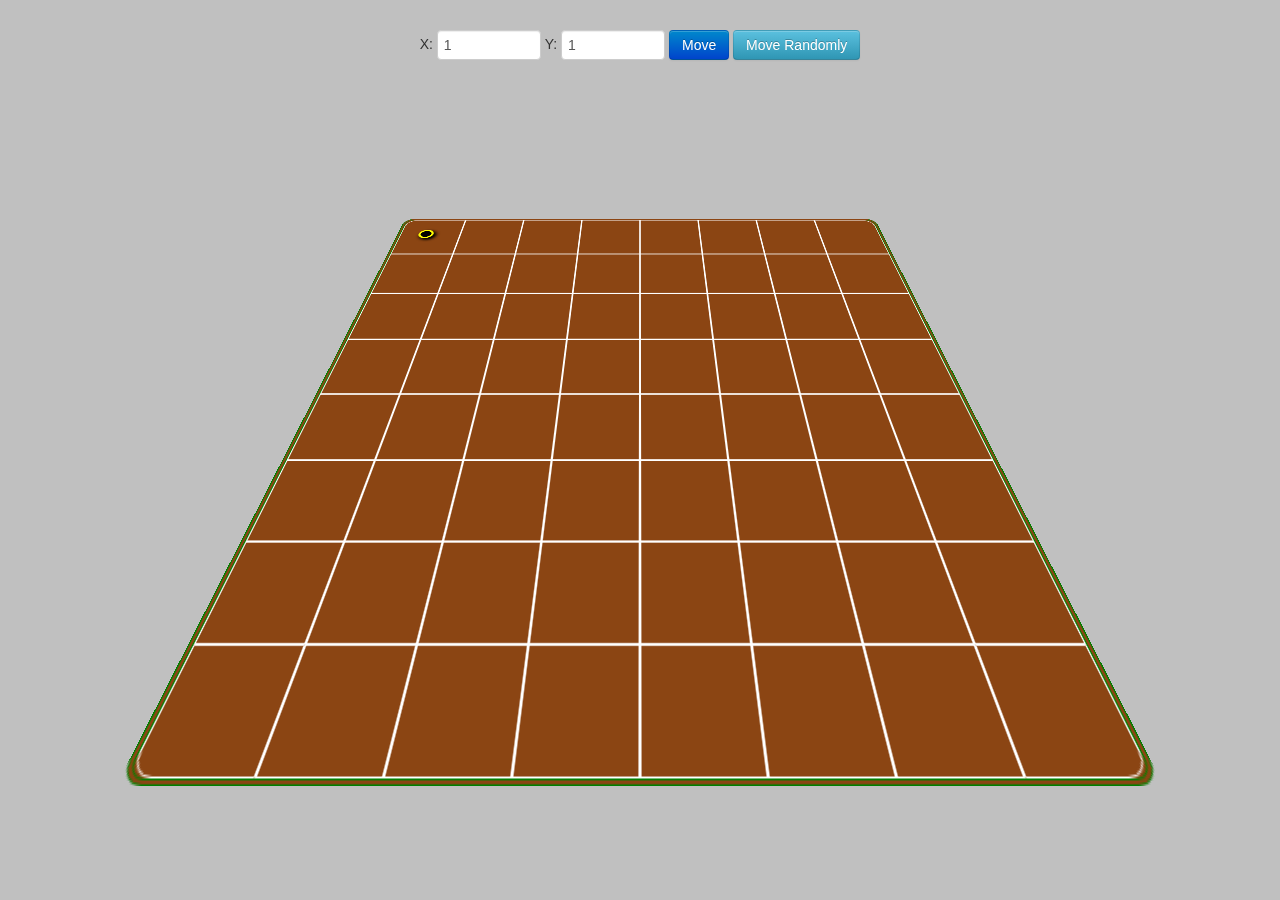
<file: chessman/index.html>
<!DOCTYPE html>
<html lang="en_us">
<head>
    <link href="../bootstrap.css" rel="stylesheet">
    <link href="./style.css" rel="stylesheet">

    <!-- Le HTML5 shim, for IE6-8 support of HTML5 elements -->
    <!--[if lt IE 9]>
    <script src="../js/html5shiv.js"></script>
    <![endif]-->

    <title>CSS3 Transition Example</title>
</head>

<body>
    <div class="container">

        <div id="control" class="form-inline">
            <label for="chessman-x">X: </label>
            <input type="number" max="8" min="1" class="input-small" id="chessman-x" value="1">
            <label for="chessman-y">Y: </label>
            <input type="number" max="8" min="1" class="input-small" id="chessman-y" value="1">

            <button id="move" class="btn btn-primary">Move</button>
            <button id="move-randomly" class="btn btn-info">Move Randomly</button>
        </div>

        <div id="board">
            <div id="board-grids"></div>
        </div>
    </div>



    <script src="../jquery.js"></script>
    <script src="../js/bootstrap-transition.js"></script>
    <script src="../js/bootstrap-alert.js"></script>
    <script src="../js/bootstrap-modal.js"></script>
    <script src="../js/bootstrap-dropdown.js"></script>
    <script src="../js/bootstrap-scrollspy.js"></script>
    <script src="../js/bootstrap-tab.js"></script>
    <script src="../js/bootstrap-tooltip.js"></script>
    <script src="../js/bootstrap-popover.js"></script>
    <script src="../js/bootstrap-button.js"></script>
    <script src="../js/bootstrap-collapse.js"></script>
    <script src="../js/bootstrap-carousel.js"></script>
    <script src="../js/bootstrap-typeahead.js"></script>
    <script src="../js/bootstrap-affix.js"></script>
    <script src="./main.js"></script>

</body>
</html>
</file>
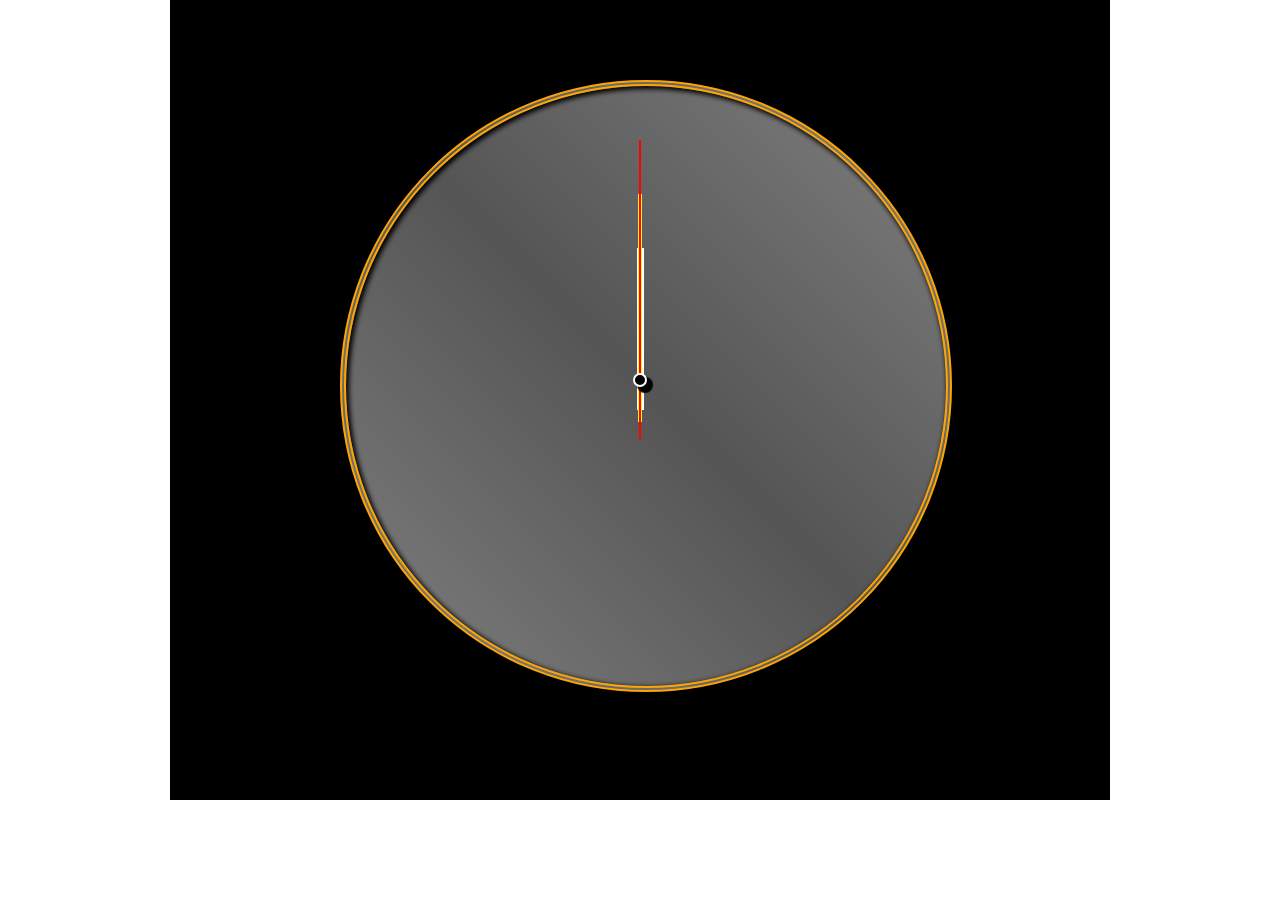
<file: clock/index.html>
<!DOCTYPE html>
<html lang="en_us">
<head>
    <link href="../bootstrap.css" rel="stylesheet">
    <link href="./style.css" rel="stylesheet">

    <!-- Le HTML5 shim, for IE6-8 support of HTML5 elements -->
    <!--[if lt IE 9]>
    <script src="../js/html5shiv.js"></script>
    <![endif]-->

    <title>CSS3 Clock</title>
</head>

<body>
<div id="clock-container" class="container">

    <div id="board">
        <div id="points"></div>
        <div id="pointer-base"></div>
    </div>

    <div id="hour-pointer-layer" class="pointer-layer">
        <div class="pointer"></div>
    </div>

    <div id="minute-pointer-layer" class="pointer-layer">
        <div class="pointer"></div>
    </div>

    <div id="second-pointer-layer" class="pointer-layer">
        <div class="pointer"></div>
    </div>

</div>

<script src="../jquery.js"></script>
<script src="../js/bootstrap-transition.js"></script>
<script src="../js/bootstrap-alert.js"></script>
<script src="../js/bootstrap-modal.js"></script>
<script src="../js/bootstrap-dropdown.js"></script>
<script src="../js/bootstrap-scrollspy.js"></script>
<script src="../js/bootstrap-tab.js"></script>
<script src="../js/bootstrap-tooltip.js"></script>
<script src="../js/bootstrap-popover.js"></script>
<script src="../js/bootstrap-button.js"></script>
<script src="../js/bootstrap-collapse.js"></script>
<script src="../js/bootstrap-carousel.js"></script>
<script src="../js/bootstrap-typeahead.js"></script>
<script src="../js/bootstrap-affix.js"></script>
<script src="./main.js"></script>

</body>
</html>
</file>
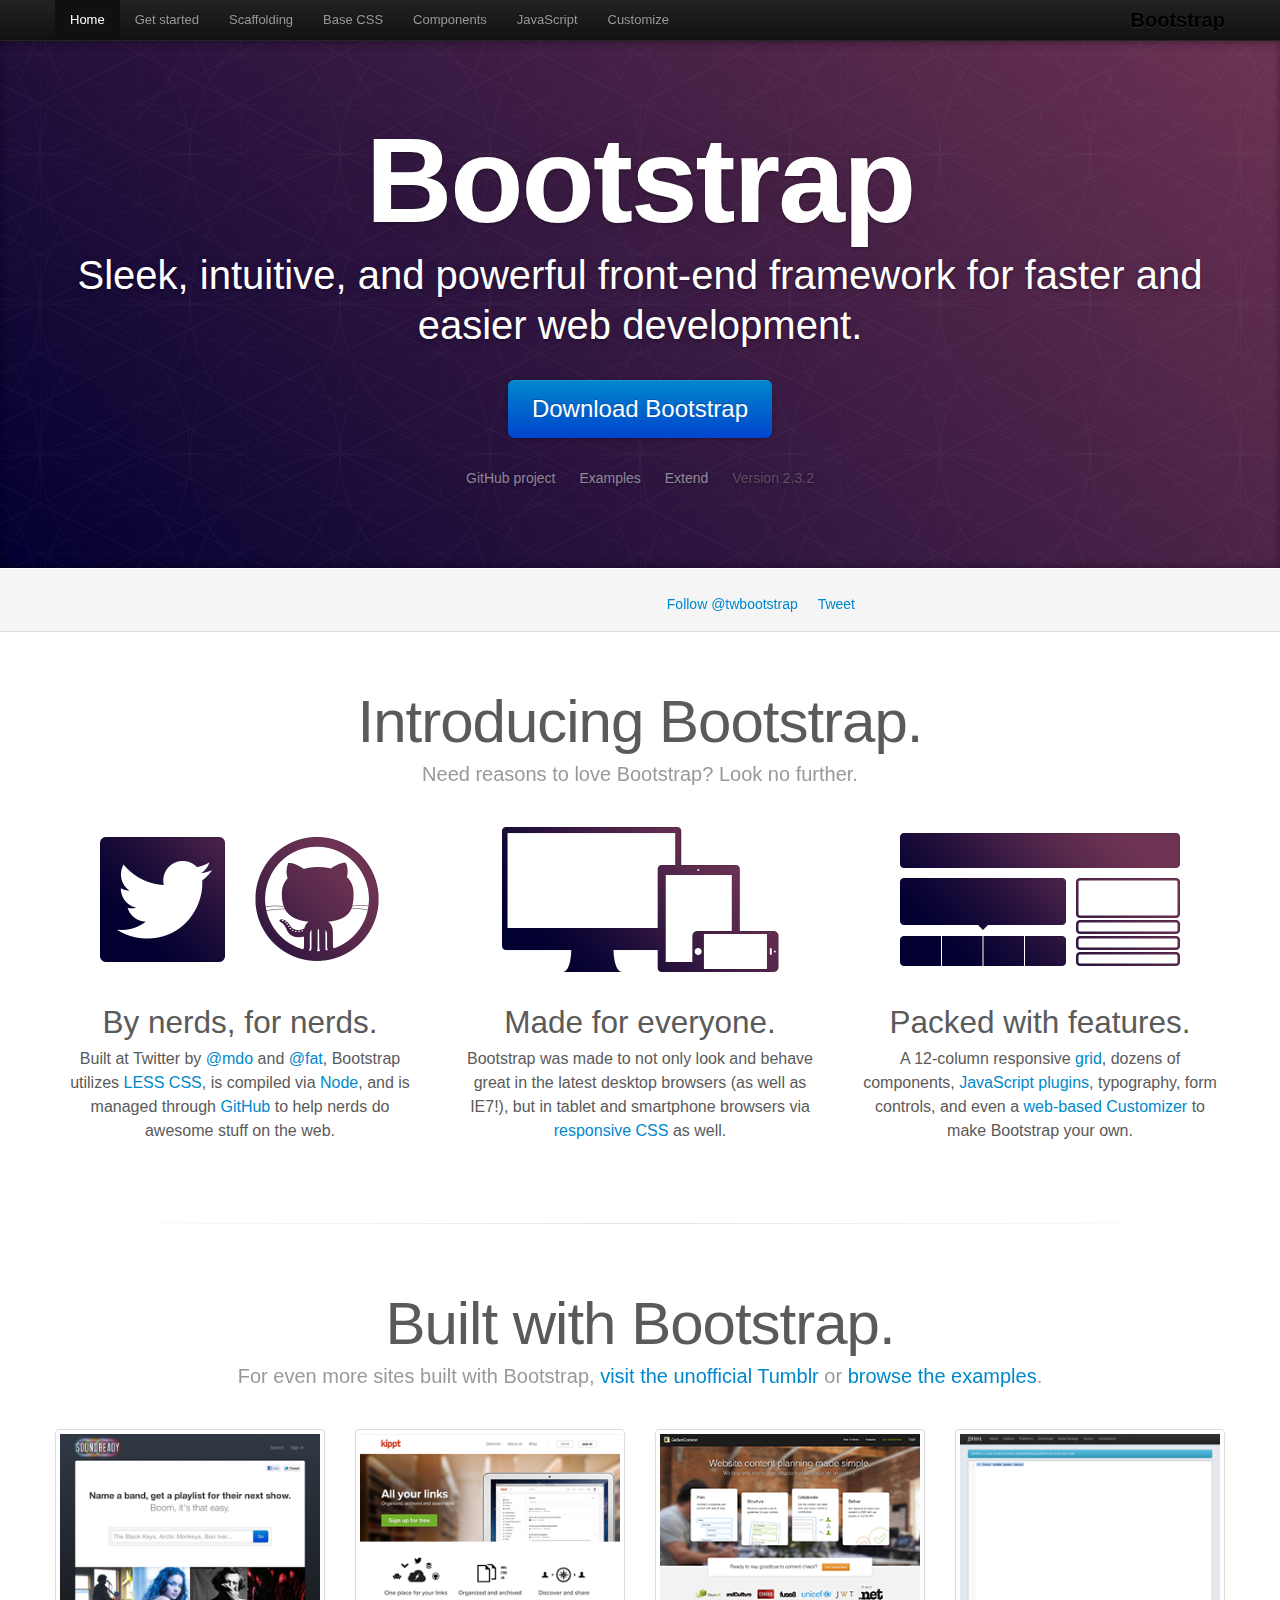
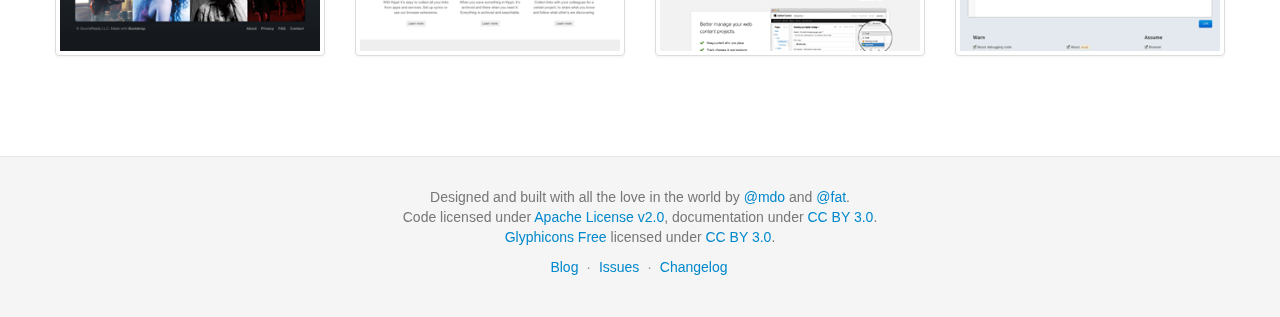
<file: docs/index.html>
<!DOCTYPE html>
<html lang="en">
  <head>
    <meta charset="utf-8">
    <title>Bootstrap</title>
    <meta name="viewport" content="width=device-width, initial-scale=1.0">
    <meta name="description" content="">
    <meta name="author" content="">

    <!-- Le styles -->
    <link href="assets/css/bootstrap.css" rel="stylesheet">
    <link href="assets/css/bootstrap-responsive.css" rel="stylesheet">
    <link href="assets/css/docs.css" rel="stylesheet">
    <link href="assets/js/google-code-prettify/prettify.css" rel="stylesheet">

    <!-- Le HTML5 shim, for IE6-8 support of HTML5 elements -->
    <!--[if lt IE 9]>
      <script src="assets/js/html5shiv.js"></script>
    <![endif]-->

    <!-- Le fav and touch icons -->
    <link rel="apple-touch-icon-precomposed" sizes="144x144" href="assets/ico/apple-touch-icon-144-precomposed.png">
    <link rel="apple-touch-icon-precomposed" sizes="114x114" href="assets/ico/apple-touch-icon-114-precomposed.png">
      <link rel="apple-touch-icon-precomposed" sizes="72x72" href="assets/ico/apple-touch-icon-72-precomposed.png">
                    <link rel="apple-touch-icon-precomposed" href="assets/ico/apple-touch-icon-57-precomposed.png">
                                   <link rel="shortcut icon" href="assets/ico/favicon.png">

    <script type="text/javascript">
      var _gaq = _gaq || [];
      _gaq.push(['_setAccount', 'UA-146052-10']);
      _gaq.push(['_trackPageview']);
      (function() {
        var ga = document.createElement('script'); ga.type = 'text/javascript'; ga.async = true;
        ga.src = ('https:' == document.location.protocol ? 'https://ssl' : 'http://www') + '.google-analytics.com/ga.js';
        var s = document.getElementsByTagName('script')[0]; s.parentNode.insertBefore(ga, s);
      })();
    </script>
  </head>

  <body data-spy="scroll" data-target=".bs-docs-sidebar">

    <!-- Navbar
    ================================================== -->
    <div class="navbar navbar-inverse navbar-fixed-top">
      <div class="navbar-inner">
        <div class="container">
          <button type="button" class="btn btn-navbar" data-toggle="collapse" data-target=".nav-collapse">
            <span class="icon-bar"></span>
            <span class="icon-bar"></span>
            <span class="icon-bar"></span>
          </button>
          <a class="brand" href="./index.html">Bootstrap</a>
          <div class="nav-collapse collapse">
            <ul class="nav">
              <li class="active">
                <a href="./index.html">Home</a>
              </li>
              <li class="">
                <a href="./getting-started.html">Get started</a>
              </li>
              <li class="">
                <a href="./scaffolding.html">Scaffolding</a>
              </li>
              <li class="">
                <a href="./base-css.html">Base CSS</a>
              </li>
              <li class="">
                <a href="./components.html">Components</a>
              </li>
              <li class="">
                <a href="./javascript.html">JavaScript</a>
              </li>
              <li class="">
                <a href="./customize.html">Customize</a>
              </li>
            </ul>
          </div>
        </div>
      </div>
    </div>

<div class="jumbotron masthead">
  <div class="container">
    <h1>Bootstrap</h1>
    <p>Sleek, intuitive, and powerful front-end framework for faster and easier web development.</p>
    <p>
      <a href="assets/bootstrap.zip" class="btn btn-primary btn-large" onclick="_gaq.push(['_trackEvent', 'Jumbotron actions', 'Download', 'Download 2.3.2']);">Download Bootstrap</a>
    </p>
    <ul class="masthead-links">
      <li>
        <a href="http://github.com/twitter/bootstrap" onclick="_gaq.push(['_trackEvent', 'Jumbotron actions', 'Jumbotron links', 'GitHub project']);">GitHub project</a>
      </li>
      <li>
        <a href="./getting-started.html#examples" onclick="_gaq.push(['_trackEvent', 'Jumbotron actions', 'Jumbotron links', 'Examples']);">Examples</a>
      </li>
      <li>
        <a href="./extend.html" onclick="_gaq.push(['_trackEvent', 'Jumbotron actions', 'Jumbotron links', 'Extend']);">Extend</a>
      </li>
      <li>
        Version 2.3.2
      </li>
    </ul>
  </div>
</div>

<div class="bs-docs-social">
  <div class="container">
    <ul class="bs-docs-social-buttons">
      <li>
        <iframe class="github-btn" src="http://ghbtns.com/github-btn.html?user=twbs&repo=bootstrap&type=watch&count=true" allowtransparency="true" frameborder="0" scrolling="0" width="100px" height="20px"></iframe>
      </li>
      <li>
        <iframe class="github-btn" src="http://ghbtns.com/github-btn.html?user=twbs&repo=bootstrap&type=fork&count=true" allowtransparency="true" frameborder="0" scrolling="0" width="102px" height="20px"></iframe>
      </li>
      <li class="follow-btn">
        <a href="https://twitter.com/twbootstrap" class="twitter-follow-button" data-link-color="#0069D6" data-show-count="true">Follow @twbootstrap</a>
      </li>
      <li class="tweet-btn">
        <a href="https://twitter.com/share" class="twitter-share-button" data-url="http://twbs.github.com/bootstrap/" data-count="horizontal" data-via="twbootstrap" data-related="mdo:Creator of Twitter Bootstrap">Tweet</a>
      </li>
    </ul>
  </div>
</div>

<div class="container">

  <div class="marketing">

    <h1>Introducing Bootstrap.</h1>
    <p class="marketing-byline">Need reasons to love Bootstrap? Look no further.</p>

    <div class="row-fluid">
      <div class="span4">
        <img class="marketing-img" src="assets/img/bs-docs-twitter-github.png">
        <h2>By nerds, for nerds.</h2>
        <p>Built at Twitter by <a href="http://twitter.com/mdo">@mdo</a> and <a href="http://twitter.com/fat">@fat</a>, Bootstrap utilizes <a href="http://lesscss.org">LESS CSS</a>, is compiled via <a href="http://nodejs.org">Node</a>, and is managed through <a href="http://github.com">GitHub</a> to help nerds do awesome stuff on the web.</p>
      </div>
      <div class="span4">
        <img class="marketing-img" src="assets/img/bs-docs-responsive-illustrations.png">
        <h2>Made for everyone.</h2>
        <p>Bootstrap was made to not only look and behave great in the latest desktop browsers (as well as IE7!), but in tablet and smartphone browsers via <a href="./scaffolding.html#responsive">responsive CSS</a> as well.</p>
      </div>
      <div class="span4">
        <img class="marketing-img" src="assets/img/bs-docs-bootstrap-features.png">
        <h2>Packed with features.</h2>
        <p>A 12-column responsive <a href="./scaffolding.html#gridSystem">grid</a>, dozens of components, <a href="./javascript.html">JavaScript plugins</a>, typography, form controls, and even a <a href="./customize.html">web-based Customizer</a> to make Bootstrap your own.</p>
      </div>
    </div>

    <hr class="soften">

    <h1>Built with Bootstrap.</h1>
    <p class="marketing-byline">For even more sites built with Bootstrap, <a href="http://builtwithbootstrap.tumblr.com/" target="_blank">visit the unofficial Tumblr</a> or <a href="./getting-started.html#examples">browse the examples</a>.</p>
    <div class="row-fluid">
      <ul class="thumbnails example-sites">
        <li class="span3">
          <a class="thumbnail" href="http://soundready.fm/" target="_blank">
            <img src="assets/img/example-sites/soundready.png" alt="SoundReady.fm">
          </a>
        </li>
        <li class="span3">
          <a class="thumbnail" href="http://kippt.com/" target="_blank">
            <img src="assets/img/example-sites/kippt.png" alt="Kippt">
          </a>
        </li>
        <li class="span3">
          <a class="thumbnail" href="http://www.gathercontent.com/" target="_blank">
            <img src="assets/img/example-sites/gathercontent.png" alt="Gather Content">
          </a>
        </li>
        <li class="span3">
          <a class="thumbnail" href="http://www.jshint.com/" target="_blank">
            <img src="assets/img/example-sites/jshint.png" alt="JS Hint">
          </a>
        </li>
      </ul>
     </div>

  </div>

</div>



    <!-- Footer
    ================================================== -->
    <footer class="footer">
      <div class="container">
        <p>Designed and built with all the love in the world by <a href="http://twitter.com/mdo" target="_blank">@mdo</a> and <a href="http://twitter.com/fat" target="_blank">@fat</a>.</p>
        <p>Code licensed under <a href="http://www.apache.org/licenses/LICENSE-2.0" target="_blank">Apache License v2.0</a>, documentation under <a href="http://creativecommons.org/licenses/by/3.0/">CC BY 3.0</a>.</p>
        <p><a href="http://glyphicons.com">Glyphicons Free</a> licensed under <a href="http://creativecommons.org/licenses/by/3.0/">CC BY 3.0</a>.</p>
        <ul class="footer-links">
          <li><a href="http://blog.getbootstrap.com">Blog</a></li>
          <li class="muted">&middot;</li>
          <li><a href="https://github.com/twbs/bootstrap/issues?state=open">Issues</a></li>
          <li class="muted">&middot;</li>
          <li><a href="https://github.com/twbs/bootstrap/releases">Changelog</a></li>
        </ul>
      </div>
    </footer>



    <!-- Le javascript
    ================================================== -->
    <!-- Placed at the end of the document so the pages load faster -->
    <script type="text/javascript" src="http://platform.twitter.com/widgets.js"></script>
    <script src="assets/js/jquery.js"></script>
    <script src="assets/js/bootstrap-transition.js"></script>
    <script src="assets/js/bootstrap-alert.js"></script>
    <script src="assets/js/bootstrap-modal.js"></script>
    <script src="assets/js/bootstrap-dropdown.js"></script>
    <script src="assets/js/bootstrap-scrollspy.js"></script>
    <script src="assets/js/bootstrap-tab.js"></script>
    <script src="assets/js/bootstrap-tooltip.js"></script>
    <script src="assets/js/bootstrap-popover.js"></script>
    <script src="assets/js/bootstrap-button.js"></script>
    <script src="assets/js/bootstrap-collapse.js"></script>
    <script src="assets/js/bootstrap-carousel.js"></script>
    <script src="assets/js/bootstrap-typeahead.js"></script>
    <script src="assets/js/bootstrap-affix.js"></script>

    <script src="assets/js/holder/holder.js"></script>
    <script src="assets/js/google-code-prettify/prettify.js"></script>

    <script src="assets/js/application.js"></script>


    <!-- Analytics
    ================================================== -->
    <script>
      var _gauges = _gauges || [];
      (function() {
        var t   = document.createElement('script');
        t.type  = 'text/javascript';
        t.async = true;
        t.id    = 'gauges-tracker';
        t.setAttribute('data-site-id', '4f0dc9fef5a1f55508000013');
        t.src = '//secure.gaug.es/track.js';
        var s = document.getElementsByTagName('script')[0];
        s.parentNode.insertBefore(t, s);
      })();
    </script>

  </body>
</html>
</file>
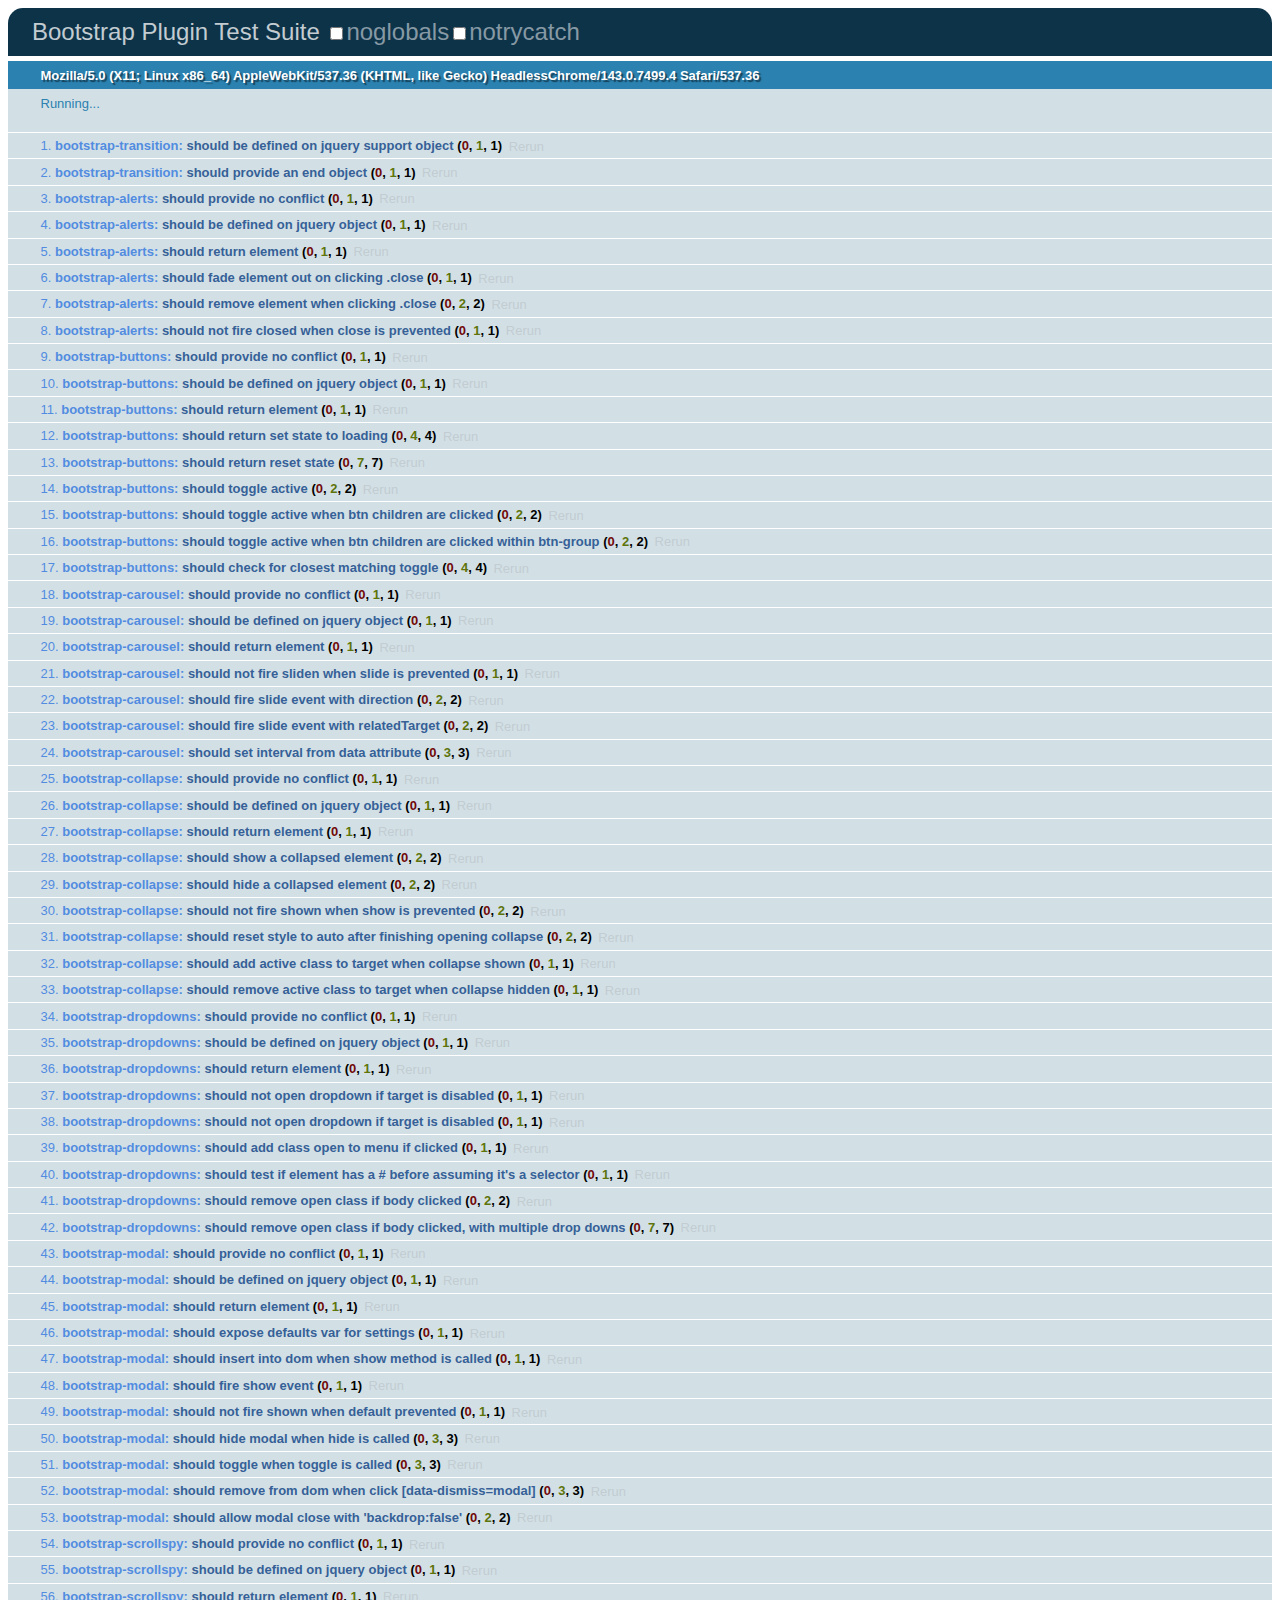
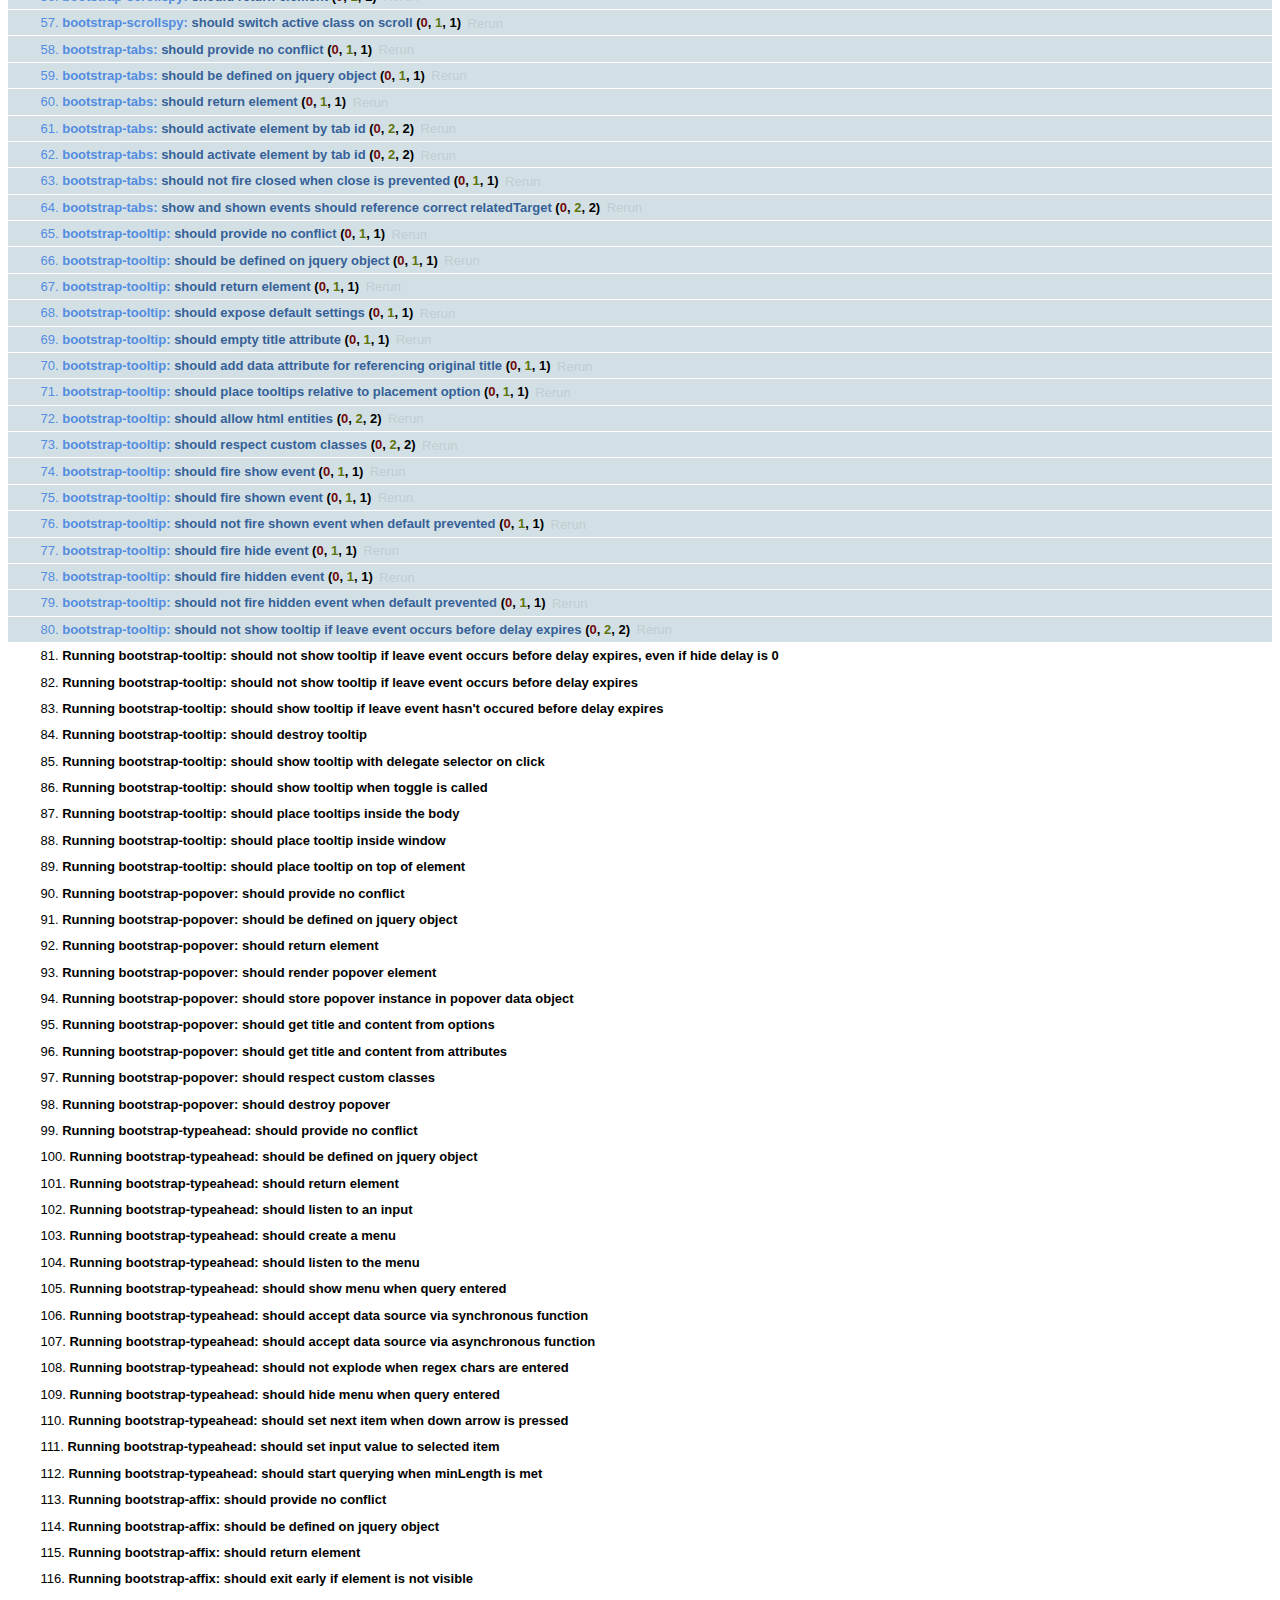
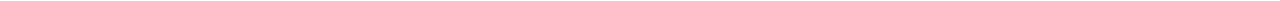
<file: js/tests/index.html>
<!DOCTYPE HTML>
<html>
<head>
  <title>Bootstrap Plugin Test Suite</title>

  <!-- jquery -->
  <!--<script src="http://code.jquery.com/jquery-1.7.min.js"></script>-->
  <script src="vendor/jquery.js"></script>

  <!-- qunit -->
  <link rel="stylesheet" href="vendor/qunit.css" type="text/css" media="screen" />
  <script src="vendor/qunit.js"></script>

  <!-- phantomjs logging script-->
  <script src="unit/bootstrap-phantom.js"></script>

  <!--  plugin sources -->
  <script src="../../js/bootstrap-transition.js"></script>
  <script src="../../js/bootstrap-alert.js"></script>
  <script src="../../js/bootstrap-button.js"></script>
  <script src="../../js/bootstrap-carousel.js"></script>
  <script src="../../js/bootstrap-collapse.js"></script>
  <script src="../../js/bootstrap-dropdown.js"></script>
  <script src="../../js/bootstrap-modal.js"></script>
  <script src="../../js/bootstrap-scrollspy.js"></script>
  <script src="../../js/bootstrap-tab.js"></script>
  <script src="../../js/bootstrap-tooltip.js"></script>
  <script src="../../js/bootstrap-popover.js"></script>
  <script src="../../js/bootstrap-typeahead.js"></script>
  <script src="../../js/bootstrap-affix.js"></script>

  <!-- unit tests -->
  <script src="unit/bootstrap-transition.js"></script>
  <script src="unit/bootstrap-alert.js"></script>
  <script src="unit/bootstrap-button.js"></script>
  <script src="unit/bootstrap-carousel.js"></script>
  <script src="unit/bootstrap-collapse.js"></script>
  <script src="unit/bootstrap-dropdown.js"></script>
  <script src="unit/bootstrap-modal.js"></script>
  <script src="unit/bootstrap-scrollspy.js"></script>
  <script src="unit/bootstrap-tab.js"></script>
  <script src="unit/bootstrap-tooltip.js"></script>
  <script src="unit/bootstrap-popover.js"></script>
  <script src="unit/bootstrap-typeahead.js"></script>
  <script src="unit/bootstrap-affix.js"></script>
</head>
<body>
  <div>
    <h1 id="qunit-header">Bootstrap Plugin Test Suite</h1>
    <h2 id="qunit-banner"></h2>
    <h2 id="qunit-userAgent"></h2>
    <ol id="qunit-tests"></ol>
    <div id="qunit-fixture"></div>
  </div>
</body>
</html>
</file>
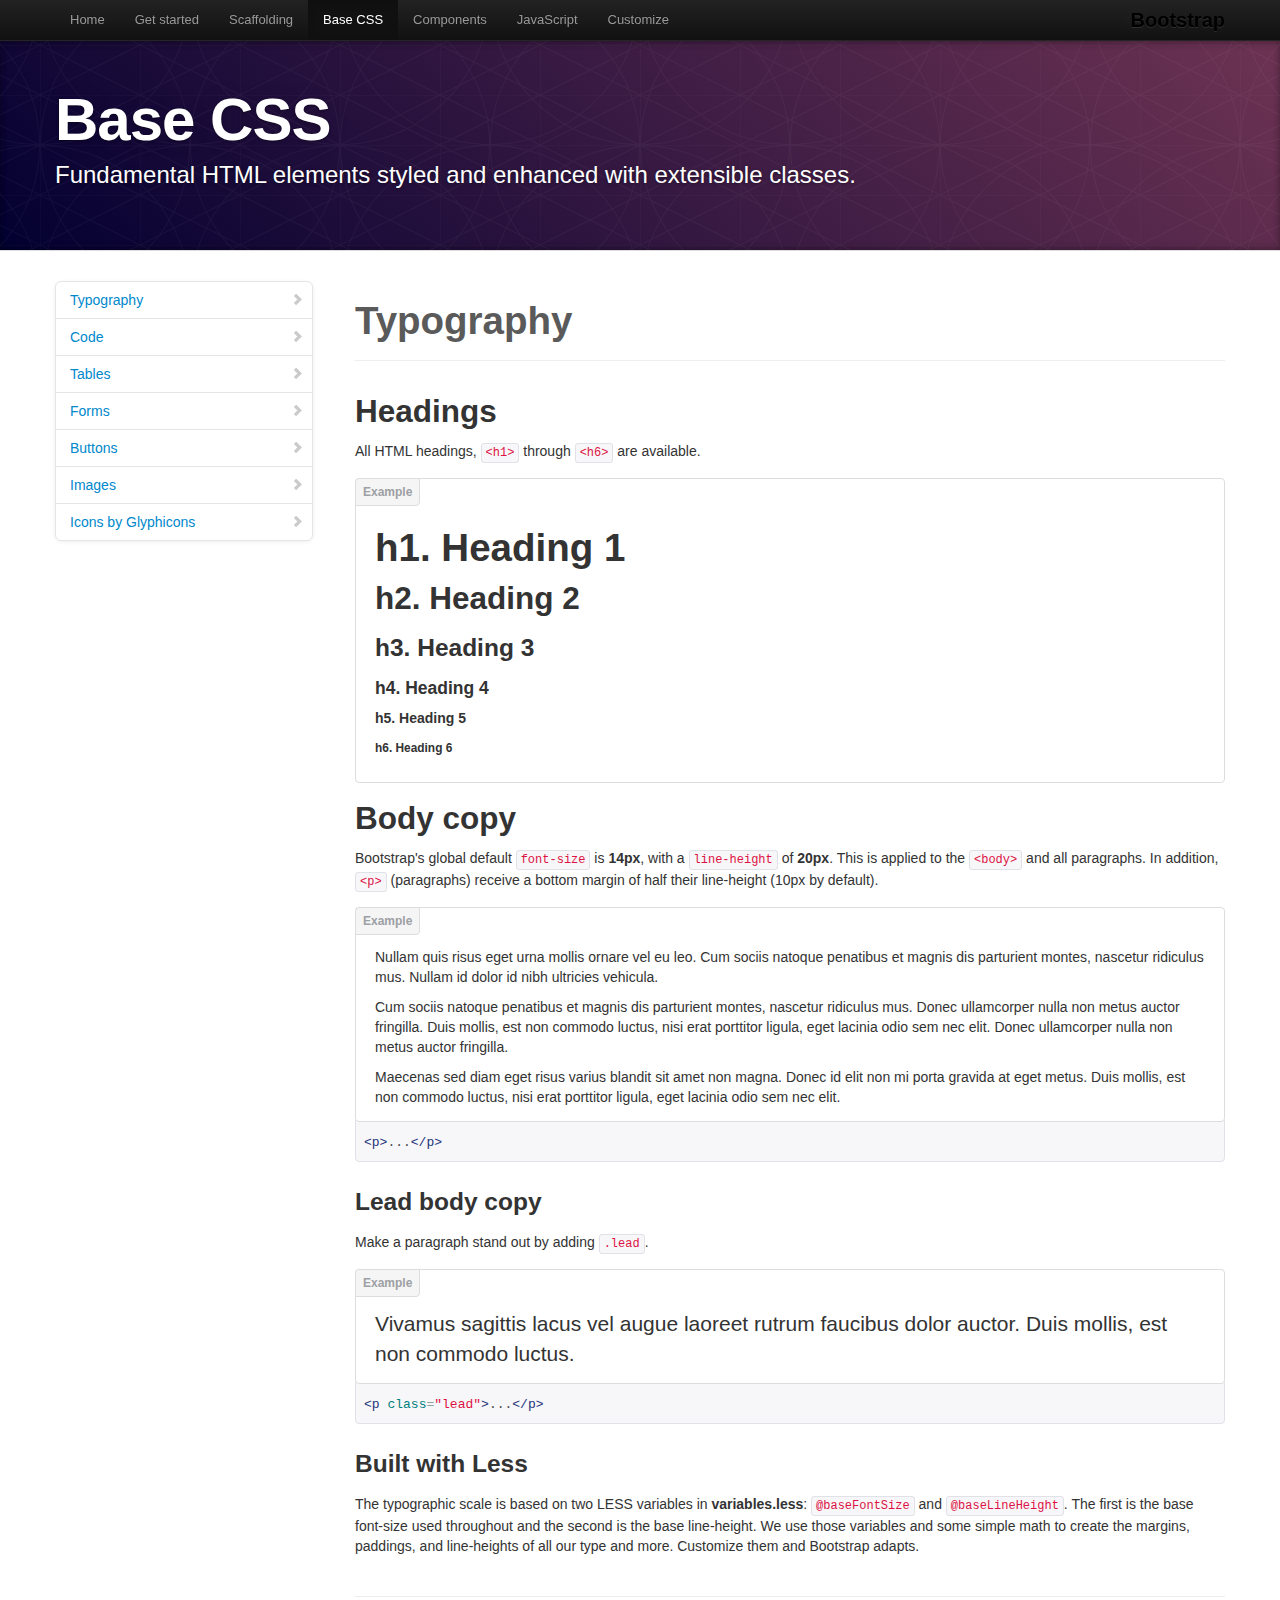
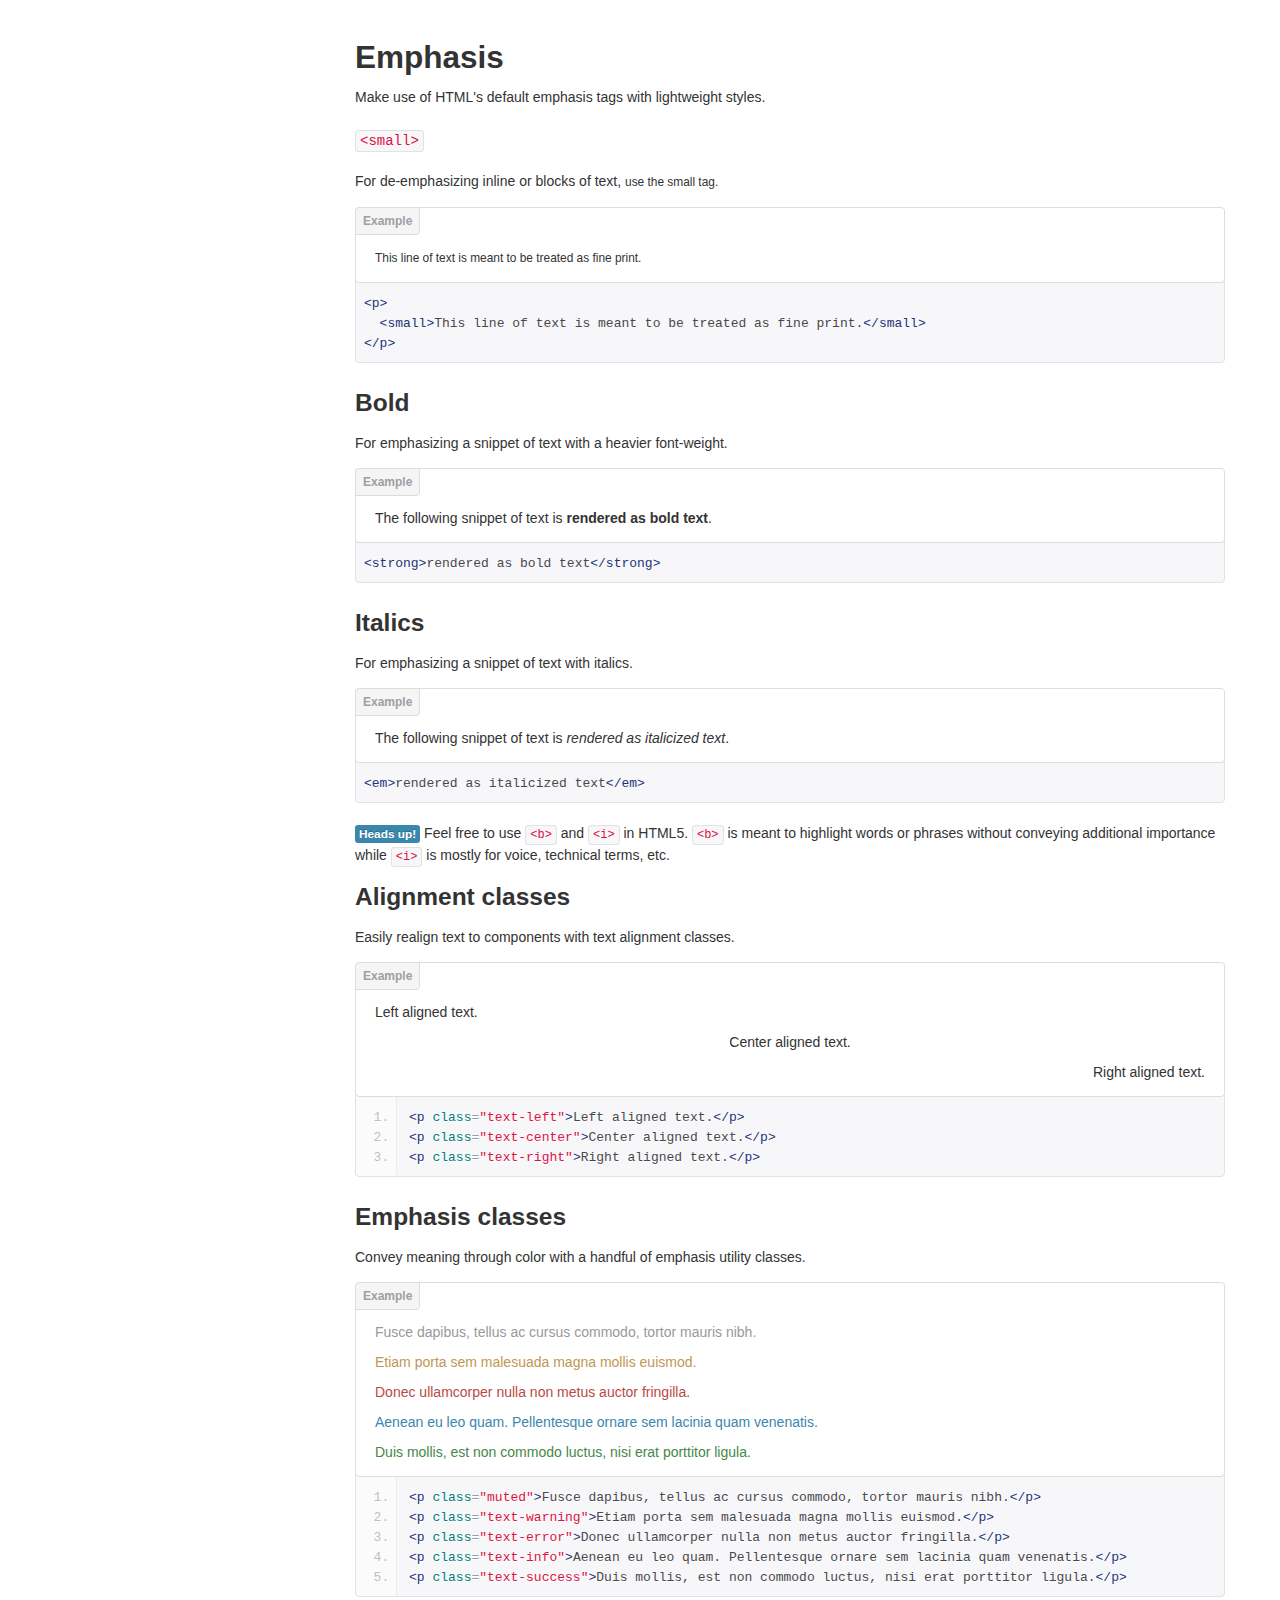
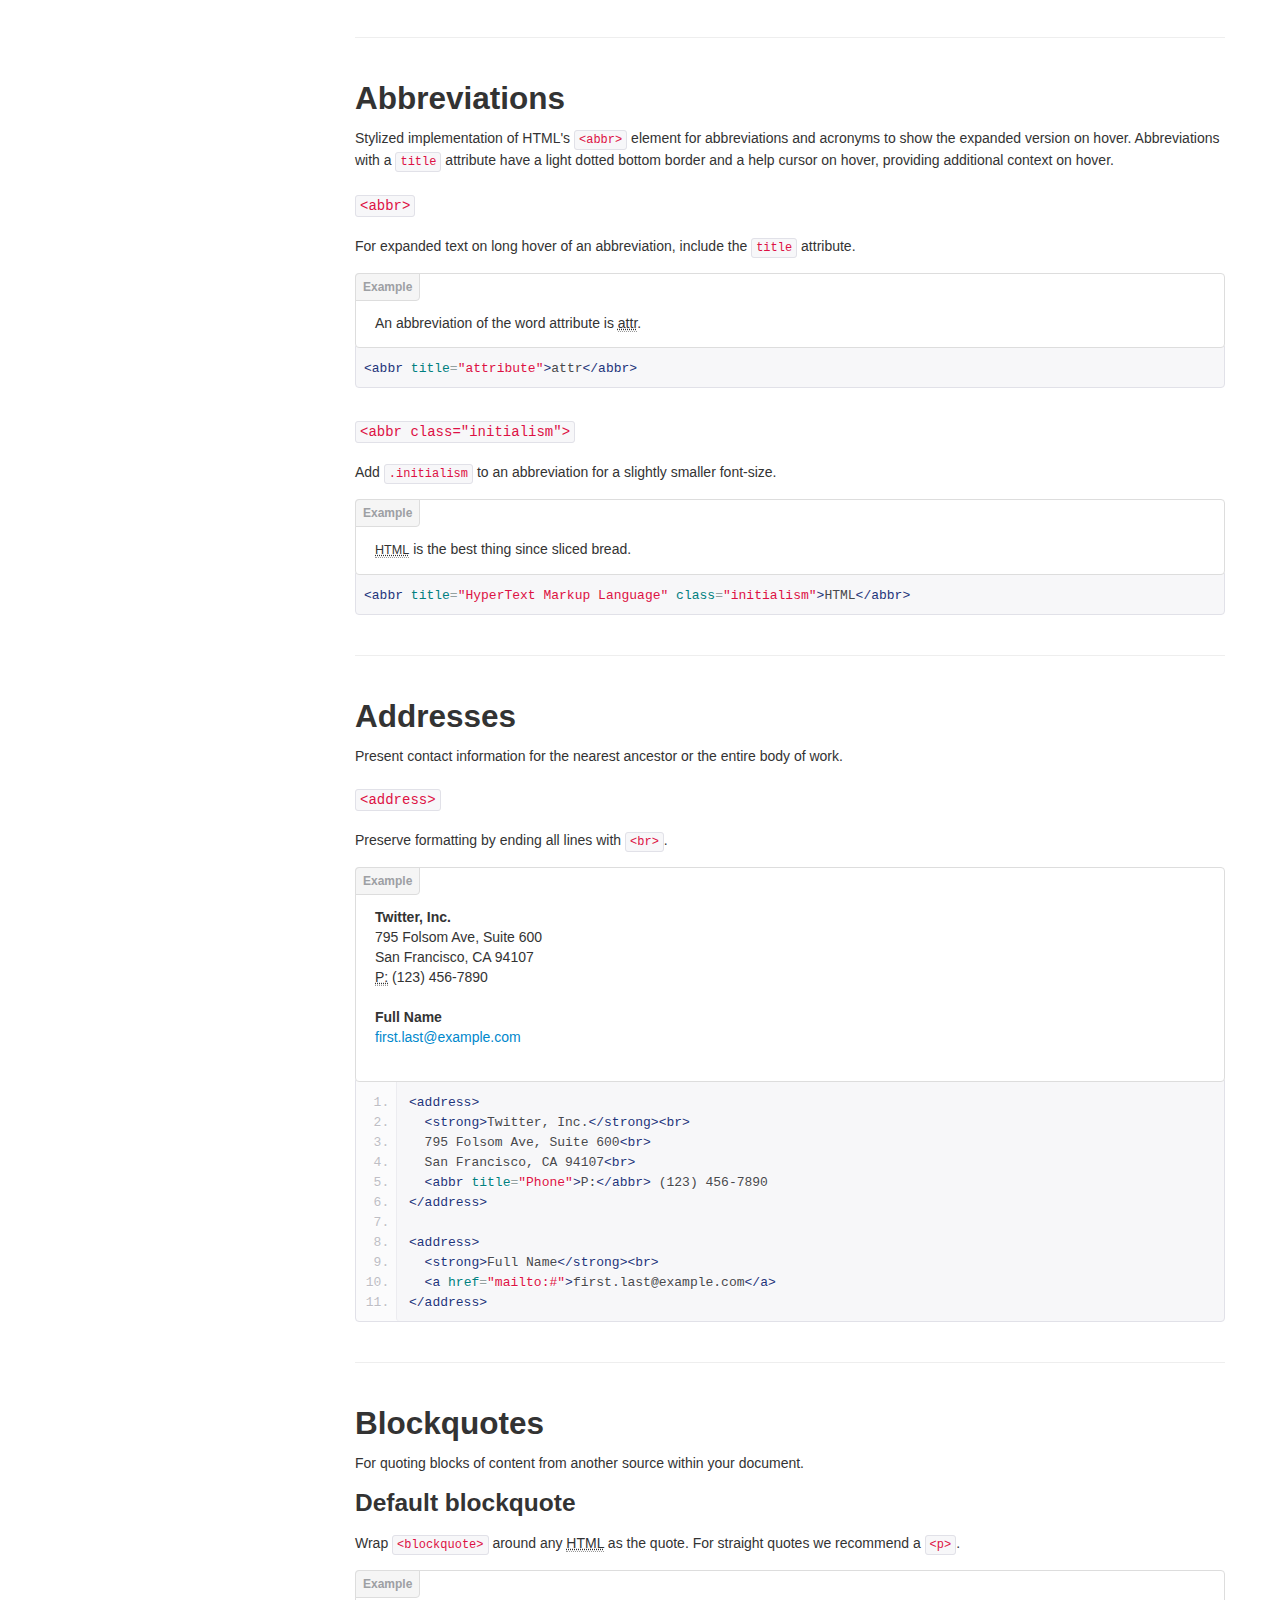
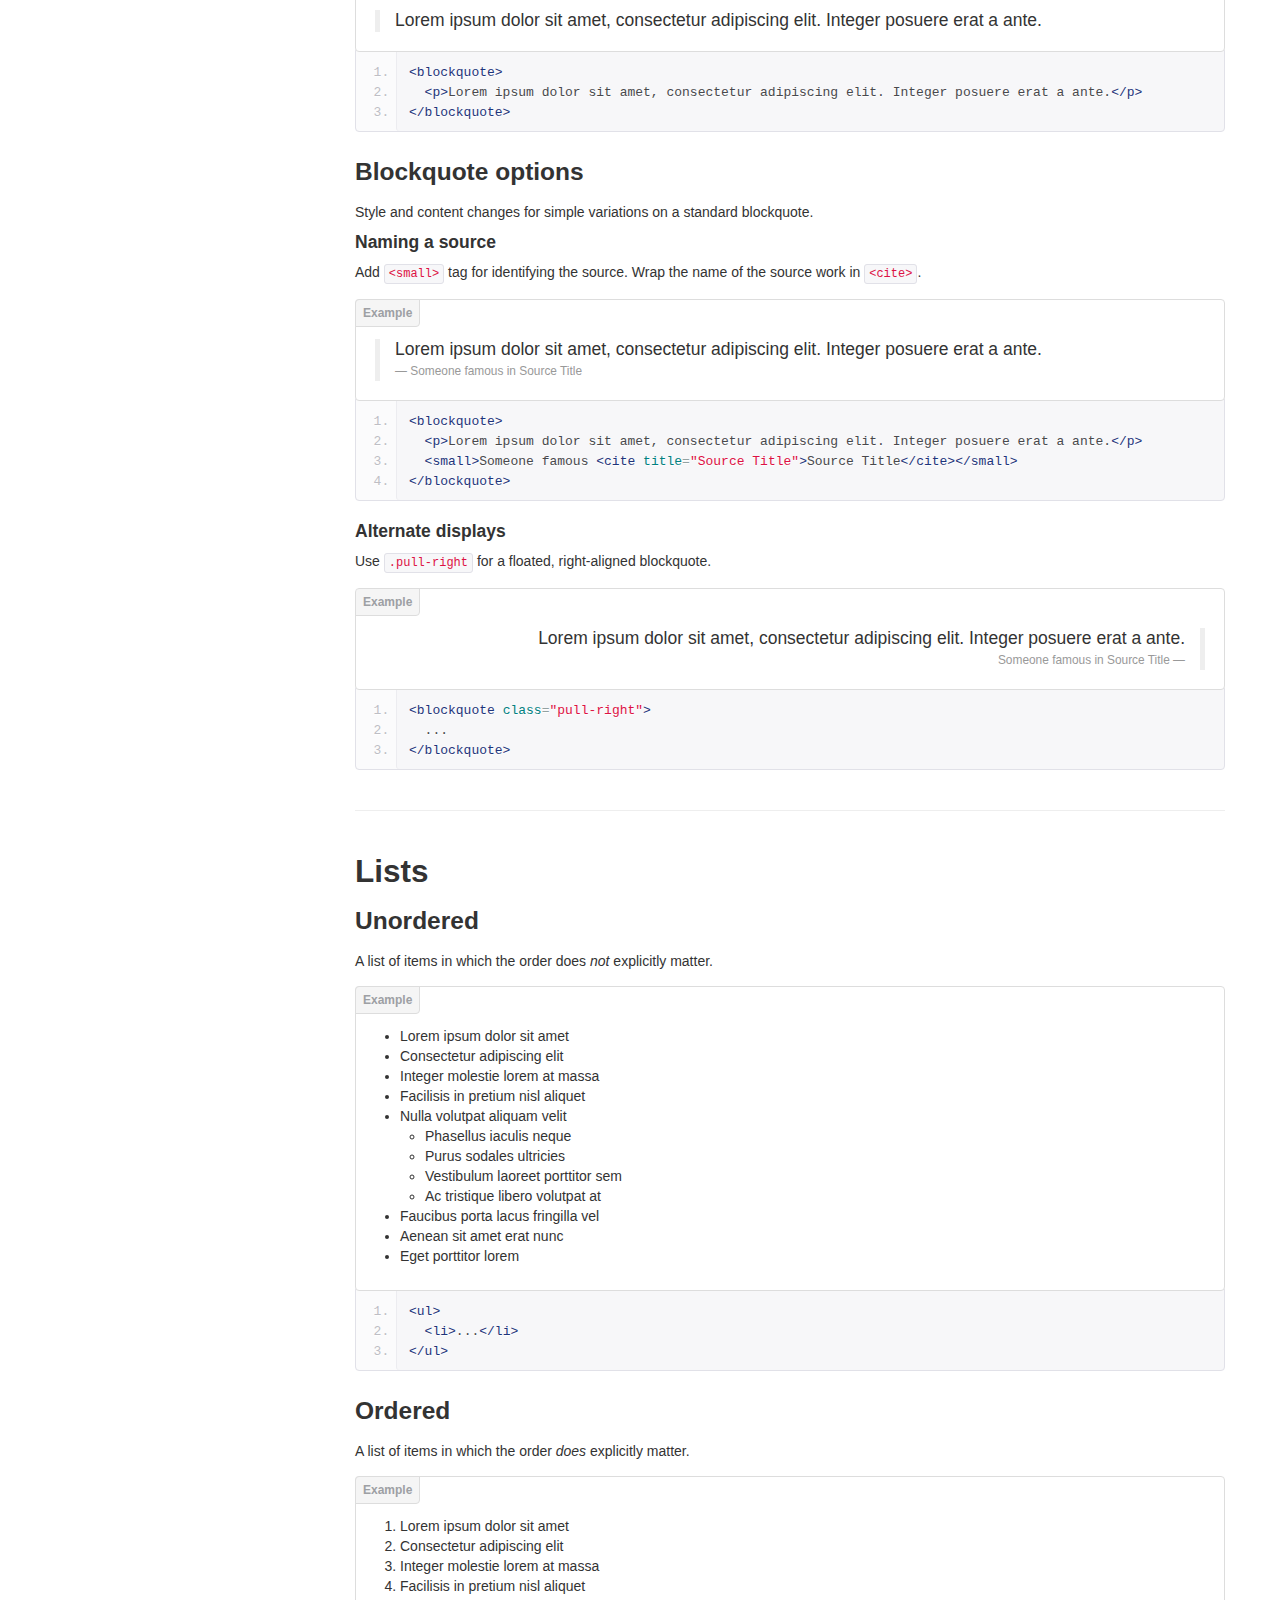
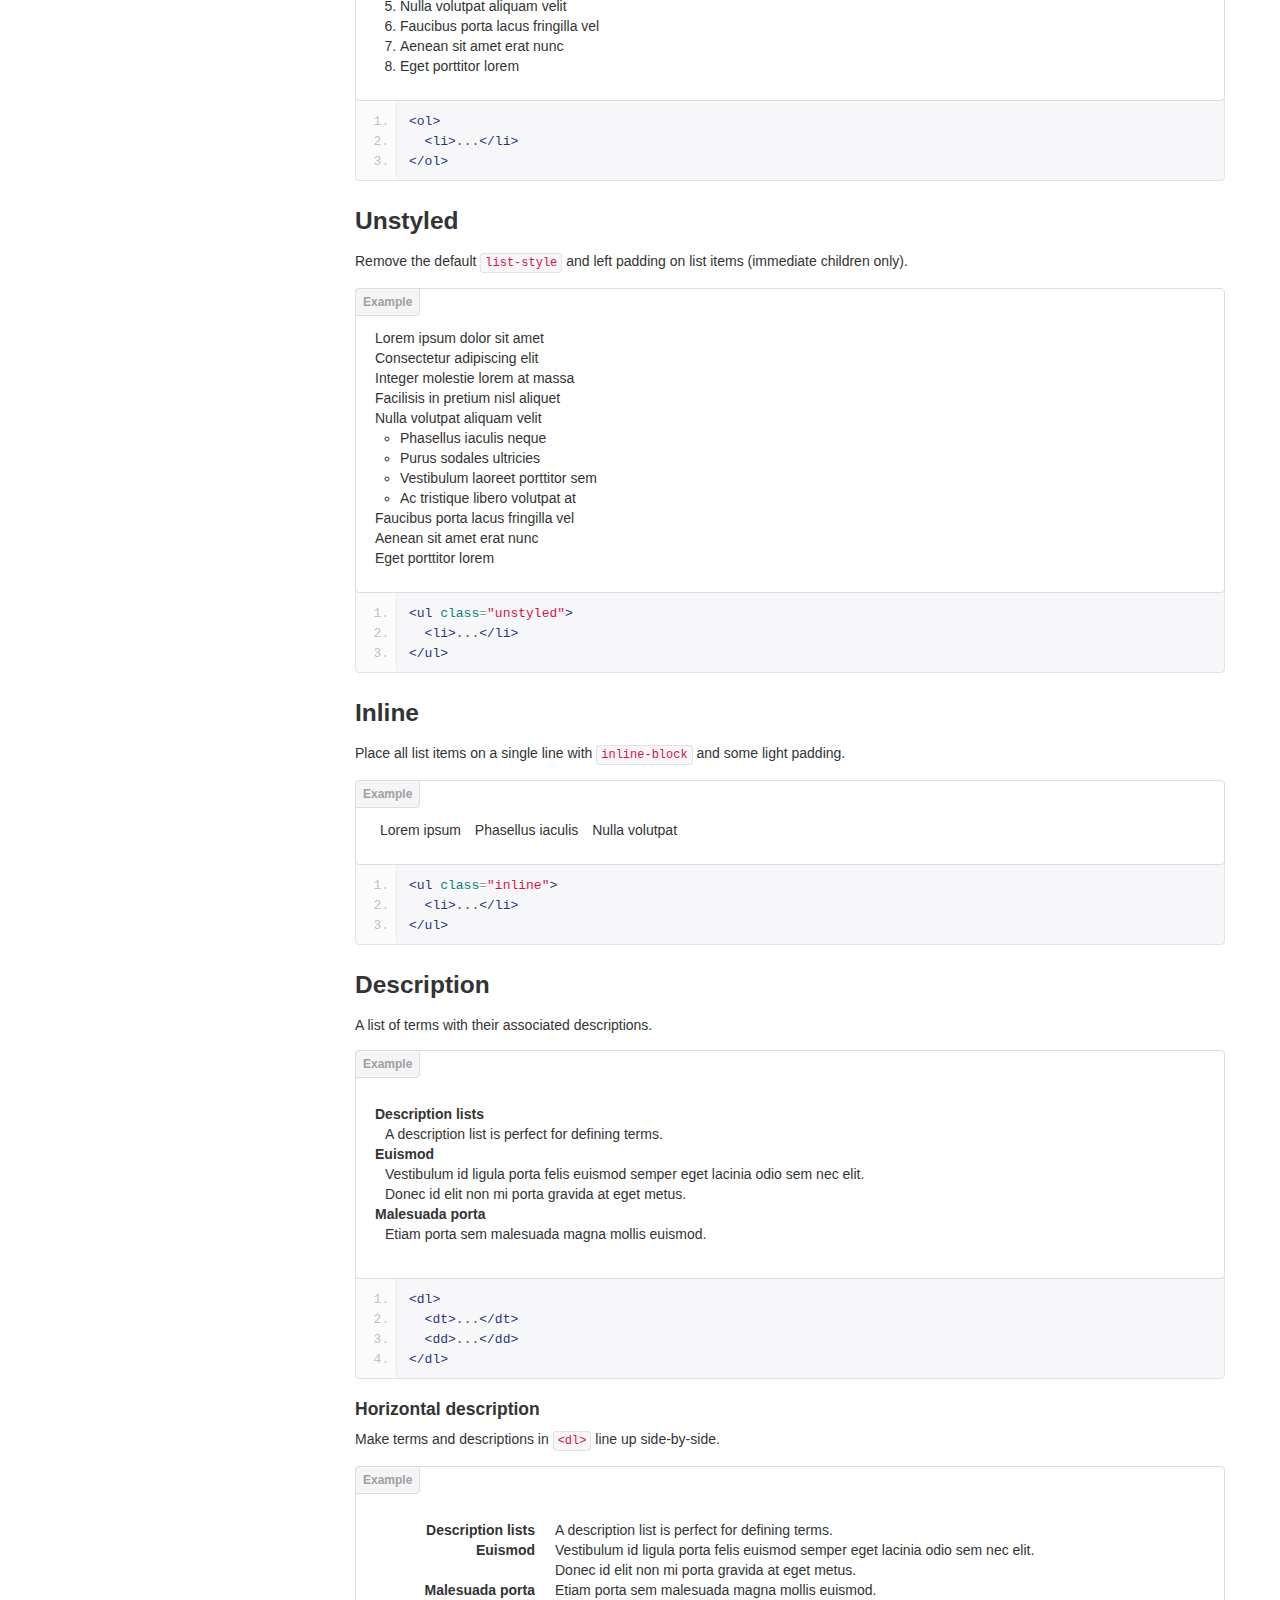
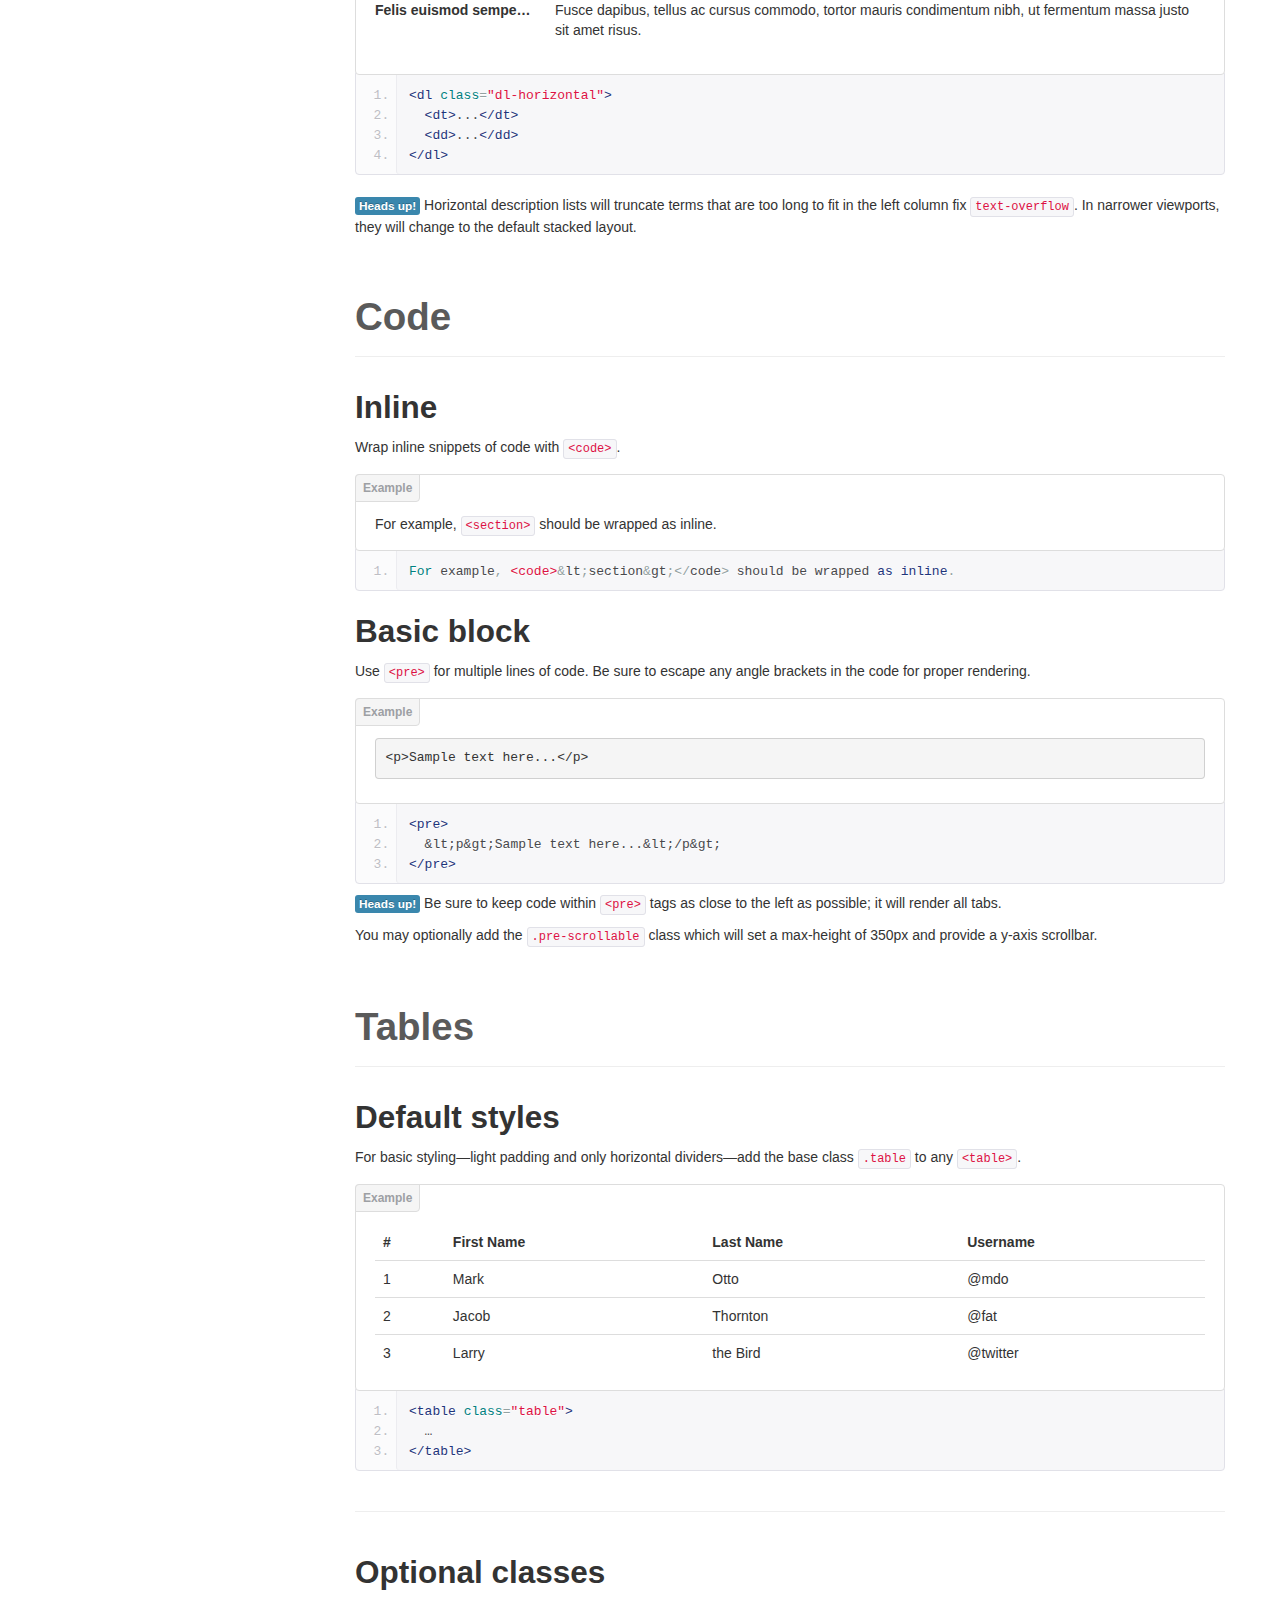
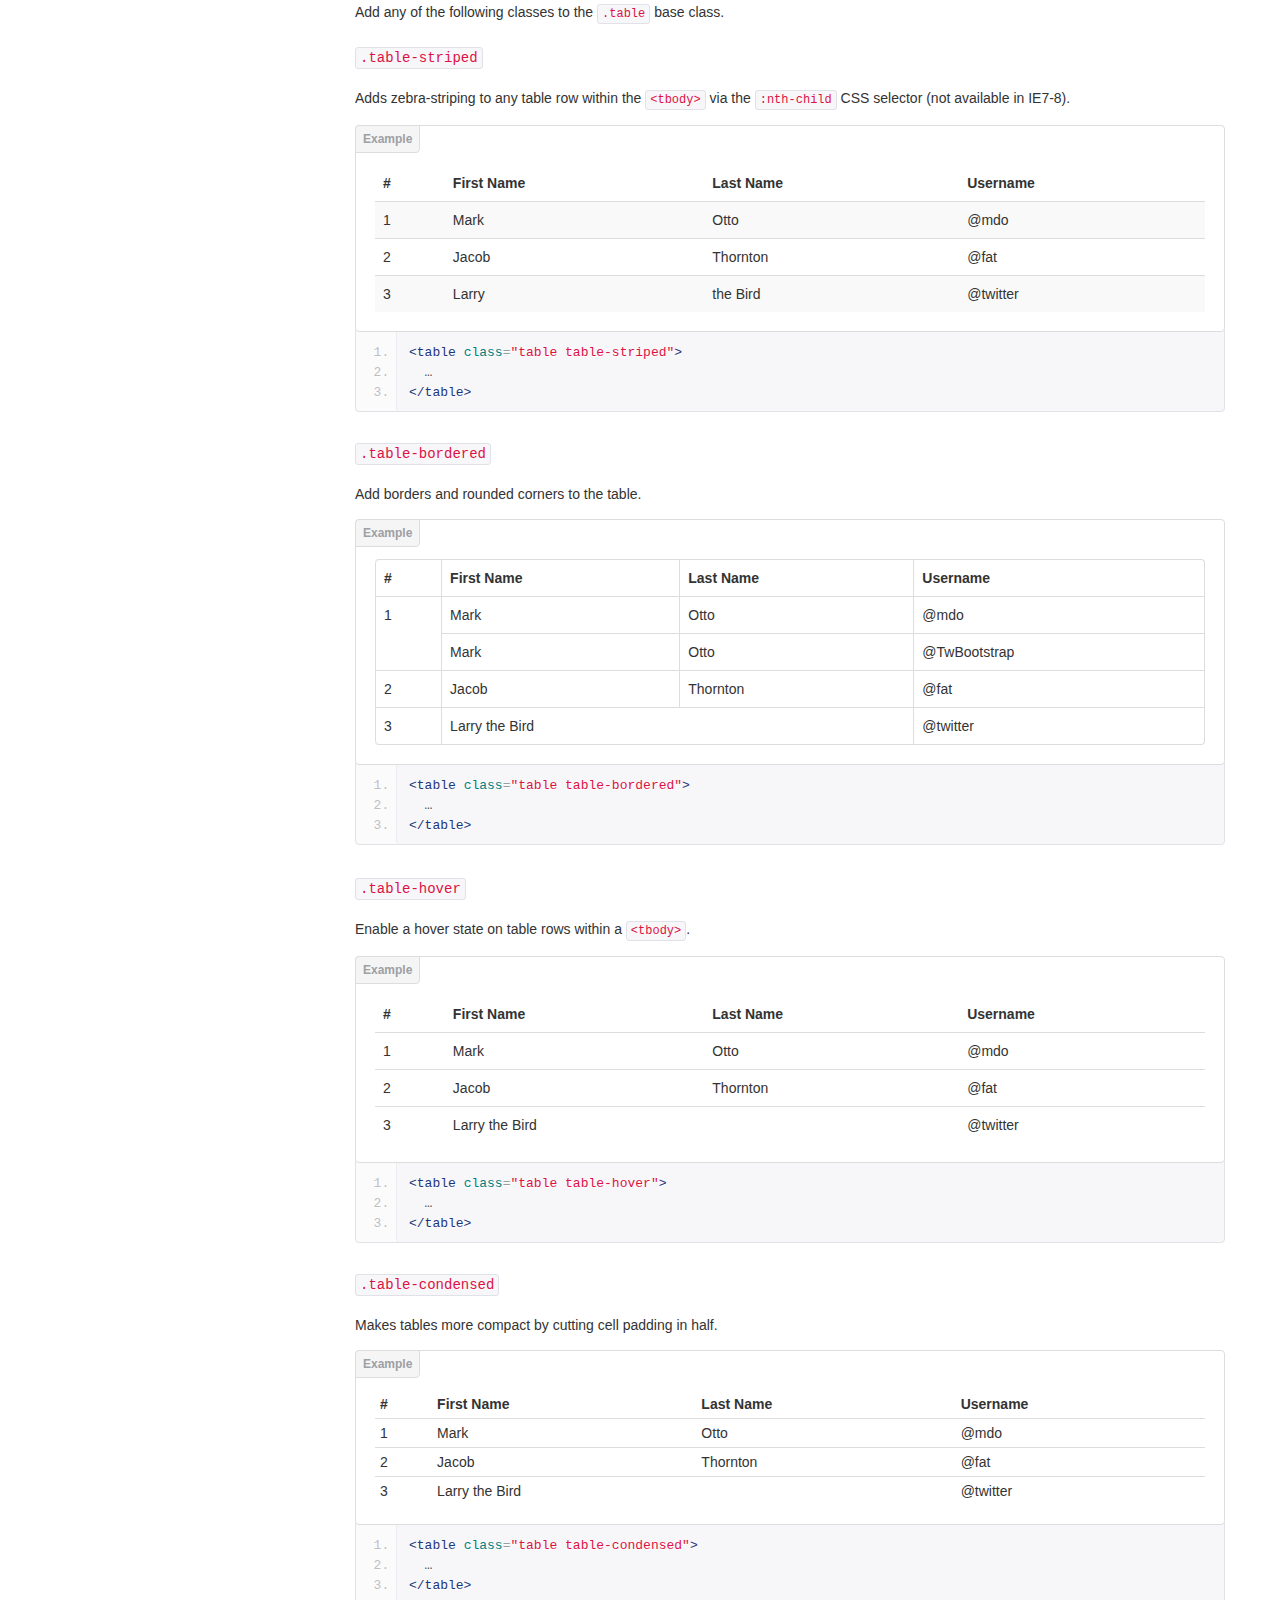
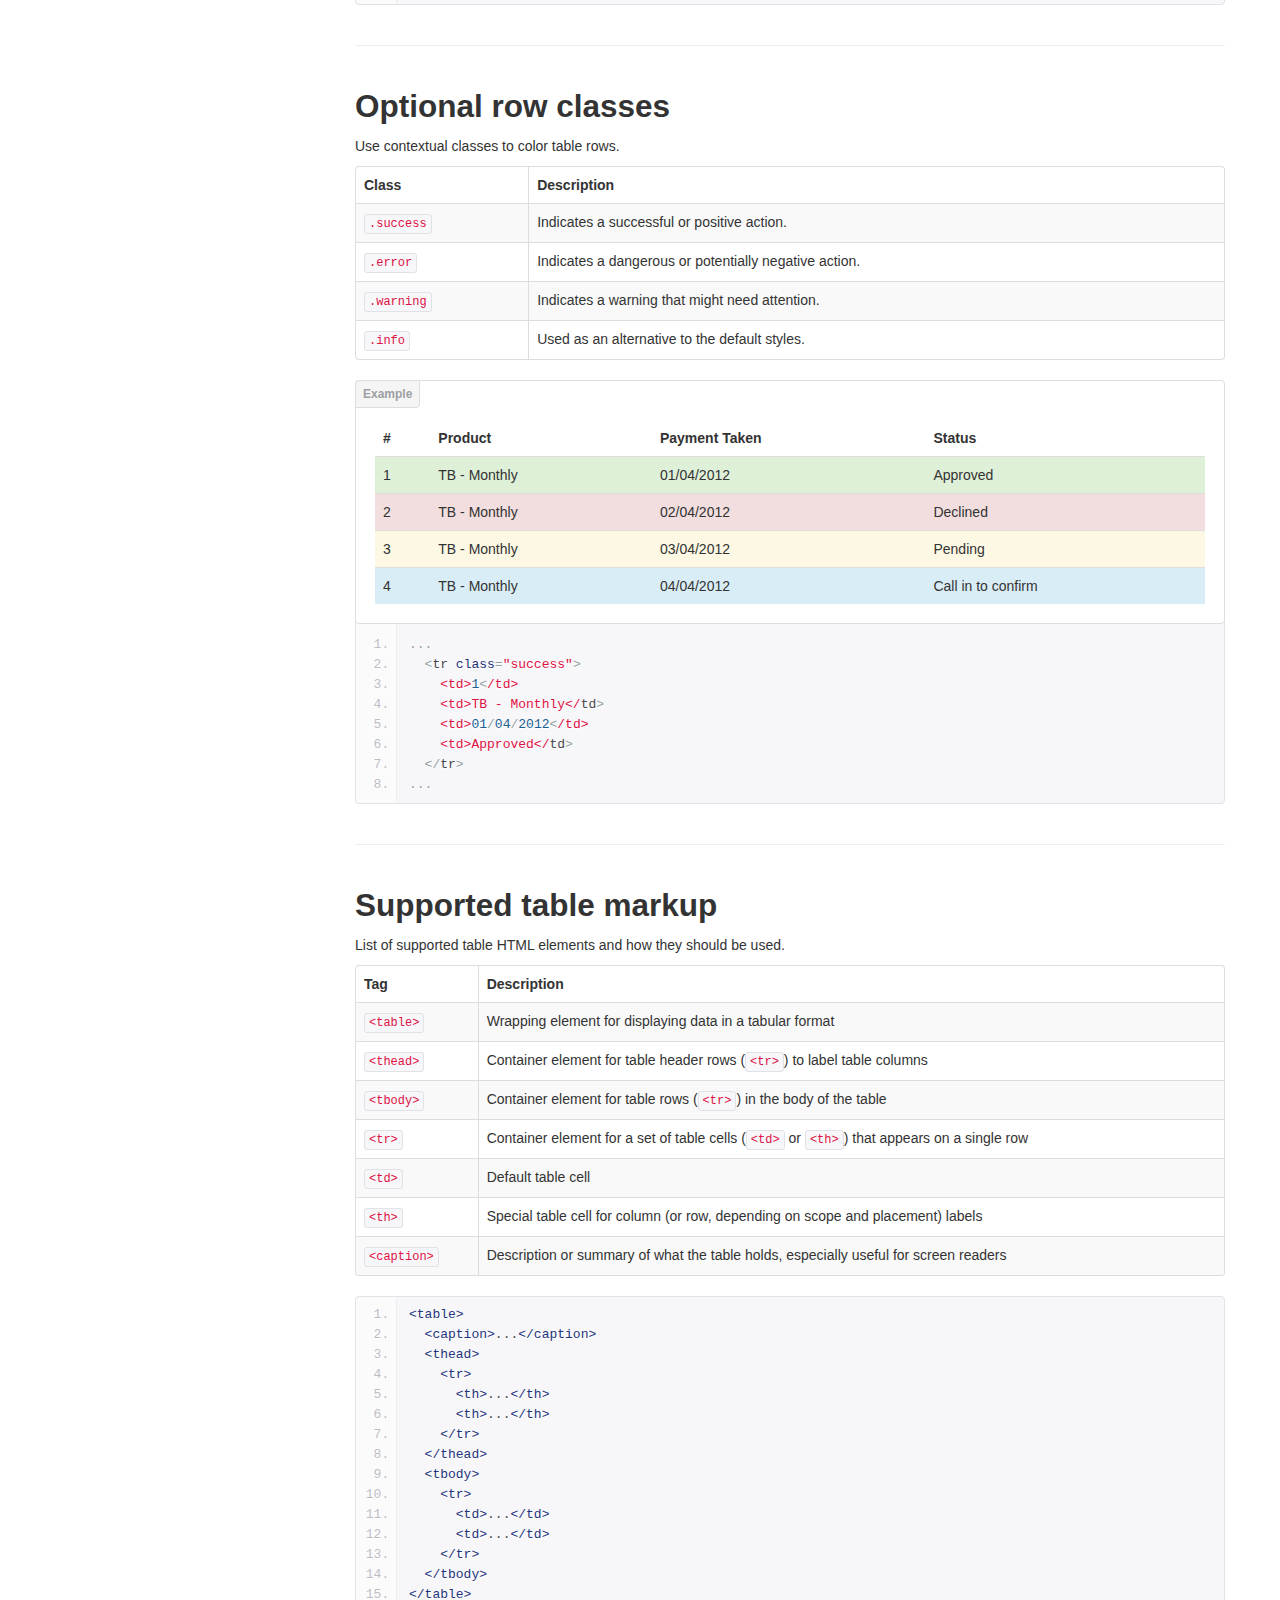
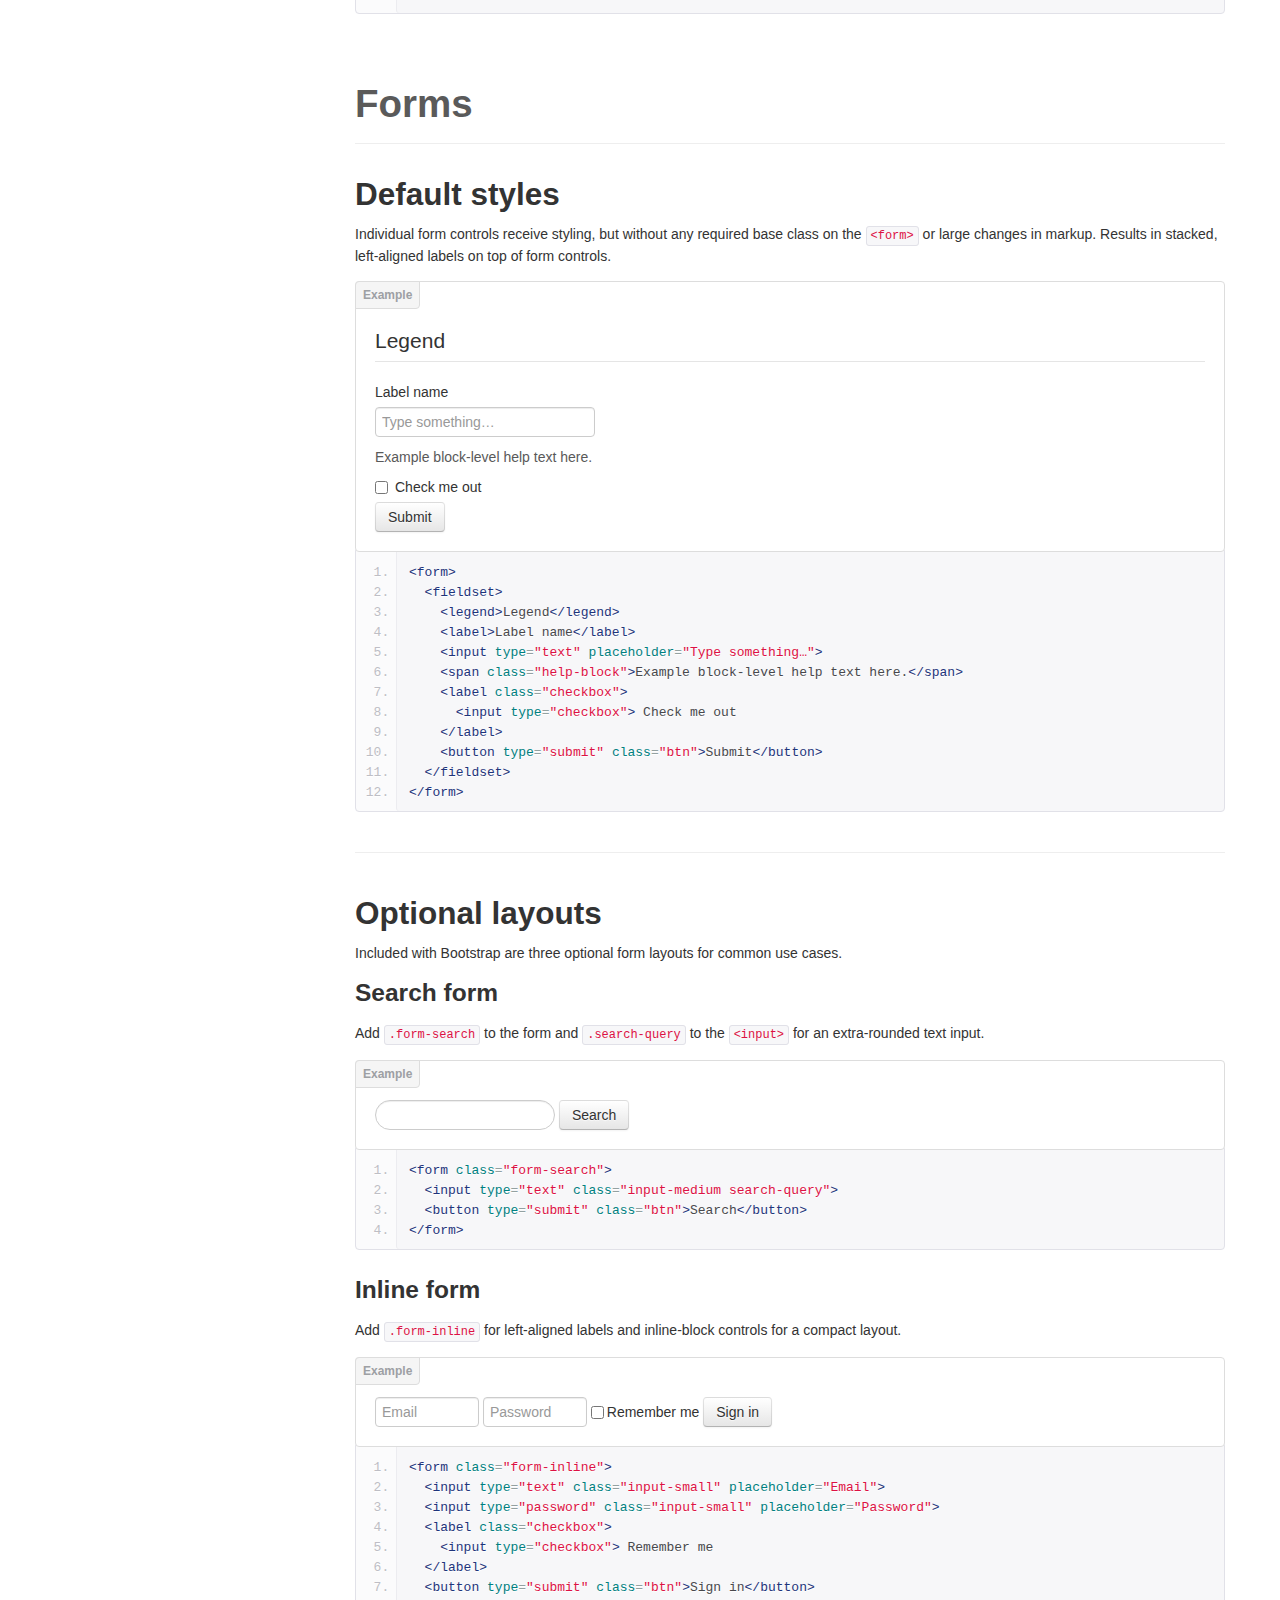
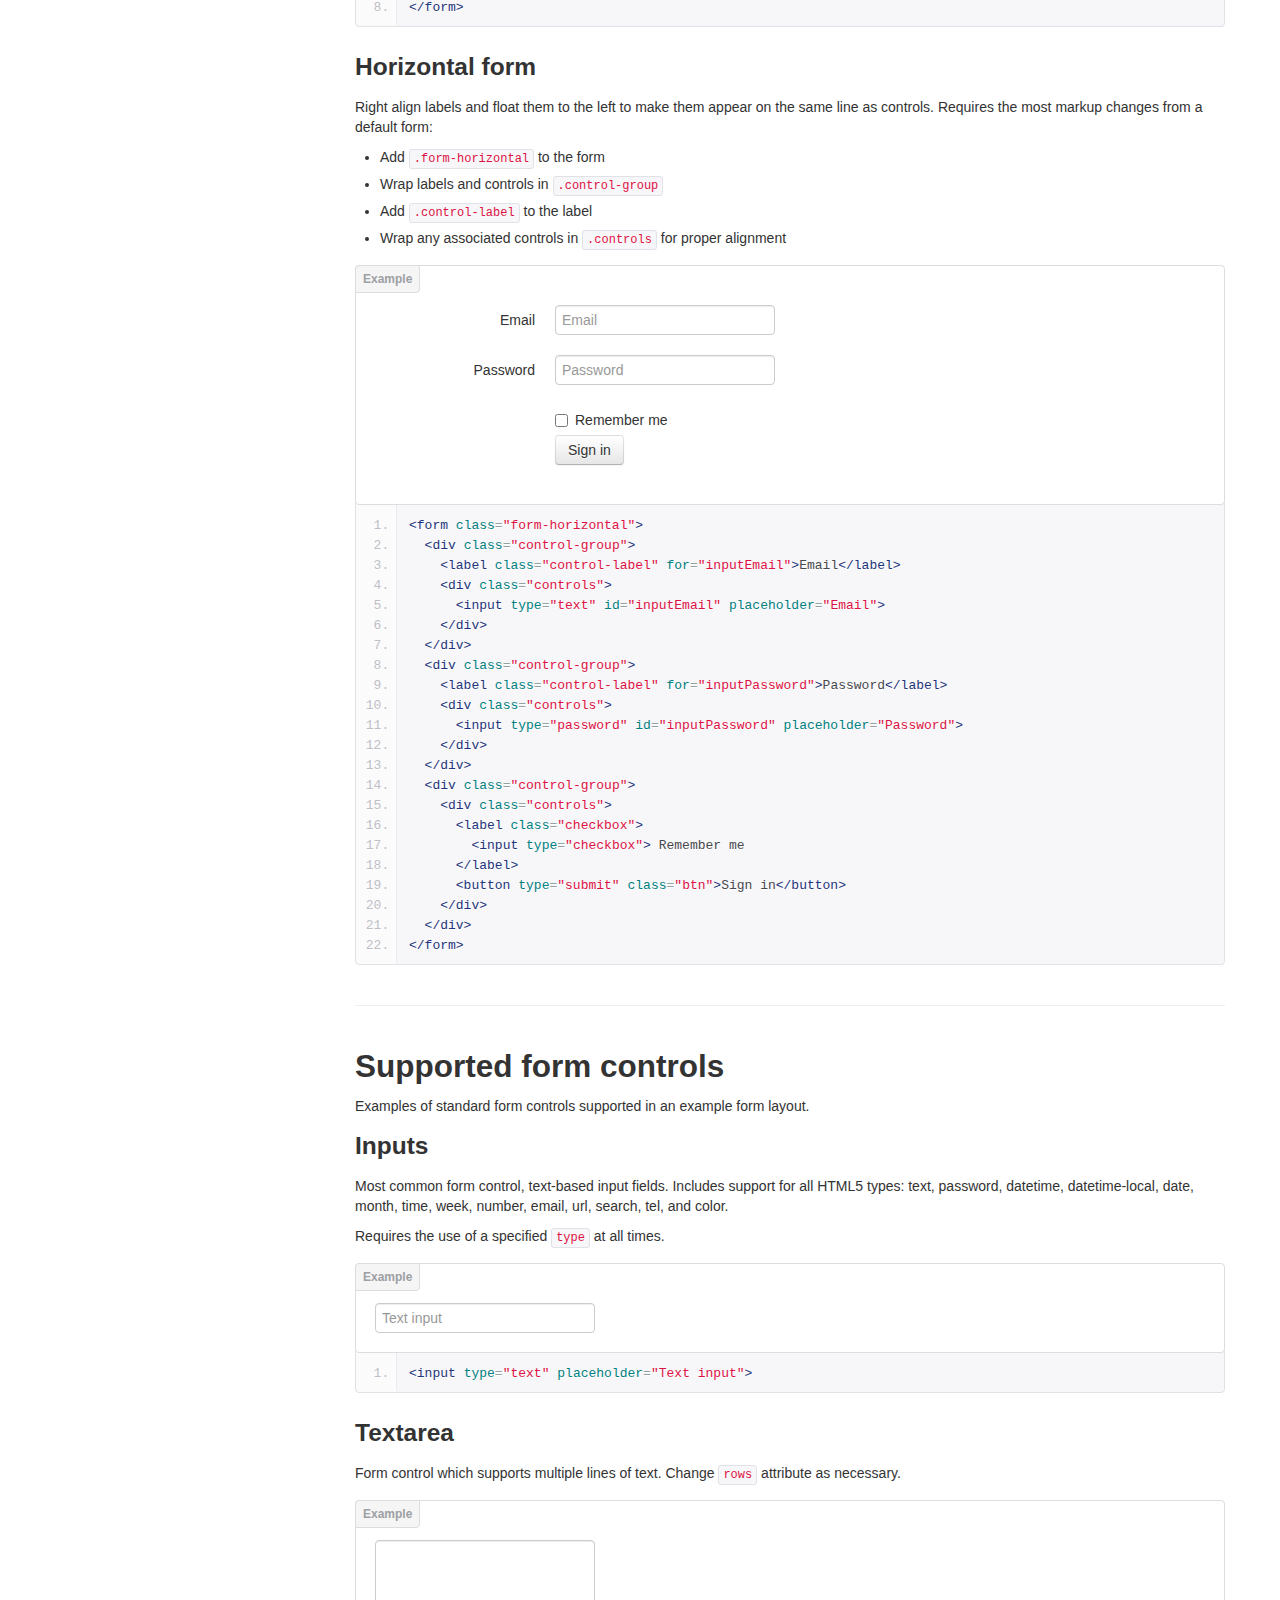
<file: docs/base-css.html>
<!DOCTYPE html>
<html lang="en">
  <head>
    <meta charset="utf-8">
    <title>Base · Bootstrap</title>
    <meta name="viewport" content="width=device-width, initial-scale=1.0">
    <meta name="description" content="">
    <meta name="author" content="">

    <!-- Le styles -->
    <link href="assets/css/bootstrap.css" rel="stylesheet">
    <link href="assets/css/bootstrap-responsive.css" rel="stylesheet">
    <link href="assets/css/docs.css" rel="stylesheet">
    <link href="assets/js/google-code-prettify/prettify.css" rel="stylesheet">

    <!-- Le HTML5 shim, for IE6-8 support of HTML5 elements -->
    <!--[if lt IE 9]>
      <script src="assets/js/html5shiv.js"></script>
    <![endif]-->

    <!-- Le fav and touch icons -->
    <link rel="apple-touch-icon-precomposed" sizes="144x144" href="assets/ico/apple-touch-icon-144-precomposed.png">
    <link rel="apple-touch-icon-precomposed" sizes="114x114" href="assets/ico/apple-touch-icon-114-precomposed.png">
      <link rel="apple-touch-icon-precomposed" sizes="72x72" href="assets/ico/apple-touch-icon-72-precomposed.png">
                    <link rel="apple-touch-icon-precomposed" href="assets/ico/apple-touch-icon-57-precomposed.png">
                                   <link rel="shortcut icon" href="assets/ico/favicon.png">

    <script type="text/javascript">
      var _gaq = _gaq || [];
      _gaq.push(['_setAccount', 'UA-146052-10']);
      _gaq.push(['_trackPageview']);
      (function() {
        var ga = document.createElement('script'); ga.type = 'text/javascript'; ga.async = true;
        ga.src = ('https:' == document.location.protocol ? 'https://ssl' : 'http://www') + '.google-analytics.com/ga.js';
        var s = document.getElementsByTagName('script')[0]; s.parentNode.insertBefore(ga, s);
      })();
    </script>
  </head>

  <body data-spy="scroll" data-target=".bs-docs-sidebar">

    <!-- Navbar
    ================================================== -->
    <div class="navbar navbar-inverse navbar-fixed-top">
      <div class="navbar-inner">
        <div class="container">
          <button type="button" class="btn btn-navbar" data-toggle="collapse" data-target=".nav-collapse">
            <span class="icon-bar"></span>
            <span class="icon-bar"></span>
            <span class="icon-bar"></span>
          </button>
          <a class="brand" href="./index.html">Bootstrap</a>
          <div class="nav-collapse collapse">
            <ul class="nav">
              <li class="">
                <a href="./index.html">Home</a>
              </li>
              <li class="">
                <a href="./getting-started.html">Get started</a>
              </li>
              <li class="">
                <a href="./scaffolding.html">Scaffolding</a>
              </li>
              <li class="active">
                <a href="./base-css.html">Base CSS</a>
              </li>
              <li class="">
                <a href="./components.html">Components</a>
              </li>
              <li class="">
                <a href="./javascript.html">JavaScript</a>
              </li>
              <li class="">
                <a href="./customize.html">Customize</a>
              </li>
            </ul>
          </div>
        </div>
      </div>
    </div>

<!-- Subhead
================================================== -->
<header class="jumbotron subhead" id="overview">
  <div class="container">
    <h1>Base CSS</h1>
    <p class="lead">Fundamental HTML elements styled and enhanced with extensible classes.</p>
  </div>
</header>


  <div class="container">

    <!-- Docs nav
    ================================================== -->
    <div class="row">
      <div class="span3 bs-docs-sidebar">
        <ul class="nav nav-list bs-docs-sidenav">
          <li><a href="#typography"><i class="icon-chevron-right"></i> Typography</a></li>
          <li><a href="#code"><i class="icon-chevron-right"></i> Code</a></li>
          <li><a href="#tables"><i class="icon-chevron-right"></i> Tables</a></li>
          <li><a href="#forms"><i class="icon-chevron-right"></i> Forms</a></li>
          <li><a href="#buttons"><i class="icon-chevron-right"></i> Buttons</a></li>
          <li><a href="#images"><i class="icon-chevron-right"></i> Images</a></li>
          <li><a href="#icons"><i class="icon-chevron-right"></i> Icons by Glyphicons</a></li>
        </ul>
      </div>
      <div class="span9">



        <!-- Typography
        ================================================== -->
        <section id="typography">
          <div class="page-header">
            <h1>Typography</h1>
          </div>

          <h2 id="headings">Headings</h2>
          <p>All HTML headings, <code>&lt;h1&gt;</code> through <code>&lt;h6&gt;</code> are available.</p>
          <div class="bs-docs-example">
            <h1>h1. Heading 1</h1>
            <h2>h2. Heading 2</h2>
            <h3>h3. Heading 3</h3>
            <h4>h4. Heading 4</h4>
            <h5>h5. Heading 5</h5>
            <h6>h6. Heading 6</h6>
          </div>

          <h2 id="body-copy">Body copy</h2>
          <p>Bootstrap's global default <code>font-size</code> is <strong>14px</strong>, with a <code>line-height</code> of <strong>20px</strong>. This is applied to the <code>&lt;body&gt;</code> and all paragraphs. In addition, <code>&lt;p&gt;</code> (paragraphs) receive a bottom margin of half their line-height (10px by default).</p>
          <div class="bs-docs-example">
            <p>Nullam quis risus eget urna mollis ornare vel eu leo. Cum sociis natoque penatibus et magnis dis parturient montes, nascetur ridiculus mus. Nullam id dolor id nibh ultricies vehicula.</p>
            <p>Cum sociis natoque penatibus et magnis dis parturient montes, nascetur ridiculus mus. Donec ullamcorper nulla non metus auctor fringilla. Duis mollis, est non commodo luctus, nisi erat porttitor ligula, eget lacinia odio sem nec elit. Donec ullamcorper nulla non metus auctor fringilla.</p>
            <p>Maecenas sed diam eget risus varius blandit sit amet non magna. Donec id elit non mi porta gravida at eget metus. Duis mollis, est non commodo luctus, nisi erat porttitor ligula, eget lacinia odio sem nec elit.</p>
          </div>
          <pre class="prettyprint">&lt;p&gt;...&lt;/p&gt;</pre>

          <h3>Lead body copy</h3>
          <p>Make a paragraph stand out by adding <code>.lead</code>.</p>
          <div class="bs-docs-example">
            <p class="lead">Vivamus sagittis lacus vel augue laoreet rutrum faucibus dolor auctor. Duis mollis, est non commodo luctus.</p>
          </div>
          <pre class="prettyprint">&lt;p class="lead"&gt;...&lt;/p&gt;</pre>

          <h3>Built with Less</h3>
          <p>The typographic scale is based on two LESS variables in <strong>variables.less</strong>: <code>@baseFontSize</code> and <code>@baseLineHeight</code>. The first is the base font-size used throughout and the second is the base line-height. We use those variables and some simple math to create the margins, paddings, and line-heights of all our type and more. Customize them and Bootstrap adapts.</p>


          <hr class="bs-docs-separator">


          <h2 id="emphasis">Emphasis</h2>
          <p>Make use of HTML's default emphasis tags with lightweight styles.</p>

          <h3><code>&lt;small&gt;</code></h3>
          <p>For de-emphasizing inline or blocks of text, <small>use the small tag.</small></p>
          <div class="bs-docs-example">
            <p><small>This line of text is meant to be treated as fine print.</small></p>
          </div>
<pre class="prettyprint">
&lt;p&gt;
  &lt;small&gt;This line of text is meant to be treated as fine print.&lt;/small&gt;
&lt;/p&gt;
</pre>

          <h3>Bold</h3>
          <p>For emphasizing a snippet of text with a heavier font-weight.</p>
          <div class="bs-docs-example">
            <p>The following snippet of text is <strong>rendered as bold text</strong>.</p>
          </div>
          <pre class="prettyprint">&lt;strong&gt;rendered as bold text&lt;/strong&gt;</pre>

          <h3>Italics</h3>
          <p>For emphasizing a snippet of text with italics.</p>
          <div class="bs-docs-example">
            <p>The following snippet of text is <em>rendered as italicized text</em>.</p>
          </div>
          <pre class="prettyprint">&lt;em&gt;rendered as italicized text&lt;/em&gt;</pre>

          <p><span class="label label-info">Heads up!</span> Feel free to use <code>&lt;b&gt;</code> and <code>&lt;i&gt;</code> in HTML5. <code>&lt;b&gt;</code> is meant to highlight words or phrases without conveying additional importance while <code>&lt;i&gt;</code> is mostly for voice, technical terms, etc.</p>

          <h3>Alignment classes</h3>
          <p>Easily realign text to components with text alignment classes.</p>
          <div class="bs-docs-example">
            <p class="text-left">Left aligned text.</p>
            <p class="text-center">Center aligned text.</p>
            <p class="text-right">Right aligned text.</p>
          </div>
<pre class="prettyprint linenums">
&lt;p class="text-left"&gt;Left aligned text.&lt;/p&gt;
&lt;p class="text-center"&gt;Center aligned text.&lt;/p&gt;
&lt;p class="text-right"&gt;Right aligned text.&lt;/p&gt;
</pre>

          <h3>Emphasis classes</h3>
          <p>Convey meaning through color with a handful of emphasis utility classes.</p>
          <div class="bs-docs-example">
            <p class="muted">Fusce dapibus, tellus ac cursus commodo, tortor mauris nibh.</p>
            <p class="text-warning">Etiam porta sem malesuada magna mollis euismod.</p>
            <p class="text-error">Donec ullamcorper nulla non metus auctor fringilla.</p>
            <p class="text-info">Aenean eu leo quam. Pellentesque ornare sem lacinia quam venenatis.</p>
            <p class="text-success">Duis mollis, est non commodo luctus, nisi erat porttitor ligula.</p>
          </div>
<pre class="prettyprint linenums">
&lt;p class="muted"&gt;Fusce dapibus, tellus ac cursus commodo, tortor mauris nibh.&lt;/p&gt;
&lt;p class="text-warning"&gt;Etiam porta sem malesuada magna mollis euismod.&lt;/p&gt;
&lt;p class="text-error"&gt;Donec ullamcorper nulla non metus auctor fringilla.&lt;/p&gt;
&lt;p class="text-info"&gt;Aenean eu leo quam. Pellentesque ornare sem lacinia quam venenatis.&lt;/p&gt;
&lt;p class="text-success"&gt;Duis mollis, est non commodo luctus, nisi erat porttitor ligula.&lt;/p&gt;
</pre>


          <hr class="bs-docs-separator">


          <h2 id="abbreviations">Abbreviations</h2>
          <p>Stylized implementation of HTML's <code>&lt;abbr&gt;</code> element for abbreviations and acronyms to show the expanded version on hover. Abbreviations with a <code>title</code> attribute have a light dotted bottom border and a help cursor on hover, providing additional context on hover.</p>

          <h3><code>&lt;abbr&gt;</code></h3>
          <p>For expanded text on long hover of an abbreviation, include the <code>title</code> attribute.</p>
          <div class="bs-docs-example">
            <p>An abbreviation of the word attribute is <abbr title="attribute">attr</abbr>.</p>
          </div>
          <pre class="prettyprint">&lt;abbr title="attribute"&gt;attr&lt;/abbr&gt;</pre>

          <h3><code>&lt;abbr class="initialism"&gt;</code></h3>
          <p>Add <code>.initialism</code> to an abbreviation for a slightly smaller font-size.</p>
          <div class="bs-docs-example">
            <p><abbr title="HyperText Markup Language" class="initialism">HTML</abbr> is the best thing since sliced bread.</p>
          </div>
          <pre class="prettyprint">&lt;abbr title="HyperText Markup Language" class="initialism"&gt;HTML&lt;/abbr&gt;</pre>


          <hr class="bs-docs-separator">


          <h2 id="addresses">Addresses</h2>
          <p>Present contact information for the nearest ancestor or the entire body of work.</p>

          <h3><code>&lt;address&gt;</code></h3>
          <p>Preserve formatting by ending all lines with <code>&lt;br&gt;</code>.</p>
          <div class="bs-docs-example">
            <address>
              <strong>Twitter, Inc.</strong><br>
              795 Folsom Ave, Suite 600<br>
              San Francisco, CA 94107<br>
              <abbr title="Phone">P:</abbr> (123) 456-7890
            </address>
            <address>
              <strong>Full Name</strong><br>
              <a href="mailto:#">first.last@example.com</a>
            </address>
          </div>
<pre class="prettyprint linenums">
&lt;address&gt;
  &lt;strong&gt;Twitter, Inc.&lt;/strong&gt;&lt;br&gt;
  795 Folsom Ave, Suite 600&lt;br&gt;
  San Francisco, CA 94107&lt;br&gt;
  &lt;abbr title="Phone"&gt;P:&lt;/abbr&gt; (123) 456-7890
&lt;/address&gt;

&lt;address&gt;
  &lt;strong&gt;Full Name&lt;/strong&gt;&lt;br&gt;
  &lt;a href="mailto:#"&gt;first.last@example.com&lt;/a&gt;
&lt;/address&gt;
</pre>


          <hr class="bs-docs-separator">


          <h2 id="blockquotes">Blockquotes</h2>
          <p>For quoting blocks of content from another source within your document.</p>

          <h3>Default blockquote</h3>
          <p>Wrap <code>&lt;blockquote&gt;</code> around any <abbr title="HyperText Markup Language">HTML</abbr> as the quote. For straight quotes we recommend a <code>&lt;p&gt;</code>.</p>
          <div class="bs-docs-example">
            <blockquote>
              <p>Lorem ipsum dolor sit amet, consectetur adipiscing elit. Integer posuere erat a ante.</p>
            </blockquote>
          </div>
<pre class="prettyprint linenums">
&lt;blockquote&gt;
  &lt;p&gt;Lorem ipsum dolor sit amet, consectetur adipiscing elit. Integer posuere erat a ante.&lt;/p&gt;
&lt;/blockquote&gt;
</pre>

          <h3>Blockquote options</h3>
          <p>Style and content changes for simple variations on a standard blockquote.</p>

          <h4>Naming a source</h4>
          <p>Add <code>&lt;small&gt;</code> tag for identifying the source. Wrap the name of the source work in <code>&lt;cite&gt;</code>.</p>
          <div class="bs-docs-example">
            <blockquote>
              <p>Lorem ipsum dolor sit amet, consectetur adipiscing elit. Integer posuere erat a ante.</p>
              <small>Someone famous in <cite title="Source Title">Source Title</cite></small>
            </blockquote>
          </div>
<pre class="prettyprint linenums">
&lt;blockquote&gt;
  &lt;p&gt;Lorem ipsum dolor sit amet, consectetur adipiscing elit. Integer posuere erat a ante.&lt;/p&gt;
  &lt;small&gt;Someone famous &lt;cite title="Source Title"&gt;Source Title&lt;/cite&gt;&lt;/small&gt;
&lt;/blockquote&gt;
</pre>

          <h4>Alternate displays</h4>
          <p>Use <code>.pull-right</code> for a floated, right-aligned blockquote.</p>
          <div class="bs-docs-example" style="overflow: hidden;">
            <blockquote class="pull-right">
              <p>Lorem ipsum dolor sit amet, consectetur adipiscing elit. Integer posuere erat a ante.</p>
              <small>Someone famous in <cite title="Source Title">Source Title</cite></small>
            </blockquote>
          </div>
<pre class="prettyprint linenums">
&lt;blockquote class="pull-right"&gt;
  ...
&lt;/blockquote&gt;
</pre>


          <hr class="bs-docs-separator">


          <!-- Lists -->
          <h2 id="lists">Lists</h2>

          <h3>Unordered</h3>
          <p>A list of items in which the order does <em>not</em> explicitly matter.</p>
          <div class="bs-docs-example">
            <ul>
              <li>Lorem ipsum dolor sit amet</li>
              <li>Consectetur adipiscing elit</li>
              <li>Integer molestie lorem at massa</li>
              <li>Facilisis in pretium nisl aliquet</li>
              <li>Nulla volutpat aliquam velit
                <ul>
                  <li>Phasellus iaculis neque</li>
                  <li>Purus sodales ultricies</li>
                  <li>Vestibulum laoreet porttitor sem</li>
                  <li>Ac tristique libero volutpat at</li>
                </ul>
              </li>
              <li>Faucibus porta lacus fringilla vel</li>
              <li>Aenean sit amet erat nunc</li>
              <li>Eget porttitor lorem</li>
            </ul>
          </div>
<pre class="prettyprint linenums">
&lt;ul&gt;
  &lt;li&gt;...&lt;/li&gt;
&lt;/ul&gt;
</pre>

          <h3>Ordered</h3>
          <p>A list of items in which the order <em>does</em> explicitly matter.</p>
          <div class="bs-docs-example">
            <ol>
              <li>Lorem ipsum dolor sit amet</li>
              <li>Consectetur adipiscing elit</li>
              <li>Integer molestie lorem at massa</li>
              <li>Facilisis in pretium nisl aliquet</li>
              <li>Nulla volutpat aliquam velit</li>
              <li>Faucibus porta lacus fringilla vel</li>
              <li>Aenean sit amet erat nunc</li>
              <li>Eget porttitor lorem</li>
            </ol>
          </div>
<pre class="prettyprint linenums">
&lt;ol&gt;
  &lt;li&gt;...&lt;/li&gt;
&lt;/ol&gt;
</pre>

        <h3>Unstyled</h3>
        <p>Remove the default <code>list-style</code> and left padding on list items (immediate children only).</p>
        <div class="bs-docs-example">
          <ul class="unstyled">
            <li>Lorem ipsum dolor sit amet</li>
            <li>Consectetur adipiscing elit</li>
            <li>Integer molestie lorem at massa</li>
            <li>Facilisis in pretium nisl aliquet</li>
            <li>Nulla volutpat aliquam velit
              <ul>
                <li>Phasellus iaculis neque</li>
                <li>Purus sodales ultricies</li>
                <li>Vestibulum laoreet porttitor sem</li>
                <li>Ac tristique libero volutpat at</li>
              </ul>
            </li>
            <li>Faucibus porta lacus fringilla vel</li>
            <li>Aenean sit amet erat nunc</li>
            <li>Eget porttitor lorem</li>
          </ul>
        </div>
<pre class="prettyprint linenums">
&lt;ul class="unstyled"&gt;
  &lt;li&gt;...&lt;/li&gt;
&lt;/ul&gt;
</pre>

        <h3>Inline</h3>
        <p>Place all list items on a single line with <code>inline-block</code> and some light padding.</p>
        <div class="bs-docs-example">
          <ul class="inline">
            <li>Lorem ipsum</li>
            <li>Phasellus iaculis</li>
            <li>Nulla volutpat</li>
          </ul>
        </div>
<pre class="prettyprint linenums">
&lt;ul class="inline"&gt;
  &lt;li&gt;...&lt;/li&gt;
&lt;/ul&gt;
</pre>

        <h3>Description</h3>
        <p>A list of terms with their associated descriptions.</p>
        <div class="bs-docs-example">
          <dl>
            <dt>Description lists</dt>
            <dd>A description list is perfect for defining terms.</dd>
            <dt>Euismod</dt>
            <dd>Vestibulum id ligula porta felis euismod semper eget lacinia odio sem nec elit.</dd>
            <dd>Donec id elit non mi porta gravida at eget metus.</dd>
            <dt>Malesuada porta</dt>
            <dd>Etiam porta sem malesuada magna mollis euismod.</dd>
          </dl>
        </div>
<pre class="prettyprint linenums">
&lt;dl&gt;
  &lt;dt&gt;...&lt;/dt&gt;
  &lt;dd&gt;...&lt;/dd&gt;
&lt;/dl&gt;
</pre>

        <h4>Horizontal description</h4>
        <p>Make terms and descriptions in <code>&lt;dl&gt;</code> line up side-by-side.</p>
        <div class="bs-docs-example">
          <dl class="dl-horizontal">
            <dt>Description lists</dt>
            <dd>A description list is perfect for defining terms.</dd>
            <dt>Euismod</dt>
            <dd>Vestibulum id ligula porta felis euismod semper eget lacinia odio sem nec elit.</dd>
            <dd>Donec id elit non mi porta gravida at eget metus.</dd>
            <dt>Malesuada porta</dt>
            <dd>Etiam porta sem malesuada magna mollis euismod.</dd>
            <dt>Felis euismod semper eget lacinia</dt>
            <dd>Fusce dapibus, tellus ac cursus commodo, tortor mauris condimentum nibh, ut fermentum massa justo sit amet risus.</dd>
          </dl>
        </div>
<pre class="prettyprint linenums">
&lt;dl class="dl-horizontal"&gt;
  &lt;dt&gt;...&lt;/dt&gt;
  &lt;dd&gt;...&lt;/dd&gt;
&lt;/dl&gt;
</pre>
        <p>
          <span class="label label-info">Heads up!</span>
          Horizontal description lists will truncate terms that are too long to fit in the left column fix <code>text-overflow</code>. In narrower viewports, they will change to the default stacked layout.
        </p>
      </section>



        <!-- Code
        ================================================== -->
        <section id="code">
          <div class="page-header">
            <h1>Code</h1>
          </div>

          <h2>Inline</h2>
          <p>Wrap inline snippets of code with <code>&lt;code&gt;</code>.</p>
<div class="bs-docs-example">
  For example, <code>&lt;section&gt;</code> should be wrapped as inline.
</div>
<pre class="prettyprint linenums">
For example, &lt;code&gt;&amp;lt;section&amp;gt;&lt;/code&gt; should be wrapped as inline.
</pre>

          <h2>Basic block</h2>
          <p>Use <code>&lt;pre&gt;</code> for multiple lines of code. Be sure to escape any angle brackets in the code for proper rendering.</p>
<div class="bs-docs-example">
  <pre>&lt;p&gt;Sample text here...&lt;/p&gt;</pre>
</div>
<pre class="prettyprint linenums" style="margin-bottom: 9px;">
&lt;pre&gt;
  &amp;lt;p&amp;gt;Sample text here...&amp;lt;/p&amp;gt;
&lt;/pre&gt;
</pre>
          <p><span class="label label-info">Heads up!</span> Be sure to keep code within <code>&lt;pre&gt;</code> tags as close to the left as possible; it will render all tabs.</p>
          <p>You may optionally add the <code>.pre-scrollable</code> class which will set a max-height of 350px and provide a y-axis scrollbar.</p>
        </section>



        <!-- Tables
        ================================================== -->
        <section id="tables">
          <div class="page-header">
            <h1>Tables</h1>
          </div>

          <h2>Default styles</h2>
          <p>For basic styling&mdash;light padding and only horizontal dividers&mdash;add the base class <code>.table</code> to any <code>&lt;table&gt;</code>.</p>
          <div class="bs-docs-example">
            <table class="table">
              <thead>
                <tr>
                  <th>#</th>
                  <th>First Name</th>
                  <th>Last Name</th>
                  <th>Username</th>
                </tr>
              </thead>
              <tbody>
                <tr>
                  <td>1</td>
                  <td>Mark</td>
                  <td>Otto</td>
                  <td>@mdo</td>
                </tr>
                <tr>
                  <td>2</td>
                  <td>Jacob</td>
                  <td>Thornton</td>
                  <td>@fat</td>
                </tr>
                <tr>
                  <td>3</td>
                  <td>Larry</td>
                  <td>the Bird</td>
                  <td>@twitter</td>
                </tr>
              </tbody>
            </table>
          </div>
<pre class="prettyprint linenums">
&lt;table class="table"&gt;
  …
&lt;/table&gt;
</pre>


          <hr class="bs-docs-separator">


          <h2>Optional classes</h2>
          <p>Add any of the following classes to the <code>.table</code> base class.</p>

          <h3><code>.table-striped</code></h3>
          <p>Adds zebra-striping to any table row within the <code>&lt;tbody&gt;</code> via the <code>:nth-child</code> CSS selector (not available in IE7-8).</p>
          <div class="bs-docs-example">
            <table class="table table-striped">
              <thead>
                <tr>
                  <th>#</th>
                  <th>First Name</th>
                  <th>Last Name</th>
                  <th>Username</th>
                </tr>
              </thead>
              <tbody>
                <tr>
                  <td>1</td>
                  <td>Mark</td>
                  <td>Otto</td>
                  <td>@mdo</td>
                </tr>
                <tr>
                  <td>2</td>
                  <td>Jacob</td>
                  <td>Thornton</td>
                  <td>@fat</td>
                </tr>
                <tr>
                  <td>3</td>
                  <td>Larry</td>
                  <td>the Bird</td>
                  <td>@twitter</td>
                </tr>
              </tbody>
            </table>
          </div>
<pre class="prettyprint linenums" style="margin-bottom: 18px;">
&lt;table class="table table-striped"&gt;
  …
&lt;/table&gt;
</pre>

          <h3><code>.table-bordered</code></h3>
          <p>Add borders and rounded corners to the table.</p>
          <div class="bs-docs-example">
            <table class="table table-bordered">
              <thead>
                <tr>
                  <th>#</th>
                  <th>First Name</th>
                  <th>Last Name</th>
                  <th>Username</th>
                </tr>
              </thead>
              <tbody>
                <tr>
                  <td rowspan="2">1</td>
                  <td>Mark</td>
                  <td>Otto</td>
                  <td>@mdo</td>
                </tr>
                <tr>
                  <td>Mark</td>
                  <td>Otto</td>
                  <td>@TwBootstrap</td>
                </tr>
                <tr>
                  <td>2</td>
                  <td>Jacob</td>
                  <td>Thornton</td>
                  <td>@fat</td>
                </tr>
                <tr>
                  <td>3</td>
                  <td colspan="2">Larry the Bird</td>
                  <td>@twitter</td>
                </tr>
              </tbody>
            </table>
          </div>
<pre class="prettyprint linenums">
&lt;table class="table table-bordered"&gt;
  …
&lt;/table&gt;
</pre>

          <h3><code>.table-hover</code></h3>
          <p>Enable a hover state on table rows within a <code>&lt;tbody&gt;</code>.</p>
          <div class="bs-docs-example">
            <table class="table table-hover">
              <thead>
                <tr>
                  <th>#</th>
                  <th>First Name</th>
                  <th>Last Name</th>
                  <th>Username</th>
                </tr>
              </thead>
              <tbody>
                <tr>
                  <td>1</td>
                  <td>Mark</td>
                  <td>Otto</td>
                  <td>@mdo</td>
                </tr>
                <tr>
                  <td>2</td>
                  <td>Jacob</td>
                  <td>Thornton</td>
                  <td>@fat</td>
                </tr>
                <tr>
                  <td>3</td>
                  <td colspan="2">Larry the Bird</td>
                  <td>@twitter</td>
                </tr>
              </tbody>
            </table>
          </div>
<pre class="prettyprint linenums" style="margin-bottom: 18px;">
&lt;table class="table table-hover"&gt;
  …
&lt;/table&gt;
</pre>

          <h3><code>.table-condensed</code></h3>
          <p>Makes tables more compact by cutting cell padding in half.</p>
          <div class="bs-docs-example">
            <table class="table table-condensed">
              <thead>
                <tr>
                  <th>#</th>
                  <th>First Name</th>
                  <th>Last Name</th>
                  <th>Username</th>
                </tr>
              </thead>
              <tbody>
                <tr>
                  <td>1</td>
                  <td>Mark</td>
                  <td>Otto</td>
                  <td>@mdo</td>
                </tr>
                <tr>
                  <td>2</td>
                  <td>Jacob</td>
                  <td>Thornton</td>
                  <td>@fat</td>
                </tr>
                <tr>
                  <td>3</td>
                  <td colspan="2">Larry the Bird</td>
                  <td>@twitter</td>
                </tr>
              </tbody>
            </table>
          </div>
<pre class="prettyprint linenums" style="margin-bottom: 18px;">
&lt;table class="table table-condensed"&gt;
  …
&lt;/table&gt;
</pre>


          <hr class="bs-docs-separator">


          <h2>Optional row classes</h2>
          <p>Use contextual classes to color table rows.</p>
          <table class="table table-bordered table-striped">
            <colgroup>
              <col class="span1">
              <col class="span7">
            </colgroup>
            <thead>
              <tr>
                <th>Class</th>
                <th>Description</th>
              </tr>
            </thead>
            <tbody>
              <tr>
                <td>
                  <code>.success</code>
                </td>
                <td>Indicates a successful or positive action.</td>
              </tr>
              <tr>
                <td>
                  <code>.error</code>
                </td>
                <td>Indicates a dangerous or potentially negative action.</td>
              </tr>
              <tr>
                <td>
                  <code>.warning</code>
                </td>
                <td>Indicates a warning that might need attention.</td>
              </tr>
              <tr>
                <td>
                  <code>.info</code>
                </td>
                <td>Used as an alternative to the default styles.</td>
              </tr>
            </tbody>
          </table>
          <div class="bs-docs-example">
            <table class="table">
              <thead>
                <tr>
                  <th>#</th>
                  <th>Product</th>
                  <th>Payment Taken</th>
                  <th>Status</th>
                </tr>
              </thead>
              <tbody>
                <tr class="success">
                  <td>1</td>
                  <td>TB - Monthly</td>
                  <td>01/04/2012</td>
                  <td>Approved</td>
                </tr>
                <tr class="error">
                  <td>2</td>
                  <td>TB - Monthly</td>
                  <td>02/04/2012</td>
                  <td>Declined</td>
                </tr>
                <tr class="warning">
                  <td>3</td>
                  <td>TB - Monthly</td>
                  <td>03/04/2012</td>
                  <td>Pending</td>
                </tr>
                <tr class="info">
                  <td>4</td>
                  <td>TB - Monthly</td>
                  <td>04/04/2012</td>
                  <td>Call in to confirm</td>
                </tr>
              </tbody>
            </table>
          </div>
<pre class="prettyprint linenums">
...
  &lt;tr class="success"&gt;
    &lt;td&gt;1&lt;/td&gt;
    &lt;td&gt;TB - Monthly&lt;/td&gt;
    &lt;td&gt;01/04/2012&lt;/td&gt;
    &lt;td&gt;Approved&lt;/td&gt;
  &lt;/tr&gt;
...
</pre>


          <hr class="bs-docs-separator">


          <h2>Supported table markup</h2>
          <p>List of supported table HTML elements and how they should be used.</p>
          <table class="table table-bordered table-striped">
            <colgroup>
              <col class="span1">
              <col class="span7">
            </colgroup>
            <thead>
              <tr>
                <th>Tag</th>
                <th>Description</th>
              </tr>
            </thead>
            <tbody>
              <tr>
                <td>
                  <code>&lt;table&gt;</code>
                </td>
                <td>
                  Wrapping element for displaying data in a tabular format
                </td>
              </tr>
              <tr>
                <td>
                  <code>&lt;thead&gt;</code>
                </td>
                <td>
                  Container element for table header rows (<code>&lt;tr&gt;</code>) to label table columns
                </td>
              </tr>
              <tr>
                <td>
                  <code>&lt;tbody&gt;</code>
                </td>
                <td>
                  Container element for table rows (<code>&lt;tr&gt;</code>) in the body of the table
                </td>
              </tr>
              <tr>
                <td>
                  <code>&lt;tr&gt;</code>
                </td>
                <td>
                  Container element for a set of table cells (<code>&lt;td&gt;</code> or <code>&lt;th&gt;</code>) that appears on a single row
                </td>
              </tr>
              <tr>
                <td>
                  <code>&lt;td&gt;</code>
                </td>
                <td>
                  Default table cell
                </td>
              </tr>
              <tr>
                <td>
                  <code>&lt;th&gt;</code>
                </td>
                <td>
                  Special table cell for column (or row, depending on scope and placement) labels
                </td>
              </tr>
              <tr>
                <td>
                  <code>&lt;caption&gt;</code>
                </td>
                <td>
                  Description or summary of what the table holds, especially useful for screen readers
                </td>
              </tr>
            </tbody>
          </table>
<pre class="prettyprint linenums">
&lt;table&gt;
  &lt;caption&gt;...&lt;/caption&gt;
  &lt;thead&gt;
    &lt;tr&gt;
      &lt;th&gt;...&lt;/th&gt;
      &lt;th&gt;...&lt;/th&gt;
    &lt;/tr&gt;
  &lt;/thead&gt;
  &lt;tbody&gt;
    &lt;tr&gt;
      &lt;td&gt;...&lt;/td&gt;
      &lt;td&gt;...&lt;/td&gt;
    &lt;/tr&gt;
  &lt;/tbody&gt;
&lt;/table&gt;
</pre>

        </section>



        <!-- Forms
        ================================================== -->
        <section id="forms">
          <div class="page-header">
            <h1>Forms</h1>
          </div>

          <h2>Default styles</h2>
          <p>Individual form controls receive styling, but without any required base class on the <code>&lt;form&gt;</code> or large changes in markup. Results in stacked, left-aligned labels on top of form controls.</p>
          <form class="bs-docs-example">
            <fieldset>
              <legend>Legend</legend>
              <label>Label name</label>
              <input type="text" placeholder="Type something…">
              <span class="help-block">Example block-level help text here.</span>
              <label class="checkbox">
                <input type="checkbox"> Check me out
              </label>
              <button type="submit" class="btn">Submit</button>
            </fieldset>
          </form>
<pre class="prettyprint linenums">
&lt;form&gt;
  &lt;fieldset&gt;
    &lt;legend&gt;Legend&lt;/legend&gt;
    &lt;label&gt;Label name&lt;/label&gt;
    &lt;input type="text" placeholder="Type something…"&gt;
    &lt;span class="help-block"&gt;Example block-level help text here.&lt;/span&gt;
    &lt;label class="checkbox"&gt;
      &lt;input type="checkbox"&gt; Check me out
    &lt;/label&gt;
    &lt;button type="submit" class="btn"&gt;Submit&lt;/button&gt;
  &lt;/fieldset&gt;
&lt;/form&gt;
</pre>


          <hr class="bs-docs-separator">


          <h2>Optional layouts</h2>
          <p>Included with Bootstrap are three optional form layouts for common use cases.</p>

          <h3>Search form</h3>
          <p>Add <code>.form-search</code> to the form and <code>.search-query</code> to the <code>&lt;input&gt;</code> for an extra-rounded text input.</p>
          <form class="bs-docs-example form-search">
            <input type="text" class="input-medium search-query">
            <button type="submit" class="btn">Search</button>
          </form>
<pre class="prettyprint linenums">
&lt;form class="form-search"&gt;
  &lt;input type="text" class="input-medium search-query"&gt;
  &lt;button type="submit" class="btn"&gt;Search&lt;/button&gt;
&lt;/form&gt;
</pre>

          <h3>Inline form</h3>
          <p>Add <code>.form-inline</code> for left-aligned labels and inline-block controls for a compact layout.</p>
          <form class="bs-docs-example form-inline">
            <input type="text" class="input-small" placeholder="Email">
            <input type="password" class="input-small" placeholder="Password">
            <label class="checkbox">
              <input type="checkbox"> Remember me
            </label>
            <button type="submit" class="btn">Sign in</button>
          </form>
<pre class="prettyprint linenums">
&lt;form class="form-inline"&gt;
  &lt;input type="text" class="input-small" placeholder="Email"&gt;
  &lt;input type="password" class="input-small" placeholder="Password"&gt;
  &lt;label class="checkbox"&gt;
    &lt;input type="checkbox"&gt; Remember me
  &lt;/label&gt;
  &lt;button type="submit" class="btn"&gt;Sign in&lt;/button&gt;
&lt;/form&gt;
</pre>

          <h3>Horizontal form</h3>
          <p>Right align labels and float them to the left to make them appear on the same line as controls. Requires the most markup changes from a default form:</p>
          <ul>
            <li>Add <code>.form-horizontal</code> to the form</li>
            <li>Wrap labels and controls in <code>.control-group</code></li>
            <li>Add <code>.control-label</code> to the label</li>
            <li>Wrap any associated controls in <code>.controls</code> for proper alignment</li>
          </ul>
          <form class="bs-docs-example form-horizontal">
            <div class="control-group">
              <label class="control-label" for="inputEmail">Email</label>
              <div class="controls">
                <input type="text" id="inputEmail" placeholder="Email">
              </div>
            </div>
            <div class="control-group">
              <label class="control-label" for="inputPassword">Password</label>
              <div class="controls">
                <input type="password" id="inputPassword" placeholder="Password">
              </div>
            </div>
            <div class="control-group">
              <div class="controls">
                <label class="checkbox">
                  <input type="checkbox"> Remember me
                </label>
                <button type="submit" class="btn">Sign in</button>
              </div>
            </div>
          </form>
<pre class="prettyprint linenums">
&lt;form class="form-horizontal"&gt;
  &lt;div class="control-group"&gt;
    &lt;label class="control-label" for="inputEmail"&gt;Email&lt;/label&gt;
    &lt;div class="controls"&gt;
      &lt;input type="text" id="inputEmail" placeholder="Email"&gt;
    &lt;/div&gt;
  &lt;/div&gt;
  &lt;div class="control-group"&gt;
    &lt;label class="control-label" for="inputPassword"&gt;Password&lt;/label&gt;
    &lt;div class="controls"&gt;
      &lt;input type="password" id="inputPassword" placeholder="Password"&gt;
    &lt;/div&gt;
  &lt;/div&gt;
  &lt;div class="control-group"&gt;
    &lt;div class="controls"&gt;
      &lt;label class="checkbox"&gt;
        &lt;input type="checkbox"&gt; Remember me
      &lt;/label&gt;
      &lt;button type="submit" class="btn"&gt;Sign in&lt;/button&gt;
    &lt;/div&gt;
  &lt;/div&gt;
&lt;/form&gt;
</pre>


          <hr class="bs-docs-separator">


          <h2>Supported form controls</h2>
          <p>Examples of standard form controls supported in an example form layout.</p>

          <h3>Inputs</h3>
          <p>Most common form control, text-based input fields. Includes support for all HTML5 types: text, password, datetime, datetime-local, date, month, time, week, number, email, url, search, tel, and color.</p>
          <p>Requires the use of a specified <code>type</code> at all times.</p>
          <form class="bs-docs-example form-inline">
            <input type="text" placeholder="Text input">
          </form>
<pre class="prettyprint linenums">
&lt;input type="text" placeholder="Text input"&gt;
</pre>

          <h3>Textarea</h3>
          <p>Form control which supports multiple lines of text. Change <code>rows</code> attribute as necessary.</p>
          <form class="bs-docs-example form-inline">
            <textarea rows="3"></textarea>
          </form>
<pre class="prettyprint linenums">
&lt;textarea rows="3"&gt;&lt;/textarea&gt;
</pre>

          <h3>Checkboxes and radios</h3>
          <p>Checkboxes are for selecting one or several options in a list while radios are for selecting one option from many.</p>
          <h4>Default (stacked)</h4>
          <form class="bs-docs-example">
            <label class="checkbox">
              <input type="checkbox" value="">
              Option one is this and that&mdash;be sure to include why it's great
            </label>
            <br>
            <label class="radio">
              <input type="radio" name="optionsRadios" id="optionsRadios1" value="option1" checked>
              Option one is this and that&mdash;be sure to include why it's great
            </label>
            <label class="radio">
              <input type="radio" name="optionsRadios" id="optionsRadios2" value="option2">
              Option two can be something else and selecting it will deselect option one
            </label>
          </form>
<pre class="prettyprint linenums">
&lt;label class="checkbox"&gt;
  &lt;input type="checkbox" value=""&gt;
  Option one is this and that&mdash;be sure to include why it's great
&lt;/label&gt;

&lt;label class="radio"&gt;
  &lt;input type="radio" name="optionsRadios" id="optionsRadios1" value="option1" checked&gt;
  Option one is this and that&mdash;be sure to include why it's great
&lt;/label&gt;
&lt;label class="radio"&gt;
  &lt;input type="radio" name="optionsRadios" id="optionsRadios2" value="option2"&gt;
  Option two can be something else and selecting it will deselect option one
&lt;/label&gt;
</pre>

          <h4>Inline checkboxes</h4>
          <p>Add the <code>.inline</code> class to a series of checkboxes or radios for controls appear on the same line.</p>
          <form class="bs-docs-example">
            <label class="checkbox inline">
              <input type="checkbox" id="inlineCheckbox1" value="option1"> 1
            </label>
            <label class="checkbox inline">
              <input type="checkbox" id="inlineCheckbox2" value="option2"> 2
            </label>
            <label class="checkbox inline">
              <input type="checkbox" id="inlineCheckbox3" value="option3"> 3
            </label>
          </form>
<pre class="prettyprint linenums">
&lt;label class="checkbox inline"&gt;
  &lt;input type="checkbox" id="inlineCheckbox1" value="option1"&gt; 1
&lt;/label&gt;
&lt;label class="checkbox inline"&gt;
  &lt;input type="checkbox" id="inlineCheckbox2" value="option2"&gt; 2
&lt;/label&gt;
&lt;label class="checkbox inline"&gt;
  &lt;input type="checkbox" id="inlineCheckbox3" value="option3"&gt; 3
&lt;/label&gt;
</pre>

          <h3>Selects</h3>
          <p>Use the default option or specify a <code>multiple="multiple"</code> to show multiple options at once.</p>
          <form class="bs-docs-example">
            <select>
              <option>1</option>
              <option>2</option>
              <option>3</option>
              <option>4</option>
              <option>5</option>
            </select>
            <br>
            <select multiple="multiple">
              <option>1</option>
              <option>2</option>
              <option>3</option>
              <option>4</option>
              <option>5</option>
            </select>
          </form>
<pre class="prettyprint linenums">
&lt;select&gt;
  &lt;option&gt;1&lt;/option&gt;
  &lt;option&gt;2&lt;/option&gt;
  &lt;option&gt;3&lt;/option&gt;
  &lt;option&gt;4&lt;/option&gt;
  &lt;option&gt;5&lt;/option&gt;
&lt;/select&gt;

&lt;select multiple="multiple"&gt;
  &lt;option&gt;1&lt;/option&gt;
  &lt;option&gt;2&lt;/option&gt;
  &lt;option&gt;3&lt;/option&gt;
  &lt;option&gt;4&lt;/option&gt;
  &lt;option&gt;5&lt;/option&gt;
&lt;/select&gt;
</pre>


          <hr class="bs-docs-separator">


          <h2>Extending form controls</h2>
          <p>Adding on top of existing browser controls, Bootstrap includes other useful form components.</p>

          <h3>Prepended and appended inputs</h3>
          <p>Add text or buttons before or after any text-based input. Do note that <code>select</code> elements are not supported here.</p>

          <h4>Default options</h4>
          <p>Wrap an <code>.add-on</code> and an <code>input</code> with one of two classes to prepend or append text to an input.</p>
          <form class="bs-docs-example">
            <div class="input-prepend">
              <span class="add-on">@</span>
              <input class="span2" id="prependedInput" type="text" placeholder="Username">
            </div>
            <br>
            <div class="input-append">
              <input class="span2" id="appendedInput" type="text">
              <span class="add-on">.00</span>
            </div>
          </form>
<pre class="prettyprint linenums">
&lt;div class="input-prepend"&gt;
  &lt;span class="add-on"&gt;@&lt;/span&gt;
  &lt;input class="span2" id="prependedInput" type="text" placeholder="Username"&gt;
&lt;/div&gt;
&lt;div class="input-append"&gt;
  &lt;input class="span2" id="appendedInput" type="text"&gt;
  &lt;span class="add-on"&gt;.00&lt;/span&gt;
&lt;/div&gt;
</pre>

          <h4>Combined</h4>
          <p>Use both classes and two instances of <code>.add-on</code> to prepend and append an input.</p>
          <form class="bs-docs-example form-inline">
            <div class="input-prepend input-append">
              <span class="add-on">$</span>
              <input class="span2" id="appendedPrependedInput" type="text">
              <span class="add-on">.00</span>
            </div>
          </form>
<pre class="prettyprint linenums">
&lt;div class="input-prepend input-append"&gt;
  &lt;span class="add-on"&gt;$&lt;/span&gt;
  &lt;input class="span2" id="appendedPrependedInput" type="text"&gt;
  &lt;span class="add-on"&gt;.00&lt;/span&gt;
&lt;/div&gt;
</pre>

          <h4>Buttons instead of text</h4>
          <p>Instead of a <code>&lt;span&gt;</code> with text, use a <code>.btn</code> to attach a button (or two) to an input.</p>
          <form class="bs-docs-example">
            <div class="input-append">
              <input class="span2" id="appendedInputButton" type="text">
              <button class="btn" type="button">Go!</button>
            </div>
          </form>
<pre class="prettyprint linenums">
&lt;div class="input-append"&gt;
  &lt;input class="span2" id="appendedInputButton" type="text"&gt;
  &lt;button class="btn" type="button"&gt;Go!&lt;/button&gt;
&lt;/div&gt;
</pre>
          <form class="bs-docs-example">
            <div class="input-append">
              <input class="span2" id="appendedInputButtons" type="text">
              <button class="btn" type="button">Search</button>
              <button class="btn" type="button">Options</button>
            </div>
          </form>
<pre class="prettyprint linenums">
&lt;div class="input-append"&gt;
  &lt;input class="span2" id="appendedInputButtons" type="text"&gt;
  &lt;button class="btn" type="button"&gt;Search&lt;/button&gt;
  &lt;button class="btn" type="button"&gt;Options&lt;/button&gt;
&lt;/div&gt;
</pre>

          <h4>Button dropdowns</h4>
          <p></p>
          <form class="bs-docs-example">
            <div class="input-append">
              <input class="span2" id="appendedDropdownButton" type="text">
              <div class="btn-group">
                <button class="btn dropdown-toggle" data-toggle="dropdown">Action <span class="caret"></span></button>
                <ul class="dropdown-menu">
                  <li><a href="#">Action</a></li>
                  <li><a href="#">Another action</a></li>
                  <li><a href="#">Something else here</a></li>
                  <li class="divider"></li>
                  <li><a href="#">Separated link</a></li>
                </ul>
              </div><!-- /btn-group -->
            </div><!-- /input-append -->
          </form>
<pre class="prettyprint linenums">
&lt;div class="input-append"&gt;
  &lt;input class="span2" id="appendedDropdownButton" type="text"&gt;
  &lt;div class="btn-group"&gt;
    &lt;button class="btn dropdown-toggle" data-toggle="dropdown"&gt;
      Action
      &lt;span class="caret"&gt;&lt;/span&gt;
    &lt;/button&gt;
    &lt;ul class="dropdown-menu"&gt;
      ...
    &lt;/ul&gt;
  &lt;/div&gt;
&lt;/div&gt;
</pre>

          <form class="bs-docs-example">
            <div class="input-prepend">
              <div class="btn-group">
                <button class="btn dropdown-toggle" data-toggle="dropdown">Action <span class="caret"></span></button>
                <ul class="dropdown-menu">
                  <li><a href="#">Action</a></li>
                  <li><a href="#">Another action</a></li>
                  <li><a href="#">Something else here</a></li>
                  <li class="divider"></li>
                  <li><a href="#">Separated link</a></li>
                </ul>
              </div><!-- /btn-group -->
              <input class="span2" id="prependedDropdownButton" type="text">
            </div><!-- /input-prepend -->
          </form>
<pre class="prettyprint linenums">
&lt;div class="input-prepend"&gt;
  &lt;div class="btn-group"&gt;
    &lt;button class="btn dropdown-toggle" data-toggle="dropdown"&gt;
      Action
      &lt;span class="caret"&gt;&lt;/span&gt;
    &lt;/button&gt;
    &lt;ul class="dropdown-menu"&gt;
      ...
    &lt;/ul&gt;
  &lt;/div&gt;
  &lt;input class="span2" id="prependedDropdownButton" type="text"&gt;
&lt;/div&gt;
</pre>

          <form class="bs-docs-example">
            <div class="input-prepend input-append">
              <div class="btn-group">
                <button class="btn dropdown-toggle" data-toggle="dropdown">Action <span class="caret"></span></button>
                <ul class="dropdown-menu">
                  <li><a href="#">Action</a></li>
                  <li><a href="#">Another action</a></li>
                  <li><a href="#">Something else here</a></li>
                  <li class="divider"></li>
                  <li><a href="#">Separated link</a></li>
                </ul>
              </div><!-- /btn-group -->
              <input class="span2" id="appendedPrependedDropdownButton" type="text">
              <div class="btn-group">
                <button class="btn dropdown-toggle" data-toggle="dropdown">Action <span class="caret"></span></button>
                <ul class="dropdown-menu">
                  <li><a href="#">Action</a></li>
                  <li><a href="#">Another action</a></li>
                  <li><a href="#">Something else here</a></li>
                  <li class="divider"></li>
                  <li><a href="#">Separated link</a></li>
                </ul>
              </div><!-- /btn-group -->
            </div><!-- /input-prepend input-append -->
          </form>
<pre class="prettyprint linenums">
&lt;div class="input-prepend input-append"&gt;
  &lt;div class="btn-group"&gt;
    &lt;button class="btn dropdown-toggle" data-toggle="dropdown"&gt;
      Action
      &lt;span class="caret"&gt;&lt;/span&gt;
    &lt;/button&gt;
    &lt;ul class="dropdown-menu"&gt;
      ...
    &lt;/ul&gt;
  &lt;/div&gt;
  &lt;input class="span2" id="appendedPrependedDropdownButton" type="text"&gt;
  &lt;div class="btn-group"&gt;
    &lt;button class="btn dropdown-toggle" data-toggle="dropdown"&gt;
      Action
      &lt;span class="caret"&gt;&lt;/span&gt;
    &lt;/button&gt;
    &lt;ul class="dropdown-menu"&gt;
      ...
    &lt;/ul&gt;
  &lt;/div&gt;
&lt;/div&gt;
</pre>

          <h4>Segmented dropdown groups</h4>
          <form class="bs-docs-example">
            <div class="input-prepend">
              <div class="btn-group">
                <button class="btn" tabindex="-1">Action</button>
                <button class="btn dropdown-toggle" data-toggle="dropdown" tabindex="-1">
                  <span class="caret"></span>
                </button>
                <ul class="dropdown-menu">
                  <li><a href="#">Action</a></li>
                  <li><a href="#">Another action</a></li>
                  <li><a href="#">Something else here</a></li>
                  <li class="divider"></li>
                  <li><a href="#">Separated link</a></li>
                </ul>
              </div>
              <input type="text">
            </div>
            <div class="input-append">
              <input type="text">
              <div class="btn-group">
                <button class="btn" tabindex="-1">Action</button>
                <button class="btn dropdown-toggle" data-toggle="dropdown" tabindex="-1">
                  <span class="caret"></span>
                </button>
                <ul class="dropdown-menu">
                  <li><a href="#">Action</a></li>
                  <li><a href="#">Another action</a></li>
                  <li><a href="#">Something else here</a></li>
                  <li class="divider"></li>
                  <li><a href="#">Separated link</a></li>
                </ul>
              </div>
            </div>
          </form>
<pre class="prettyprint linenums">
&lt;form&gt;
  &lt;div class="input-prepend"&gt;
    &lt;div class="btn-group"&gt;...&lt;/div&gt;
    &lt;input type="text"&gt;
  &lt;/div&gt;
  &lt;div class="input-append"&gt;
    &lt;input type="text"&gt;
    &lt;div class="btn-group"&gt;...&lt;/div&gt;
  &lt;/div&gt;
&lt;/form&gt;
</pre>

          <h4>Search form</h4>
          <form class="bs-docs-example form-search">
            <div class="input-append">
              <input type="text" class="span2 search-query">
              <button type="submit" class="btn">Search</button>
            </div>
            <div class="input-prepend">
              <button type="submit" class="btn">Search</button>
              <input type="text" class="span2 search-query">
            </div>
          </form>
<pre class="prettyprint linenums">
&lt;form class="form-search"&gt;
  &lt;div class="input-append"&gt;
    &lt;input type="text" class="span2 search-query"&gt;
    &lt;button type="submit" class="btn"&gt;Search&lt;/button&gt;
  &lt;/div&gt;
  &lt;div class="input-prepend"&gt;
    &lt;button type="submit" class="btn"&gt;Search&lt;/button&gt;
    &lt;input type="text" class="span2 search-query"&gt;
  &lt;/div&gt;
&lt;/form&gt;
</pre>

          <h3>Control sizing</h3>
          <p>Use relative sizing classes like <code>.input-large</code> or match your inputs to the grid column sizes using <code>.span*</code> classes.</p>

          <h4>Block level inputs</h4>
          <p>Make any <code>&lt;input&gt;</code> or <code>&lt;textarea&gt;</code> element behave like a block level element.</p>
          <form class="bs-docs-example" style="padding-bottom: 15px;">
            <div class="controls">
              <input class="input-block-level" type="text" placeholder=".input-block-level">
            </div>
          </form>
<pre class="prettyprint linenums">
&lt;input class="input-block-level" type="text" placeholder=".input-block-level"&gt;
</pre>

          <h4>Relative sizing</h4>
          <form class="bs-docs-example" style="padding-bottom: 15px;">
            <div class="controls docs-input-sizes">
              <input class="input-mini" type="text" placeholder=".input-mini">
              <input class="input-small" type="text" placeholder=".input-small">
              <input class="input-medium" type="text" placeholder=".input-medium">
              <input class="input-large" type="text" placeholder=".input-large">
              <input class="input-xlarge" type="text" placeholder=".input-xlarge">
              <input class="input-xxlarge" type="text" placeholder=".input-xxlarge">
            </div>
          </form>
<pre class="prettyprint linenums">
&lt;input class="input-mini" type="text" placeholder=".input-mini"&gt;
&lt;input class="input-small" type="text" placeholder=".input-small"&gt;
&lt;input class="input-medium" type="text" placeholder=".input-medium"&gt;
&lt;input class="input-large" type="text" placeholder=".input-large"&gt;
&lt;input class="input-xlarge" type="text" placeholder=".input-xlarge"&gt;
&lt;input class="input-xxlarge" type="text" placeholder=".input-xxlarge"&gt;
</pre>
          <p>
            <span class="label label-info">Heads up!</span> In future versions, we'll be altering the use of these relative input classes to match our button sizes. For example, <code>.input-large</code> will increase the padding and font-size of an input.
          </p>

          <h4>Grid sizing</h4>
          <p>Use <code>.span1</code> to <code>.span12</code> for inputs that match the same sizes of the grid columns.</p>
          <form class="bs-docs-example" style="padding-bottom: 15px;">
            <div class="controls docs-input-sizes">
              <input class="span1" type="text" placeholder=".span1">
              <input class="span2" type="text" placeholder=".span2">
              <input class="span3" type="text" placeholder=".span3">
              <select class="span1">
                <option>1</option>
                <option>2</option>
                <option>3</option>
                <option>4</option>
                <option>5</option>
              </select>
              <select class="span2">
                <option>1</option>
                <option>2</option>
                <option>3</option>
                <option>4</option>
                <option>5</option>
              </select>
              <select class="span3">
                <option>1</option>
                <option>2</option>
                <option>3</option>
                <option>4</option>
                <option>5</option>
              </select>
            </div>
          </form>
<pre class="prettyprint linenums">
&lt;input class="span1" type="text" placeholder=".span1"&gt;
&lt;input class="span2" type="text" placeholder=".span2"&gt;
&lt;input class="span3" type="text" placeholder=".span3"&gt;
&lt;select class="span1"&gt;
  ...
&lt;/select&gt;
&lt;select class="span2"&gt;
  ...
&lt;/select&gt;
&lt;select class="span3"&gt;
  ...
&lt;/select&gt;
</pre>

          <p>For multiple grid inputs per line, <strong>use the <code>.controls-row</code> modifier class for proper spacing</strong>. It floats the inputs to collapse white-space, sets the proper margins, and clears the float.</p>
          <form class="bs-docs-example" style="padding-bottom: 15px;">
            <div class="controls">
              <input class="span5" type="text" placeholder=".span5">
            </div>
            <div class="controls controls-row">
              <input class="span4" type="text" placeholder=".span4">
              <input class="span1" type="text" placeholder=".span1">
            </div>
            <div class="controls controls-row">
              <input class="span3" type="text" placeholder=".span3">
              <input class="span2" type="text" placeholder=".span2">
            </div>
            <div class="controls controls-row">
              <input class="span2" type="text" placeholder=".span2">
              <input class="span3" type="text" placeholder=".span3">
            </div>
            <div class="controls controls-row">
              <input class="span1" type="text" placeholder=".span1">
              <input class="span4" type="text" placeholder=".span4">
            </div>
          </form>
<pre class="prettyprint linenums">
&lt;div class="controls"&gt;
  &lt;input class="span5" type="text" placeholder=".span5"&gt;
&lt;/div&gt;
&lt;div class="controls controls-row"&gt;
  &lt;input class="span4" type="text" placeholder=".span4"&gt;
  &lt;input class="span1" type="text" placeholder=".span1"&gt;
&lt;/div&gt;
...
</pre>

          <h3>Uneditable inputs</h3>
          <p>Present data in a form that's not editable without using actual form markup.</p>
          <form class="bs-docs-example">
            <span class="input-xlarge uneditable-input">Some value here</span>
          </form>
<pre class="prettyprint linenums">
&lt;span class="input-xlarge uneditable-input"&gt;Some value here&lt;/span&gt;
</pre>

          <h3>Form actions</h3>
          <p>End a form with a group of actions (buttons). When placed within a <code>.form-actions</code>, the buttons will automatically indent to line up with the form controls.</p>
          <form class="bs-docs-example">
            <div class="form-actions">
              <button type="submit" class="btn btn-primary">Save changes</button>
              <button type="button" class="btn">Cancel</button>
            </div>
          </form>
<pre class="prettyprint linenums">
&lt;div class="form-actions"&gt;
  &lt;button type="submit" class="btn btn-primary"&gt;Save changes&lt;/button&gt;
  &lt;button type="button" class="btn"&gt;Cancel&lt;/button&gt;
&lt;/div&gt;
</pre>

          <h3>Help text</h3>
          <p>Inline and block level support for help text that appears around form controls.</p>
          <h4>Inline help</h4>
          <form class="bs-docs-example form-inline">
            <input type="text"> <span class="help-inline">Inline help text</span>
          </form>
<pre class="prettyprint linenums">
&lt;input type="text"&gt;&lt;span class="help-inline"&gt;Inline help text&lt;/span&gt;
</pre>

          <h4>Block help</h4>
          <form class="bs-docs-example form-inline">
            <input type="text">
            <span class="help-block">A longer block of help text that breaks onto a new line and may extend beyond one line.</span>
          </form>
<pre class="prettyprint linenums">
&lt;input type="text"&gt;&lt;span class="help-block"&gt;A longer block of help text that breaks onto a new line and may extend beyond one line.&lt;/span&gt;
</pre>


          <hr class="bs-docs-separator">


          <h2>Form control states</h2>
          <p>Provide feedback to users or visitors with basic feedback states on form controls and labels.</p>

          <h3>Input focus</h3>
          <p>We remove the default <code>outline</code> styles on some form controls and apply a <code>box-shadow</code> in its place for <code>:focus</code>.</p>
          <form class="bs-docs-example form-inline">
            <input class="input-xlarge focused" id="focusedInput" type="text" value="This is focused...">
          </form>
<pre class="prettyprint linenums">
&lt;input class="input-xlarge" id="focusedInput" type="text" value="This is focused..."&gt;
</pre>

          <h3>Invalid inputs</h3>
          <p>Style inputs via default browser functionality with <code>:invalid</code>. Specify a <code>type</code>, add the <code>required</code> attribute if the field is not optional, and (if applicable) specify a <code>pattern</code>.</p>
          <p>This is not available in versions of Internet Explorer 7-9 due to lack of support for CSS pseudo selectors.</p>
          <form class="bs-docs-example form-inline">
            <input class="span3" type="email" placeholder="test@example.com" required>
          </form>
<pre class="prettyprint linenums">
&lt;input class="span3" type="email" required&gt;
</pre>

          <h3>Disabled inputs</h3>
          <p>Add the <code>disabled</code> attribute on an input to prevent user input and trigger a slightly different look.</p>
          <form class="bs-docs-example form-inline">
            <input class="input-xlarge" id="disabledInput" type="text" placeholder="Disabled input here…" disabled>
          </form>
<pre class="prettyprint linenums">
&lt;input class="input-xlarge" id="disabledInput" type="text" placeholder="Disabled input here..." disabled&gt;
</pre>

          <h3>Validation states</h3>
          <p>Bootstrap includes validation styles for error, warning, info, and success messages. To use, add the appropriate class to the surrounding <code>.control-group</code>.</p>

          <form class="bs-docs-example form-horizontal">
            <div class="control-group warning">
              <label class="control-label" for="inputWarning">Input with warning</label>
              <div class="controls">
                <input type="text" id="inputWarning">
                <span class="help-inline">Something may have gone wrong</span>
              </div>
            </div>
            <div class="control-group error">
              <label class="control-label" for="inputError">Input with error</label>
              <div class="controls">
                <input type="text" id="inputError">
                <span class="help-inline">Please correct the error</span>
              </div>
            </div>
            <div class="control-group info">
              <label class="control-label" for="inputInfo">Input with info</label>
              <div class="controls">
                <input type="text" id="inputInfo">
                <span class="help-inline">Username is taken</span>
              </div>
            </div>
            <div class="control-group success">
              <label class="control-label" for="inputSuccess">Input with success</label>
              <div class="controls">
                <input type="text" id="inputSuccess">
                <span class="help-inline">Woohoo!</span>
              </div>
            </div>
          </form>
<pre class="prettyprint linenums">
&lt;div class="control-group warning"&gt;
  &lt;label class="control-label" for="inputWarning"&gt;Input with warning&lt;/label&gt;
  &lt;div class="controls"&gt;
    &lt;input type="text" id="inputWarning"&gt;
    &lt;span class="help-inline"&gt;Something may have gone wrong&lt;/span&gt;
  &lt;/div&gt;
&lt;/div&gt;

&lt;div class="control-group error"&gt;
  &lt;label class="control-label" for="inputError"&gt;Input with error&lt;/label&gt;
  &lt;div class="controls"&gt;
    &lt;input type="text" id="inputError"&gt;
    &lt;span class="help-inline"&gt;Please correct the error&lt;/span&gt;
  &lt;/div&gt;
&lt;/div&gt;

&lt;div class="control-group info"&gt;
  &lt;label class="control-label" for="inputInfo"&gt;Input with info&lt;/label&gt;
  &lt;div class="controls"&gt;
    &lt;input type="text" id="inputInfo"&gt;
    &lt;span class="help-inline"&gt;Username is already taken&lt;/span&gt;
  &lt;/div&gt;
&lt;/div&gt;

&lt;div class="control-group success"&gt;
  &lt;label class="control-label" for="inputSuccess"&gt;Input with success&lt;/label&gt;
  &lt;div class="controls"&gt;
    &lt;input type="text" id="inputSuccess"&gt;
    &lt;span class="help-inline"&gt;Woohoo!&lt;/span&gt;
  &lt;/div&gt;
&lt;/div&gt;
</pre>

        </section>



        <!-- Buttons
        ================================================== -->
        <section id="buttons">
          <div class="page-header">
            <h1>Buttons</h1>
          </div>

          <h2>Default buttons</h2>
          <p>Button styles can be applied to anything with the <code>.btn</code> class applied. However, typically you'll want to apply these to only <code>&lt;a&gt;</code> and <code>&lt;button&gt;</code> elements for the best rendering.</p>
          <table class="table table-bordered table-striped">
            <thead>
              <tr>
                <th>Button</th>
                <th>class=""</th>
                <th>Description</th>
              </tr>
            </thead>
            <tbody>
              <tr>
                <td><button type="button" class="btn">Default</button></td>
                <td><code>btn</code></td>
                <td>Standard gray button with gradient</td>
              </tr>
              <tr>
                <td><button type="button" class="btn btn-primary">Primary</button></td>
                <td><code>btn btn-primary</code></td>
                <td>Provides extra visual weight and identifies the primary action in a set of buttons</td>
              </tr>
              <tr>
                <td><button type="button" class="btn btn-info">Info</button></td>
                <td><code>btn btn-info</code></td>
                <td>Used as an alternative to the default styles</td>
              </tr>
              <tr>
                <td><button type="button" class="btn btn-success">Success</button></td>
                <td><code>btn btn-success</code></td>
                <td>Indicates a successful or positive action</td>
              </tr>
              <tr>
                <td><button type="button" class="btn btn-warning">Warning</button></td>
                <td><code>btn btn-warning</code></td>
                <td>Indicates caution should be taken with this action</td>
              </tr>
              <tr>
                <td><button type="button" class="btn btn-danger">Danger</button></td>
                <td><code>btn btn-danger</code></td>
                <td>Indicates a dangerous or potentially negative action</td>
              </tr>
              <tr>
                <td><button type="button" class="btn btn-inverse">Inverse</button></td>
                <td><code>btn btn-inverse</code></td>
                <td>Alternate dark gray button, not tied to a semantic action or use</td>
              </tr>
              <tr>
                <td><button type="button" class="btn btn-link">Link</button></td>
                <td><code>btn btn-link</code></td>
                <td>Deemphasize a button by making it look like a link while maintaining button behavior</td>
              </tr>
            </tbody>
          </table>

          <h4>Cross browser compatibility</h4>
          <p>IE9 doesn't crop background gradients on rounded corners, so we remove it. Related, IE9 jankifies disabled <code>button</code> elements, rendering text gray with a nasty text-shadow that we cannot fix.</p>


          <h2>Button sizes</h2>
          <p>Fancy larger or smaller buttons? Add <code>.btn-large</code>, <code>.btn-small</code>, or <code>.btn-mini</code> for additional sizes.</p>
          <div class="bs-docs-example">
            <p>
              <button type="button" class="btn btn-large btn-primary">Large button</button>
              <button type="button" class="btn btn-large">Large button</button>
            </p>
            <p>
              <button type="button" class="btn btn-primary">Default button</button>
              <button type="button" class="btn">Default button</button>
            </p>
            <p>
              <button type="button" class="btn btn-small btn-primary">Small button</button>
              <button type="button" class="btn btn-small">Small button</button>
            </p>
            <p>
              <button type="button" class="btn btn-mini btn-primary">Mini button</button>
              <button type="button" class="btn btn-mini">Mini button</button>
            </p>
          </div>
<pre class="prettyprint linenums">
&lt;p&gt;
  &lt;button class="btn btn-large btn-primary" type="button"&gt;Large button&lt;/button&gt;
  &lt;button class="btn btn-large" type="button"&gt;Large button&lt;/button&gt;
&lt;/p&gt;
&lt;p&gt;
  &lt;button class="btn btn-primary" type="button"&gt;Default button&lt;/button&gt;
  &lt;button class="btn" type="button"&gt;Default button&lt;/button&gt;
&lt;/p&gt;
&lt;p&gt;
  &lt;button class="btn btn-small btn-primary" type="button"&gt;Small button&lt;/button&gt;
  &lt;button class="btn btn-small" type="button"&gt;Small button&lt;/button&gt;
&lt;/p&gt;
&lt;p&gt;
  &lt;button class="btn btn-mini btn-primary" type="button"&gt;Mini button&lt;/button&gt;
  &lt;button class="btn btn-mini" type="button"&gt;Mini button&lt;/button&gt;
&lt;/p&gt;
</pre>
          <p>Create block level buttons&mdash;those that span the full width of a parent&mdash; by adding <code>.btn-block</code>.</p>
          <div class="bs-docs-example">
            <div class="well" style="max-width: 400px; margin: 0 auto 10px;">
              <button type="button" class="btn btn-large btn-block btn-primary">Block level button</button>
              <button type="button" class="btn btn-large btn-block">Block level button</button>
            </div>
          </div>
<pre class="prettyprint linenums">
&lt;button class="btn btn-large btn-block btn-primary" type="button"&gt;Block level button&lt;/button&gt;
&lt;button class="btn btn-large btn-block" type="button"&gt;Block level button&lt;/button&gt;
</pre>


          <h2>Disabled state</h2>
          <p>Make buttons look unclickable by fading them back 50%.</p>

          <h3>Anchor element</h3>
          <p>Add the <code>.disabled</code> class to <code>&lt;a&gt;</code> buttons.</p>
          <p class="bs-docs-example">
            <a href="#" class="btn btn-large btn-primary disabled">Primary link</a>
            <a href="#" class="btn btn-large disabled">Link</a>
          </p>
<pre class="prettyprint linenums">
&lt;a href="#" class="btn btn-large btn-primary disabled"&gt;Primary link&lt;/a&gt;
&lt;a href="#" class="btn btn-large disabled"&gt;Link&lt;/a&gt;
</pre>
          <p>
            <span class="label label-info">Heads up!</span>
            We use <code>.disabled</code> as a utility class here, similar to the common <code>.active</code> class, so no prefix is required. Also, this class is only for aesthetic; you must use custom JavaScript to disable links here.
          </p>

          <h3>Button element</h3>
          <p>Add the <code>disabled</code> attribute to <code>&lt;button&gt;</code> buttons.</p>
          <p class="bs-docs-example">
            <button type="button" class="btn btn-large btn-primary disabled" disabled="disabled">Primary button</button>
            <button type="button" class="btn btn-large" disabled>Button</button>
          </p>
<pre class="prettyprint linenums">
&lt;button type="button" class="btn btn-large btn-primary disabled" disabled="disabled"&gt;Primary button&lt;/button&gt;
&lt;button type="button" class="btn btn-large" disabled&gt;Button&lt;/button&gt;
</pre>


          <h2>One class, multiple tags</h2>
          <p>Use the <code>.btn</code> class on an <code>&lt;a&gt;</code>, <code>&lt;button&gt;</code>, or <code>&lt;input&gt;</code> element.</p>
          <form class="bs-docs-example">
            <a class="btn" href="">Link</a>
            <button class="btn" type="submit">Button</button>
            <input class="btn" type="button" value="Input">
            <input class="btn" type="submit" value="Submit">
          </form>
<pre class="prettyprint linenums">
&lt;a class="btn" href=""&gt;Link&lt;/a&gt;
&lt;button class="btn" type="submit"&gt;Button&lt;/button&gt;
&lt;input class="btn" type="button" value="Input"&gt;
&lt;input class="btn" type="submit" value="Submit"&gt;
</pre>
          <p>As a best practice, try to match the element for your context to ensure matching cross-browser rendering. If you have an <code>input</code>, use an <code>&lt;input type="submit"&gt;</code> for your button.</p>

        </section>



        <!-- Images
        ================================================== -->
        <section id="images">
          <div class="page-header">
            <h1>Images</h1>
          </div>

          <p>Add classes to an <code>&lt;img&gt;</code> element to easily style images in any project.</p>
          <div class="bs-docs-example bs-docs-example-images">
            <img data-src="holder.js/140x140" class="img-rounded">
            <img data-src="holder.js/140x140" class="img-circle">
            <img data-src="holder.js/140x140" class="img-polaroid">
          </div>
<pre class="prettyprint linenums">
&lt;img src="..." class="img-rounded"&gt;
&lt;img src="..." class="img-circle"&gt;
&lt;img src="..." class="img-polaroid"&gt;
</pre>
          <p><span class="label label-info">Heads up!</span> <code>.img-rounded</code> and <code>.img-circle</code> do not work in IE7-8 due to lack of <code>border-radius</code> support.</p>


        </section>



        <!-- Icons
        ================================================== -->
        <section id="icons">
          <div class="page-header">
            <h1>Icons <small>by <a href="http://glyphicons.com" target="_blank">Glyphicons</a></small></h1>
          </div>

          <h2>Icon glyphs</h2>
          <p>140 icons in sprite form, available in dark gray (default) and white, provided by <a href="http://glyphicons.com" target="_blank">Glyphicons</a>.</p>
          <ul class="the-icons clearfix">
            <li><i class="icon-glass"></i> icon-glass</li>
            <li><i class="icon-music"></i> icon-music</li>
            <li><i class="icon-search"></i> icon-search</li>
            <li><i class="icon-envelope"></i> icon-envelope</li>
            <li><i class="icon-heart"></i> icon-heart</li>
            <li><i class="icon-star"></i> icon-star</li>
            <li><i class="icon-star-empty"></i> icon-star-empty</li>
            <li><i class="icon-user"></i> icon-user</li>
            <li><i class="icon-film"></i> icon-film</li>
            <li><i class="icon-th-large"></i> icon-th-large</li>
            <li><i class="icon-th"></i> icon-th</li>
            <li><i class="icon-th-list"></i> icon-th-list</li>
            <li><i class="icon-ok"></i> icon-ok</li>
            <li><i class="icon-remove"></i> icon-remove</li>
            <li><i class="icon-zoom-in"></i> icon-zoom-in</li>
            <li><i class="icon-zoom-out"></i> icon-zoom-out</li>
            <li><i class="icon-off"></i> icon-off</li>
            <li><i class="icon-signal"></i> icon-signal</li>
            <li><i class="icon-cog"></i> icon-cog</li>
            <li><i class="icon-trash"></i> icon-trash</li>
            <li><i class="icon-home"></i> icon-home</li>
            <li><i class="icon-file"></i> icon-file</li>
            <li><i class="icon-time"></i> icon-time</li>
            <li><i class="icon-road"></i> icon-road</li>
            <li><i class="icon-download-alt"></i> icon-download-alt</li>
            <li><i class="icon-download"></i> icon-download</li>
            <li><i class="icon-upload"></i> icon-upload</li>
            <li><i class="icon-inbox"></i> icon-inbox</li>

            <li><i class="icon-play-circle"></i> icon-play-circle</li>
            <li><i class="icon-repeat"></i> icon-repeat</li>
            <li><i class="icon-refresh"></i> icon-refresh</li>
            <li><i class="icon-list-alt"></i> icon-list-alt</li>
            <li><i class="icon-lock"></i> icon-lock</li>
            <li><i class="icon-flag"></i> icon-flag</li>
            <li><i class="icon-headphones"></i> icon-headphones</li>
            <li><i class="icon-volume-off"></i> icon-volume-off</li>
            <li><i class="icon-volume-down"></i> icon-volume-down</li>
            <li><i class="icon-volume-up"></i> icon-volume-up</li>
            <li><i class="icon-qrcode"></i> icon-qrcode</li>
            <li><i class="icon-barcode"></i> icon-barcode</li>
            <li><i class="icon-tag"></i> icon-tag</li>
            <li><i class="icon-tags"></i> icon-tags</li>
            <li><i class="icon-book"></i> icon-book</li>
            <li><i class="icon-bookmark"></i> icon-bookmark</li>
            <li><i class="icon-print"></i> icon-print</li>
            <li><i class="icon-camera"></i> icon-camera</li>
            <li><i class="icon-font"></i> icon-font</li>
            <li><i class="icon-bold"></i> icon-bold</li>
            <li><i class="icon-italic"></i> icon-italic</li>
            <li><i class="icon-text-height"></i> icon-text-height</li>
            <li><i class="icon-text-width"></i> icon-text-width</li>
            <li><i class="icon-align-left"></i> icon-align-left</li>
            <li><i class="icon-align-center"></i> icon-align-center</li>
            <li><i class="icon-align-right"></i> icon-align-right</li>
            <li><i class="icon-align-justify"></i> icon-align-justify</li>
            <li><i class="icon-list"></i> icon-list</li>

            <li><i class="icon-indent-left"></i> icon-indent-left</li>
            <li><i class="icon-indent-right"></i> icon-indent-right</li>
            <li><i class="icon-facetime-video"></i> icon-facetime-video</li>
            <li><i class="icon-picture"></i> icon-picture</li>
            <li><i class="icon-pencil"></i> icon-pencil</li>
            <li><i class="icon-map-marker"></i> icon-map-marker</li>
            <li><i class="icon-adjust"></i> icon-adjust</li>
            <li><i class="icon-tint"></i> icon-tint</li>
            <li><i class="icon-edit"></i> icon-edit</li>
            <li><i class="icon-share"></i> icon-share</li>
            <li><i class="icon-check"></i> icon-check</li>
            <li><i class="icon-move"></i> icon-move</li>
            <li><i class="icon-step-backward"></i> icon-step-backward</li>
            <li><i class="icon-fast-backward"></i> icon-fast-backward</li>
            <li><i class="icon-backward"></i> icon-backward</li>
            <li><i class="icon-play"></i> icon-play</li>
            <li><i class="icon-pause"></i> icon-pause</li>
            <li><i class="icon-stop"></i> icon-stop</li>
            <li><i class="icon-forward"></i> icon-forward</li>
            <li><i class="icon-fast-forward"></i> icon-fast-forward</li>
            <li><i class="icon-step-forward"></i> icon-step-forward</li>
            <li><i class="icon-eject"></i> icon-eject</li>
            <li><i class="icon-chevron-left"></i> icon-chevron-left</li>
            <li><i class="icon-chevron-right"></i> icon-chevron-right</li>
            <li><i class="icon-plus-sign"></i> icon-plus-sign</li>
            <li><i class="icon-minus-sign"></i> icon-minus-sign</li>
            <li><i class="icon-remove-sign"></i> icon-remove-sign</li>
            <li><i class="icon-ok-sign"></i> icon-ok-sign</li>

            <li><i class="icon-question-sign"></i> icon-question-sign</li>
            <li><i class="icon-info-sign"></i> icon-info-sign</li>
            <li><i class="icon-screenshot"></i> icon-screenshot</li>
            <li><i class="icon-remove-circle"></i> icon-remove-circle</li>
            <li><i class="icon-ok-circle"></i> icon-ok-circle</li>
            <li><i class="icon-ban-circle"></i> icon-ban-circle</li>
            <li><i class="icon-arrow-left"></i> icon-arrow-left</li>
            <li><i class="icon-arrow-right"></i> icon-arrow-right</li>
            <li><i class="icon-arrow-up"></i> icon-arrow-up</li>
            <li><i class="icon-arrow-down"></i> icon-arrow-down</li>
            <li><i class="icon-share-alt"></i> icon-share-alt</li>
            <li><i class="icon-resize-full"></i> icon-resize-full</li>
            <li><i class="icon-resize-small"></i> icon-resize-small</li>
            <li><i class="icon-plus"></i> icon-plus</li>
            <li><i class="icon-minus"></i> icon-minus</li>
            <li><i class="icon-asterisk"></i> icon-asterisk</li>
            <li><i class="icon-exclamation-sign"></i> icon-exclamation-sign</li>
            <li><i class="icon-gift"></i> icon-gift</li>
            <li><i class="icon-leaf"></i> icon-leaf</li>
            <li><i class="icon-fire"></i> icon-fire</li>
            <li><i class="icon-eye-open"></i> icon-eye-open</li>
            <li><i class="icon-eye-close"></i> icon-eye-close</li>
            <li><i class="icon-warning-sign"></i> icon-warning-sign</li>
            <li><i class="icon-plane"></i> icon-plane</li>
            <li><i class="icon-calendar"></i> icon-calendar</li>
            <li><i class="icon-random"></i> icon-random</li>
            <li><i class="icon-comment"></i> icon-comment</li>
            <li><i class="icon-magnet"></i> icon-magnet</li>

            <li><i class="icon-chevron-up"></i> icon-chevron-up</li>
            <li><i class="icon-chevron-down"></i> icon-chevron-down</li>
            <li><i class="icon-retweet"></i> icon-retweet</li>
            <li><i class="icon-shopping-cart"></i> icon-shopping-cart</li>
            <li><i class="icon-folder-close"></i> icon-folder-close</li>
            <li><i class="icon-folder-open"></i> icon-folder-open</li>
            <li><i class="icon-resize-vertical"></i> icon-resize-vertical</li>
            <li><i class="icon-resize-horizontal"></i> icon-resize-horizontal</li>
            <li><i class="icon-hdd"></i> icon-hdd</li>
            <li><i class="icon-bullhorn"></i> icon-bullhorn</li>
            <li><i class="icon-bell"></i> icon-bell</li>
            <li><i class="icon-certificate"></i> icon-certificate</li>
            <li><i class="icon-thumbs-up"></i> icon-thumbs-up</li>
            <li><i class="icon-thumbs-down"></i> icon-thumbs-down</li>
            <li><i class="icon-hand-right"></i> icon-hand-right</li>
            <li><i class="icon-hand-left"></i> icon-hand-left</li>
            <li><i class="icon-hand-up"></i> icon-hand-up</li>
            <li><i class="icon-hand-down"></i> icon-hand-down</li>
            <li><i class="icon-circle-arrow-right"></i> icon-circle-arrow-right</li>
            <li><i class="icon-circle-arrow-left"></i> icon-circle-arrow-left</li>
            <li><i class="icon-circle-arrow-up"></i> icon-circle-arrow-up</li>
            <li><i class="icon-circle-arrow-down"></i> icon-circle-arrow-down</li>
            <li><i class="icon-globe"></i> icon-globe</li>
            <li><i class="icon-wrench"></i> icon-wrench</li>
            <li><i class="icon-tasks"></i> icon-tasks</li>
            <li><i class="icon-filter"></i> icon-filter</li>
            <li><i class="icon-briefcase"></i> icon-briefcase</li>
            <li><i class="icon-fullscreen"></i> icon-fullscreen</li>
          </ul>

          <h3>Glyphicons attribution</h3>
          <p><a href="http://glyphicons.com/">Glyphicons</a> Halflings are normally not available for free, but an arrangement between Bootstrap and the Glyphicons creators have made this possible at no cost to you as developers. As a thank you, we ask you to include an optional link back to <a href="http://glyphicons.com/">Glyphicons</a> whenever practical.</p>


          <hr class="bs-docs-separator">


          <h2>How to use</h2>
          <p>All icons require an <code>&lt;i&gt;</code> tag with a unique class, prefixed with <code>icon-</code>. To use, place the following code just about anywhere:</p>
<pre class="prettyprint linenums">
&lt;i class="icon-search"&gt;&lt;/i&gt;
</pre>
          <p>There are also styles available for inverted (white) icons, made ready with one extra class. We will specifically enforce this class on hover and active states for nav and dropdown links.</p>
<pre class="prettyprint linenums">
&lt;i class="icon-search icon-white"&gt;&lt;/i&gt;
</pre>
          <p>
            <span class="label label-info">Heads up!</span>
            When using beside strings of text, as in buttons or nav links, be sure to leave a space after the <code>&lt;i&gt;</code> tag for proper spacing.
          </p>


          <hr class="bs-docs-separator">


          <h2>Icon examples</h2>
          <p>Use them in buttons, button groups for a toolbar, navigation, or prepended form inputs.</p>

          <h4>Buttons</h4>

          <h5>Button group in a button toolbar</h5>
          <div class="bs-docs-example">
            <div class="btn-toolbar">
              <div class="btn-group">
                <a class="btn" href="#"><i class="icon-align-left"></i></a>
                <a class="btn" href="#"><i class="icon-align-center"></i></a>
                <a class="btn" href="#"><i class="icon-align-right"></i></a>
                <a class="btn" href="#"><i class="icon-align-justify"></i></a>
              </div>
            </div>
          </div>
<pre class="prettyprint linenums">
&lt;div class="btn-toolbar"&gt;
  &lt;div class="btn-group"&gt;
    &lt;a class="btn" href="#"&gt;&lt;i class="icon-align-left"&gt;&lt;/i&gt;&lt;/a&gt;
    &lt;a class="btn" href="#"&gt;&lt;i class="icon-align-center"&gt;&lt;/i&gt;&lt;/a&gt;
    &lt;a class="btn" href="#"&gt;&lt;i class="icon-align-right"&gt;&lt;/i&gt;&lt;/a&gt;
    &lt;a class="btn" href="#"&gt;&lt;i class="icon-align-justify"&gt;&lt;/i&gt;&lt;/a&gt;
  &lt;/div&gt;
&lt;/div&gt;
</pre>

          <h5>Dropdown in a button group</h5>
          <div class="bs-docs-example">
            <div class="btn-group">
              <a class="btn btn-primary" href="#"><i class="icon-user icon-white"></i> User</a>
              <a class="btn btn-primary dropdown-toggle" data-toggle="dropdown" href="#"><span class="caret"></span></a>
              <ul class="dropdown-menu">
                <li><a href="#"><i class="icon-pencil"></i> Edit</a></li>
                <li><a href="#"><i class="icon-trash"></i> Delete</a></li>
                <li><a href="#"><i class="icon-ban-circle"></i> Ban</a></li>
                <li class="divider"></li>
                <li><a href="#"><i class="i"></i> Make admin</a></li>
              </ul>
            </div>
          </div>
<pre class="prettyprint linenums">
&lt;div class="btn-group"&gt;
  &lt;a class="btn btn-primary" href="#"&gt;&lt;i class="icon-user icon-white"&gt;&lt;/i&gt; User&lt;/a&gt;
  &lt;a class="btn btn-primary dropdown-toggle" data-toggle="dropdown" href="#"&gt;&lt;span class="caret"&gt;&lt;/span&gt;&lt;/a&gt;
  &lt;ul class="dropdown-menu"&gt;
    &lt;li&gt;&lt;a href="#"&gt;&lt;i class="icon-pencil"&gt;&lt;/i&gt; Edit&lt;/a&gt;&lt;/li&gt;
    &lt;li&gt;&lt;a href="#"&gt;&lt;i class="icon-trash"&gt;&lt;/i&gt; Delete&lt;/a&gt;&lt;/li&gt;
    &lt;li&gt;&lt;a href="#"&gt;&lt;i class="icon-ban-circle"&gt;&lt;/i&gt; Ban&lt;/a&gt;&lt;/li&gt;
    &lt;li class="divider"&gt;&lt;/li&gt;
    &lt;li&gt;&lt;a href="#"&gt;&lt;i class="i"&gt;&lt;/i&gt; Make admin&lt;/a&gt;&lt;/li&gt;
  &lt;/ul&gt;
&lt;/div&gt;
</pre>

          <h5>Button sizes</h5>
          <div class="bs-docs-example">
            <a class="btn btn-large" href="#"><i class="icon-star"></i> Star</a>
            <a class="btn btn-small" href="#"><i class="icon-star"></i> Star</a>
            <a class="btn btn-mini" href="#"><i class="icon-star"></i> Star</a>
          </div>
<pre class="prettyprint linenums">
&lt;a class="btn btn-large" href="#"&gt;&lt;i class="icon-star"&gt;&lt;/i&gt; Star&lt;/a&gt;
&lt;a class="btn btn-small" href="#"&gt;&lt;i class="icon-star"&gt;&lt;/i&gt; Star&lt;/a&gt;
&lt;a class="btn btn-mini" href="#"&gt;&lt;i class="icon-star"&gt;&lt;/i&gt; Star&lt;/a&gt;
</pre>

          <h4>Navigation</h4>
          <div class="bs-docs-example">
            <div class="well" style="padding: 8px 0; margin-bottom: 0;">
              <ul class="nav nav-list">
                <li class="active"><a href="#"><i class="icon-home icon-white"></i> Home</a></li>
                <li><a href="#"><i class="icon-book"></i> Library</a></li>
                <li><a href="#"><i class="icon-pencil"></i> Applications</a></li>
                <li><a href="#"><i class="i"></i> Misc</a></li>
              </ul>
            </div>
          </div>
<pre class="prettyprint linenums">
&lt;ul class="nav nav-list"&gt;
  &lt;li class="active"&gt;&lt;a href="#"&gt;&lt;i class="icon-home icon-white"&gt;&lt;/i&gt; Home&lt;/a&gt;&lt;/li&gt;
  &lt;li&gt;&lt;a href="#"&gt;&lt;i class="icon-book"&gt;&lt;/i&gt; Library&lt;/a&gt;&lt;/li&gt;
  &lt;li&gt;&lt;a href="#"&gt;&lt;i class="icon-pencil"&gt;&lt;/i&gt; Applications&lt;/a&gt;&lt;/li&gt;
  &lt;li&gt;&lt;a href="#"&gt;&lt;i class="i"&gt;&lt;/i&gt; Misc&lt;/a&gt;&lt;/li&gt;
&lt;/ul&gt;
</pre>

          <h4>Form fields</h4>
          <form class="bs-docs-example form-horizontal">
            <div class="control-group">
              <label class="control-label" for="inputIcon">Email address</label>
              <div class="controls">
                <div class="input-prepend">
                  <span class="add-on"><i class="icon-envelope"></i></span><input class="span2" id="inputIcon" type="text">
                </div>
              </div>
            </div>
          </form>
<pre class="prettyprint linenums">
&lt;div class="control-group"&gt;
  &lt;label class="control-label" for="inputIcon"&gt;Email address&lt;/label&gt;
  &lt;div class="controls"&gt;
    &lt;div class="input-prepend"&gt;
      &lt;span class="add-on"&gt;&lt;i class="icon-envelope"&gt;&lt;/i&gt;&lt;/span&gt;
      &lt;input class="span2" id="inputIcon" type="text"&gt;
    &lt;/div&gt;
  &lt;/div&gt;
&lt;/div&gt;
</pre>

        </section>



      </div>
    </div>

  </div>



    <!-- Footer
    ================================================== -->
    <footer class="footer">
      <div class="container">
        <p>Designed and built with all the love in the world by <a href="http://twitter.com/mdo" target="_blank">@mdo</a> and <a href="http://twitter.com/fat" target="_blank">@fat</a>.</p>
        <p>Code licensed under <a href="http://www.apache.org/licenses/LICENSE-2.0" target="_blank">Apache License v2.0</a>, documentation under <a href="http://creativecommons.org/licenses/by/3.0/">CC BY 3.0</a>.</p>
        <p><a href="http://glyphicons.com">Glyphicons Free</a> licensed under <a href="http://creativecommons.org/licenses/by/3.0/">CC BY 3.0</a>.</p>
        <ul class="footer-links">
          <li><a href="http://blog.getbootstrap.com">Blog</a></li>
          <li class="muted">&middot;</li>
          <li><a href="https://github.com/twbs/bootstrap/issues?state=open">Issues</a></li>
          <li class="muted">&middot;</li>
          <li><a href="https://github.com/twbs/bootstrap/releases">Changelog</a></li>
        </ul>
      </div>
    </footer>



    <!-- Le javascript
    ================================================== -->
    <!-- Placed at the end of the document so the pages load faster -->
    <script type="text/javascript" src="http://platform.twitter.com/widgets.js"></script>
    <script src="assets/js/jquery.js"></script>
    <script src="assets/js/bootstrap-transition.js"></script>
    <script src="assets/js/bootstrap-alert.js"></script>
    <script src="assets/js/bootstrap-modal.js"></script>
    <script src="assets/js/bootstrap-dropdown.js"></script>
    <script src="assets/js/bootstrap-scrollspy.js"></script>
    <script src="assets/js/bootstrap-tab.js"></script>
    <script src="assets/js/bootstrap-tooltip.js"></script>
    <script src="assets/js/bootstrap-popover.js"></script>
    <script src="assets/js/bootstrap-button.js"></script>
    <script src="assets/js/bootstrap-collapse.js"></script>
    <script src="assets/js/bootstrap-carousel.js"></script>
    <script src="assets/js/bootstrap-typeahead.js"></script>
    <script src="assets/js/bootstrap-affix.js"></script>

    <script src="assets/js/holder/holder.js"></script>
    <script src="assets/js/google-code-prettify/prettify.js"></script>

    <script src="assets/js/application.js"></script>


    <!-- Analytics
    ================================================== -->
    <script>
      var _gauges = _gauges || [];
      (function() {
        var t   = document.createElement('script');
        t.type  = 'text/javascript';
        t.async = true;
        t.id    = 'gauges-tracker';
        t.setAttribute('data-site-id', '4f0dc9fef5a1f55508000013');
        t.src = '//secure.gaug.es/track.js';
        var s = document.getElementsByTagName('script')[0];
        s.parentNode.insertBefore(t, s);
      })();
    </script>

  </body>
</html>
</file>
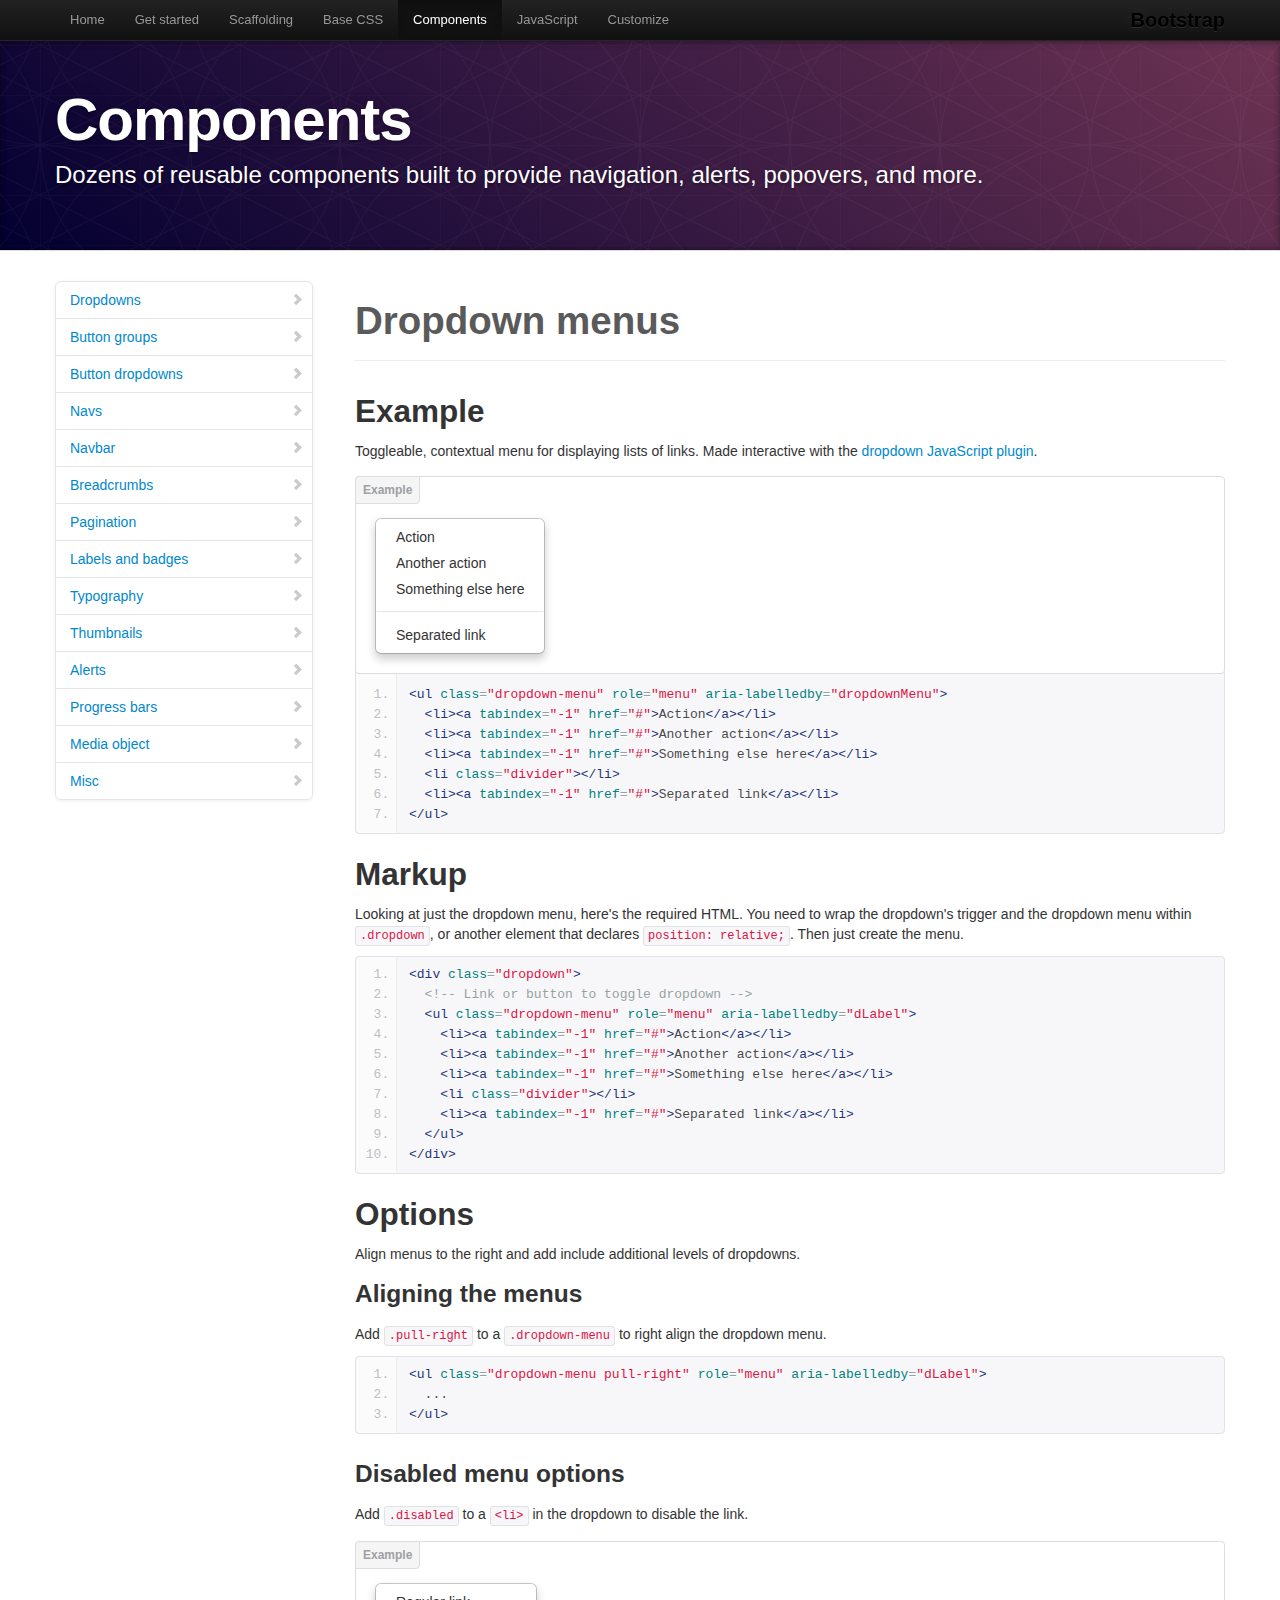
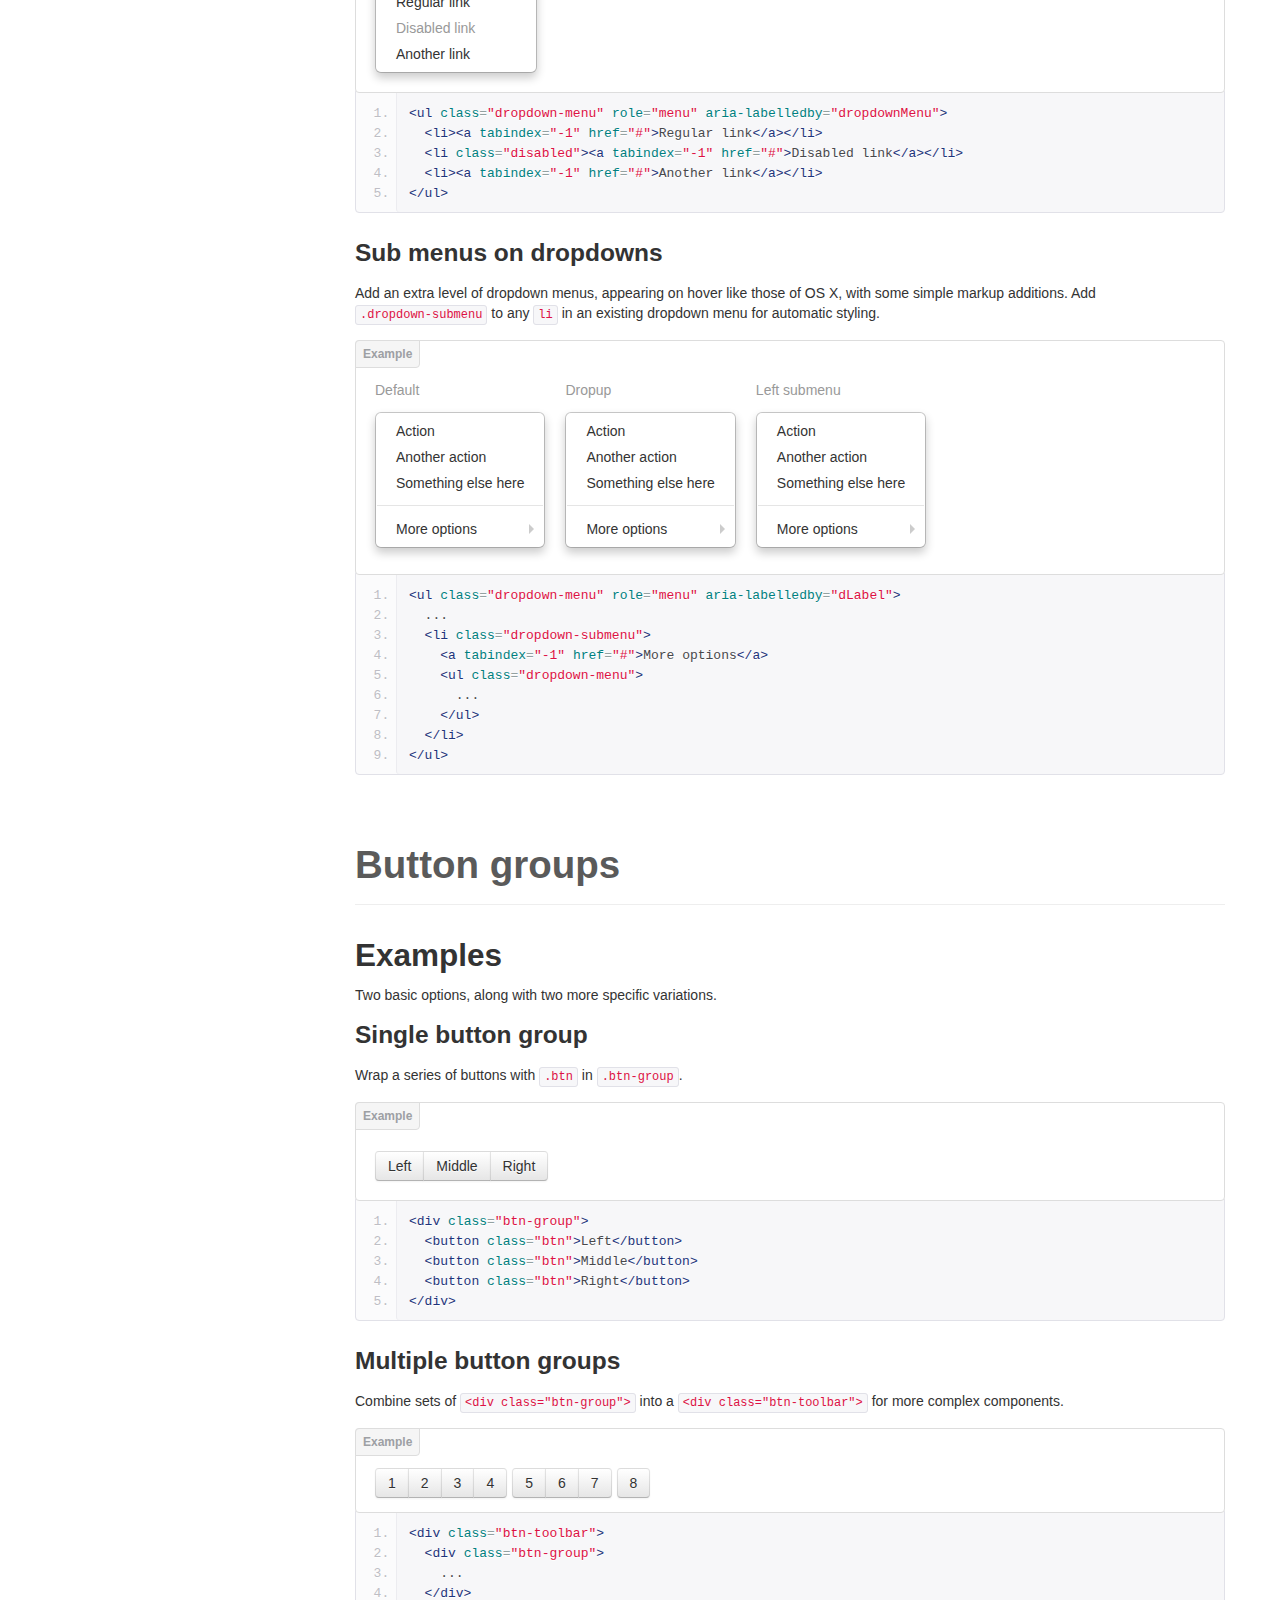
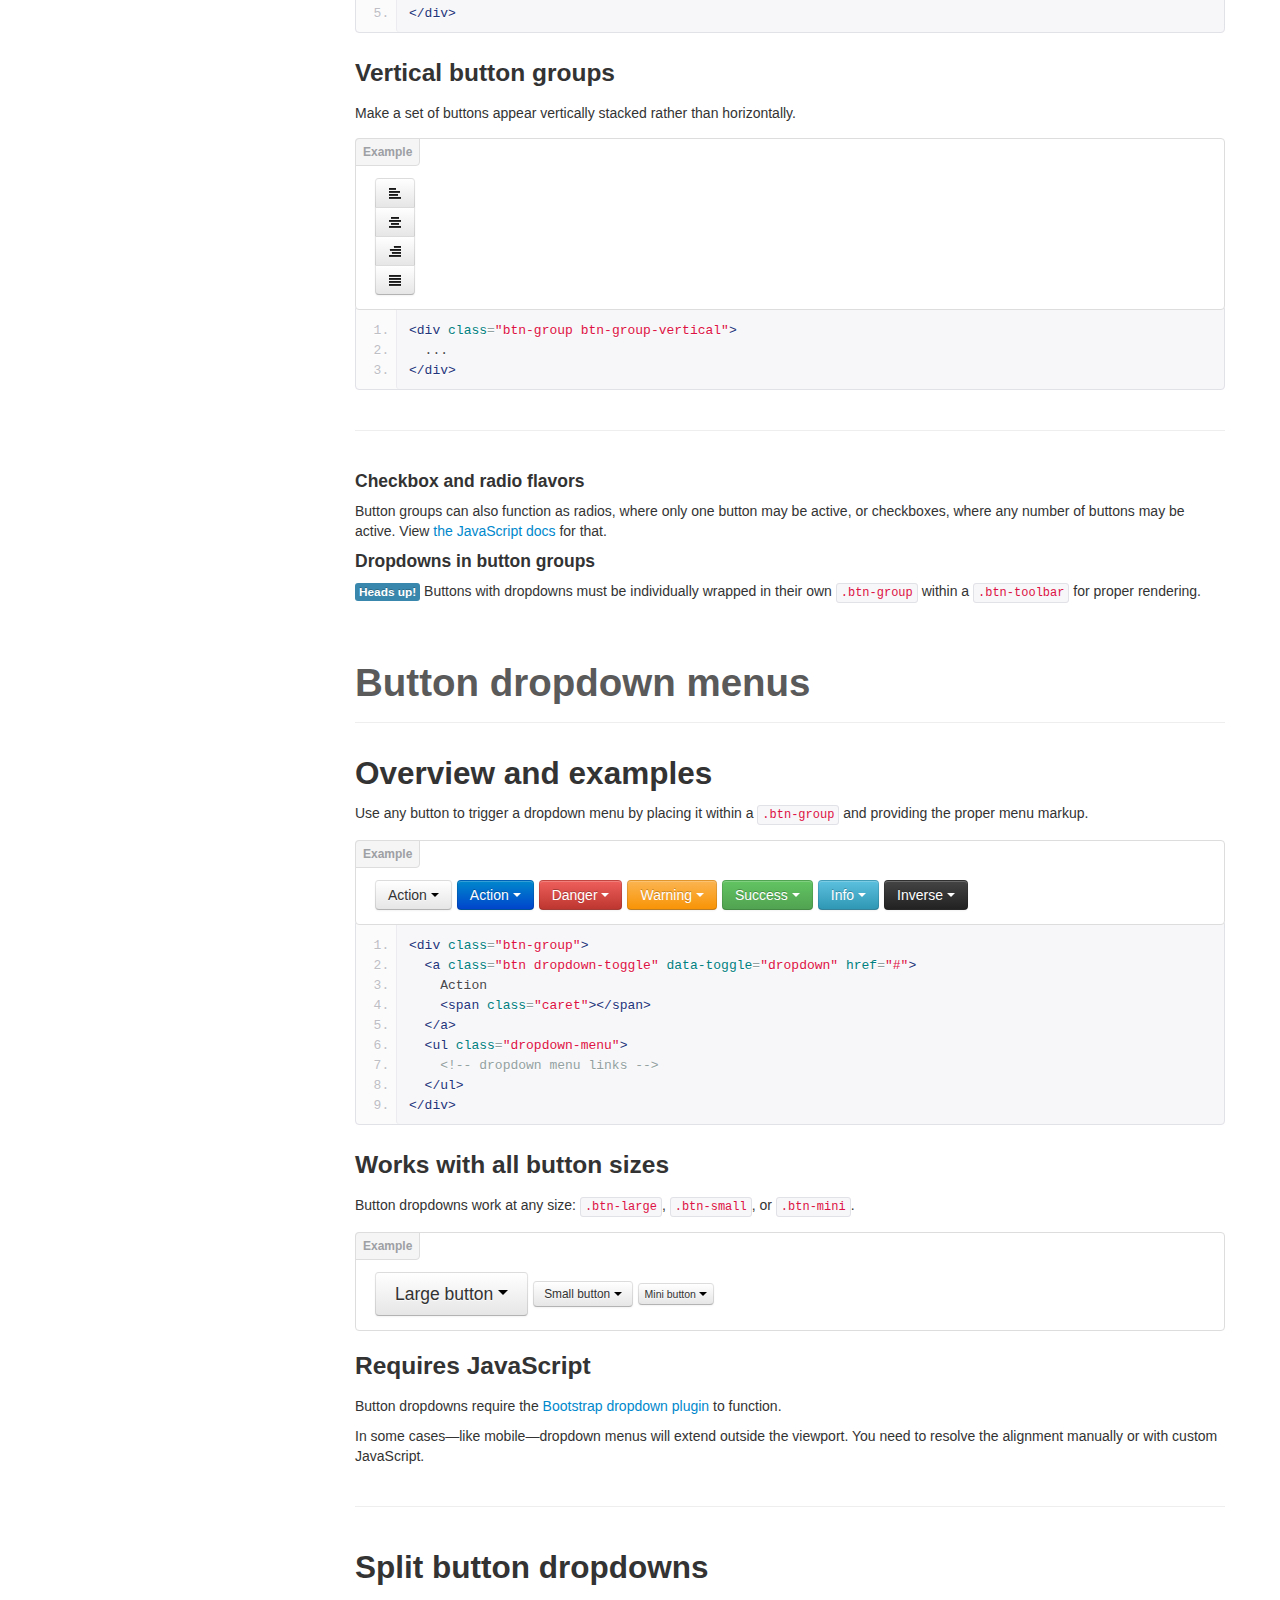
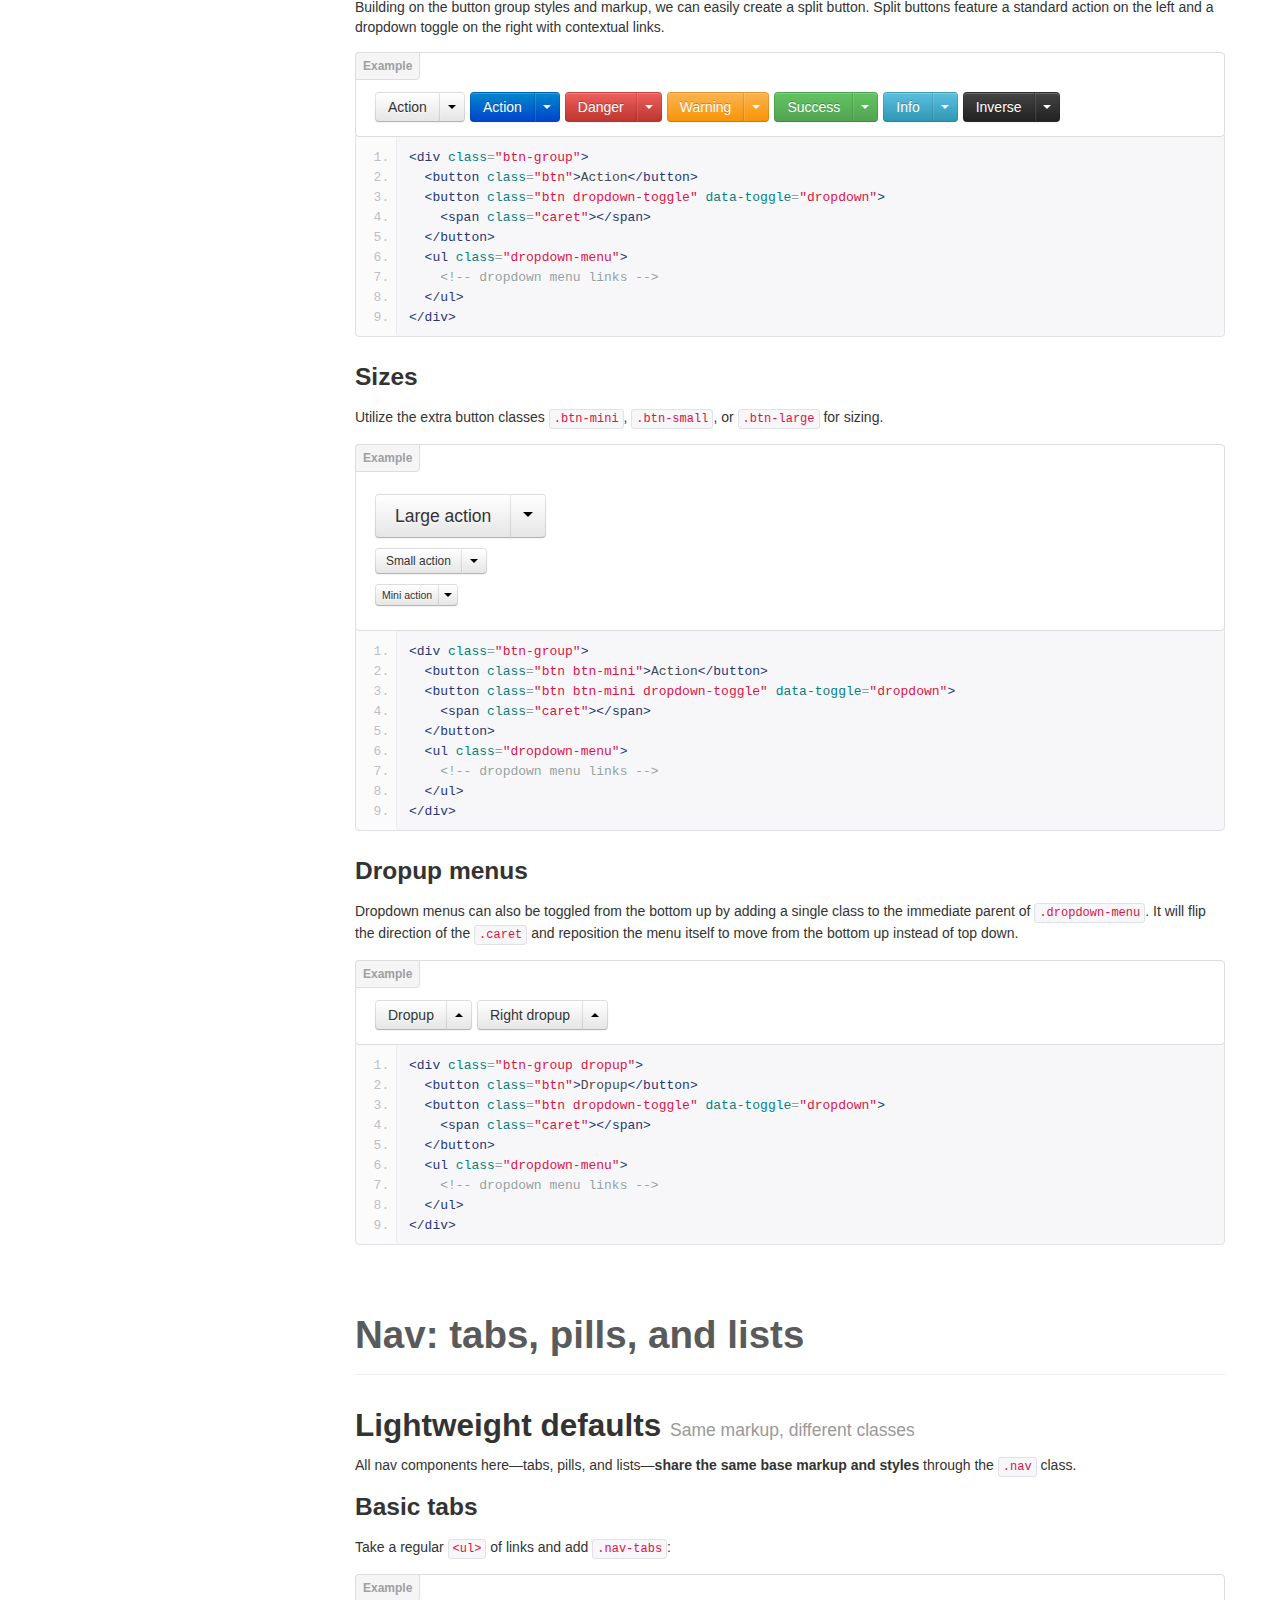
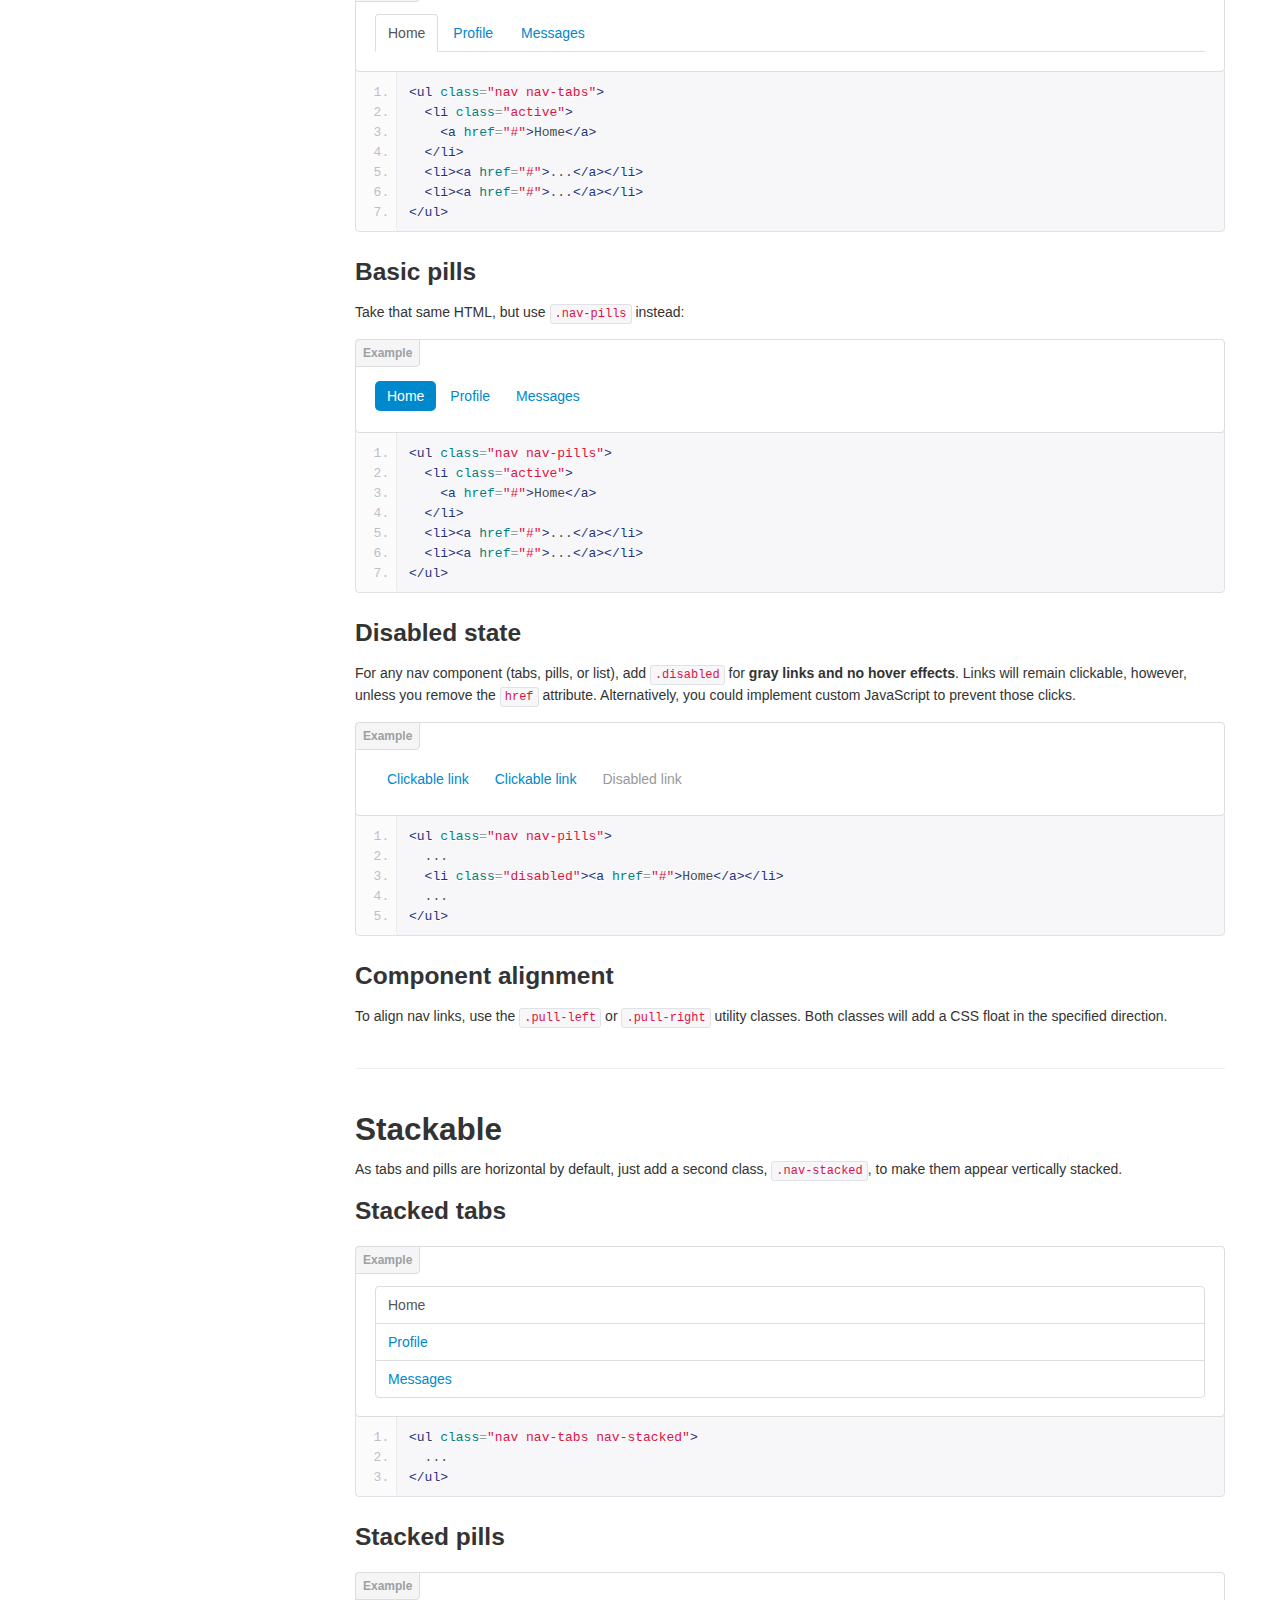
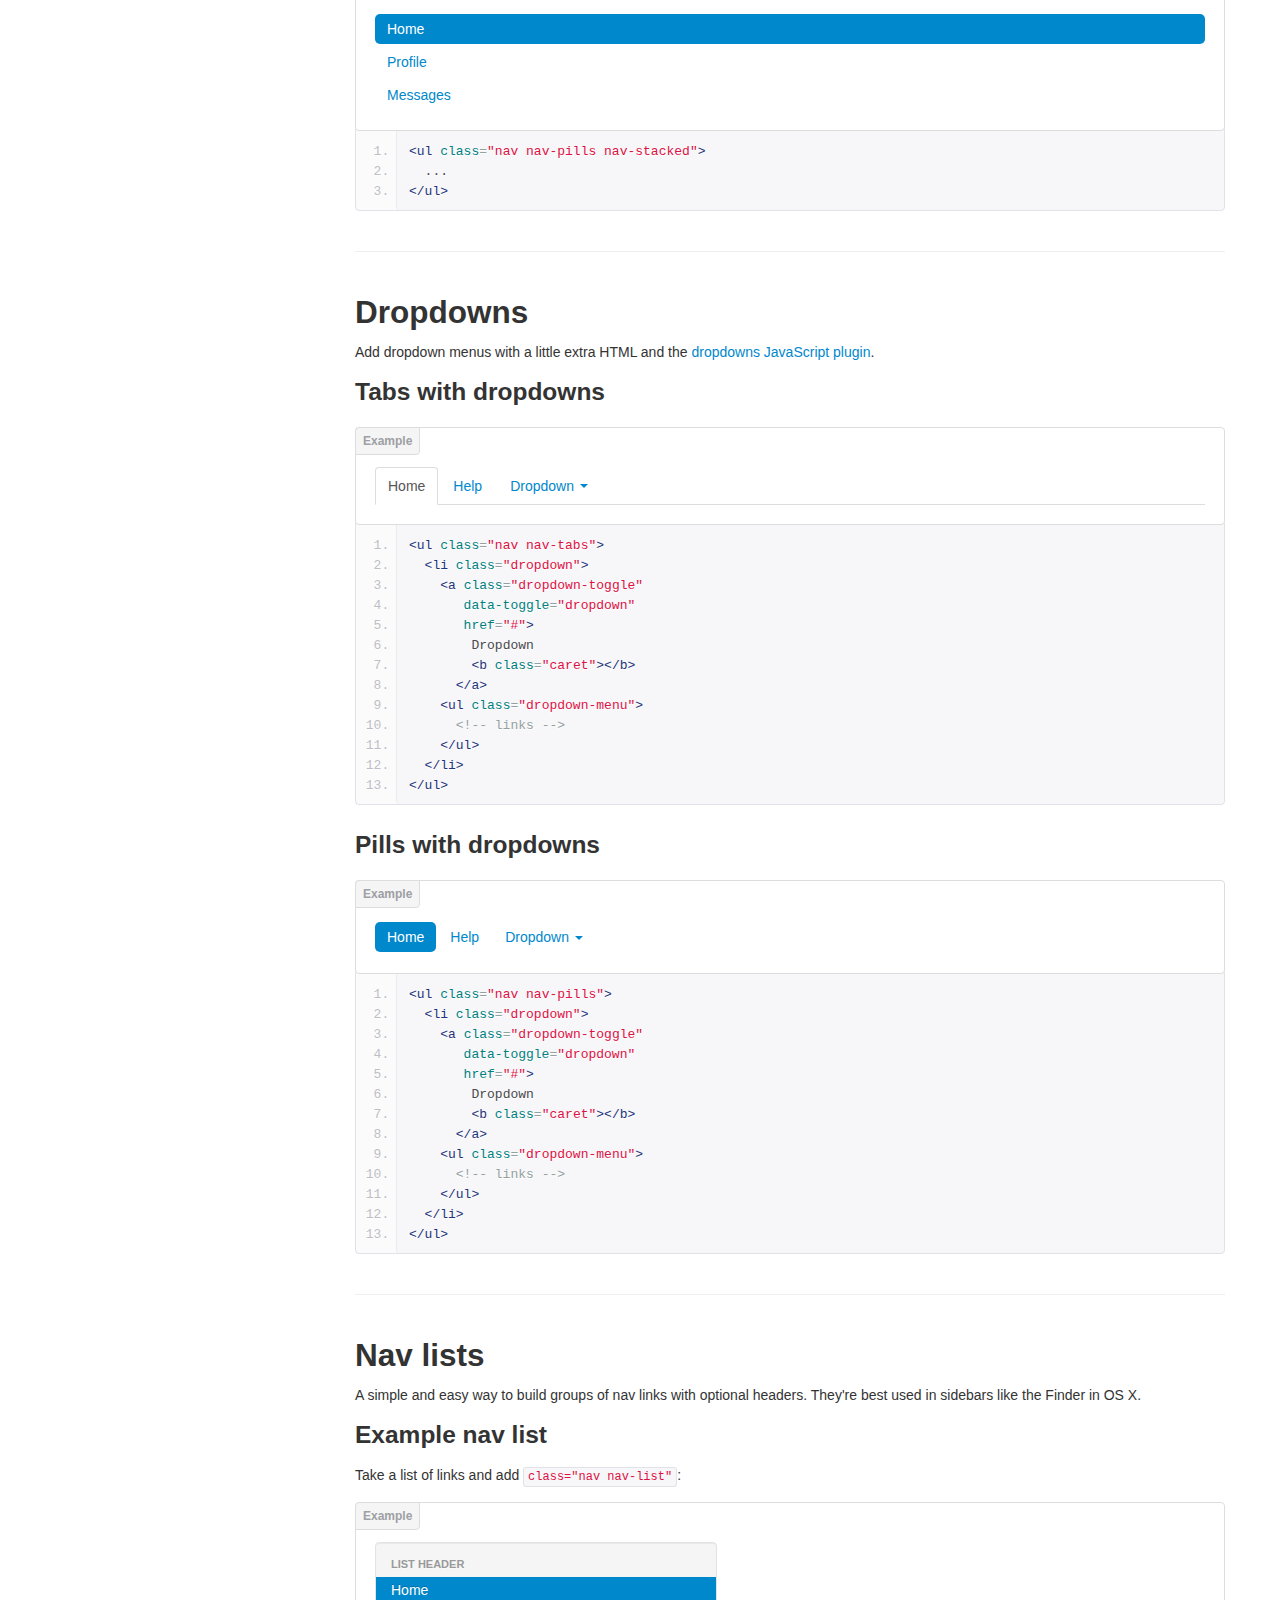
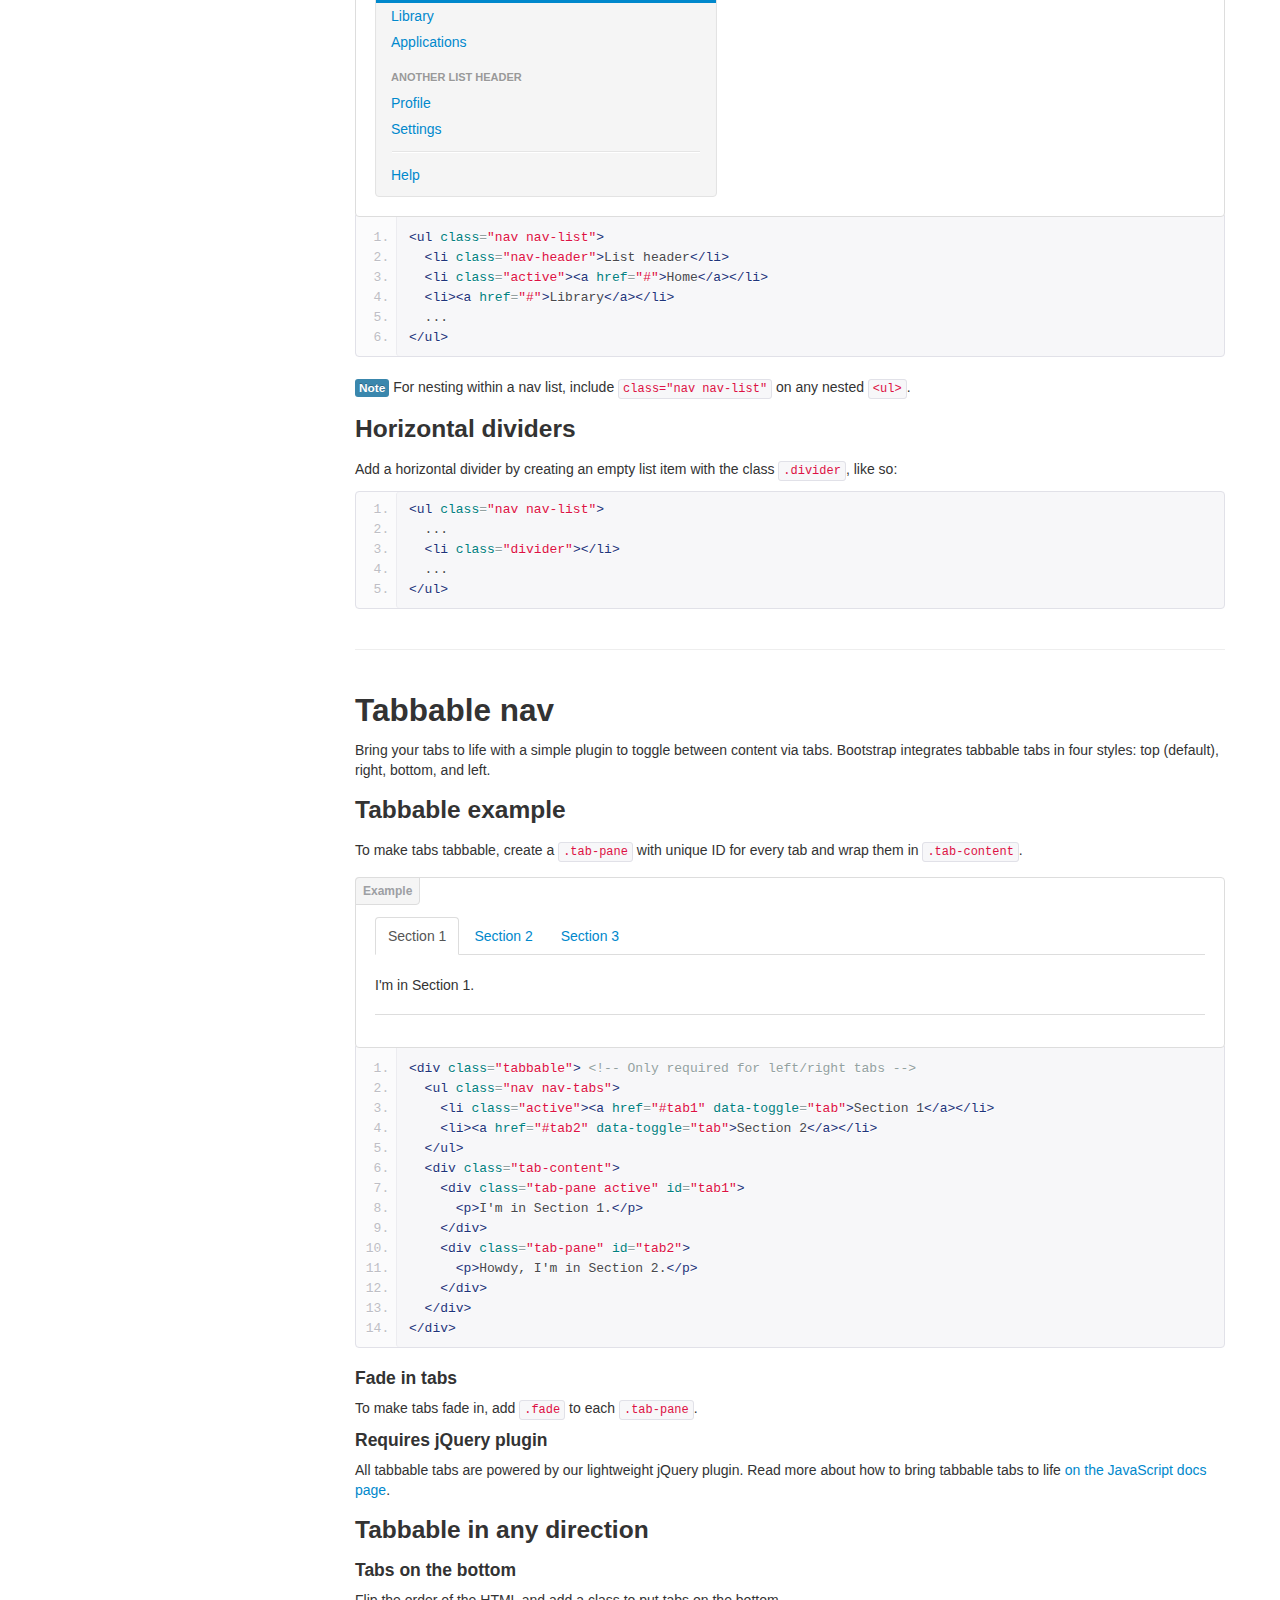
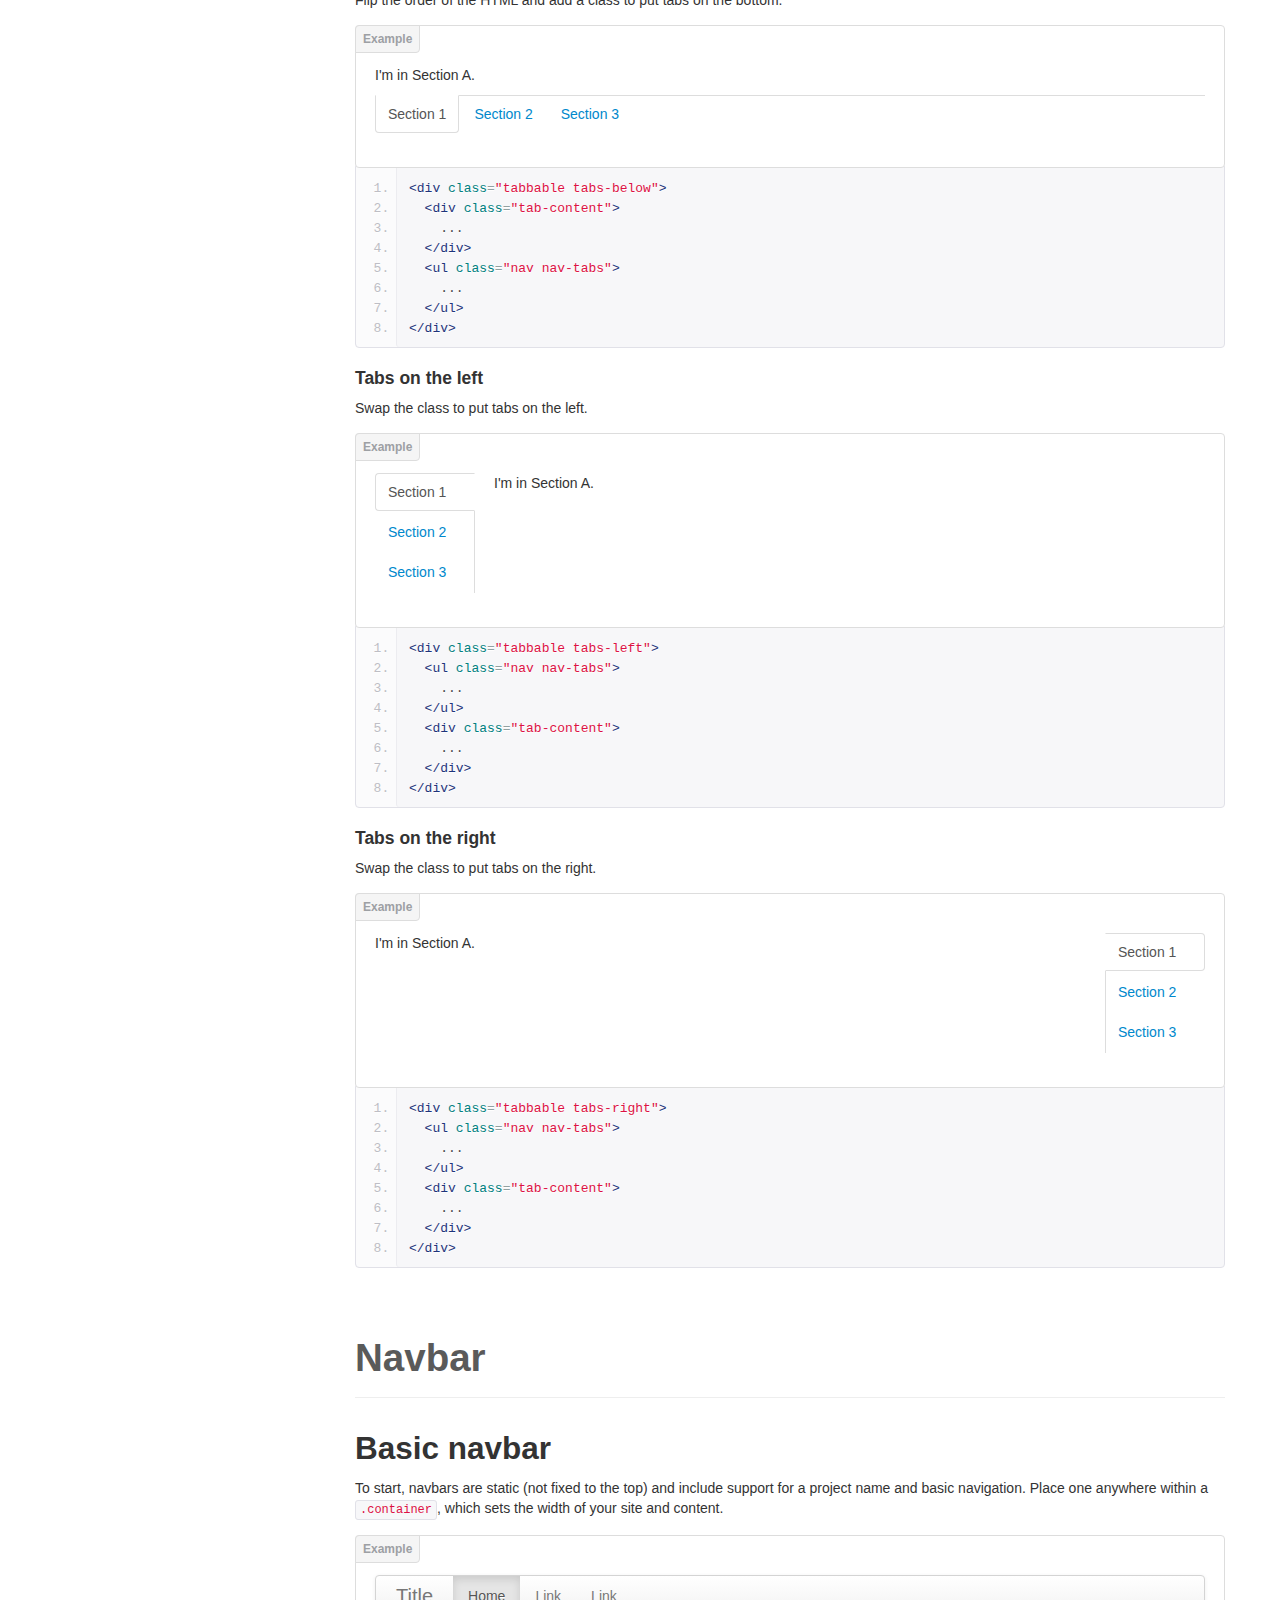
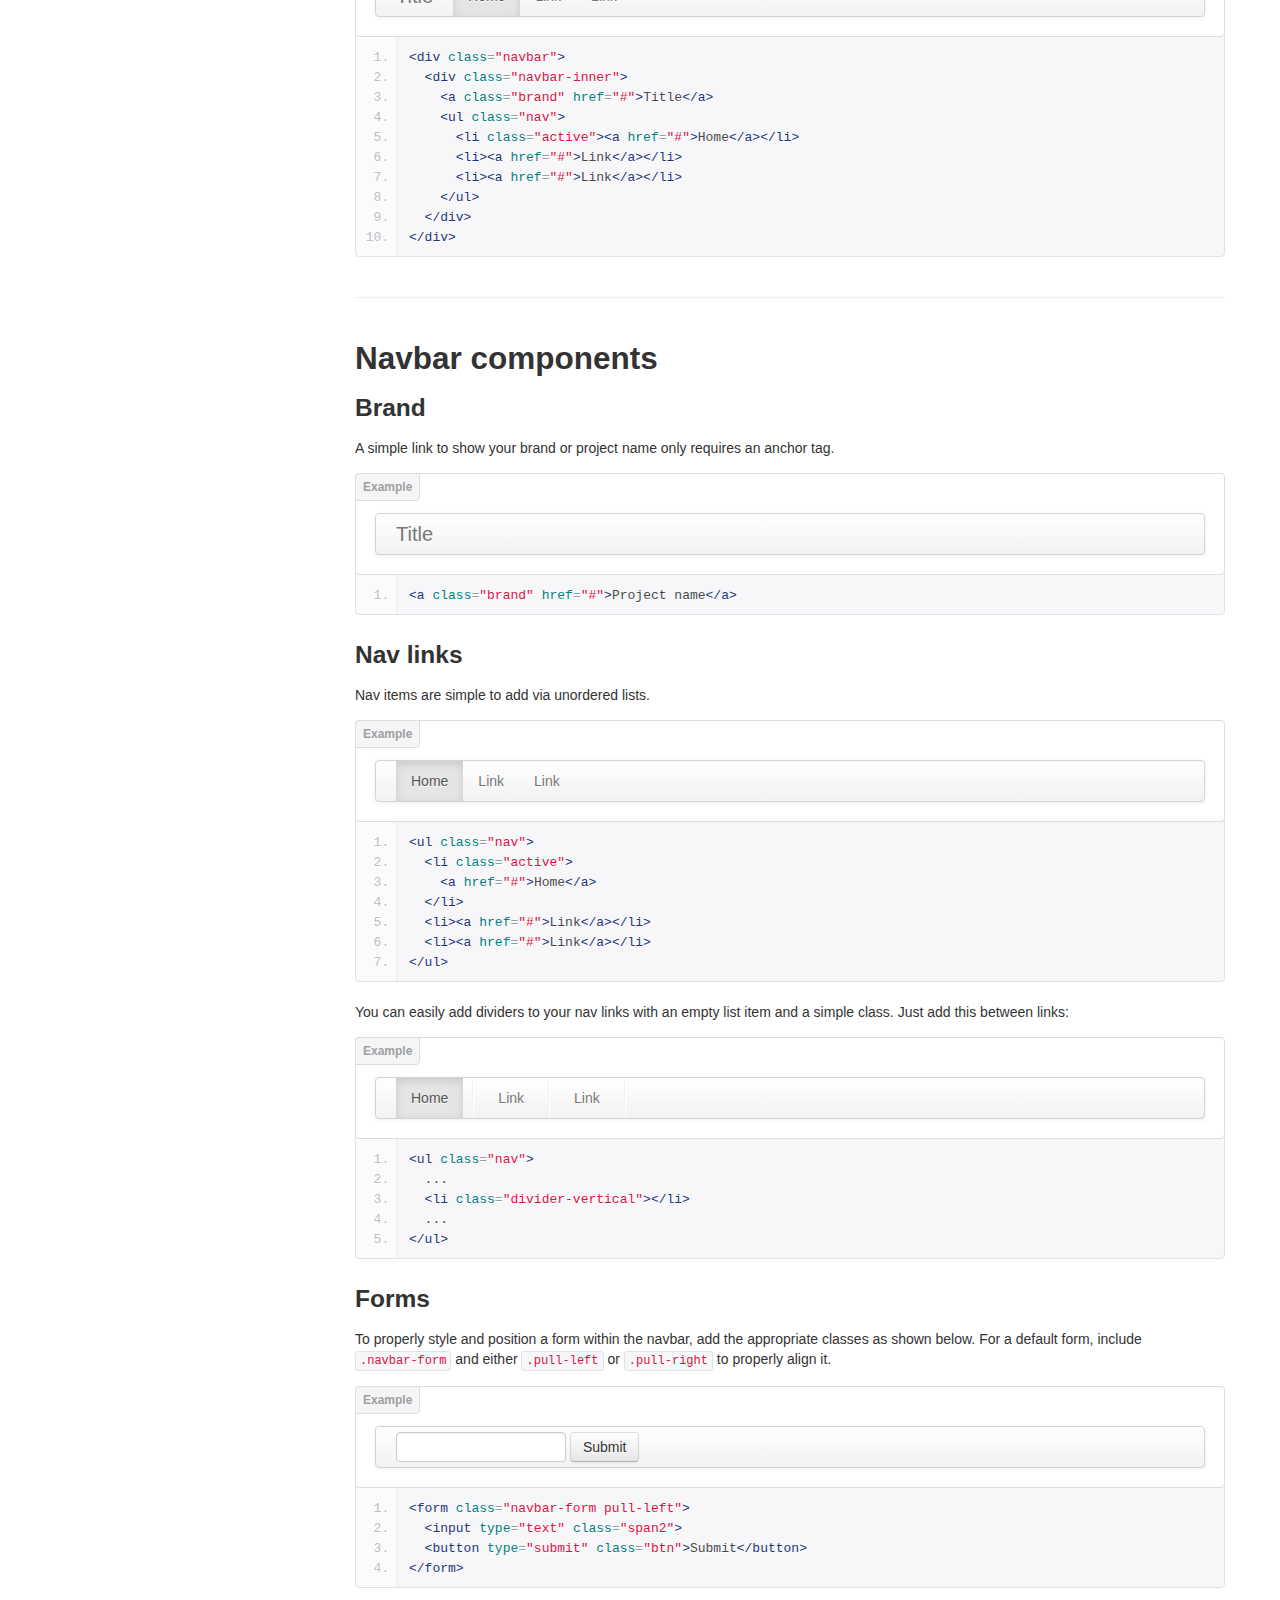
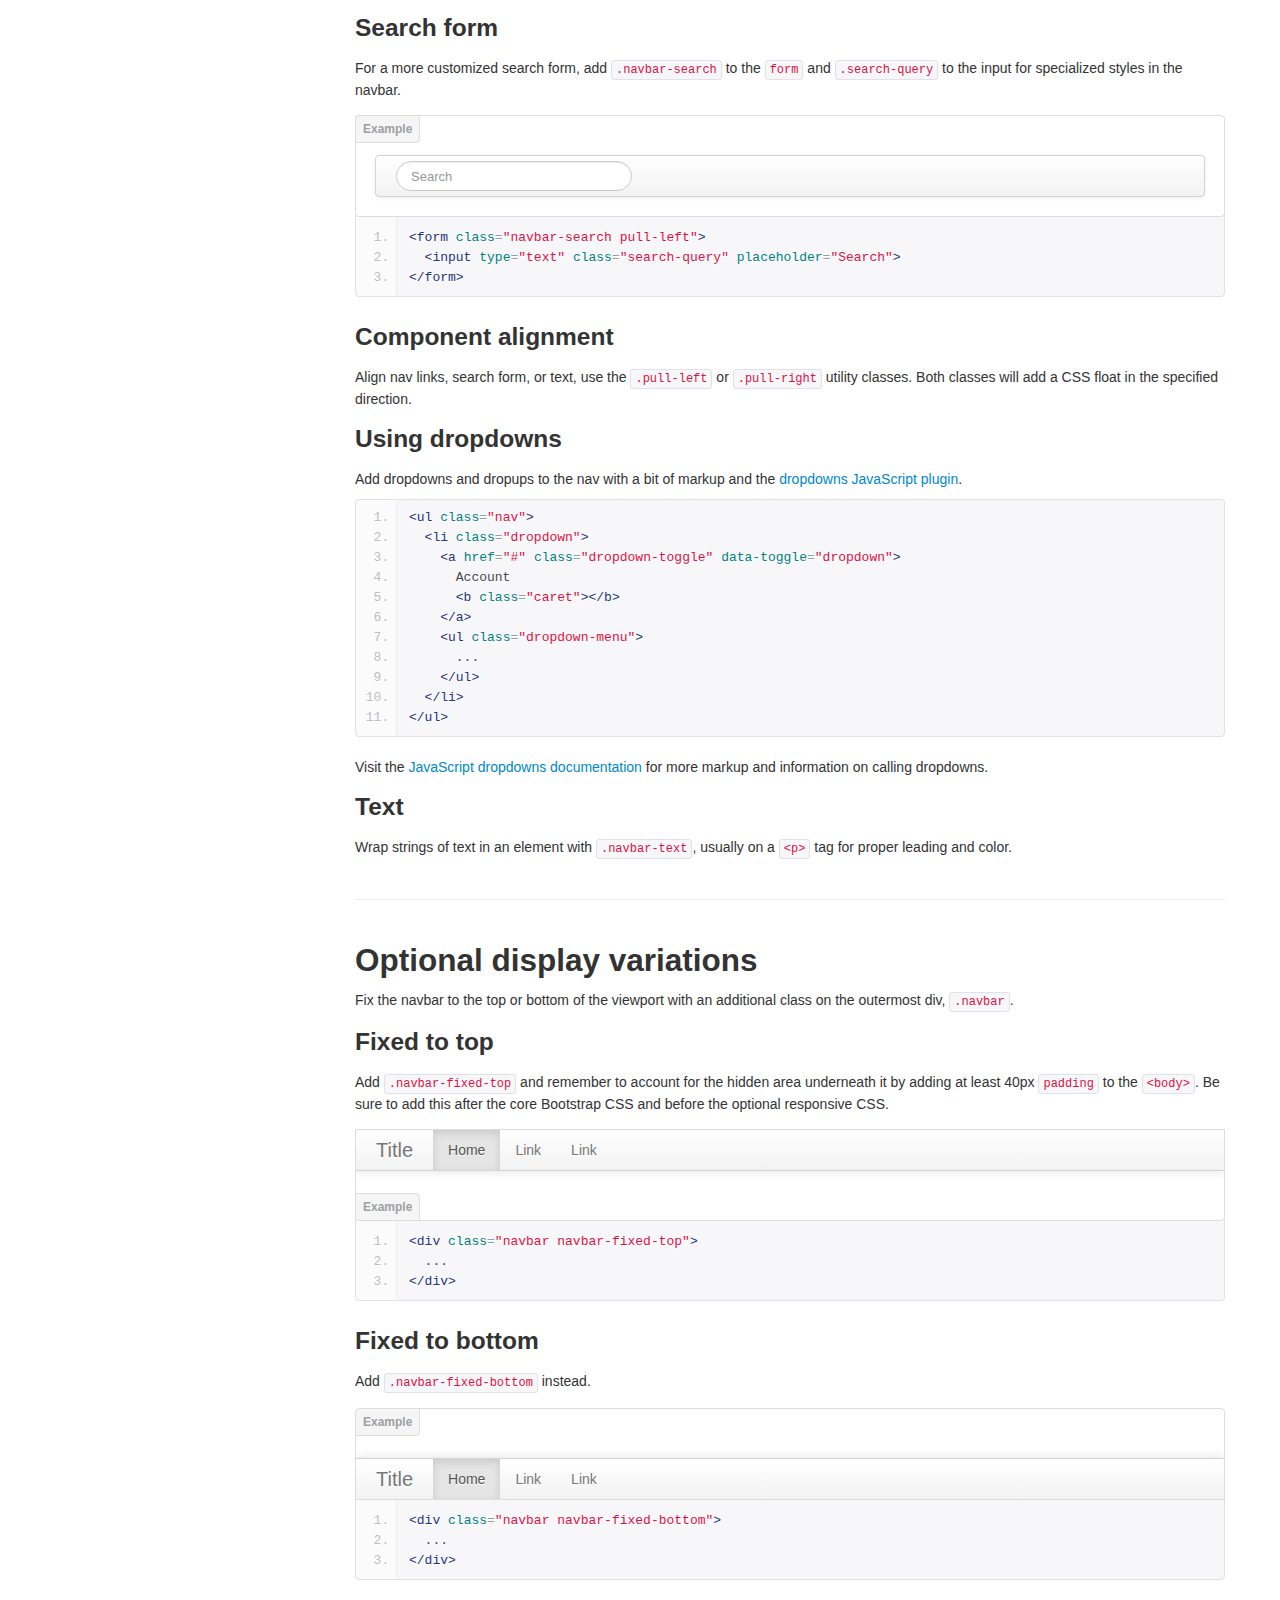
<file: docs/components.html>
<!DOCTYPE html>
<html lang="en">
  <head>
    <meta charset="utf-8">
    <title>Components · Bootstrap</title>
    <meta name="viewport" content="width=device-width, initial-scale=1.0">
    <meta name="description" content="">
    <meta name="author" content="">

    <!-- Le styles -->
    <link href="assets/css/bootstrap.css" rel="stylesheet">
    <link href="assets/css/bootstrap-responsive.css" rel="stylesheet">
    <link href="assets/css/docs.css" rel="stylesheet">
    <link href="assets/js/google-code-prettify/prettify.css" rel="stylesheet">

    <!-- Le HTML5 shim, for IE6-8 support of HTML5 elements -->
    <!--[if lt IE 9]>
      <script src="assets/js/html5shiv.js"></script>
    <![endif]-->

    <!-- Le fav and touch icons -->
    <link rel="apple-touch-icon-precomposed" sizes="144x144" href="assets/ico/apple-touch-icon-144-precomposed.png">
    <link rel="apple-touch-icon-precomposed" sizes="114x114" href="assets/ico/apple-touch-icon-114-precomposed.png">
      <link rel="apple-touch-icon-precomposed" sizes="72x72" href="assets/ico/apple-touch-icon-72-precomposed.png">
                    <link rel="apple-touch-icon-precomposed" href="assets/ico/apple-touch-icon-57-precomposed.png">
                                   <link rel="shortcut icon" href="assets/ico/favicon.png">

    <script type="text/javascript">
      var _gaq = _gaq || [];
      _gaq.push(['_setAccount', 'UA-146052-10']);
      _gaq.push(['_trackPageview']);
      (function() {
        var ga = document.createElement('script'); ga.type = 'text/javascript'; ga.async = true;
        ga.src = ('https:' == document.location.protocol ? 'https://ssl' : 'http://www') + '.google-analytics.com/ga.js';
        var s = document.getElementsByTagName('script')[0]; s.parentNode.insertBefore(ga, s);
      })();
    </script>
  </head>

  <body data-spy="scroll" data-target=".bs-docs-sidebar">

    <!-- Navbar
    ================================================== -->
    <div class="navbar navbar-inverse navbar-fixed-top">
      <div class="navbar-inner">
        <div class="container">
          <button type="button" class="btn btn-navbar" data-toggle="collapse" data-target=".nav-collapse">
            <span class="icon-bar"></span>
            <span class="icon-bar"></span>
            <span class="icon-bar"></span>
          </button>
          <a class="brand" href="./index.html">Bootstrap</a>
          <div class="nav-collapse collapse">
            <ul class="nav">
              <li class="">
                <a href="./index.html">Home</a>
              </li>
              <li class="">
                <a href="./getting-started.html">Get started</a>
              </li>
              <li class="">
                <a href="./scaffolding.html">Scaffolding</a>
              </li>
              <li class="">
                <a href="./base-css.html">Base CSS</a>
              </li>
              <li class="active">
                <a href="./components.html">Components</a>
              </li>
              <li class="">
                <a href="./javascript.html">JavaScript</a>
              </li>
              <li class="">
                <a href="./customize.html">Customize</a>
              </li>
            </ul>
          </div>
        </div>
      </div>
    </div>

<!-- Subhead
================================================== -->
<header class="jumbotron subhead" id="overview">
  <div class="container">
    <h1>Components</h1>
    <p class="lead">Dozens of reusable components built to provide navigation, alerts, popovers, and more.</p>
  </div>
</header>


  <div class="container">

    <!-- Docs nav
    ================================================== -->
    <div class="row">
      <div class="span3 bs-docs-sidebar">
        <ul class="nav nav-list bs-docs-sidenav">
          <li><a href="#dropdowns"><i class="icon-chevron-right"></i> Dropdowns</a></li>
          <li><a href="#buttonGroups"><i class="icon-chevron-right"></i> Button groups</a></li>
          <li><a href="#buttonDropdowns"><i class="icon-chevron-right"></i> Button dropdowns</a></li>
          <li><a href="#navs"><i class="icon-chevron-right"></i> Navs</a></li>
          <li><a href="#navbar"><i class="icon-chevron-right"></i> Navbar</a></li>
          <li><a href="#breadcrumbs"><i class="icon-chevron-right"></i> Breadcrumbs</a></li>
          <li><a href="#pagination"><i class="icon-chevron-right"></i> Pagination</a></li>
          <li><a href="#labels-badges"><i class="icon-chevron-right"></i> Labels and badges</a></li>
          <li><a href="#typography"><i class="icon-chevron-right"></i> Typography</a></li>
          <li><a href="#thumbnails"><i class="icon-chevron-right"></i> Thumbnails</a></li>
          <li><a href="#alerts"><i class="icon-chevron-right"></i> Alerts</a></li>
          <li><a href="#progress"><i class="icon-chevron-right"></i> Progress bars</a></li>
          <li><a href="#media"><i class="icon-chevron-right"></i> Media object</a></li>
          <li><a href="#misc"><i class="icon-chevron-right"></i> Misc</a></li>
        </ul>
      </div>
      <div class="span9">



        <!-- Dropdowns
        ================================================== -->
        <section id="dropdowns">
          <div class="page-header">
            <h1>Dropdown menus</h1>
          </div>

          <h2>Example</h2>
          <p>Toggleable, contextual menu for displaying lists of links. Made interactive with the <a href="./javascript.html#dropdowns">dropdown JavaScript plugin</a>.</p>
          <div class="bs-docs-example">
            <div class="dropdown clearfix">
              <ul class="dropdown-menu" role="menu" aria-labelledby="dropdownMenu" style="display: block; position: static; margin-bottom: 5px; *width: 180px;">
                <li><a tabindex="-1" href="#">Action</a></li>
                <li><a tabindex="-1" href="#">Another action</a></li>
                <li><a tabindex="-1" href="#">Something else here</a></li>
                <li class="divider"></li>
                <li><a tabindex="-1" href="#">Separated link</a></li>
              </ul>
            </div>
          </div>
<pre class="prettyprint linenums">
&lt;ul class="dropdown-menu" role="menu" aria-labelledby="dropdownMenu"&gt;
  &lt;li&gt;&lt;a tabindex="-1" href="#"&gt;Action&lt;/a&gt;&lt;/li&gt;
  &lt;li&gt;&lt;a tabindex="-1" href="#"&gt;Another action&lt;/a&gt;&lt;/li&gt;
  &lt;li&gt;&lt;a tabindex="-1" href="#"&gt;Something else here&lt;/a&gt;&lt;/li&gt;
  &lt;li class="divider"&gt;&lt;/li&gt;
  &lt;li&gt;&lt;a tabindex="-1" href="#"&gt;Separated link&lt;/a&gt;&lt;/li&gt;
&lt;/ul&gt;
</pre>

          <h2>Markup</h2>
          <p>Looking at just the dropdown menu, here's the required HTML. You need to wrap the dropdown's trigger and the dropdown menu within <code>.dropdown</code>, or another element that declares <code>position: relative;</code>. Then just create the menu.</p>

<pre class="prettyprint linenums">
&lt;div class="dropdown"&gt;
  &lt;!-- Link or button to toggle dropdown --&gt;
  &lt;ul class="dropdown-menu" role="menu" aria-labelledby="dLabel"&gt;
    &lt;li&gt;&lt;a tabindex="-1" href="#"&gt;Action&lt;/a&gt;&lt;/li&gt;
    &lt;li&gt;&lt;a tabindex="-1" href="#"&gt;Another action&lt;/a&gt;&lt;/li&gt;
    &lt;li&gt;&lt;a tabindex="-1" href="#"&gt;Something else here&lt;/a&gt;&lt;/li&gt;
    &lt;li class="divider"&gt;&lt;/li&gt;
    &lt;li&gt;&lt;a tabindex="-1" href="#"&gt;Separated link&lt;/a&gt;&lt;/li&gt;
  &lt;/ul&gt;
&lt;/div&gt;
</pre>

          <h2>Options</h2>
          <p>Align menus to the right and add include additional levels of dropdowns.</p>

          <h3>Aligning the menus</h3>
          <p>Add <code>.pull-right</code> to a <code>.dropdown-menu</code> to right align the dropdown menu.</p>
<pre class="prettyprint linenums">
&lt;ul class="dropdown-menu pull-right" role="menu" aria-labelledby="dLabel"&gt;
  ...
&lt;/ul&gt;
</pre>

          <h3>Disabled menu options</h3>
          <p>Add <code>.disabled</code> to a <code>&lt;li&gt;</code> in the dropdown to disable the link.</p>
          <div class="bs-docs-example">
            <div class="dropdown clearfix">
              <ul class="dropdown-menu" role="menu" aria-labelledby="dropdownMenu" style="display: block; position: static; margin-bottom: 5px; *width: 180px;">
                <li><a tabindex="-1" href="#">Regular link</a></li>
                <li class="disabled"><a tabindex="-1" href="#">Disabled link</a></li>
                <li><a tabindex="-1" href="#">Another link</a></li>
              </ul>
            </div>
          </div>
<pre class="prettyprint linenums">
&lt;ul class="dropdown-menu" role="menu" aria-labelledby="dropdownMenu"&gt;
  &lt;li&gt;&lt;a tabindex="-1" href="#"&gt;Regular link&lt;/a&gt;&lt;/li&gt;
  &lt;li class="disabled"&gt;&lt;a tabindex="-1" href="#"&gt;Disabled link&lt;/a&gt;&lt;/li&gt;
  &lt;li&gt;&lt;a tabindex="-1" href="#"&gt;Another link&lt;/a&gt;&lt;/li&gt;
&lt;/ul&gt;
</pre>

          <h3>Sub menus on dropdowns</h3>
          <p>Add an extra level of dropdown menus, appearing on hover like those of OS X, with some simple markup additions. Add <code>.dropdown-submenu</code> to any <code>li</code> in an existing dropdown menu for automatic styling.</p>
          <div class="bs-docs-example bs-docs-example-submenus">

            <div class="pull-left">
              <p class="muted">Default</p>
              <div class="dropdown clearfix">
                <ul class="dropdown-menu" role="menu" aria-labelledby="dropdownMenu">
                  <li><a tabindex="-1" href="#">Action</a></li>
                  <li><a tabindex="-1" href="#">Another action</a></li>
                  <li><a tabindex="-1" href="#">Something else here</a></li>
                  <li class="divider"></li>
                  <li class="dropdown-submenu">
                    <a tabindex="-1" href="#">More options</a>
                    <ul class="dropdown-menu">
                      <li><a tabindex="-1" href="#">Second level link</a></li>
                      <li><a tabindex="-1" href="#">Second level link</a></li>
                      <li><a tabindex="-1" href="#">Second level link</a></li>
                      <li><a tabindex="-1" href="#">Second level link</a></li>
                      <li><a tabindex="-1" href="#">Second level link</a></li>
                    </ul>
                  </li>
                </ul>
              </div>
            </div>

            <div class="pull-left">
              <p class="muted">Dropup</p>
              <div class="dropup">
                <ul class="dropdown-menu" role="menu" aria-labelledby="dropdownMenu">
                  <li><a tabindex="-1" href="#">Action</a></li>
                  <li><a tabindex="-1" href="#">Another action</a></li>
                  <li><a tabindex="-1" href="#">Something else here</a></li>
                  <li class="divider"></li>
                  <li class="dropdown-submenu">
                    <a tabindex="-1" href="#">More options</a>
                    <ul class="dropdown-menu">
                      <li><a tabindex="-1" href="#">Second level link</a></li>
                      <li><a tabindex="-1" href="#">Second level link</a></li>
                      <li><a tabindex="-1" href="#">Second level link</a></li>
                      <li><a tabindex="-1" href="#">Second level link</a></li>
                      <li><a tabindex="-1" href="#">Second level link</a></li>
                    </ul>
                  </li>
                </ul>
              </div>
            </div>

            <div class="pull-left">
              <p class="muted">Left submenu</p>
              <div class="dropdown">
                <ul class="dropdown-menu" role="menu" aria-labelledby="dropdownMenu">
                  <li><a tabindex="-1" href="#">Action</a></li>
                  <li><a tabindex="-1" href="#">Another action</a></li>
                  <li><a tabindex="-1" href="#">Something else here</a></li>
                  <li class="divider"></li>
                  <li class="dropdown-submenu pull-left">
                    <a tabindex="-1" href="#">More options</a>
                    <ul class="dropdown-menu">
                      <li><a tabindex="-1" href="#">Second level link</a></li>
                      <li><a tabindex="-1" href="#">Second level link</a></li>
                      <li><a tabindex="-1" href="#">Second level link</a></li>
                      <li><a tabindex="-1" href="#">Second level link</a></li>
                      <li><a tabindex="-1" href="#">Second level link</a></li>
                    </ul>
                  </li>
                </ul>
              </div>
            </div>

          </div>
<pre class="prettyprint linenums">
&lt;ul class="dropdown-menu" role="menu" aria-labelledby="dLabel"&gt;
  ...
  &lt;li class="dropdown-submenu"&gt;
    &lt;a tabindex="-1" href="#"&gt;More options&lt;/a&gt;
    &lt;ul class="dropdown-menu"&gt;
      ...
    &lt;/ul&gt;
  &lt;/li&gt;
&lt;/ul&gt;
</pre>

        </section>




        <!-- Button Groups
        ================================================== -->
        <section id="buttonGroups">
          <div class="page-header">
            <h1>Button groups</h1>
          </div>

          <h2>Examples</h2>
          <p>Two basic options, along with two more specific variations.</p>

          <h3>Single button group</h3>
          <p>Wrap a series of buttons with <code>.btn</code> in <code>.btn-group</code>.</p>
          <div class="bs-docs-example">
            <div class="btn-group" style="margin: 9px 0 5px;">
              <button class="btn">Left</button>
              <button class="btn">Middle</button>
              <button class="btn">Right</button>
            </div>
          </div>
<pre class="prettyprint linenums">
&lt;div class="btn-group"&gt;
  &lt;button class="btn"&gt;Left&lt;/button&gt;
  &lt;button class="btn"&gt;Middle&lt;/button&gt;
  &lt;button class="btn"&gt;Right&lt;/button&gt;
&lt;/div&gt;
</pre>

          <h3>Multiple button groups</h3>
          <p>Combine sets of <code>&lt;div class="btn-group"&gt;</code> into a <code>&lt;div class="btn-toolbar"&gt;</code> for more complex components.</p>
          <div class="bs-docs-example">
            <div class="btn-toolbar" style="margin: 0;">
              <div class="btn-group">
                <button class="btn">1</button>
                <button class="btn">2</button>
                <button class="btn">3</button>
                <button class="btn">4</button>
              </div>
              <div class="btn-group">
                <button class="btn">5</button>
                <button class="btn">6</button>
                <button class="btn">7</button>
              </div>
              <div class="btn-group">
                <button class="btn">8</button>
              </div>
            </div>
          </div>
<pre class="prettyprint linenums">
&lt;div class="btn-toolbar"&gt;
  &lt;div class="btn-group"&gt;
    ...
  &lt;/div&gt;
&lt;/div&gt;
</pre>

          <h3>Vertical button groups</h3>
          <p>Make a set of buttons appear vertically stacked rather than horizontally.</p>
          <div class="bs-docs-example">
            <div class="btn-group btn-group-vertical">
              <button type="button" class="btn"><i class="icon-align-left"></i></button>
              <button type="button" class="btn"><i class="icon-align-center"></i></button>
              <button type="button" class="btn"><i class="icon-align-right"></i></button>
              <button type="button" class="btn"><i class="icon-align-justify"></i></button>
            </div>
          </div>
<pre class="prettyprint linenums">
&lt;div class="btn-group btn-group-vertical"&gt;
  ...
&lt;/div&gt;
</pre>


          <hr class="bs-docs-separator">


          <h4>Checkbox and radio flavors</h4>
          <p>Button groups can also function as radios, where only one button may be active, or checkboxes, where any number of buttons may be active. View <a href="./javascript.html#buttons">the JavaScript docs</a> for that.</p>

          <h4>Dropdowns in button groups</h4>
          <p><span class="label label-info">Heads up!</span> Buttons with dropdowns must be individually wrapped in their own <code>.btn-group</code> within a <code>.btn-toolbar</code> for proper rendering.</p>
        </section>



        <!-- Split button dropdowns
        ================================================== -->
        <section id="buttonDropdowns">
          <div class="page-header">
            <h1>Button dropdown menus</h1>
          </div>


          <h2>Overview and examples</h2>
          <p>Use any button to trigger a dropdown menu by placing it within a <code>.btn-group</code> and providing the proper menu markup.</p>
          <div class="bs-docs-example">
            <div class="btn-toolbar" style="margin: 0;">
              <div class="btn-group">
                <button class="btn dropdown-toggle" data-toggle="dropdown">Action <span class="caret"></span></button>
                <ul class="dropdown-menu">
                  <li><a href="#">Action</a></li>
                  <li><a href="#">Another action</a></li>
                  <li><a href="#">Something else here</a></li>
                  <li class="divider"></li>
                  <li><a href="#">Separated link</a></li>
                </ul>
              </div><!-- /btn-group -->
              <div class="btn-group">
                <button class="btn btn-primary dropdown-toggle" data-toggle="dropdown">Action <span class="caret"></span></button>
                <ul class="dropdown-menu">
                  <li><a href="#">Action</a></li>
                  <li><a href="#">Another action</a></li>
                  <li><a href="#">Something else here</a></li>
                  <li class="divider"></li>
                  <li><a href="#">Separated link</a></li>
                </ul>
              </div><!-- /btn-group -->
              <div class="btn-group">
                <button class="btn btn-danger dropdown-toggle" data-toggle="dropdown">Danger <span class="caret"></span></button>
                <ul class="dropdown-menu">
                  <li><a href="#">Action</a></li>
                  <li><a href="#">Another action</a></li>
                  <li><a href="#">Something else here</a></li>
                  <li class="divider"></li>
                  <li><a href="#">Separated link</a></li>
                </ul>
              </div><!-- /btn-group -->
              <div class="btn-group">
                <button class="btn btn-warning dropdown-toggle" data-toggle="dropdown">Warning <span class="caret"></span></button>
                <ul class="dropdown-menu">
                  <li><a href="#">Action</a></li>
                  <li><a href="#">Another action</a></li>
                  <li><a href="#">Something else here</a></li>
                  <li class="divider"></li>
                  <li><a href="#">Separated link</a></li>
                </ul>
              </div><!-- /btn-group -->
              <div class="btn-group">
                <button class="btn btn-success dropdown-toggle" data-toggle="dropdown">Success <span class="caret"></span></button>
                <ul class="dropdown-menu">
                  <li><a href="#">Action</a></li>
                  <li><a href="#">Another action</a></li>
                  <li><a href="#">Something else here</a></li>
                  <li class="divider"></li>
                  <li><a href="#">Separated link</a></li>
                </ul>
              </div><!-- /btn-group -->
              <div class="btn-group">
                <button class="btn btn-info dropdown-toggle" data-toggle="dropdown">Info <span class="caret"></span></button>
                <ul class="dropdown-menu">
                  <li><a href="#">Action</a></li>
                  <li><a href="#">Another action</a></li>
                  <li><a href="#">Something else here</a></li>
                  <li class="divider"></li>
                  <li><a href="#">Separated link</a></li>
                </ul>
              </div><!-- /btn-group -->
              <div class="btn-group">
                <button class="btn btn-inverse dropdown-toggle" data-toggle="dropdown">Inverse <span class="caret"></span></button>
                <ul class="dropdown-menu">
                  <li><a href="#">Action</a></li>
                  <li><a href="#">Another action</a></li>
                  <li><a href="#">Something else here</a></li>
                  <li class="divider"></li>
                  <li><a href="#">Separated link</a></li>
                </ul>
              </div><!-- /btn-group -->
            </div><!-- /btn-toolbar -->
          </div>
<pre class="prettyprint linenums">
&lt;div class="btn-group"&gt;
  &lt;a class="btn dropdown-toggle" data-toggle="dropdown" href="#"&gt;
    Action
    &lt;span class="caret"&gt;&lt;/span&gt;
  &lt;/a&gt;
  &lt;ul class="dropdown-menu"&gt;
    &lt;!-- dropdown menu links --&gt;
  &lt;/ul&gt;
&lt;/div&gt;
</pre>

          <h3>Works with all button sizes</h3>
          <p>Button dropdowns work at any size:  <code>.btn-large</code>, <code>.btn-small</code>, or <code>.btn-mini</code>.</p>
          <div class="bs-docs-example">
            <div class="btn-toolbar" style="margin: 0;">
              <div class="btn-group">
                <button class="btn btn-large dropdown-toggle" data-toggle="dropdown">Large button <span class="caret"></span></button>
                <ul class="dropdown-menu">
                  <li><a href="#">Action</a></li>
                  <li><a href="#">Another action</a></li>
                  <li><a href="#">Something else here</a></li>
                  <li class="divider"></li>
                  <li><a href="#">Separated link</a></li>
                </ul>
              </div><!-- /btn-group -->
              <div class="btn-group">
                <button class="btn btn-small dropdown-toggle" data-toggle="dropdown">Small button <span class="caret"></span></button>
                <ul class="dropdown-menu">
                  <li><a href="#">Action</a></li>
                  <li><a href="#">Another action</a></li>
                  <li><a href="#">Something else here</a></li>
                  <li class="divider"></li>
                  <li><a href="#">Separated link</a></li>
                </ul>
              </div><!-- /btn-group -->
              <div class="btn-group">
                <button class="btn btn-mini dropdown-toggle" data-toggle="dropdown">Mini button <span class="caret"></span></button>
                <ul class="dropdown-menu">
                  <li><a href="#">Action</a></li>
                  <li><a href="#">Another action</a></li>
                  <li><a href="#">Something else here</a></li>
                  <li class="divider"></li>
                  <li><a href="#">Separated link</a></li>
                </ul>
              </div><!-- /btn-group -->
            </div><!-- /btn-toolbar -->
          </div>

          <h3>Requires JavaScript</h3>
          <p>Button dropdowns require the <a href="./javascript.html#dropdowns">Bootstrap dropdown plugin</a> to function.</p>
          <p>In some cases&mdash;like mobile&mdash;dropdown menus will extend outside the viewport. You need to resolve the alignment manually or with custom JavaScript.</p>


          <hr class="bs-docs-separator">


          <h2>Split button dropdowns</h2>
          <p>Building on the button group styles and markup, we can easily create a split button. Split buttons feature a standard action on the left and a dropdown toggle on the right with contextual links.</p>
          <div class="bs-docs-example">
            <div class="btn-toolbar" style="margin: 0;">
              <div class="btn-group">
                <button class="btn">Action</button>
                <button class="btn dropdown-toggle" data-toggle="dropdown"><span class="caret"></span></button>
                <ul class="dropdown-menu">
                  <li><a href="#">Action</a></li>
                  <li><a href="#">Another action</a></li>
                  <li><a href="#">Something else here</a></li>
                  <li class="divider"></li>
                  <li><a href="#">Separated link</a></li>
                </ul>
              </div><!-- /btn-group -->
              <div class="btn-group">
                <button class="btn btn-primary">Action</button>
                <button class="btn btn-primary dropdown-toggle" data-toggle="dropdown"><span class="caret"></span></button>
                <ul class="dropdown-menu">
                  <li><a href="#">Action</a></li>
                  <li><a href="#">Another action</a></li>
                  <li><a href="#">Something else here</a></li>
                  <li class="divider"></li>
                  <li><a href="#">Separated link</a></li>
                </ul>
              </div><!-- /btn-group -->
              <div class="btn-group">
                <button class="btn btn-danger">Danger</button>
                <button class="btn btn-danger dropdown-toggle" data-toggle="dropdown"><span class="caret"></span></button>
                <ul class="dropdown-menu">
                  <li><a href="#">Action</a></li>
                  <li><a href="#">Another action</a></li>
                  <li><a href="#">Something else here</a></li>
                  <li class="divider"></li>
                  <li><a href="#">Separated link</a></li>
                </ul>
              </div><!-- /btn-group -->
              <div class="btn-group">
                <button class="btn btn-warning">Warning</button>
                <button class="btn btn-warning dropdown-toggle" data-toggle="dropdown"><span class="caret"></span></button>
                <ul class="dropdown-menu">
                  <li><a href="#">Action</a></li>
                  <li><a href="#">Another action</a></li>
                  <li><a href="#">Something else here</a></li>
                  <li class="divider"></li>
                  <li><a href="#">Separated link</a></li>
                </ul>
              </div><!-- /btn-group -->
              <div class="btn-group">
                <button class="btn btn-success">Success</button>
                <button class="btn btn-success dropdown-toggle" data-toggle="dropdown"><span class="caret"></span></button>
                <ul class="dropdown-menu">
                  <li><a href="#">Action</a></li>
                  <li><a href="#">Another action</a></li>
                  <li><a href="#">Something else here</a></li>
                  <li class="divider"></li>
                  <li><a href="#">Separated link</a></li>
                </ul>
              </div><!-- /btn-group -->
              <div class="btn-group">
                <button class="btn btn-info">Info</button>
                <button class="btn btn-info dropdown-toggle" data-toggle="dropdown"><span class="caret"></span></button>
                <ul class="dropdown-menu">
                  <li><a href="#">Action</a></li>
                  <li><a href="#">Another action</a></li>
                  <li><a href="#">Something else here</a></li>
                  <li class="divider"></li>
                  <li><a href="#">Separated link</a></li>
                </ul>
              </div><!-- /btn-group -->
              <div class="btn-group">
                <button class="btn btn-inverse">Inverse</button>
                <button class="btn btn-inverse dropdown-toggle" data-toggle="dropdown"><span class="caret"></span></button>
                <ul class="dropdown-menu">
                  <li><a href="#">Action</a></li>
                  <li><a href="#">Another action</a></li>
                  <li><a href="#">Something else here</a></li>
                  <li class="divider"></li>
                  <li><a href="#">Separated link</a></li>
                </ul>
              </div><!-- /btn-group -->
            </div><!-- /btn-toolbar -->
          </div>
<pre class="prettyprint linenums">
&lt;div class="btn-group"&gt;
  &lt;button class="btn"&gt;Action&lt;/button&gt;
  &lt;button class="btn dropdown-toggle" data-toggle="dropdown"&gt;
    &lt;span class="caret"&gt;&lt;/span&gt;
  &lt;/button&gt;
  &lt;ul class="dropdown-menu"&gt;
    &lt;!-- dropdown menu links --&gt;
  &lt;/ul&gt;
&lt;/div&gt;
</pre>

          <h3>Sizes</h3>
          <p>Utilize the extra button classes <code>.btn-mini</code>, <code>.btn-small</code>, or <code>.btn-large</code> for sizing.</p>
          <div class="bs-docs-example">
            <div class="btn-toolbar">
              <div class="btn-group">
                <button class="btn btn-large">Large action</button>
                <button class="btn btn-large dropdown-toggle" data-toggle="dropdown"><span class="caret"></span></button>
                <ul class="dropdown-menu">
                  <li><a href="#">Action</a></li>
                  <li><a href="#">Another action</a></li>
                  <li><a href="#">Something else here</a></li>
                  <li class="divider"></li>
                  <li><a href="#">Separated link</a></li>
                </ul>
              </div><!-- /btn-group -->
            </div><!-- /btn-toolbar -->
            <div class="btn-toolbar">
              <div class="btn-group">
                <button class="btn btn-small">Small action</button>
                <button class="btn btn-small dropdown-toggle" data-toggle="dropdown"><span class="caret"></span></button>
                <ul class="dropdown-menu">
                  <li><a href="#">Action</a></li>
                  <li><a href="#">Another action</a></li>
                  <li><a href="#">Something else here</a></li>
                  <li class="divider"></li>
                  <li><a href="#">Separated link</a></li>
                </ul>
              </div><!-- /btn-group -->
            </div><!-- /btn-toolbar -->
            <div class="btn-toolbar">
              <div class="btn-group">
                <button class="btn btn-mini">Mini action</button>
                <button class="btn btn-mini dropdown-toggle" data-toggle="dropdown"><span class="caret"></span></button>
                <ul class="dropdown-menu">
                  <li><a href="#">Action</a></li>
                  <li><a href="#">Another action</a></li>
                  <li><a href="#">Something else here</a></li>
                  <li class="divider"></li>
                  <li><a href="#">Separated link</a></li>
                </ul>
              </div><!-- /btn-group -->
            </div><!-- /btn-toolbar -->
          </div>
<pre class="prettyprint linenums">
&lt;div class="btn-group"&gt;
  &lt;button class="btn btn-mini"&gt;Action&lt;/button&gt;
  &lt;button class="btn btn-mini dropdown-toggle" data-toggle="dropdown"&gt;
    &lt;span class="caret"&gt;&lt;/span&gt;
  &lt;/button&gt;
  &lt;ul class="dropdown-menu"&gt;
    &lt;!-- dropdown menu links --&gt;
  &lt;/ul&gt;
&lt;/div&gt;
</pre>

          <h3>Dropup menus</h3>
          <p>Dropdown menus can also be toggled from the bottom up by adding a single class to the immediate parent of <code>.dropdown-menu</code>. It will flip the direction of the <code>.caret</code> and reposition the menu itself to move from the bottom up instead of top down.</p>
          <div class="bs-docs-example">
            <div class="btn-toolbar" style="margin: 0;">
              <div class="btn-group dropup">
                <button class="btn">Dropup</button>
                <button class="btn dropdown-toggle" data-toggle="dropdown"><span class="caret"></span></button>
                <ul class="dropdown-menu">
                  <li><a href="#">Action</a></li>
                  <li><a href="#">Another action</a></li>
                  <li><a href="#">Something else here</a></li>
                  <li class="divider"></li>
                  <li><a href="#">Separated link</a></li>
                </ul>
              </div><!-- /btn-group -->
              <div class="btn-group dropup">
                <button class="btn primary">Right dropup</button>
                <button class="btn primary dropdown-toggle" data-toggle="dropdown"><span class="caret"></span></button>
                <ul class="dropdown-menu pull-right">
                  <li><a href="#">Action</a></li>
                  <li><a href="#">Another action</a></li>
                  <li><a href="#">Something else here</a></li>
                  <li class="divider"></li>
                  <li><a href="#">Separated link</a></li>
                </ul>
              </div><!-- /btn-group -->
            </div>
          </div>
<pre class="prettyprint linenums">
&lt;div class="btn-group dropup"&gt;
  &lt;button class="btn"&gt;Dropup&lt;/button&gt;
  &lt;button class="btn dropdown-toggle" data-toggle="dropdown"&gt;
    &lt;span class="caret"&gt;&lt;/span&gt;
  &lt;/button&gt;
  &lt;ul class="dropdown-menu"&gt;
    &lt;!-- dropdown menu links --&gt;
  &lt;/ul&gt;
&lt;/div&gt;
</pre>

        </section>



        <!-- Nav, Tabs, & Pills
        ================================================== -->
        <section id="navs">
          <div class="page-header">
            <h1>Nav: tabs, pills, and lists</small></h1>
          </div>

          <h2>Lightweight defaults <small>Same markup, different classes</small></h2>
          <p>All nav components here&mdash;tabs, pills, and lists&mdash;<strong>share the same base markup and styles</strong> through the <code>.nav</code> class.</p>

          <h3>Basic tabs</h3>
          <p>Take a regular <code>&lt;ul&gt;</code> of links and add <code>.nav-tabs</code>:</p>
          <div class="bs-docs-example">
            <ul class="nav nav-tabs">
              <li class="active"><a href="#">Home</a></li>
              <li><a href="#">Profile</a></li>
              <li><a href="#">Messages</a></li>
            </ul>
          </div>
<pre class="prettyprint linenums">
&lt;ul class="nav nav-tabs"&gt;
  &lt;li class="active"&gt;
    &lt;a href="#"&gt;Home&lt;/a&gt;
  &lt;/li&gt;
  &lt;li&gt;&lt;a href="#"&gt;...&lt;/a&gt;&lt;/li&gt;
  &lt;li&gt;&lt;a href="#"&gt;...&lt;/a&gt;&lt;/li&gt;
&lt;/ul&gt;
</pre>

          <h3>Basic pills</h3>
          <p>Take that same HTML, but use <code>.nav-pills</code> instead:</p>
          <div class="bs-docs-example">
            <ul class="nav nav-pills">
              <li class="active"><a href="#">Home</a></li>
              <li><a href="#">Profile</a></li>
              <li><a href="#">Messages</a></li>
            </ul>
          </div>
<pre class="prettyprint linenums">
&lt;ul class="nav nav-pills"&gt;
  &lt;li class="active"&gt;
    &lt;a href="#"&gt;Home&lt;/a&gt;
  &lt;/li&gt;
  &lt;li&gt;&lt;a href="#"&gt;...&lt;/a&gt;&lt;/li&gt;
  &lt;li&gt;&lt;a href="#"&gt;...&lt;/a&gt;&lt;/li&gt;
&lt;/ul&gt;
</pre>

          <h3>Disabled state</h3>
          <p>For any nav component (tabs, pills, or list), add <code>.disabled</code> for <strong>gray links and no hover effects</strong>. Links will remain clickable, however, unless you remove the <code>href</code> attribute. Alternatively, you could implement custom JavaScript to prevent those clicks.</p>
          <div class="bs-docs-example">
            <ul class="nav nav-pills">
              <li><a href="#">Clickable link</a></li>
              <li><a href="#">Clickable link</a></li>
              <li class="disabled"><a href="#">Disabled link</a></li>
            </ul>
          </div>
<pre class="prettyprint linenums">
&lt;ul class="nav nav-pills"&gt;
  ...
  &lt;li class="disabled"&gt;&lt;a href="#"&gt;Home&lt;/a&gt;&lt;/li&gt;
  ...
&lt;/ul&gt;
</pre>

          <h3>Component alignment</h3>
          <p>To align nav links, use the <code>.pull-left</code> or <code>.pull-right</code> utility classes. Both classes will add a CSS float in the specified direction.</p>


          <hr class="bs-docs-separator">


          <h2>Stackable</h2>
          <p>As tabs and pills are horizontal by default, just add a second class, <code>.nav-stacked</code>, to make them appear vertically stacked.</p>

          <h3>Stacked tabs</h3>
          <div class="bs-docs-example">
            <ul class="nav nav-tabs nav-stacked">
              <li class="active"><a href="#">Home</a></li>
              <li><a href="#">Profile</a></li>
              <li><a href="#">Messages</a></li>
            </ul>
          </div>
<pre class="prettyprint linenums">
&lt;ul class="nav nav-tabs nav-stacked"&gt;
  ...
&lt;/ul&gt;
</pre>

          <h3>Stacked pills</h3>
          <div class="bs-docs-example">
            <ul class="nav nav-pills nav-stacked">
              <li class="active"><a href="#">Home</a></li>
              <li><a href="#">Profile</a></li>
              <li><a href="#">Messages</a></li>
            </ul>
          </div>
<pre class="prettyprint linenums">
&lt;ul class="nav nav-pills nav-stacked"&gt;
  ...
&lt;/ul&gt;
</pre>


          <hr class="bs-docs-separator">


          <h2>Dropdowns</h2>
          <p>Add dropdown menus with a little extra HTML and the <a href="./javascript.html#dropdowns">dropdowns JavaScript plugin</a>.</p>

          <h3>Tabs with dropdowns</h3>
          <div class="bs-docs-example">
            <ul class="nav nav-tabs">
              <li class="active"><a href="#">Home</a></li>
              <li><a href="#">Help</a></li>
              <li class="dropdown">
                <a class="dropdown-toggle" data-toggle="dropdown" href="#">Dropdown <b class="caret"></b></a>
                <ul class="dropdown-menu">
                  <li><a href="#">Action</a></li>
                  <li><a href="#">Another action</a></li>
                  <li><a href="#">Something else here</a></li>
                  <li class="divider"></li>
                  <li><a href="#">Separated link</a></li>
                </ul>
              </li>
            </ul>
          </div>
<pre class="prettyprint linenums">
&lt;ul class="nav nav-tabs"&gt;
  &lt;li class="dropdown"&gt;
    &lt;a class="dropdown-toggle"
       data-toggle="dropdown"
       href="#"&gt;
        Dropdown
        &lt;b class="caret"&gt;&lt;/b&gt;
      &lt;/a&gt;
    &lt;ul class="dropdown-menu"&gt;
      &lt;!-- links --&gt;
    &lt;/ul&gt;
  &lt;/li&gt;
&lt;/ul&gt;
</pre>

          <h3>Pills with dropdowns</h3>
          <div class="bs-docs-example">
            <ul class="nav nav-pills">
              <li class="active"><a href="#">Home</a></li>
              <li><a href="#">Help</a></li>
              <li class="dropdown">
                <a class="dropdown-toggle" data-toggle="dropdown" href="#">Dropdown <b class="caret"></b></a>
                <ul class="dropdown-menu">
                  <li><a href="#">Action</a></li>
                  <li><a href="#">Another action</a></li>
                  <li><a href="#">Something else here</a></li>
                  <li class="divider"></li>
                  <li><a href="#">Separated link</a></li>
                </ul>
              </li>
            </ul>
          </div>
<pre class="prettyprint linenums">
&lt;ul class="nav nav-pills"&gt;
  &lt;li class="dropdown"&gt;
    &lt;a class="dropdown-toggle"
       data-toggle="dropdown"
       href="#"&gt;
        Dropdown
        &lt;b class="caret"&gt;&lt;/b&gt;
      &lt;/a&gt;
    &lt;ul class="dropdown-menu"&gt;
      &lt;!-- links --&gt;
    &lt;/ul&gt;
  &lt;/li&gt;
&lt;/ul&gt;
</pre>


          <hr class="bs-docs-separator">


          <h2>Nav lists</h2>
          <p>A simple and easy way to build groups of nav links with optional headers. They're best used in sidebars like the Finder in OS X.</p>

          <h3>Example nav list</h3>
          <p>Take a list of links and add <code>class="nav nav-list"</code>:</p>
          <div class="bs-docs-example">
            <div class="well" style="max-width: 340px; padding: 8px 0;">
              <ul class="nav nav-list">
                <li class="nav-header">List header</li>
                <li class="active"><a href="#">Home</a></li>
                <li><a href="#">Library</a></li>
                <li><a href="#">Applications</a></li>
                <li class="nav-header">Another list header</li>
                <li><a href="#">Profile</a></li>
                <li><a href="#">Settings</a></li>
                <li class="divider"></li>
                <li><a href="#">Help</a></li>
              </ul>
            </div> <!-- /well -->
          </div>
<pre class="prettyprint linenums">
&lt;ul class="nav nav-list"&gt;
  &lt;li class="nav-header"&gt;List header&lt;/li&gt;
  &lt;li class="active"&gt;&lt;a href="#"&gt;Home&lt;/a&gt;&lt;/li&gt;
  &lt;li&gt;&lt;a href="#"&gt;Library&lt;/a&gt;&lt;/li&gt;
  ...
&lt;/ul&gt;
</pre>
          <p>
            <span class="label label-info">Note</span>
            For nesting within a nav list, include <code>class="nav nav-list"</code> on any nested <code>&lt;ul&gt;</code>.
          </p>

          <h3>Horizontal dividers</h3>
          <p>Add a horizontal divider by creating an empty list item with the class <code>.divider</code>, like so:</p>
<pre class="prettyprint linenums">
&lt;ul class="nav nav-list"&gt;
  ...
  &lt;li class="divider"&gt;&lt;/li&gt;
  ...
&lt;/ul&gt;
</pre>


          <hr class="bs-docs-separator">


          <h2>Tabbable nav</h2>
          <p>Bring your tabs to life with a simple plugin to toggle between content via tabs. Bootstrap integrates tabbable tabs in four styles: top (default), right, bottom, and left.</p>

          <h3>Tabbable example</h3>
          <p>To make tabs tabbable, create a <code>.tab-pane</code> with unique ID for every tab and wrap them in <code>.tab-content</code>.</p>
          <div class="bs-docs-example">
            <div class="tabbable" style="margin-bottom: 18px;">
              <ul class="nav nav-tabs">
                <li class="active"><a href="#tab1" data-toggle="tab">Section 1</a></li>
                <li><a href="#tab2" data-toggle="tab">Section 2</a></li>
                <li><a href="#tab3" data-toggle="tab">Section 3</a></li>
              </ul>
              <div class="tab-content" style="padding-bottom: 9px; border-bottom: 1px solid #ddd;">
                <div class="tab-pane active" id="tab1">
                  <p>I'm in Section 1.</p>
                </div>
                <div class="tab-pane" id="tab2">
                  <p>Howdy, I'm in Section 2.</p>
                </div>
                <div class="tab-pane" id="tab3">
                  <p>What up girl, this is Section 3.</p>
                </div>
              </div>
            </div> <!-- /tabbable -->
          </div>
<pre class="prettyprint linenums">
&lt;div class="tabbable"&gt; &lt;!-- Only required for left/right tabs --&gt;
  &lt;ul class="nav nav-tabs"&gt;
    &lt;li class="active"&gt;&lt;a href="#tab1" data-toggle="tab"&gt;Section 1&lt;/a&gt;&lt;/li&gt;
    &lt;li&gt;&lt;a href="#tab2" data-toggle="tab"&gt;Section 2&lt;/a&gt;&lt;/li&gt;
  &lt;/ul&gt;
  &lt;div class="tab-content"&gt;
    &lt;div class="tab-pane active" id="tab1"&gt;
      &lt;p&gt;I'm in Section 1.&lt;/p&gt;
    &lt;/div&gt;
    &lt;div class="tab-pane" id="tab2"&gt;
      &lt;p&gt;Howdy, I'm in Section 2.&lt;/p&gt;
    &lt;/div&gt;
  &lt;/div&gt;
&lt;/div&gt;
</pre>

          <h4>Fade in tabs</h4>
          <p>To make tabs fade in, add <code>.fade</code> to each <code>.tab-pane</code>.</p>

          <h4>Requires jQuery plugin</h4>
          <p>All tabbable tabs are powered by our lightweight jQuery plugin. Read more about how to bring tabbable tabs to life <a href="./javascript.html#tabs">on the JavaScript docs page</a>.</p>

          <h3>Tabbable in any direction</h3>

          <h4>Tabs on the bottom</h4>
          <p>Flip the order of the HTML and add a class to put tabs on the bottom.</p>
          <div class="bs-docs-example">
            <div class="tabbable tabs-below">
              <div class="tab-content">
                <div class="tab-pane active" id="A">
                  <p>I'm in Section A.</p>
                </div>
                <div class="tab-pane" id="B">
                  <p>Howdy, I'm in Section B.</p>
                </div>
                <div class="tab-pane" id="C">
                  <p>What up girl, this is Section C.</p>
                </div>
              </div>
              <ul class="nav nav-tabs">
                <li class="active"><a href="#A" data-toggle="tab">Section 1</a></li>
                <li><a href="#B" data-toggle="tab">Section 2</a></li>
                <li><a href="#C" data-toggle="tab">Section 3</a></li>
              </ul>
            </div> <!-- /tabbable -->
          </div>
<pre class="prettyprint linenums">
&lt;div class="tabbable tabs-below"&gt;
  &lt;div class="tab-content"&gt;
    ...
  &lt;/div&gt;
  &lt;ul class="nav nav-tabs"&gt;
    ...
  &lt;/ul&gt;
&lt;/div&gt;
</pre>

          <h4>Tabs on the left</h4>
          <p>Swap the class to put tabs on the left.</p>
          <div class="bs-docs-example">
            <div class="tabbable tabs-left">
              <ul class="nav nav-tabs">
                <li class="active"><a href="#lA" data-toggle="tab">Section 1</a></li>
                <li><a href="#lB" data-toggle="tab">Section 2</a></li>
                <li><a href="#lC" data-toggle="tab">Section 3</a></li>
              </ul>
              <div class="tab-content">
                <div class="tab-pane active" id="lA">
                  <p>I'm in Section A.</p>
                </div>
                <div class="tab-pane" id="lB">
                  <p>Howdy, I'm in Section B.</p>
                </div>
                <div class="tab-pane" id="lC">
                  <p>What up girl, this is Section C.</p>
                </div>
              </div>
            </div> <!-- /tabbable -->
          </div>
<pre class="prettyprint linenums">
&lt;div class="tabbable tabs-left"&gt;
  &lt;ul class="nav nav-tabs"&gt;
    ...
  &lt;/ul&gt;
  &lt;div class="tab-content"&gt;
    ...
  &lt;/div&gt;
&lt;/div&gt;
</pre>

          <h4>Tabs on the right</h4>
          <p>Swap the class to put tabs on the right.</p>
          <div class="bs-docs-example">
            <div class="tabbable tabs-right">
              <ul class="nav nav-tabs">
                <li class="active"><a href="#rA" data-toggle="tab">Section 1</a></li>
                <li><a href="#rB" data-toggle="tab">Section 2</a></li>
                <li><a href="#rC" data-toggle="tab">Section 3</a></li>
              </ul>
              <div class="tab-content">
                <div class="tab-pane active" id="rA">
                  <p>I'm in Section A.</p>
                </div>
                <div class="tab-pane" id="rB">
                  <p>Howdy, I'm in Section B.</p>
                </div>
                <div class="tab-pane" id="rC">
                  <p>What up girl, this is Section C.</p>
                </div>
              </div>
            </div> <!-- /tabbable -->
          </div>
<pre class="prettyprint linenums">
&lt;div class="tabbable tabs-right"&gt;
  &lt;ul class="nav nav-tabs"&gt;
    ...
  &lt;/ul&gt;
  &lt;div class="tab-content"&gt;
    ...
  &lt;/div&gt;
&lt;/div&gt;
</pre>

        </section>



        <!-- Navbar
        ================================================== -->
        <section id="navbar">
          <div class="page-header">
            <h1>Navbar</h1>
          </div>


          <h2>Basic navbar</h2>
          <p>To start, navbars are static (not fixed to the top) and include support for a project name and basic navigation. Place one anywhere within a <code>.container</code>, which sets the width of your site and content.</p>
          <div class="bs-docs-example">
            <div class="navbar">
              <div class="navbar-inner">
                <a class="brand" href="#">Title</a>
                <ul class="nav">
                  <li class="active"><a href="#">Home</a></li>
                  <li><a href="#">Link</a></li>
                  <li><a href="#">Link</a></li>
                </ul>
              </div>
            </div>
          </div>
<pre class="prettyprint linenums">
&lt;div class="navbar"&gt;
  &lt;div class="navbar-inner"&gt;
    &lt;a class="brand" href="#"&gt;Title&lt;/a&gt;
    &lt;ul class="nav"&gt;
      &lt;li class="active"&gt;&lt;a href="#"&gt;Home&lt;/a&gt;&lt;/li&gt;
      &lt;li&gt;&lt;a href="#"&gt;Link&lt;/a&gt;&lt;/li&gt;
      &lt;li&gt;&lt;a href="#"&gt;Link&lt;/a&gt;&lt;/li&gt;
    &lt;/ul&gt;
  &lt;/div&gt;
&lt;/div&gt;
</pre>


          <hr class="bs-docs-separator">


          <h2>Navbar components</h2>

          <h3>Brand</h3>
          <p>A simple link to show your brand or project name only requires an anchor tag.</p>
          <div class="bs-docs-example">
            <div class="navbar">
              <div class="navbar-inner">
                <a class="brand" href="#">Title</a>
              </div>
            </div>
          </div>
<pre class="prettyprint linenums">
&lt;a class="brand" href="#"&gt;Project name&lt;/a&gt;
</pre>

          <h3>Nav links</h3>
          <p>Nav items are simple to add via unordered lists.</p>
          <div class="bs-docs-example">
            <div class="navbar">
              <div class="navbar-inner">
                <ul class="nav">
                  <li class="active"><a href="#">Home</a></li>
                  <li><a href="#">Link</a></li>
                  <li><a href="#">Link</a></li>
                </ul>
              </div>
            </div>
          </div>
<pre class="prettyprint linenums">
&lt;ul class="nav"&gt;
  &lt;li class="active"&gt;
    &lt;a href="#">Home&lt;/a&gt;
  &lt;/li&gt;
  &lt;li&gt;&lt;a href="#"&gt;Link&lt;/a&gt;&lt;/li&gt;
  &lt;li&gt;&lt;a href="#"&gt;Link&lt;/a&gt;&lt;/li&gt;
&lt;/ul&gt;
</pre>
          <p>You can easily add dividers to your nav links with an empty list item and a simple class. Just add this between links:</p>
          <div class="bs-docs-example">
            <div class="navbar">
              <div class="navbar-inner">
                <ul class="nav">
                  <li class="active"><a href="#">Home</a></li>
                  <li class="divider-vertical"></li>
                  <li><a href="#">Link</a></li>
                  <li class="divider-vertical"></li>
                  <li><a href="#">Link</a></li>
                  <li class="divider-vertical"></li>
                </ul>
              </div>
            </div>
          </div>
<pre class="prettyprint linenums">
&lt;ul class="nav"&gt;
  ...
  &lt;li class="divider-vertical"&gt;&lt;/li&gt;
  ...
&lt;/ul&gt;
</pre>

          <h3>Forms</h3>
          <p>To properly style and position a form within the navbar, add the appropriate classes as shown below. For a default form, include <code>.navbar-form</code> and either <code>.pull-left</code> or <code>.pull-right</code> to properly align it.</p>
          <div class="bs-docs-example">
            <div class="navbar">
              <div class="navbar-inner">
                <form class="navbar-form pull-left">
                  <input type="text" class="span2">
                  <button type="submit" class="btn">Submit</button>
                </form>
              </div>
            </div>
          </div>
<pre class="prettyprint linenums">
&lt;form class="navbar-form pull-left"&gt;
  &lt;input type="text" class="span2"&gt;
  &lt;button type="submit" class="btn"&gt;Submit&lt;/button&gt;
&lt;/form&gt;
</pre>

          <h3>Search form</h3>
          <p>For a more customized search form, add <code>.navbar-search</code> to the <code>form</code> and <code>.search-query</code> to the input for specialized styles in the navbar.</p>
          <div class="bs-docs-example">
            <div class="navbar">
              <div class="navbar-inner">
                <form class="navbar-search pull-left">
                  <input type="text" class="search-query" placeholder="Search">
                </form>
              </div>
            </div>
          </div>
<pre class="prettyprint linenums">
&lt;form class="navbar-search pull-left"&gt;
  &lt;input type="text" class="search-query" placeholder="Search"&gt;
&lt;/form&gt;
</pre>

          <h3>Component alignment</h3>
          <p>Align nav links, search form, or text, use the <code>.pull-left</code> or <code>.pull-right</code> utility classes. Both classes will add a CSS float in the specified direction.</p>

          <h3>Using dropdowns</h3>
          <p>Add dropdowns and dropups to the nav with a bit of markup and the <a href="./javascript.html#dropdowns">dropdowns JavaScript plugin</a>.</p>
<pre class="prettyprint linenums">
&lt;ul class="nav"&gt;
  &lt;li class="dropdown"&gt;
    &lt;a href="#" class="dropdown-toggle" data-toggle="dropdown">
      Account
      &lt;b class="caret"&gt;&lt;/b&gt;
    &lt;/a&gt;
    &lt;ul class="dropdown-menu"&gt;
      ...
    &lt;/ul&gt;
  &lt;/li&gt;
&lt;/ul&gt;
</pre>
          <p>Visit the <a href="./javascript.html#dropdowns">JavaScript dropdowns documentation</a> for more markup and information on calling dropdowns.</p>

          <h3>Text</h3>
          <p>Wrap strings of text in an element with <code>.navbar-text</code>, usually on a <code>&lt;p&gt;</code> tag for proper leading and color.</p>


          <hr class="bs-docs-separator">


          <h2>Optional display variations</h2>
          <p>Fix the navbar to the top or bottom of the viewport with an additional class on the outermost div, <code>.navbar</code>.</p>

          <h3>Fixed to top</h3>
          <p>Add <code>.navbar-fixed-top</code> and remember to account for the hidden area underneath it by adding at least 40px <code>padding</code> to the <code>&lt;body&gt;</code>. Be sure to add this after the core Bootstrap CSS and before the optional responsive CSS.</p>
          <div class="bs-docs-example bs-navbar-top-example">
            <div class="navbar navbar-fixed-top" style="position: absolute;">
              <div class="navbar-inner">
                <div class="container" style="width: auto; padding: 0 20px;">
                  <a class="brand" href="#">Title</a>
                  <ul class="nav">
                    <li class="active"><a href="#">Home</a></li>
                    <li><a href="#">Link</a></li>
                    <li><a href="#">Link</a></li>
                  </ul>
                </div>
              </div>
            </div>
          </div>
<pre class="prettyprint linenums">
&lt;div class="navbar navbar-fixed-top"&gt;
  ...
&lt;/div&gt;
</pre>

          <h3>Fixed to bottom</h3>
          <p>Add <code>.navbar-fixed-bottom</code> instead.</p>
          <div class="bs-docs-example bs-navbar-bottom-example">
            <div class="navbar navbar-fixed-bottom" style="position: absolute;">
              <div class="navbar-inner">
                <div class="container" style="width: auto; padding: 0 20px;">
                  <a class="brand" href="#">Title</a>
                  <ul class="nav">
                    <li class="active"><a href="#">Home</a></li>
                    <li><a href="#">Link</a></li>
                    <li><a href="#">Link</a></li>
                  </ul>
                </div>
              </div>
            </div>
          </div>
<pre class="prettyprint linenums">
&lt;div class="navbar navbar-fixed-bottom"&gt;
  ...
&lt;/div&gt;
</pre>

          <h3>Static top navbar</h3>
          <p>Create a full-width navbar that scrolls away with the page by adding <code>.navbar-static-top</code>. Unlike the <code>.navbar-fixed-top</code> class, you do not need to change any padding on the <code>body</code>.</p>
          <div class="bs-docs-example bs-navbar-top-example">
            <div class="navbar navbar-static-top" style="margin: -1px -1px 0;">
              <div class="navbar-inner">
                <div class="container" style="width: auto; padding: 0 20px;">
                  <a class="brand" href="#">Title</a>
                  <ul class="nav">
                    <li class="active"><a href="#">Home</a></li>
                    <li><a href="#">Link</a></li>
                    <li><a href="#">Link</a></li>
                  </ul>
                </div>
              </div>
            </div>
          </div>
<pre class="prettyprint linenums">
&lt;div class="navbar navbar-static-top"&gt;
  ...
&lt;/div&gt;
</pre>


          <hr class="bs-docs-separator">


          <h2>Responsive navbar</h2>
          <p>To implement a collapsing responsive navbar, wrap your navbar content in a containing div, <code>.nav-collapse.collapse</code>, and add the navbar toggle button, <code>.btn-navbar</code>.</p>
          <div class="bs-docs-example">
            <div class="navbar">
              <div class="navbar-inner">
                <div class="container">
                  <a class="btn btn-navbar" data-toggle="collapse" data-target=".navbar-responsive-collapse">
                    <span class="icon-bar"></span>
                    <span class="icon-bar"></span>
                    <span class="icon-bar"></span>
                  </a>
                  <a class="brand" href="#">Title</a>
                  <div class="nav-collapse collapse navbar-responsive-collapse">
                    <ul class="nav">
                      <li class="active"><a href="#">Home</a></li>
                      <li><a href="#">Link</a></li>
                      <li><a href="#">Link</a></li>
                      <li class="dropdown">
                        <a href="#" class="dropdown-toggle" data-toggle="dropdown">Dropdown <b class="caret"></b></a>
                        <ul class="dropdown-menu">
                          <li><a href="#">Action</a></li>
                          <li><a href="#">Another action</a></li>
                          <li><a href="#">Something else here</a></li>
                          <li class="divider"></li>
                          <li class="nav-header">Nav header</li>
                          <li><a href="#">Separated link</a></li>
                          <li><a href="#">One more separated link</a></li>
                        </ul>
                      </li>
                    </ul>
                    <form class="navbar-search pull-left" action="">
                      <input type="text" class="search-query span2" placeholder="Search">
                    </form>
                    <ul class="nav pull-right">
                      <li><a href="#">Link</a></li>
                      <li class="divider-vertical"></li>
                      <li class="dropdown">
                        <a href="#" class="dropdown-toggle" data-toggle="dropdown">Dropdown <b class="caret"></b></a>
                        <ul class="dropdown-menu">
                          <li><a href="#">Action</a></li>
                          <li><a href="#">Another action</a></li>
                          <li><a href="#">Something else here</a></li>
                          <li class="divider"></li>
                          <li><a href="#">Separated link</a></li>
                        </ul>
                      </li>
                    </ul>
                  </div><!-- /.nav-collapse -->
                </div>
              </div><!-- /navbar-inner -->
            </div><!-- /navbar -->
          </div>
<pre class="prettyprint linenums">
&lt;div class="navbar"&gt;
  &lt;div class="navbar-inner"&gt;
    &lt;div class="container"&gt;

      &lt;!-- .btn-navbar is used as the toggle for collapsed navbar content --&gt;
      &lt;a class="btn btn-navbar" data-toggle="collapse" data-target=".nav-collapse"&gt;
        &lt;span class="icon-bar"&gt;&lt;/span&gt;
        &lt;span class="icon-bar"&gt;&lt;/span&gt;
        &lt;span class="icon-bar"&gt;&lt;/span&gt;
      &lt;/a&gt;

      &lt;!-- Be sure to leave the brand out there if you want it shown --&gt;
      &lt;a class="brand" href="#"&gt;Project name&lt;/a&gt;

      &lt;!-- Everything you want hidden at 940px or less, place within here --&gt;
      &lt;div class="nav-collapse collapse"&gt;
        &lt;!-- .nav, .navbar-search, .navbar-form, etc --&gt;
      &lt;/div&gt;

    &lt;/div&gt;
  &lt;/div&gt;
&lt;/div&gt;
</pre>
          <div class="alert alert-info">
            <strong>Heads up!</strong> The responsive navbar requires the <a href="./javascript.html#collapse">collapse plugin</a> and <a href="./scaffolding.html#responsive">responsive Bootstrap CSS file</a>.
          </div>


          <hr class="bs-docs-separator">


          <h2>Inverted variation</h2>
          <p>Modify the look of the navbar by adding <code>.navbar-inverse</code>.</p>
          <div class="bs-docs-example">
            <div class="navbar navbar-inverse" style="position: static;">
              <div class="navbar-inner">
                <div class="container">
                  <a class="btn btn-navbar" data-toggle="collapse" data-target=".navbar-inverse-collapse">
                    <span class="icon-bar"></span>
                    <span class="icon-bar"></span>
                    <span class="icon-bar"></span>
                  </a>
                  <a class="brand" href="#">Title</a>
                  <div class="nav-collapse collapse navbar-inverse-collapse">
                    <ul class="nav">
                      <li class="active"><a href="#">Home</a></li>
                      <li><a href="#">Link</a></li>
                      <li><a href="#">Link</a></li>
                      <li class="dropdown">
                        <a href="#" class="dropdown-toggle" data-toggle="dropdown">Dropdown <b class="caret"></b></a>
                        <ul class="dropdown-menu">
                          <li><a href="#">Action</a></li>
                          <li><a href="#">Another action</a></li>
                          <li><a href="#">Something else here</a></li>
                          <li class="divider"></li>
                          <li class="nav-header">Nav header</li>
                          <li><a href="#">Separated link</a></li>
                          <li><a href="#">One more separated link</a></li>
                        </ul>
                      </li>
                    </ul>
                    <form class="navbar-search pull-left" action="">
                      <input type="text" class="search-query span2" placeholder="Search">
                    </form>
                    <ul class="nav pull-right">
                      <li><a href="#">Link</a></li>
                      <li class="divider-vertical"></li>
                      <li class="dropdown">
                        <a href="#" class="dropdown-toggle" data-toggle="dropdown">Dropdown <b class="caret"></b></a>
                        <ul class="dropdown-menu">
                          <li><a href="#">Action</a></li>
                          <li><a href="#">Another action</a></li>
                          <li><a href="#">Something else here</a></li>
                          <li class="divider"></li>
                          <li><a href="#">Separated link</a></li>
                        </ul>
                      </li>
                    </ul>
                  </div><!-- /.nav-collapse -->
                </div>
              </div><!-- /navbar-inner -->
            </div><!-- /navbar -->
          </div>
<pre class="prettyprint linenums">
&lt;div class="navbar navbar-inverse"&gt;
  ...
&lt;/div&gt;
</pre>

        </section>



        <!-- Breadcrumbs
        ================================================== -->
        <section id="breadcrumbs">
          <div class="page-header">
            <h1>Breadcrumbs <small></small></h1>
          </div>

          <h2>Examples</h2>
          <p>A single example shown as it might be displayed across multiple pages.</p>
          <div class="bs-docs-example">
            <ul class="breadcrumb">
              <li class="active">Home</li>
            </ul>
            <ul class="breadcrumb">
              <li><a href="#">Home</a> <span class="divider">/</span></li>
              <li class="active">Library</li>
            </ul>
            <ul class="breadcrumb" style="margin-bottom: 5px;">
              <li><a href="#">Home</a> <span class="divider">/</span></li>
              <li><a href="#">Library</a> <span class="divider">/</span></li>
              <li class="active">Data</li>
            </ul>
          </div>
<pre class="prettyprint linenums">
&lt;ul class="breadcrumb"&gt;
  &lt;li&gt;&lt;a href="#"&gt;Home&lt;/a&gt; &lt;span class="divider"&gt;/&lt;/span&gt;&lt;/li&gt;
  &lt;li&gt;&lt;a href="#"&gt;Library&lt;/a&gt; &lt;span class="divider"&gt;/&lt;/span&gt;&lt;/li&gt;
  &lt;li class="active"&gt;Data&lt;/li&gt;
&lt;/ul&gt;
</pre>

        </section>



        <!-- Pagination
        ================================================== -->
        <section id="pagination">
          <div class="page-header">
            <h1>Pagination <small>Two options for paging through content</small></h1>
          </div>

          <h2>Standard pagination</h2>
          <p>Simple pagination inspired by Rdio, great for apps and search results. The large block is hard to miss, easily scalable, and provides large click areas.</p>
          <div class="bs-docs-example">
            <div class="pagination">
              <ul>
                <li><a href="#">&laquo;</a></li>
                <li><a href="#">1</a></li>
                <li><a href="#">2</a></li>
                <li><a href="#">3</a></li>
                <li><a href="#">4</a></li>
                <li><a href="#">5</a></li>
                <li><a href="#">&raquo;</a></li>
              </ul>
            </div>
          </div>
<pre class="prettyprint linenums">
&lt;div class="pagination"&gt;
  &lt;ul&gt;
    &lt;li&gt;&lt;a href="#"&gt;Prev&lt;/a&gt;&lt;/li&gt;
    &lt;li&gt;&lt;a href="#"&gt;1&lt;/a&gt;&lt;/li&gt;
    &lt;li&gt;&lt;a href="#"&gt;2&lt;/a&gt;&lt;/li&gt;
    &lt;li&gt;&lt;a href="#"&gt;3&lt;/a&gt;&lt;/li&gt;
    &lt;li&gt;&lt;a href="#"&gt;4&lt;/a&gt;&lt;/li&gt;
    &lt;li&gt;&lt;a href="#"&gt;5&lt;/a&gt;&lt;/li&gt;
    &lt;li&gt;&lt;a href="#"&gt;Next&lt;/a&gt;&lt;/li&gt;
  &lt;/ul&gt;
&lt;/div&gt;
</pre>


          <hr class="bs-docs-separator">


          <h2>Options</h2>

          <h3>Disabled and active states</h3>
          <p>Links are customizable for different circumstances. Use <code>.disabled</code> for unclickable links and <code>.active</code> to indicate the current page.</p>
          <div class="bs-docs-example">
            <div class="pagination pagination-centered">
              <ul>
                <li class="disabled"><a href="#">&laquo;</a></li>
                <li class="active"><a href="#">1</a></li>
                <li><a href="#">2</a></li>
                <li><a href="#">3</a></li>
                <li><a href="#">4</a></li>
                <li><a href="#">5</a></li>
                <li><a href="#">&raquo;</a></li>
             </ul>
            </div>
          </div>
<pre class="prettyprint linenums">
&lt;div class="pagination"&gt;
  &lt;ul&gt;
    &lt;li class="disabled"&gt;&lt;a href="#"&gt;&amp;laquo;&lt;/a&gt;&lt;/li&gt;
    &lt;li class="active"&gt;&lt;a href="#"&gt;1&lt;/a&gt;&lt;/li&gt;
    ...
  &lt;/ul&gt;
&lt;/div&gt;
</pre>
          <p>You can optionally swap out active or disabled anchors for spans to remove click functionality while retaining intended styles.</p>
<pre class="prettyprint linenums">
&lt;div class="pagination"&gt;
  &lt;ul&gt;
    &lt;li class="disabled"&gt;&lt;span&gt;&amp;laquo;&lt;/span&gt;&lt;/li&gt;
    &lt;li class="active"&gt;&lt;span&gt;1&lt;/span&gt;&lt;/li&gt;
    ...
  &lt;/ul&gt;
&lt;/div&gt;
</pre>

          <h3>Sizes</h3>
          <p>Fancy larger or smaller pagination? Add <code>.pagination-large</code>, <code>.pagination-small</code>, or <code>.pagination-mini</code> for additional sizes.</p>
          <div class="bs-docs-example">
            <div class="pagination pagination-large">
              <ul>
                <li><a href="#">&laquo;</a></li>
                <li><a href="#">1</a></li>
                <li><a href="#">2</a></li>
                <li><a href="#">3</a></li>
                <li><a href="#">4</a></li>
                <li><a href="#">5</a></li>
                <li><a href="#">&raquo;</a></li>
              </ul>
            </div>
            <div class="pagination">
              <ul>
                <li><a href="#">&laquo;</a></li>
                <li><a href="#">1</a></li>
                <li><a href="#">2</a></li>
                <li><a href="#">3</a></li>
                <li><a href="#">4</a></li>
                <li><a href="#">5</a></li>
                <li><a href="#">&raquo;</a></li>
             </ul>
            </div>
            <div class="pagination pagination-small">
              <ul>
                <li><a href="#">&laquo;</a></li>
                <li><a href="#">1</a></li>
                <li><a href="#">2</a></li>
                <li><a href="#">3</a></li>
                <li><a href="#">4</a></li>
                <li><a href="#">5</a></li>
                <li><a href="#">&raquo;</a></li>
              </ul>
            </div>
            <div class="pagination pagination-mini">
              <ul>
                <li><a href="#">&laquo;</a></li>
                <li><a href="#">1</a></li>
                <li><a href="#">2</a></li>
                <li><a href="#">3</a></li>
                <li><a href="#">4</a></li>
                <li><a href="#">5</a></li>
                <li><a href="#">&raquo;</a></li>
              </ul>
            </div>
          </div>
<pre class="prettyprint linenums">
&lt;div class="pagination pagination-large"&gt;
  &lt;ul&gt;
    ...
  &lt;/ul&gt;
&lt;/div&gt;
&lt;div class="pagination"&gt;
  &lt;ul&gt;
    ...
  &lt;/ul&gt;
&lt;/div&gt;
&lt;div class="pagination pagination-small"&gt;
  &lt;ul&gt;
    ...
  &lt;/ul&gt;
&lt;/div&gt;
&lt;div class="pagination pagination-mini"&gt;
  &lt;ul&gt;
    ...
  &lt;/ul&gt;
&lt;/div&gt;
</pre>

          <h3>Alignment</h3>
          <p>Add one of two optional classes to change the alignment of pagination links: <code>.pagination-centered</code> and <code>.pagination-right</code>.</p>
          <div class="bs-docs-example">
            <div class="pagination pagination-centered">
              <ul>
                <li><a href="#">&laquo;</a></li>
                <li><a href="#">1</a></li>
                <li><a href="#">2</a></li>
                <li><a href="#">3</a></li>
                <li><a href="#">4</a></li>
                <li><a href="#">5</a></li>
                <li><a href="#">&raquo;</a></li>
             </ul>
            </div>
          </div>
<pre class="prettyprint linenums">
&lt;div class="pagination pagination-centered"&gt;
  ...
&lt;/div&gt;
</pre>
          <div class="bs-docs-example">
            <div class="pagination pagination-right">
              <ul>
                <li><a href="#">&laquo;</a></li>
                <li><a href="#">1</a></li>
                <li><a href="#">2</a></li>
                <li><a href="#">3</a></li>
                <li><a href="#">4</a></li>
                <li><a href="#">5</a></li>
                <li><a href="#">&raquo;</a></li>
              </ul>
            </div>
          </div>
<pre class="prettyprint linenums">
&lt;div class="pagination pagination-right"&gt;
  ...
&lt;/div&gt;
</pre>


          <hr class="bs-docs-separator">


          <h2>Pager</h2>
          <p>Quick previous and next links for simple pagination implementations with light markup and styles. It's great for simple sites like blogs or magazines.</p>

          <h3>Default example</h3>
          <p>By default, the pager centers links.</p>
          <div class="bs-docs-example">
            <ul class="pager">
              <li><a href="#">Previous</a></li>
              <li><a href="#">Next</a></li>
            </ul>
          </div>
<pre class="prettyprint linenums">
&lt;ul class="pager"&gt;
  &lt;li&gt;&lt;a href="#"&gt;Previous&lt;/a&gt;&lt;/li&gt;
  &lt;li&gt;&lt;a href="#"&gt;Next&lt;/a&gt;&lt;/li&gt;
&lt;/ul&gt;
</pre>

          <h3>Aligned links</h3>
          <p>Alternatively, you can align each link to the sides:</p>
          <div class="bs-docs-example">
            <ul class="pager">
              <li class="previous"><a href="#">&larr; Older</a></li>
              <li class="next"><a href="#">Newer &rarr;</a></li>
            </ul>
          </div>
<pre class="prettyprint linenums">
&lt;ul class="pager"&gt;
  &lt;li class="previous"&gt;
    &lt;a href="#"&gt;&amp;larr; Older&lt;/a&gt;
  &lt;/li&gt;
  &lt;li class="next"&gt;
    &lt;a href="#"&gt;Newer &amp;rarr;&lt;/a&gt;
  &lt;/li&gt;
&lt;/ul&gt;
</pre>

          <h3>Optional disabled state</h3>
          <p>Pager links also use the general <code>.disabled</code> utility class from the pagination.</p>
          <div class="bs-docs-example">
            <ul class="pager">
              <li class="previous disabled"><a href="#">&larr; Older</a></li>
              <li class="next"><a href="#">Newer &rarr;</a></li>
            </ul>
          </div>
<pre class="prettyprint linenums">
&lt;ul class="pager"&gt;
  &lt;li class="previous disabled"&gt;
    &lt;a href="#"&gt;&amp;larr; Older&lt;/a&gt;
  &lt;/li&gt;
  ...
&lt;/ul&gt;
</pre>

        </section>



        <!-- Labels and badges
        ================================================== -->
        <section id="labels-badges">
          <div class="page-header">
            <h1>Labels and badges</h1>
          </div>
          <h3>Labels</h3>
          <table class="table table-bordered table-striped">
            <thead>
              <tr>
                <th>Labels</th>
                <th>Markup</th>
              </tr>
            </thead>
            <tbody>
              <tr>
                <td>
                  <span class="label">Default</span>
                </td>
                <td>
                  <code>&lt;span class="label"&gt;Default&lt;/span&gt;</code>
                </td>
              </tr>
              <tr>
                <td>
                  <span class="label label-success">Success</span>
                </td>
                <td>
                  <code>&lt;span class="label label-success"&gt;Success&lt;/span&gt;</code>
                </td>
              </tr>
              <tr>
                <td>
                  <span class="label label-warning">Warning</span>
                </td>
                <td>
                  <code>&lt;span class="label label-warning"&gt;Warning&lt;/span&gt;</code>
                </td>
              </tr>
              <tr>
                <td>
                  <span class="label label-important">Important</span>
                </td>
                <td>
                  <code>&lt;span class="label label-important"&gt;Important&lt;/span&gt;</code>
                </td>
              </tr>
              <tr>
                <td>
                  <span class="label label-info">Info</span>
                </td>
                <td>
                  <code>&lt;span class="label label-info"&gt;Info&lt;/span&gt;</code>
                </td>
              </tr>
              <tr>
                <td>
                  <span class="label label-inverse">Inverse</span>
                </td>
                <td>
                  <code>&lt;span class="label label-inverse"&gt;Inverse&lt;/span&gt;</code>
                </td>
              </tr>
            </tbody>
          </table>

          <h3>Badges</h3>
          <table class="table table-bordered table-striped">
            <thead>
              <tr>
                <th>Name</th>
                <th>Example</th>
                <th>Markup</th>
              </tr>
            </thead>
            <tbody>
              <tr>
                <td>
                  Default
                </td>
                <td>
                  <span class="badge">1</span>
                </td>
                <td>
                  <code>&lt;span class="badge"&gt;1&lt;/span&gt;</code>
                </td>
              </tr>
              <tr>
                <td>
                  Success
                </td>
                <td>
                  <span class="badge badge-success">2</span>
                </td>
                <td>
                  <code>&lt;span class="badge badge-success"&gt;2&lt;/span&gt;</code>
                </td>
              </tr>
              <tr>
                <td>
                  Warning
                </td>
                <td>
                  <span class="badge badge-warning">4</span>
                </td>
                <td>
                  <code>&lt;span class="badge badge-warning"&gt;4&lt;/span&gt;</code>
                </td>
              </tr>
              <tr>
                <td>
                  Important
                </td>
                <td>
                  <span class="badge badge-important">6</span>
                </td>
                <td>
                  <code>&lt;span class="badge badge-important"&gt;6&lt;/span&gt;</code>
                </td>
              </tr>
              <tr>
                <td>
                  Info
                </td>
                <td>
                  <span class="badge badge-info">8</span>
                </td>
                <td>
                  <code>&lt;span class="badge badge-info"&gt;8&lt;/span&gt;</code>
                </td>
              </tr>
              <tr>
                <td>
                  Inverse
                </td>
                <td>
                  <span class="badge badge-inverse">10</span>
                </td>
                <td>
                  <code>&lt;span class="badge badge-inverse"&gt;10&lt;/span&gt;</code>
                </td>
              </tr>
            </tbody>
          </table>

          <h3>Easily collapsible</h3>
          <p>For easy implementation, labels and badges will simply collapse (via CSS's <code>:empty</code> selector) when no content exists within.</p>

        </section>



        <!-- Typographic components
        ================================================== -->
        <section id="typography">
          <div class="page-header">
            <h1>Typographic components</h1>
          </div>

          <h2>Hero unit</h2>
          <p>A lightweight, flexible component to showcase key content on your site. It works well on marketing and content-heavy sites.</p>
          <div class="bs-docs-example">
            <div class="hero-unit">
              <h1>Hello, world!</h1>
              <p>This is a simple hero unit, a simple jumbotron-style component for calling extra attention to featured content or information.</p>
              <p><a class="btn btn-primary btn-large">Learn more</a></p>
            </div>
          </div>
<pre class="prettyprint linenums">
&lt;div class="hero-unit"&gt;
  &lt;h1&gt;Heading&lt;/h1&gt;
  &lt;p&gt;Tagline&lt;/p&gt;
  &lt;p&gt;
    &lt;a class="btn btn-primary btn-large"&gt;
      Learn more
    &lt;/a&gt;
  &lt;/p&gt;
&lt;/div&gt;
</pre>

          <h2>Page header</h2>
          <p>A simple shell for an <code>h1</code> to appropriately space out and segment sections of content on a page. It can utilize the <code>h1</code>'s default <code>small</code>, element as well most other components (with additional styles).</p>
          <div class="bs-docs-example">
            <div class="page-header">
              <h1>Example page header <small>Subtext for header</small></h1>
            </div>
          </div>
<pre class="prettyprint linenums">
&lt;div class="page-header"&gt;
  &lt;h1&gt;Example page header &lt;small&gt;Subtext for header&lt;/small&gt;&lt;/h1&gt;
&lt;/div&gt;
</pre>

        </section>



        <!-- Thumbnails
        ================================================== -->
        <section id="thumbnails">
          <div class="page-header">
            <h1>Thumbnails <small>Grids of images, videos, text, and more</small></h1>
          </div>

          <h2>Default thumbnails</h2>
          <p>By default, Bootstrap's thumbnails are designed to showcase linked images with minimal required markup.</p>
          <div class="row-fluid">
            <ul class="thumbnails">
              <li class="span3">
                <a href="#" class="thumbnail">
                  <img data-src="holder.js/260x180" alt="">
                </a>
              </li>
              <li class="span3">
                <a href="#" class="thumbnail">
                  <img data-src="holder.js/260x180" alt="">
                </a>
              </li>
              <li class="span3">
                <a href="#" class="thumbnail">
                  <img data-src="holder.js/260x180" alt="">
                </a>
              </li>
              <li class="span3">
                <a href="#" class="thumbnail">
                  <img data-src="holder.js/260x180" alt="">
                </a>
              </li>
            </ul>
          </div>

          <h2>Highly customizable</h2>
          <p>With a bit of extra markup, it's possible to add any kind of HTML content like headings, paragraphs, or buttons into thumbnails.</p>
          <div class="row-fluid">
            <ul class="thumbnails">
              <li class="span4">
                <div class="thumbnail">
                  <img data-src="holder.js/300x200" alt="">
                  <div class="caption">
                    <h3>Thumbnail label</h3>
                    <p>Cras justo odio, dapibus ac facilisis in, egestas eget quam. Donec id elit non mi porta gravida at eget metus. Nullam id dolor id nibh ultricies vehicula ut id elit.</p>
                    <p><a href="#" class="btn btn-primary">Action</a> <a href="#" class="btn">Action</a></p>
                  </div>
                </div>
              </li>
              <li class="span4">
                <div class="thumbnail">
                  <img data-src="holder.js/300x200" alt="">
                  <div class="caption">
                    <h3>Thumbnail label</h3>
                    <p>Cras justo odio, dapibus ac facilisis in, egestas eget quam. Donec id elit non mi porta gravida at eget metus. Nullam id dolor id nibh ultricies vehicula ut id elit.</p>
                    <p><a href="#" class="btn btn-primary">Action</a> <a href="#" class="btn">Action</a></p>
                  </div>
                </div>
              </li>
              <li class="span4">
                <div class="thumbnail">
                  <img data-src="holder.js/300x200" alt="">
                  <div class="caption">
                    <h3>Thumbnail label</h3>
                    <p>Cras justo odio, dapibus ac facilisis in, egestas eget quam. Donec id elit non mi porta gravida at eget metus. Nullam id dolor id nibh ultricies vehicula ut id elit.</p>
                    <p><a href="#" class="btn btn-primary">Action</a> <a href="#" class="btn">Action</a></p>
                  </div>
                </div>
              </li>
            </ul>
          </div>

          <h3>Why use thumbnails</h3>
          <p>Thumbnails (previously <code>.media-grid</code> up until v1.4) are great for grids of photos or videos, image search results, retail products, portfolios, and much more. They can be links or static content.</p>

          <h3>Simple, flexible markup</h3>
          <p>Thumbnail markup is simple&mdash;a <code>ul</code> with any number of <code>li</code> elements is all that is required. It's also super flexible, allowing for any type of content with just a bit more markup to wrap your contents.</p>

          <h3>Uses grid column sizes</h3>
          <p>Lastly, the thumbnails component uses existing grid system classes&mdash;like <code>.span2</code> or <code>.span3</code>&mdash;for control of thumbnail dimensions.</p>

          <h2>Markup</h2>
          <p>As mentioned previously, the required markup for thumbnails is light and straightforward. Here's a look at the default setup <strong>for linked images</strong>:</p>
<pre class="prettyprint linenums">
&lt;ul class="thumbnails"&gt;
  &lt;li class="span4"&gt;
    &lt;a href="#" class="thumbnail"&gt;
      &lt;img data-src="holder.js/300x200" alt=""&gt;
    &lt;/a&gt;
  &lt;/li&gt;
  ...
&lt;/ul&gt;
</pre>
          <p>For custom HTML content in thumbnails, the markup changes slightly. To allow block level content anywhere, we swap the <code>&lt;a&gt;</code> for a <code>&lt;div&gt;</code> like so:</p>
<pre class="prettyprint linenums">
&lt;ul class="thumbnails"&gt;
  &lt;li class="span4"&gt;
    &lt;div class="thumbnail"&gt;
      &lt;img data-src="holder.js/300x200" alt=""&gt;
      &lt;h3&gt;Thumbnail label&lt;/h3&gt;
      &lt;p&gt;Thumbnail caption...&lt;/p&gt;
    &lt;/div&gt;
  &lt;/li&gt;
  ...
&lt;/ul&gt;
</pre>

          <h2>More examples</h2>
          <p>Explore all your options with the various grid classes available to you. You can also mix and match different sizes.</p>
          <ul class="thumbnails">
            <li class="span4">
              <a href="#" class="thumbnail">
                <img data-src="holder.js/360x270" alt="">
              </a>
            </li>
            <li class="span3">
              <a href="#" class="thumbnail">
                <img data-src="holder.js/260x120" alt="">
              </a>
            </li>
            <li class="span2">
              <a href="#" class="thumbnail">
                <img data-src="holder.js/160x120" alt="">
              </a>
            </li>
            <li class="span3">
              <a href="#" class="thumbnail">
                <img data-src="holder.js/260x120" alt="">
              </a>
            </li>
            <li class="span2">
              <a href="#" class="thumbnail">
                <img data-src="holder.js/160x120" alt="">
              </a>
            </li>
          </ul>

        </section>




        <!-- Alerts
        ================================================== -->
        <section id="alerts">
          <div class="page-header">
            <h1>Alerts <small>Styles for success, warning, and error messages</small></h1>
          </div>

          <h2>Default alert</h2>
          <p>Wrap any text and an optional dismiss button in <code>.alert</code> for a basic warning alert message.</p>
          <div class="bs-docs-example">
            <div class="alert">
              <button type="button" class="close" data-dismiss="alert">&times;</button>
              <strong>Warning!</strong> Best check yo self, you're not looking too good.
            </div>
          </div>
<pre class="prettyprint linenums">
&lt;div class="alert"&gt;
  &lt;button type="button" class="close" data-dismiss="alert"&gt;&amp;times;&lt;/button&gt;
  &lt;strong&gt;Warning!&lt;/strong&gt; Best check yo self, you're not looking too good.
&lt;/div&gt;
</pre>

          <h3>Dismiss buttons</h3>
          <p>Mobile Safari and Mobile Opera browsers, in addition to the <code>data-dismiss="alert"</code> attribute, require an <code>href="#"</code> for the dismissal of alerts when using an <code>&lt;a&gt;</code> tag.</p>
          <pre class="prettyprint linenums">&lt;a href="#" class="close" data-dismiss="alert"&gt;&amp;times;&lt;/a&gt;</pre>
          <p>Alternatively, you may use a <code>&lt;button&gt;</code> element with the data attribute, which we have opted to do for our docs. When using <code>&lt;button&gt;</code>, you must include <code>type="button"</code> or your forms may not submit.</p>
          <pre class="prettyprint linenums">&lt;button type="button" class="close" data-dismiss="alert"&gt;&amp;times;&lt;/button&gt;</pre>

          <h3>Dismiss alerts via JavaScript</h3>
          <p>Use the <a href="./javascript.html#alerts">alerts jQuery plugin</a> for quick and easy dismissal of alerts.</p>


          <hr class="bs-docs-separator">


          <h2>Options</h2>
          <p>For longer messages, increase the padding on the top and bottom of the alert wrapper by adding <code>.alert-block</code>.</p>
          <div class="bs-docs-example">
            <div class="alert alert-block">
              <button type="button" class="close" data-dismiss="alert">&times;</button>
              <h4>Warning!</h4>
              <p>Best check yo self, you're not looking too good. Nulla vitae elit libero, a pharetra augue. Praesent commodo cursus magna, vel scelerisque nisl consectetur et.</p>
            </div>
          </div>
<pre class="prettyprint linenums">
&lt;div class="alert alert-block"&gt;
  &lt;button type="button" class="close" data-dismiss="alert"&gt;&amp;times;&lt;/button&gt;
  &lt;h4&gt;Warning!&lt;/h4&gt;
  Best check yo self, you're not...
&lt;/div&gt;
</pre>


          <hr class="bs-docs-separator">


          <h2>Contextual alternatives</h2>
          <p>Add optional classes to change an alert's connotation.</p>

          <h3>Error or danger</h3>
          <div class="bs-docs-example">
            <div class="alert alert-error">
              <button type="button" class="close" data-dismiss="alert">&times;</button>
              <strong>Oh snap!</strong> Change a few things up and try submitting again.
            </div>
          </div>
<pre class="prettyprint linenums">
&lt;div class="alert alert-error"&gt;
  ...
&lt;/div&gt;
</pre>

          <h3>Success</h3>
          <div class="bs-docs-example">
            <div class="alert alert-success">
              <button type="button" class="close" data-dismiss="alert">&times;</button>
              <strong>Well done!</strong> You successfully read this important alert message.
            </div>
          </div>
<pre class="prettyprint linenums">
&lt;div class="alert alert-success"&gt;
  ...
&lt;/div&gt;
</pre>

          <h3>Information</h3>
          <div class="bs-docs-example">
            <div class="alert alert-info">
              <button type="button" class="close" data-dismiss="alert">&times;</button>
              <strong>Heads up!</strong> This alert needs your attention, but it's not super important.
            </div>
          </div>
<pre class="prettyprint linenums">
&lt;div class="alert alert-info"&gt;
  ...
&lt;/div&gt;
</pre>

        </section>




        <!-- Progress bars
        ================================================== -->
        <section id="progress">
          <div class="page-header">
            <h1>Progress bars <small>For loading, redirecting, or action status</small></h1>
          </div>

          <h2>Examples and markup</h2>

          <h3>Basic</h3>
          <p>Default progress bar with a vertical gradient.</p>
          <div class="bs-docs-example">
            <div class="progress">
              <div class="bar" style="width: 60%;"></div>
            </div>
          </div>
<pre class="prettyprint linenums">
&lt;div class="progress"&gt;
  &lt;div class="bar" style="width: 60%;"&gt;&lt;/div&gt;
&lt;/div&gt;
</pre>

          <h3>Striped</h3>
          <p>Uses a gradient to create a striped effect. Not available in IE7-8.</p>
          <div class="bs-docs-example">
            <div class="progress progress-striped">
              <div class="bar" style="width: 20%;"></div>
            </div>
          </div>
<pre class="prettyprint linenums">
&lt;div class="progress progress-striped"&gt;
  &lt;div class="bar" style="width: 20%;"&gt;&lt;/div&gt;
&lt;/div&gt;
</pre>

          <h3>Animated</h3>
          <p>Add <code>.active</code> to <code>.progress-striped</code> to animate the stripes right to left. Not available in all versions of IE.</p>
          <div class="bs-docs-example">
            <div class="progress progress-striped active">
              <div class="bar" style="width: 45%"></div>
            </div>
          </div>
<pre class="prettyprint linenums">
&lt;div class="progress progress-striped active"&gt;
  &lt;div class="bar" style="width: 40%;"&gt;&lt;/div&gt;
&lt;/div&gt;
</pre>

          <h3>Stacked</h3>
          <p>Place multiple bars into the same <code>.progress</code> to stack them.</p>
          <div class="bs-docs-example">
            <div class="progress">
              <div class="bar bar-success" style="width: 35%"></div>
              <div class="bar bar-warning" style="width: 20%"></div>
              <div class="bar bar-danger" style="width: 10%"></div>
            </div>
          </div>
<pre class="prettyprint linenums">
&lt;div class="progress"&gt;
  &lt;div class="bar bar-success" style="width: 35%;"&gt;&lt;/div&gt;
  &lt;div class="bar bar-warning" style="width: 20%;"&gt;&lt;/div&gt;
  &lt;div class="bar bar-danger" style="width: 10%;"&gt;&lt;/div&gt;
&lt;/div&gt;
</pre>


          <hr class="bs-docs-separator">


          <h2>Options</h2>

          <h3>Additional colors</h3>
          <p>Progress bars use some of the same button and alert classes for consistent styles.</p>
          <div class="bs-docs-example">
            <div class="progress progress-info" style="margin-bottom: 9px;">
              <div class="bar" style="width: 20%"></div>
            </div>
            <div class="progress progress-success" style="margin-bottom: 9px;">
              <div class="bar" style="width: 40%"></div>
            </div>
            <div class="progress progress-warning" style="margin-bottom: 9px;">
              <div class="bar" style="width: 60%"></div>
            </div>
            <div class="progress progress-danger">
              <div class="bar" style="width: 80%"></div>
            </div>
          </div>
<pre class="prettyprint linenums">
&lt;div class="progress progress-info"&gt;
  &lt;div class="bar" style="width: 20%"&gt;&lt;/div&gt;
&lt;/div&gt;
&lt;div class="progress progress-success"&gt;
  &lt;div class="bar" style="width: 40%"&gt;&lt;/div&gt;
&lt;/div&gt;
&lt;div class="progress progress-warning"&gt;
  &lt;div class="bar" style="width: 60%"&gt;&lt;/div&gt;
&lt;/div&gt;
&lt;div class="progress progress-danger"&gt;
  &lt;div class="bar" style="width: 80%"&gt;&lt;/div&gt;
&lt;/div&gt;
</pre>

          <h3>Striped bars</h3>
          <p>Similar to the solid colors, we have varied striped progress bars.</p>
          <div class="bs-docs-example">
            <div class="progress progress-info progress-striped" style="margin-bottom: 9px;">
              <div class="bar" style="width: 20%"></div>
            </div>
            <div class="progress progress-success progress-striped" style="margin-bottom: 9px;">
              <div class="bar" style="width: 40%"></div>
            </div>
            <div class="progress progress-warning progress-striped" style="margin-bottom: 9px;">
              <div class="bar" style="width: 60%"></div>
            </div>
            <div class="progress progress-danger progress-striped">
              <div class="bar" style="width: 80%"></div>
            </div>
          </div>
<pre class="prettyprint linenums">
&lt;div class="progress progress-info progress-striped"&gt;
  &lt;div class="bar" style="width: 20%"&gt;&lt;/div&gt;
&lt;/div&gt;
&lt;div class="progress progress-success progress-striped"&gt;
  &lt;div class="bar" style="width: 40%"&gt;&lt;/div&gt;
&lt;/div&gt;
&lt;div class="progress progress-warning progress-striped"&gt;
  &lt;div class="bar" style="width: 60%"&gt;&lt;/div&gt;
&lt;/div&gt;
&lt;div class="progress progress-danger progress-striped"&gt;
  &lt;div class="bar" style="width: 80%"&gt;&lt;/div&gt;
&lt;/div&gt;
</pre>


          <hr class="bs-docs-separator">


          <h2>Browser support</h2>
          <p>Progress bars use CSS3 gradients, transitions, and animations to achieve all their effects. These features are not supported in IE7-9 or older versions of Firefox.</p>
          <p>Versions earlier than Internet Explorer 10 and Opera 12 do not support animations.</p>

        </section>




        <!-- Media object
        ================================================== -->
        <section id="media">
          <div class="page-header">
            <h1>Media object</h1>
          </div>
          <p class="lead">Abstract object styles for building various types of components (like blog comments, Tweets, etc) that feature a left- or right-aligned image alongside textual content.</p>

          <h2>Default example</h2>
          <p>The default media allow to float a media object (images, video, audio) to the left or right of a content block.</p>
          <div class="bs-docs-example">
            <div class="media">
              <a class="pull-left" href="#">
                <img class="media-object" data-src="holder.js/64x64">
              </a>
              <div class="media-body">
                <h4 class="media-heading">Media heading</h4>
                Cras sit amet nibh libero, in gravida nulla. Nulla vel metus scelerisque ante sollicitudin commodo. Cras purus odio, vestibulum in vulputate at, tempus viverra turpis. Fusce condimentum nunc ac nisi vulputate fringilla. Donec lacinia congue felis in faucibus.
              </div>
            </div>
            <div class="media">
              <a class="pull-left" href="#">
                <img class="media-object" data-src="holder.js/64x64">
              </a>
              <div class="media-body">
                <h4 class="media-heading">Media heading</h4>
                Cras sit amet nibh libero, in gravida nulla. Nulla vel metus scelerisque ante sollicitudin commodo. Cras purus odio, vestibulum in vulputate at, tempus viverra turpis. Fusce condimentum nunc ac nisi vulputate fringilla. Donec lacinia congue felis in faucibus.
                <div class="media">
                  <a class="pull-left" href="#">
                    <img class="media-object" data-src="holder.js/64x64">
                  </a>
                  <div class="media-body">
                    <h4 class="media-heading">Media heading</h4>
                    Cras sit amet nibh libero, in gravida nulla. Nulla vel metus scelerisque ante sollicitudin commodo. Cras purus odio, vestibulum in vulputate at, tempus viverra turpis. Fusce condimentum nunc ac nisi vulputate fringilla. Donec lacinia congue felis in faucibus.
                  </div>
                </div>
              </div>
            </div>
          </div>
<pre class="prettyprint linenums">
&lt;div class="media"&gt;
  &lt;a class="pull-left" href="#"&gt;
    &lt;img class="media-object" data-src="holder.js/64x64"&gt;
  &lt;/a&gt;
  &lt;div class="media-body"&gt;
    &lt;h4 class="media-heading"&gt;Media heading&lt;/h4&gt;
    ...

    &lt;!-- Nested media object --&gt;
    &lt;div class="media"&gt;
      ...
    &lt;/div&gt;
  &lt;/div&gt;
&lt;/div&gt;
</pre>


          <hr class="bs-docs-separator">


          <h2>Media list</h2>
          <p>With a bit of extra markup, you can use media inside list (useful for comment threads or articles lists).</p>
          <div class="bs-docs-example">
            <ul class="media-list">
              <li class="media">
                <a class="pull-left" href="#">
                  <img class="media-object" data-src="holder.js/64x64">
                </a>
                <div class="media-body">
                  <h4 class="media-heading">Media heading</h4>
                  <p>Cras sit amet nibh libero, in gravida nulla. Nulla vel metus scelerisque ante sollicitudin commodo. Cras purus odio, vestibulum in vulputate at, tempus viverra turpis.</p>
                  <!-- Nested media object -->
                  <div class="media">
                    <a class="pull-left" href="#">
                      <img class="media-object" data-src="holder.js/64x64">
                    </a>
                    <div class="media-body">
                      <h4 class="media-heading">Nested media heading</h4>
                      Cras sit amet nibh libero, in gravida nulla. Nulla vel metus scelerisque ante sollicitudin commodo. Cras purus odio, vestibulum in vulputate at, tempus viverra turpis.
                      <!-- Nested media object -->
                      <div class="media">
                        <a class="pull-left" href="#">
                          <img class="media-object" data-src="holder.js/64x64">
                        </a>
                        <div class="media-body">
                          <h4 class="media-heading">Nested media heading</h4>
                          Cras sit amet nibh libero, in gravida nulla. Nulla vel metus scelerisque ante sollicitudin commodo. Cras purus odio, vestibulum in vulputate at, tempus viverra turpis.
                        </div>
                      </div>
                    </div>
                  </div>
                  <!-- Nested media object -->
                  <div class="media">
                    <a class="pull-left" href="#">
                      <img class="media-object" data-src="holder.js/64x64">
                    </a>
                    <div class="media-body">
                      <h4 class="media-heading">Nested media heading</h4>
                      Cras sit amet nibh libero, in gravida nulla. Nulla vel metus scelerisque ante sollicitudin commodo. Cras purus odio, vestibulum in vulputate at, tempus viverra turpis.
                    </div>
                  </div>
                </div>
              </li>
              <li class="media">
                <a class="pull-right" href="#">
                  <img class="media-object" data-src="holder.js/64x64">
                </a>
                <div class="media-body">
                  <h4 class="media-heading">Media heading</h4>
                  Cras sit amet nibh libero, in gravida nulla. Nulla vel metus scelerisque ante sollicitudin commodo. Cras purus odio, vestibulum in vulputate at, tempus viverra turpis.
                </div>
              </li>
            </ul>
          </div>
<pre class="prettyprint linenums">
&lt;ul class="media-list"&gt;
  &lt;li class="media"&gt;
    &lt;a class="pull-left" href="#"&gt;
      &lt;img class="media-object" data-src="holder.js/64x64"&gt;
    &lt;/a&gt;
    &lt;div class="media-body"&gt;
      &lt;h4 class="media-heading"&gt;Media heading&lt;/h4&gt;
      ...

      &lt;!-- Nested media object --&gt;
      &lt;div class="media"&gt;
        ...
     &lt;/div&gt;
    &lt;/div&gt;
  &lt;/li&gt;
&lt;/ul&gt;
</pre>

</section>





        <!-- Miscellaneous
        ================================================== -->
        <section id="misc">
          <div class="page-header">
            <h1>Miscellaneous <small>Lightweight utility components</small></h1>
          </div>

          <h2>Wells</h2>
          <p>Use the well as a simple effect on an element to give it an inset effect.</p>
          <div class="bs-docs-example">
            <div class="well">
              Look, I'm in a well!
            </div>
          </div>
<pre class="prettyprint linenums">
&lt;div class="well"&gt;
  ...
&lt;/div&gt;
</pre>
          <h3>Optional classes</h3>
          <p>Control padding and rounded corners with two optional modifier classes.</p>
          <div class="bs-docs-example">
            <div class="well well-large">
              Look, I'm in a well!
            </div>
          </div>
<pre class="prettyprint linenums">
&lt;div class="well well-large"&gt;
  ...
&lt;/div&gt;
</pre>
          <div class="bs-docs-example">
            <div class="well well-small">
              Look, I'm in a well!
            </div>
          </div>
<pre class="prettyprint linenums">
&lt;div class="well well-small"&gt;
  ...
&lt;/div&gt;
</pre>

          <h2>Close icon</h2>
          <p>Use the generic close icon for dismissing content like modals and alerts.</p>
          <div class="bs-docs-example">
            <p><button class="close" style="float: none;">&times;</button></p>
          </div>
          <pre class="prettyprint linenums">&lt;button class="close"&gt;&amp;times;&lt;/button&gt;</pre>
          <p>iOS devices require an <code>href="#"</code> for click events if you would rather use an anchor.</p>
          <pre class="prettyprint linenums">&lt;a class="close" href="#"&gt;&amp;times;&lt;/a&gt;</pre>

          <h2>Helper classes</h2>
          <p>Simple, focused classes for small display or behavior tweaks.</p>

          <h4>.pull-left</h4>
          <p>Float an element left</p>
<pre class="prettyprint linenums">
class="pull-left"
</pre>
<pre class="prettyprint linenums">
.pull-left {
  float: left;
}
</pre>

          <h4>.pull-right</h4>
          <p>Float an element right</p>
<pre class="prettyprint linenums">
class="pull-right"
</pre>
<pre class="prettyprint linenums">
.pull-right {
  float: right;
}
</pre>

          <h4>.muted</h4>
          <p>Change an element's color to <code>#999</code></p>
<pre class="prettyprint linenums">
class="muted"
</pre>
<pre class="prettyprint linenums">
.muted {
  color: #999;
}
</pre>

          <h4>.clearfix</h4>
          <p>Clear the <code>float</code> on any element</p>
<pre class="prettyprint linenums">
class="clearfix"
</pre>
<pre class="prettyprint linenums">
.clearfix {
  *zoom: 1;
  &:before,
  &:after {
    display: table;
    content: "";
  }
  &:after {
    clear: both;
  }
}
</pre>

        </section>



      </div>
    </div>

  </div>



    <!-- Footer
    ================================================== -->
    <footer class="footer">
      <div class="container">
        <p>Designed and built with all the love in the world by <a href="http://twitter.com/mdo" target="_blank">@mdo</a> and <a href="http://twitter.com/fat" target="_blank">@fat</a>.</p>
        <p>Code licensed under <a href="http://www.apache.org/licenses/LICENSE-2.0" target="_blank">Apache License v2.0</a>, documentation under <a href="http://creativecommons.org/licenses/by/3.0/">CC BY 3.0</a>.</p>
        <p><a href="http://glyphicons.com">Glyphicons Free</a> licensed under <a href="http://creativecommons.org/licenses/by/3.0/">CC BY 3.0</a>.</p>
        <ul class="footer-links">
          <li><a href="http://blog.getbootstrap.com">Blog</a></li>
          <li class="muted">&middot;</li>
          <li><a href="https://github.com/twbs/bootstrap/issues?state=open">Issues</a></li>
          <li class="muted">&middot;</li>
          <li><a href="https://github.com/twbs/bootstrap/releases">Changelog</a></li>
        </ul>
      </div>
    </footer>



    <!-- Le javascript
    ================================================== -->
    <!-- Placed at the end of the document so the pages load faster -->
    <script type="text/javascript" src="http://platform.twitter.com/widgets.js"></script>
    <script src="assets/js/jquery.js"></script>
    <script src="assets/js/bootstrap-transition.js"></script>
    <script src="assets/js/bootstrap-alert.js"></script>
    <script src="assets/js/bootstrap-modal.js"></script>
    <script src="assets/js/bootstrap-dropdown.js"></script>
    <script src="assets/js/bootstrap-scrollspy.js"></script>
    <script src="assets/js/bootstrap-tab.js"></script>
    <script src="assets/js/bootstrap-tooltip.js"></script>
    <script src="assets/js/bootstrap-popover.js"></script>
    <script src="assets/js/bootstrap-button.js"></script>
    <script src="assets/js/bootstrap-collapse.js"></script>
    <script src="assets/js/bootstrap-carousel.js"></script>
    <script src="assets/js/bootstrap-typeahead.js"></script>
    <script src="assets/js/bootstrap-affix.js"></script>

    <script src="assets/js/holder/holder.js"></script>
    <script src="assets/js/google-code-prettify/prettify.js"></script>

    <script src="assets/js/application.js"></script>


    <!-- Analytics
    ================================================== -->
    <script>
      var _gauges = _gauges || [];
      (function() {
        var t   = document.createElement('script');
        t.type  = 'text/javascript';
        t.async = true;
        t.id    = 'gauges-tracker';
        t.setAttribute('data-site-id', '4f0dc9fef5a1f55508000013');
        t.src = '//secure.gaug.es/track.js';
        var s = document.getElementsByTagName('script')[0];
        s.parentNode.insertBefore(t, s);
      })();
    </script>

  </body>
</html>
</file>
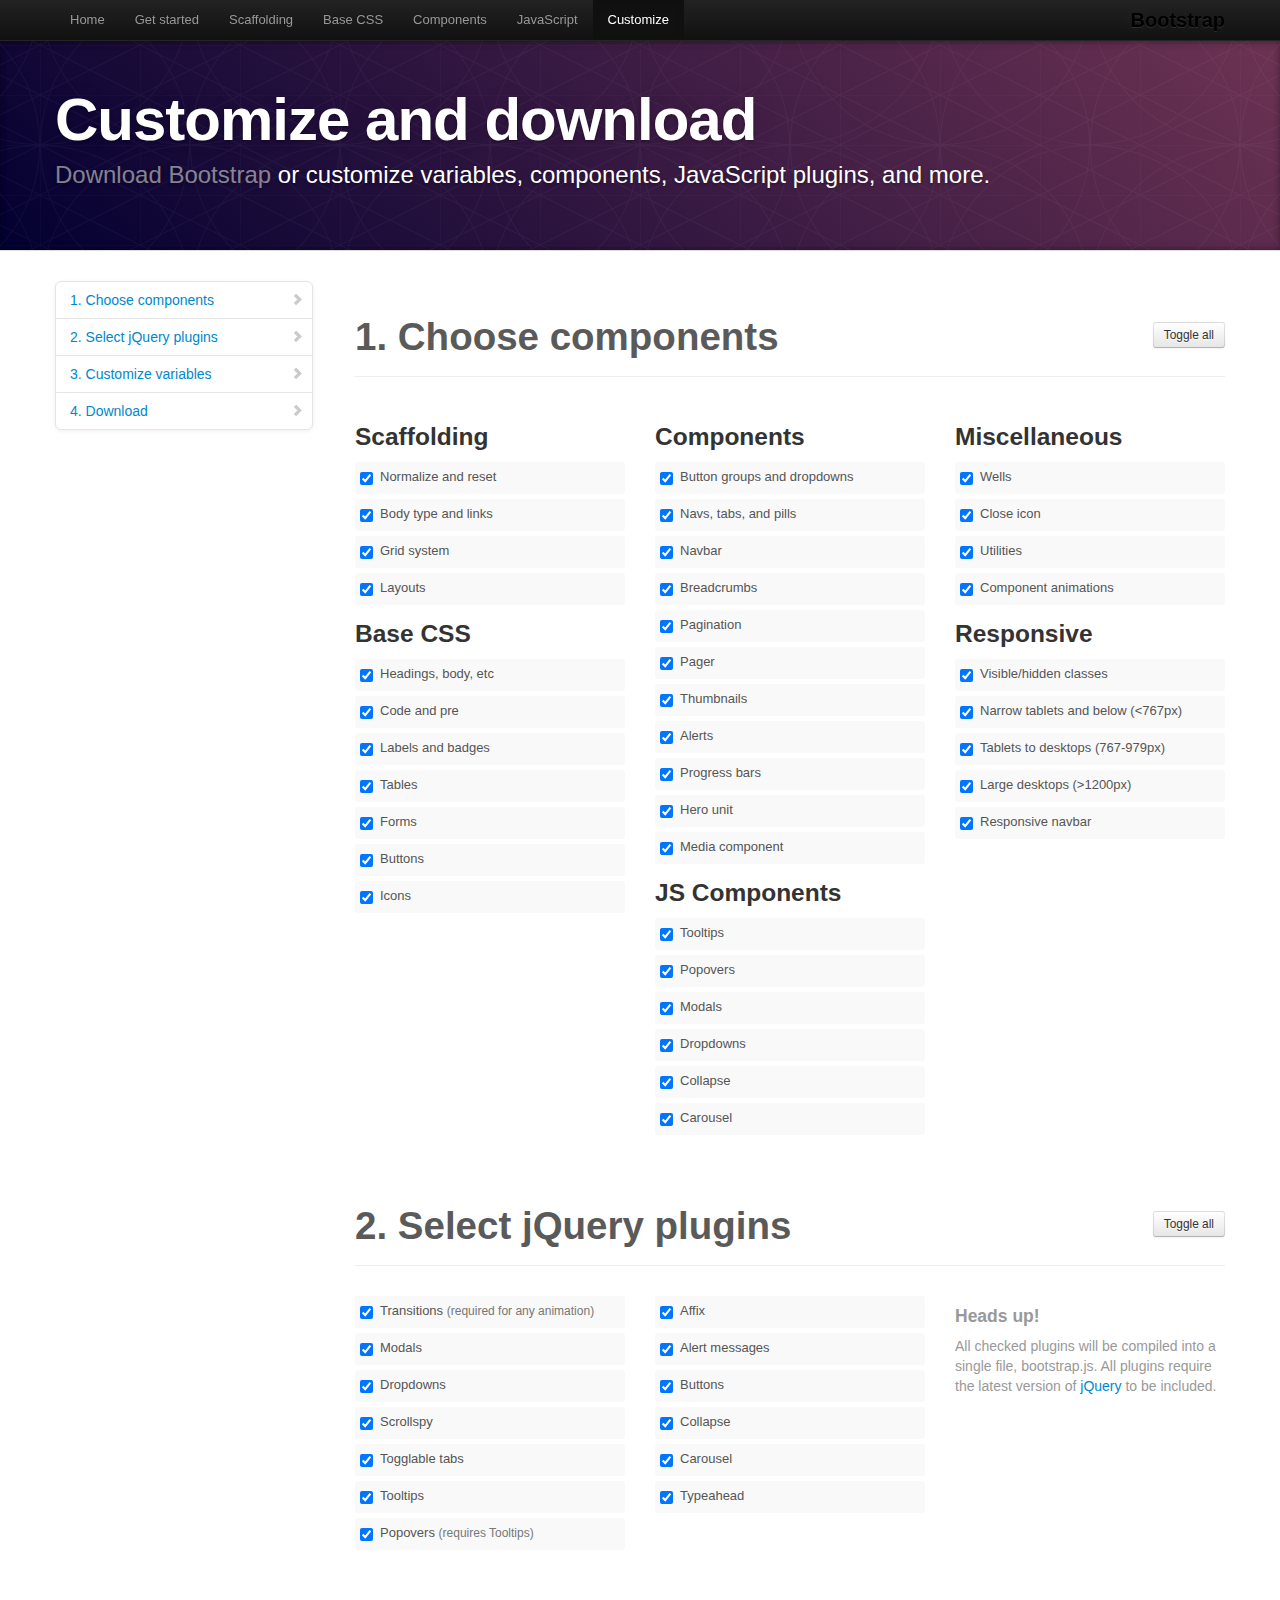
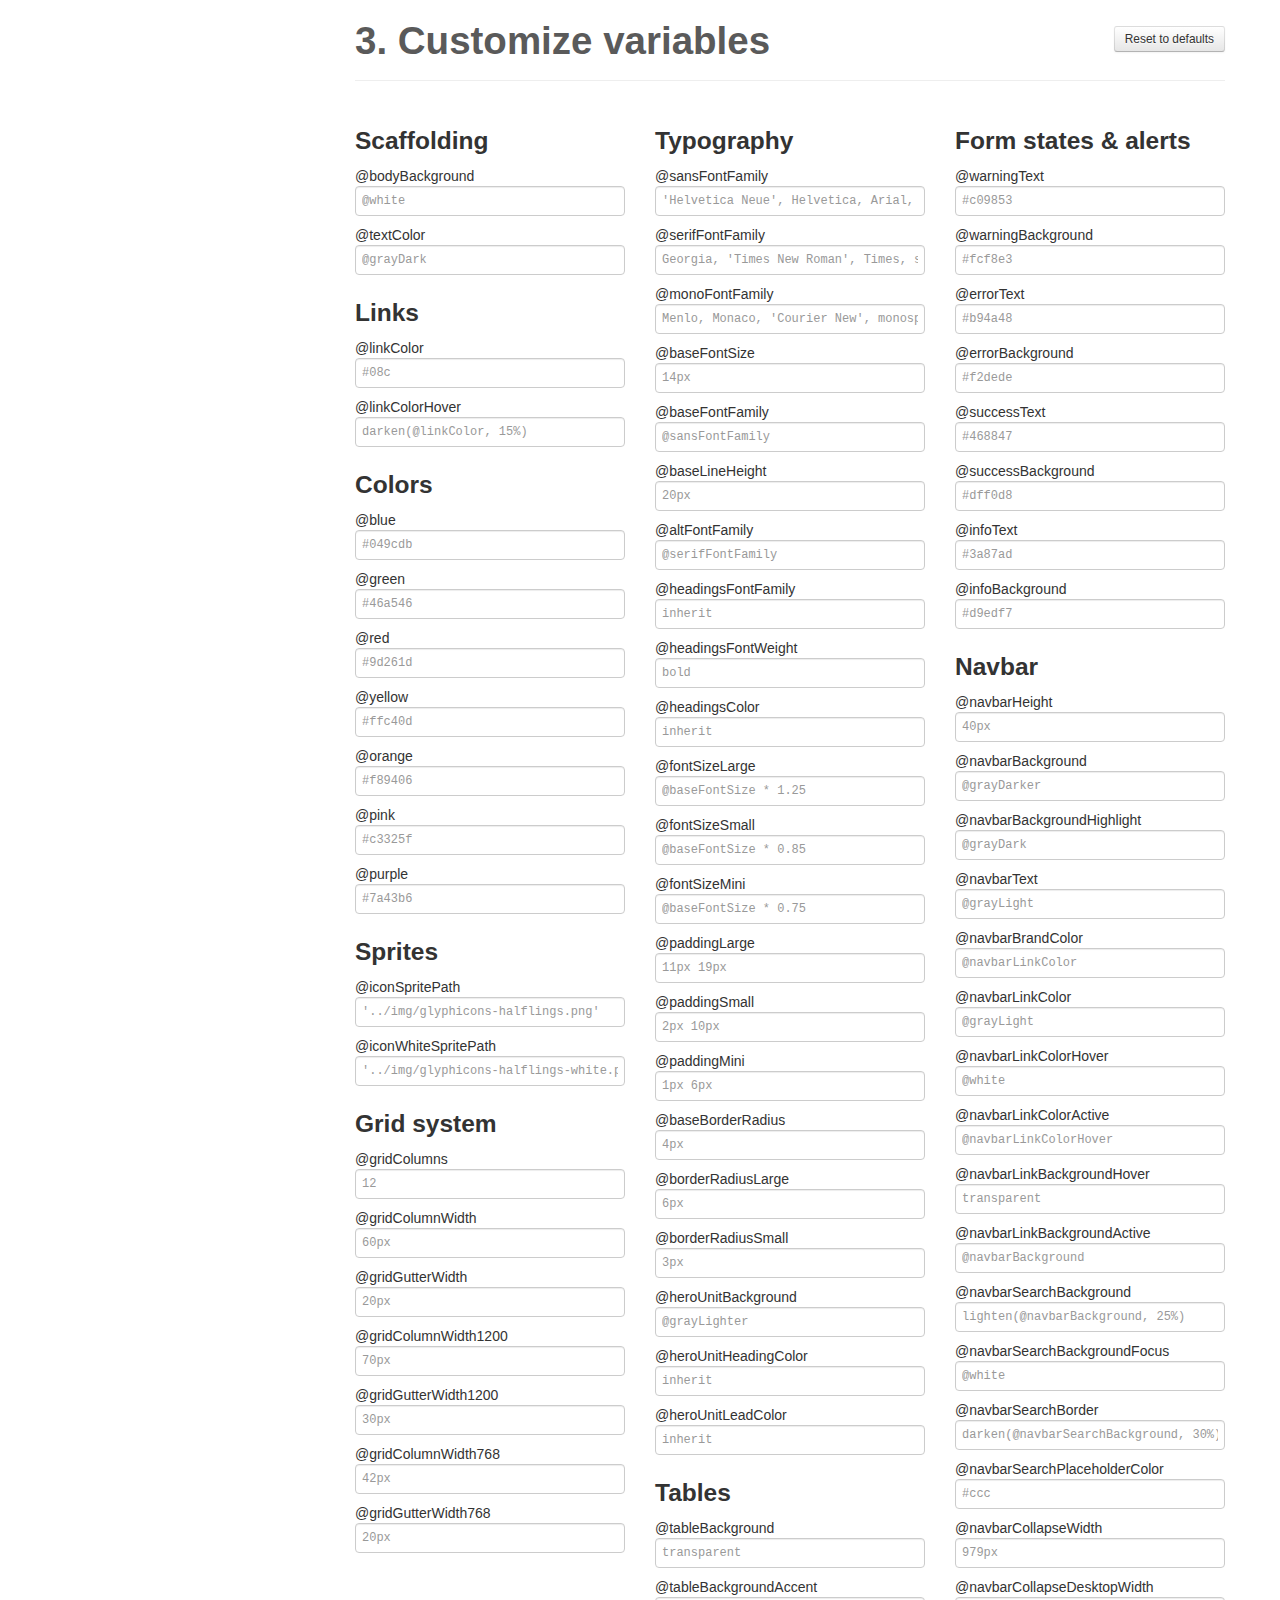
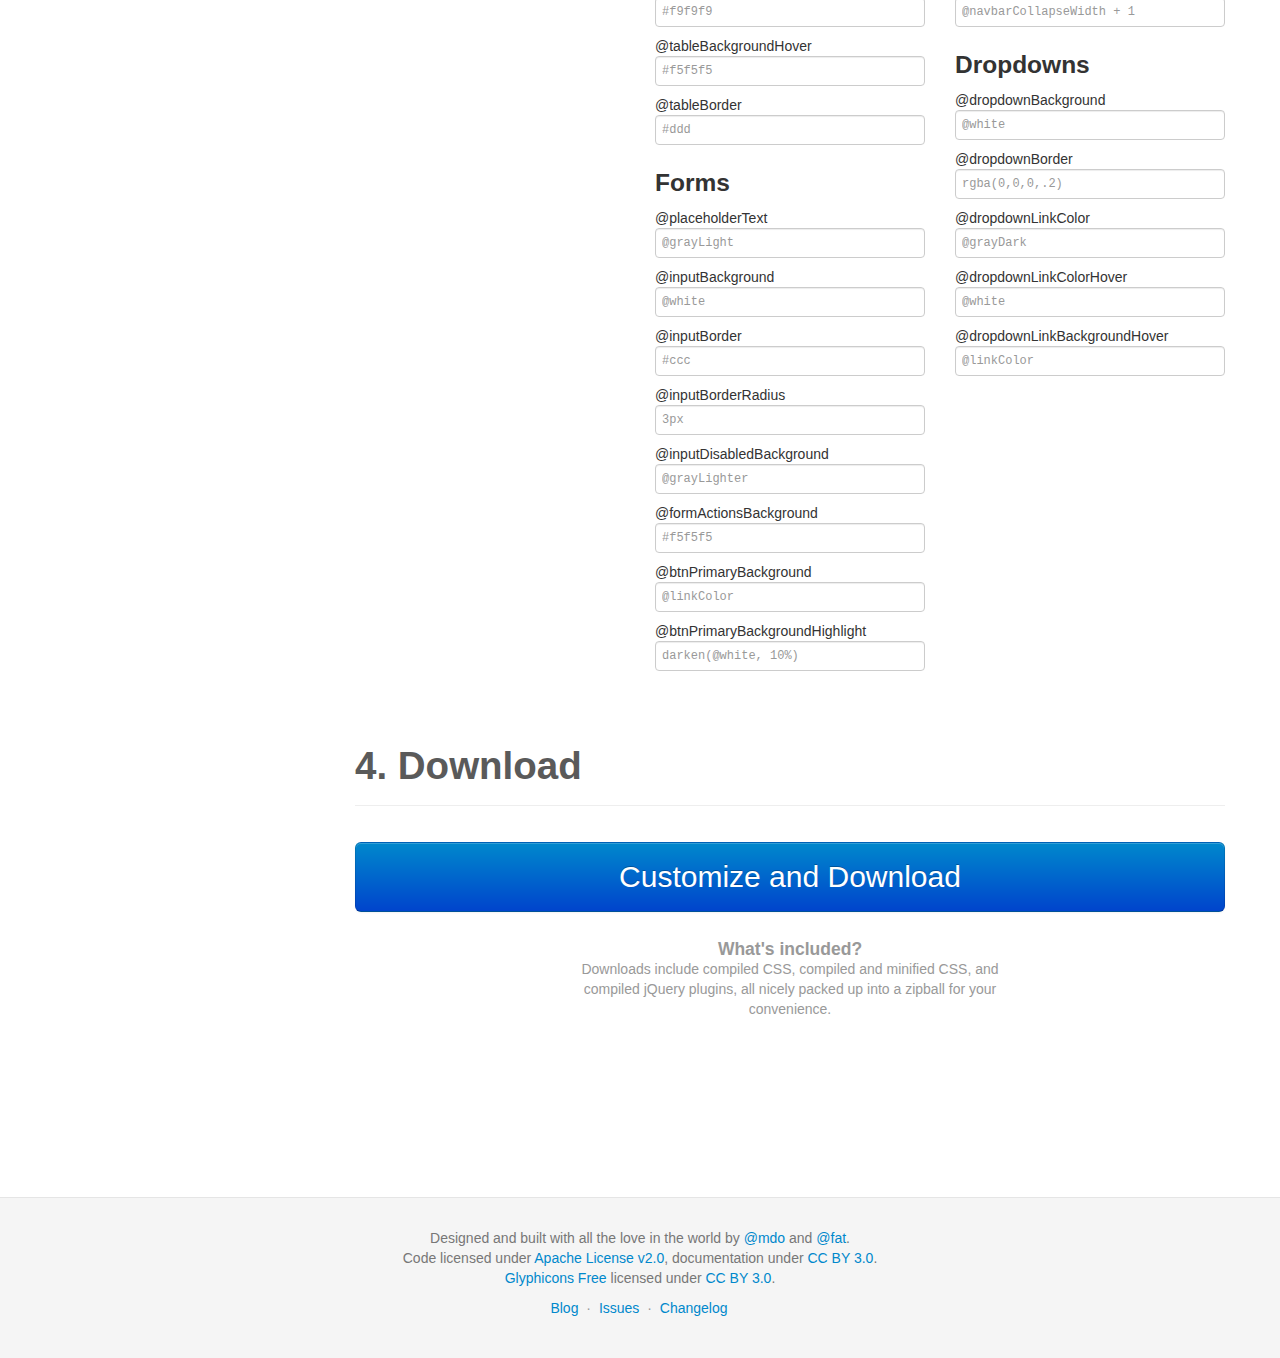
<file: docs/customize.html>
<!DOCTYPE html>
<html lang="en">
  <head>
    <meta charset="utf-8">
    <title>Customize · Bootstrap</title>
    <meta name="viewport" content="width=device-width, initial-scale=1.0">
    <meta name="description" content="">
    <meta name="author" content="">

    <!-- Le styles -->
    <link href="assets/css/bootstrap.css" rel="stylesheet">
    <link href="assets/css/bootstrap-responsive.css" rel="stylesheet">
    <link href="assets/css/docs.css" rel="stylesheet">
    <link href="assets/js/google-code-prettify/prettify.css" rel="stylesheet">

    <!-- Le HTML5 shim, for IE6-8 support of HTML5 elements -->
    <!--[if lt IE 9]>
      <script src="assets/js/html5shiv.js"></script>
    <![endif]-->

    <!-- Le fav and touch icons -->
    <link rel="apple-touch-icon-precomposed" sizes="144x144" href="assets/ico/apple-touch-icon-144-precomposed.png">
    <link rel="apple-touch-icon-precomposed" sizes="114x114" href="assets/ico/apple-touch-icon-114-precomposed.png">
      <link rel="apple-touch-icon-precomposed" sizes="72x72" href="assets/ico/apple-touch-icon-72-precomposed.png">
                    <link rel="apple-touch-icon-precomposed" href="assets/ico/apple-touch-icon-57-precomposed.png">
                                   <link rel="shortcut icon" href="assets/ico/favicon.png">

    <script type="text/javascript">
      var _gaq = _gaq || [];
      _gaq.push(['_setAccount', 'UA-146052-10']);
      _gaq.push(['_trackPageview']);
      (function() {
        var ga = document.createElement('script'); ga.type = 'text/javascript'; ga.async = true;
        ga.src = ('https:' == document.location.protocol ? 'https://ssl' : 'http://www') + '.google-analytics.com/ga.js';
        var s = document.getElementsByTagName('script')[0]; s.parentNode.insertBefore(ga, s);
      })();
    </script>
  </head>

  <body data-spy="scroll" data-target=".bs-docs-sidebar">

    <!-- Navbar
    ================================================== -->
    <div class="navbar navbar-inverse navbar-fixed-top">
      <div class="navbar-inner">
        <div class="container">
          <button type="button" class="btn btn-navbar" data-toggle="collapse" data-target=".nav-collapse">
            <span class="icon-bar"></span>
            <span class="icon-bar"></span>
            <span class="icon-bar"></span>
          </button>
          <a class="brand" href="./index.html">Bootstrap</a>
          <div class="nav-collapse collapse">
            <ul class="nav">
              <li class="">
                <a href="./index.html">Home</a>
              </li>
              <li class="">
                <a href="./getting-started.html">Get started</a>
              </li>
              <li class="">
                <a href="./scaffolding.html">Scaffolding</a>
              </li>
              <li class="">
                <a href="./base-css.html">Base CSS</a>
              </li>
              <li class="">
                <a href="./components.html">Components</a>
              </li>
              <li class="">
                <a href="./javascript.html">JavaScript</a>
              </li>
              <li class="active">
                <a href="./customize.html">Customize</a>
              </li>
            </ul>
          </div>
        </div>
      </div>
    </div>

<!-- Masthead
================================================== -->
<header class="jumbotron subhead" id="overview">
  <div class="container">
    <h1>Customize and download</h1>
    <p class="lead"><a href="https://github.com/twitter/bootstrap/archive/v2.3.2.zip">Download Bootstrap</a> or customize variables, components, JavaScript plugins, and more.</p>
  </div>
</header>


  <div class="container">

    <!-- Docs nav
    ================================================== -->
    <div class="row">
      <div class="span3 bs-docs-sidebar">
        <ul class="nav nav-list bs-docs-sidenav">
          <li><a href="#components"><i class="icon-chevron-right"></i> 1. Choose components</a></li>
          <li><a href="#plugins"><i class="icon-chevron-right"></i> 2. Select jQuery plugins</a></li>
          <li><a href="#variables"><i class="icon-chevron-right"></i> 3. Customize variables</a></li>
          <li><a href="#download"><i class="icon-chevron-right"></i> 4. Download</a></li>
        </ul>
      </div>
      <div class="span9">


        <!-- Customize form
        ================================================== -->
        <form>
          <section class="download" id="components">
            <div class="page-header">
              <a class="btn btn-small pull-right toggle-all" href="#">Toggle all</a>
              <h1>
                1. Choose components
              </h1>
            </div>
            <div class="row download-builder">
              <div class="span3">
                <h3>Scaffolding</h3>
                <label class="checkbox"><input checked="checked" type="checkbox" value="reset.less"> Normalize and reset</label>
                <label class="checkbox"><input checked="checked" type="checkbox" value="scaffolding.less"> Body type and links</label>
                <label class="checkbox"><input checked="checked" type="checkbox" value="grid.less"> Grid system</label>
                <label class="checkbox"><input checked="checked" type="checkbox" value="layouts.less"> Layouts</label>
                <h3>Base CSS</h3>
                <label class="checkbox"><input checked="checked" type="checkbox" value="type.less"> Headings, body, etc</label>
                <label class="checkbox"><input checked="checked" type="checkbox" value="code.less"> Code and pre</label>
                <label class="checkbox"><input checked="checked" type="checkbox" value="labels-badges.less"> Labels and badges</label>
                <label class="checkbox"><input checked="checked" type="checkbox" value="tables.less"> Tables</label>
                <label class="checkbox"><input checked="checked" type="checkbox" value="forms.less"> Forms</label>
                <label class="checkbox"><input checked="checked" type="checkbox" value="buttons.less"> Buttons</label>
                <label class="checkbox"><input checked="checked" type="checkbox" value="sprites.less"> Icons</label>
              </div><!-- /span -->
              <div class="span3">
                <h3>Components</h3>
                <label class="checkbox"><input checked="checked" type="checkbox" value="button-groups.less"> Button groups and dropdowns</label>
                <label class="checkbox"><input checked="checked" type="checkbox" value="navs.less"> Navs, tabs, and pills</label>
                <label class="checkbox"><input checked="checked" type="checkbox" value="navbar.less"> Navbar</label>
                <label class="checkbox"><input checked="checked" type="checkbox" value="breadcrumbs.less"> Breadcrumbs</label>
                <label class="checkbox"><input checked="checked" type="checkbox" value="pagination.less"> Pagination</label>
                <label class="checkbox"><input checked="checked" type="checkbox" value="pager.less"> Pager</label>
                <label class="checkbox"><input checked="checked" type="checkbox" value="thumbnails.less"> Thumbnails</label>
                <label class="checkbox"><input checked="checked" type="checkbox" value="alerts.less"> Alerts</label>
                <label class="checkbox"><input checked="checked" type="checkbox" value="progress-bars.less"> Progress bars</label>
                <label class="checkbox"><input checked="checked" type="checkbox" value="hero-unit.less"> Hero unit</label>
                <label class="checkbox"><input checked="checked" type="checkbox" value="media.less"> Media component</label>
                <h3>JS Components</h3>
                <label class="checkbox"><input checked="checked" type="checkbox" value="tooltip.less"> Tooltips</label>
                <label class="checkbox"><input checked="checked" type="checkbox" value="popovers.less"> Popovers</label>
                <label class="checkbox"><input checked="checked" type="checkbox" value="modals.less"> Modals</label>
                <label class="checkbox"><input checked="checked" type="checkbox" value="dropdowns.less"> Dropdowns</label>
                <label class="checkbox"><input checked="checked" type="checkbox" value="accordion.less"> Collapse</label>
                <label class="checkbox"><input checked="checked" type="checkbox" value="carousel.less"> Carousel</label>
              </div><!-- /span -->
              <div class="span3">
                <h3>Miscellaneous</h3>
                <label class="checkbox"><input checked="checked" type="checkbox" value="wells.less"> Wells</label>
                <label class="checkbox"><input checked="checked" type="checkbox" value="close.less"> Close icon</label>
                <label class="checkbox"><input checked="checked" type="checkbox" value="utilities.less"> Utilities</label>
                <label class="checkbox"><input checked="checked" type="checkbox" value="component-animations.less"> Component animations</label>
                <h3>Responsive</h3>
                <label class="checkbox"><input checked="checked" type="checkbox" value="responsive-utilities.less"> Visible/hidden classes</label>
                <label class="checkbox"><input checked="checked" type="checkbox" value="responsive-767px-max.less"> Narrow tablets and below (<767px)</label>
                <label class="checkbox"><input checked="checked" type="checkbox" value="responsive-768px-979px.less"> Tablets to desktops (767-979px)</label>
                <label class="checkbox"><input checked="checked" type="checkbox" value="responsive-1200px-min.less"> Large desktops (>1200px)</label>
                <label class="checkbox"><input checked="checked" type="checkbox" value="responsive-navbar.less"> Responsive navbar</label>
              </div><!-- /span -->
            </div><!-- /row -->
          </section>

          <section class="download" id="plugins">
            <div class="page-header">
              <a class="btn btn-small pull-right toggle-all" href="#">Toggle all</a>
              <h1>
                2. Select jQuery plugins
              </h1>
            </div>
            <div class="row download-builder">
              <div class="span3">
                <label class="checkbox">
                  <input type="checkbox" checked="true" value="bootstrap-transition.js">
                  Transitions <small>(required for any animation)</small>
                </label>
                <label class="checkbox">
                  <input type="checkbox" checked="true" value="bootstrap-modal.js">
                  Modals
                </label>
                <label class="checkbox">
                  <input type="checkbox" checked="true" value="bootstrap-dropdown.js">
                  Dropdowns
                </label>
                <label class="checkbox">
                  <input type="checkbox" checked="true" value="bootstrap-scrollspy.js">
                  Scrollspy
                </label>
                <label class="checkbox">
                  <input type="checkbox" checked="true" value="bootstrap-tab.js">
                  Togglable tabs
                </label>
                <label class="checkbox">
                  <input type="checkbox" checked="true" value="bootstrap-tooltip.js">
                  Tooltips
                </label>
                <label class="checkbox">
                  <input type="checkbox" checked="true" value="bootstrap-popover.js">
                  Popovers <small>(requires Tooltips)</small>
                </label>
              </div><!-- /span -->
              <div class="span3">
                <label class="checkbox">
                  <input type="checkbox" checked="true" value="bootstrap-affix.js">
                  Affix
                </label>
                <label class="checkbox">
                  <input type="checkbox" checked="true" value="bootstrap-alert.js">
                  Alert messages
                </label>
                <label class="checkbox">
                  <input type="checkbox" checked="true" value="bootstrap-button.js">
                  Buttons
                </label>
                <label class="checkbox">
                  <input type="checkbox" checked="true" value="bootstrap-collapse.js">
                  Collapse
                </label>
                <label class="checkbox">
                  <input type="checkbox" checked="true" value="bootstrap-carousel.js">
                  Carousel
                </label>
                <label class="checkbox">
                  <input type="checkbox" checked="true" value="bootstrap-typeahead.js">
                  Typeahead
                </label>
              </div><!-- /span -->
              <div class="span3">
                <h4 class="muted">Heads up!</h4>
                <p class="muted">All checked plugins will be compiled into a single file, bootstrap.js. All plugins require the latest version of <a href="http://jquery.com/" target="_blank">jQuery</a> to be included.</p>
              </div><!-- /span -->
            </div><!-- /row -->
          </section>


          <section class="download" id="variables">
            <div class="page-header">
              <a class="btn btn-small pull-right toggle-all" href="#">Reset to defaults</a>
              <h1>
                3. Customize variables
              </h1>
            </div>
            <div class="row download-builder">
              <div class="span3">
                <h3>Scaffolding</h3>
                <label>@bodyBackground</label>
                <input type="text" class="span3" placeholder="@white">
                <label>@textColor</label>
                <input type="text" class="span3" placeholder="@grayDark">

                <h3>Links</h3>
                <label>@linkColor</label>
                <input type="text" class="span3" placeholder="#08c">
                <label>@linkColorHover</label>
                <input type="text" class="span3" placeholder="darken(@linkColor, 15%)">
                <h3>Colors</h3>
                <label>@blue</label>
                <input type="text" class="span3" placeholder="#049cdb">
                <label>@green</label>
                <input type="text" class="span3" placeholder="#46a546">
                <label>@red</label>
                <input type="text" class="span3" placeholder="#9d261d">
                <label>@yellow</label>
                <input type="text" class="span3" placeholder="#ffc40d">
                <label>@orange</label>
                <input type="text" class="span3" placeholder="#f89406">
                <label>@pink</label>
                <input type="text" class="span3" placeholder="#c3325f">
                <label>@purple</label>
                <input type="text" class="span3" placeholder="#7a43b6">

                <h3>Sprites</h3>
                <label>@iconSpritePath</label>
                <input type="text" class="span3" placeholder="'../img/glyphicons-halflings.png'">
                <label>@iconWhiteSpritePath</label>
                <input type="text" class="span3" placeholder="'../img/glyphicons-halflings-white.png'">

                <h3>Grid system</h3>
                <label>@gridColumns</label>
                <input type="text" class="span3" placeholder="12">
                <label>@gridColumnWidth</label>
                <input type="text" class="span3" placeholder="60px">
                <label>@gridGutterWidth</label>
                <input type="text" class="span3" placeholder="20px">
                <label>@gridColumnWidth1200</label>
                <input type="text" class="span3" placeholder="70px">
                <label>@gridGutterWidth1200</label>
                <input type="text" class="span3" placeholder="30px">
                <label>@gridColumnWidth768</label>
                <input type="text" class="span3" placeholder="42px">
                <label>@gridGutterWidth768</label>
                <input type="text" class="span3" placeholder="20px">

              </div><!-- /span -->
              <div class="span3">

                <h3>Typography</h3>
                <label>@sansFontFamily</label>
                <input type="text" class="span3" placeholder="'Helvetica Neue', Helvetica, Arial, sans-serif">
                <label>@serifFontFamily</label>
                <input type="text" class="span3" placeholder="Georgia, 'Times New Roman', Times, serif">
                <label>@monoFontFamily</label>
                <input type="text" class="span3" placeholder="Menlo, Monaco, 'Courier New', monospace">

                <label>@baseFontSize</label>
                <input type="text" class="span3" placeholder="14px">
                <label>@baseFontFamily</label>
                <input type="text" class="span3" placeholder="@sansFontFamily">
                <label>@baseLineHeight</label>
                <input type="text" class="span3" placeholder="20px">

                <label>@altFontFamily</label>
                <input type="text" class="span3" placeholder="@serifFontFamily">
                <label>@headingsFontFamily</label>
                <input type="text" class="span3" placeholder="inherit">
                <label>@headingsFontWeight</label>
                <input type="text" class="span3" placeholder="bold">
                <label>@headingsColor</label>
                <input type="text" class="span3" placeholder="inherit">

                <label>@fontSizeLarge</label>
                <input type="text" class="span3" placeholder="@baseFontSize * 1.25">
                <label>@fontSizeSmall</label>
                <input type="text" class="span3" placeholder="@baseFontSize * 0.85">
                <label>@fontSizeMini</label>
                <input type="text" class="span3" placeholder="@baseFontSize * 0.75">

                <label>@paddingLarge</label>
                <input type="text" class="span3" placeholder="11px 19px">
                <label>@paddingSmall</label>
                <input type="text" class="span3" placeholder="2px 10px">
                <label>@paddingMini</label>
                <input type="text" class="span3" placeholder="1px 6px">

                <label>@baseBorderRadius</label>
                <input type="text" class="span3" placeholder="4px">
                <label>@borderRadiusLarge</label>
                <input type="text" class="span3" placeholder="6px">
                <label>@borderRadiusSmall</label>
                <input type="text" class="span3" placeholder="3px">

                <label>@heroUnitBackground</label>
                <input type="text" class="span3" placeholder="@grayLighter">
                <label>@heroUnitHeadingColor</label>
                <input type="text" class="span3" placeholder="inherit">
                <label>@heroUnitLeadColor</label>
                <input type="text" class="span3" placeholder="inherit">

                <h3>Tables</h3>
                <label>@tableBackground</label>
                <input type="text" class="span3" placeholder="transparent">
                <label>@tableBackgroundAccent</label>
                <input type="text" class="span3" placeholder="#f9f9f9">
                <label>@tableBackgroundHover</label>
                <input type="text" class="span3" placeholder="#f5f5f5">
                <label>@tableBorder</label>
                <input type="text" class="span3" placeholder="#ddd">

                <h3>Forms</h3>
                <label>@placeholderText</label>
                <input type="text" class="span3" placeholder="@grayLight">
                <label>@inputBackground</label>
                <input type="text" class="span3" placeholder="@white">
                <label>@inputBorder</label>
                <input type="text" class="span3" placeholder="#ccc">
                <label>@inputBorderRadius</label>
                <input type="text" class="span3" placeholder="3px">
                <label>@inputDisabledBackground</label>
                <input type="text" class="span3" placeholder="@grayLighter">
                <label>@formActionsBackground</label>
                <input type="text" class="span3" placeholder="#f5f5f5">
                <label>@btnPrimaryBackground</label>
                <input type="text" class="span3" placeholder="@linkColor">
                <label>@btnPrimaryBackgroundHighlight</label>
                <input type="text" class="span3" placeholder="darken(@white, 10%)">

              </div><!-- /span -->
              <div class="span3">

                <h3>Form states &amp; alerts</h3>
                <label>@warningText</label>
                <input type="text" class="span3" placeholder="#c09853">
                <label>@warningBackground</label>
                <input type="text" class="span3" placeholder="#fcf8e3">
                <label>@errorText</label>
                <input type="text" class="span3" placeholder="#b94a48">
                <label>@errorBackground</label>
                <input type="text" class="span3" placeholder="#f2dede">
                <label>@successText</label>
                <input type="text" class="span3" placeholder="#468847">
                <label>@successBackground</label>
                <input type="text" class="span3" placeholder="#dff0d8">
                <label>@infoText</label>
                <input type="text" class="span3" placeholder="#3a87ad">
                <label>@infoBackground</label>
                <input type="text" class="span3" placeholder="#d9edf7">

                <h3>Navbar</h3>
                <label>@navbarHeight</label>
                <input type="text" class="span3" placeholder="40px">
                <label>@navbarBackground</label>
                <input type="text" class="span3" placeholder="@grayDarker">
                <label>@navbarBackgroundHighlight</label>
                <input type="text" class="span3" placeholder="@grayDark">
                <label>@navbarText</label>
                <input type="text" class="span3" placeholder="@grayLight">
                <label>@navbarBrandColor</label>
                <input type="text" class="span3" placeholder="@navbarLinkColor">
                <label>@navbarLinkColor</label>
                <input type="text" class="span3" placeholder="@grayLight">
                <label>@navbarLinkColorHover</label>
                <input type="text" class="span3" placeholder="@white">
                <label>@navbarLinkColorActive</label>
                <input type="text" class="span3" placeholder="@navbarLinkColorHover">
                <label>@navbarLinkBackgroundHover</label>
                <input type="text" class="span3" placeholder="transparent">
                <label>@navbarLinkBackgroundActive</label>
                <input type="text" class="span3" placeholder="@navbarBackground">
                <label>@navbarSearchBackground</label>
                <input type="text" class="span3" placeholder="lighten(@navbarBackground, 25%)">
                <label>@navbarSearchBackgroundFocus</label>
                <input type="text" class="span3" placeholder="@white">
                <label>@navbarSearchBorder</label>
                <input type="text" class="span3" placeholder="darken(@navbarSearchBackground, 30%)">
                <label>@navbarSearchPlaceholderColor</label>
                <input type="text" class="span3" placeholder="#ccc">

                <label>@navbarCollapseWidth</label>
                <input type="text" class="span3" placeholder="979px">
                <label>@navbarCollapseDesktopWidth</label>
                <input type="text" class="span3" placeholder="@navbarCollapseWidth + 1">

                <h3>Dropdowns</h3>
                <label>@dropdownBackground</label>
                <input type="text" class="span3" placeholder="@white">
                <label>@dropdownBorder</label>
                <input type="text" class="span3" placeholder="rgba(0,0,0,.2)">
                <label>@dropdownLinkColor</label>
                <input type="text" class="span3" placeholder="@grayDark">
                <label>@dropdownLinkColorHover</label>
                <input type="text" class="span3" placeholder="@white">
                <label>@dropdownLinkBackgroundHover</label>
                <input type="text" class="span3" placeholder="@linkColor">
              </div><!-- /span -->
            </div><!-- /row -->
          </section>

          <section class="download" id="download">
            <div class="page-header">
              <h1>
                4. Download
              </h1>
            </div>
            <div class="download-btn">
              <a class="btn btn-primary" href="#" onclick="_gaq.push(['_trackEvent', 'Customize', 'Download', 'Customize and Download']);">Customize and Download</a>
              <h4>What's included?</h4>
              <p>Downloads include compiled CSS, compiled and minified CSS, and compiled jQuery plugins, all nicely packed up into a zipball for your convenience.</p>
            </div>
          </section><!-- /download -->
        </form>



      </div>
    </div>

  </div>



    <!-- Footer
    ================================================== -->
    <footer class="footer">
      <div class="container">
        <p>Designed and built with all the love in the world by <a href="http://twitter.com/mdo" target="_blank">@mdo</a> and <a href="http://twitter.com/fat" target="_blank">@fat</a>.</p>
        <p>Code licensed under <a href="http://www.apache.org/licenses/LICENSE-2.0" target="_blank">Apache License v2.0</a>, documentation under <a href="http://creativecommons.org/licenses/by/3.0/">CC BY 3.0</a>.</p>
        <p><a href="http://glyphicons.com">Glyphicons Free</a> licensed under <a href="http://creativecommons.org/licenses/by/3.0/">CC BY 3.0</a>.</p>
        <ul class="footer-links">
          <li><a href="http://blog.getbootstrap.com">Blog</a></li>
          <li class="muted">&middot;</li>
          <li><a href="https://github.com/twbs/bootstrap/issues?state=open">Issues</a></li>
          <li class="muted">&middot;</li>
          <li><a href="https://github.com/twbs/bootstrap/releases">Changelog</a></li>
        </ul>
      </div>
    </footer>



    <!-- Le javascript
    ================================================== -->
    <!-- Placed at the end of the document so the pages load faster -->
    <script type="text/javascript" src="http://platform.twitter.com/widgets.js"></script>
    <script src="assets/js/jquery.js"></script>
    <script src="assets/js/bootstrap-transition.js"></script>
    <script src="assets/js/bootstrap-alert.js"></script>
    <script src="assets/js/bootstrap-modal.js"></script>
    <script src="assets/js/bootstrap-dropdown.js"></script>
    <script src="assets/js/bootstrap-scrollspy.js"></script>
    <script src="assets/js/bootstrap-tab.js"></script>
    <script src="assets/js/bootstrap-tooltip.js"></script>
    <script src="assets/js/bootstrap-popover.js"></script>
    <script src="assets/js/bootstrap-button.js"></script>
    <script src="assets/js/bootstrap-collapse.js"></script>
    <script src="assets/js/bootstrap-carousel.js"></script>
    <script src="assets/js/bootstrap-typeahead.js"></script>
    <script src="assets/js/bootstrap-affix.js"></script>

    <script src="assets/js/holder/holder.js"></script>
    <script src="assets/js/google-code-prettify/prettify.js"></script>

    <script src="assets/js/application.js"></script>


    <!-- Analytics
    ================================================== -->
    <script>
      var _gauges = _gauges || [];
      (function() {
        var t   = document.createElement('script');
        t.type  = 'text/javascript';
        t.async = true;
        t.id    = 'gauges-tracker';
        t.setAttribute('data-site-id', '4f0dc9fef5a1f55508000013');
        t.src = '//secure.gaug.es/track.js';
        var s = document.getElementsByTagName('script')[0];
        s.parentNode.insertBefore(t, s);
      })();
    </script>

  </body>
</html>
</file>
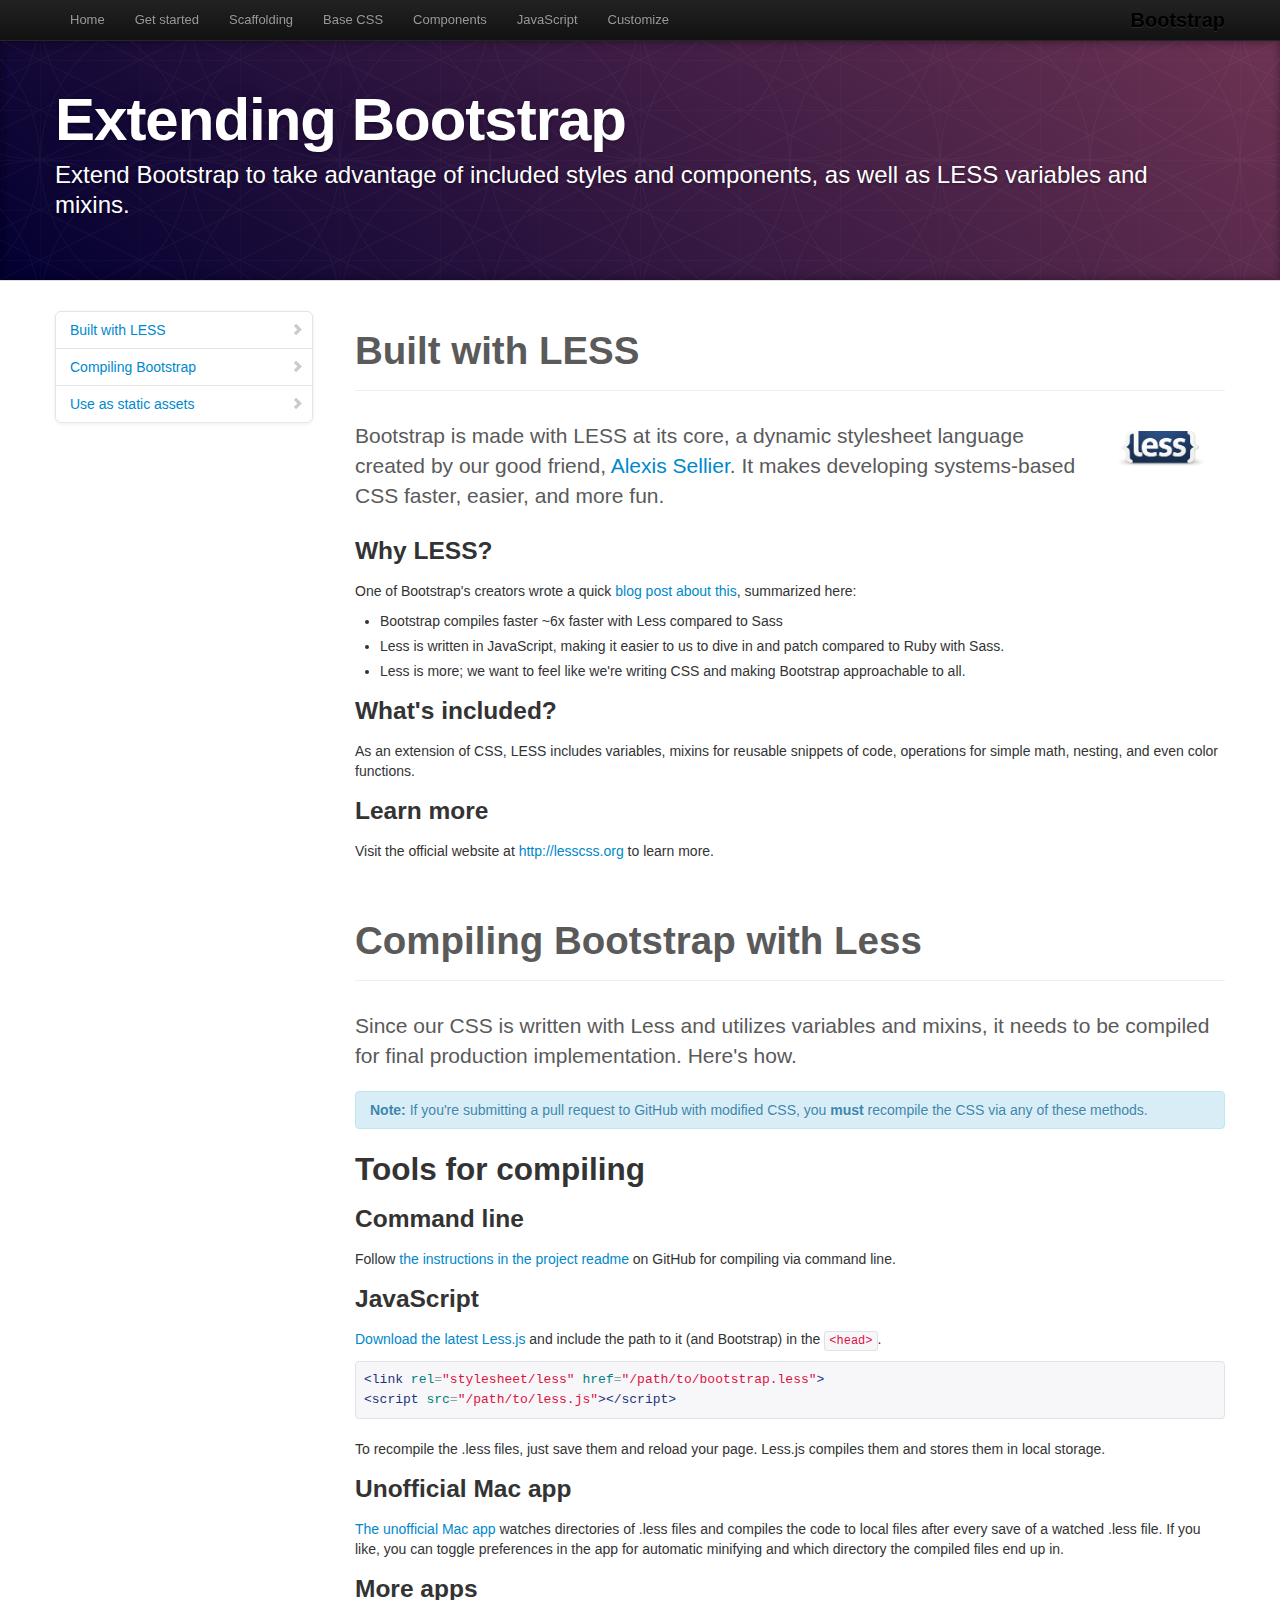
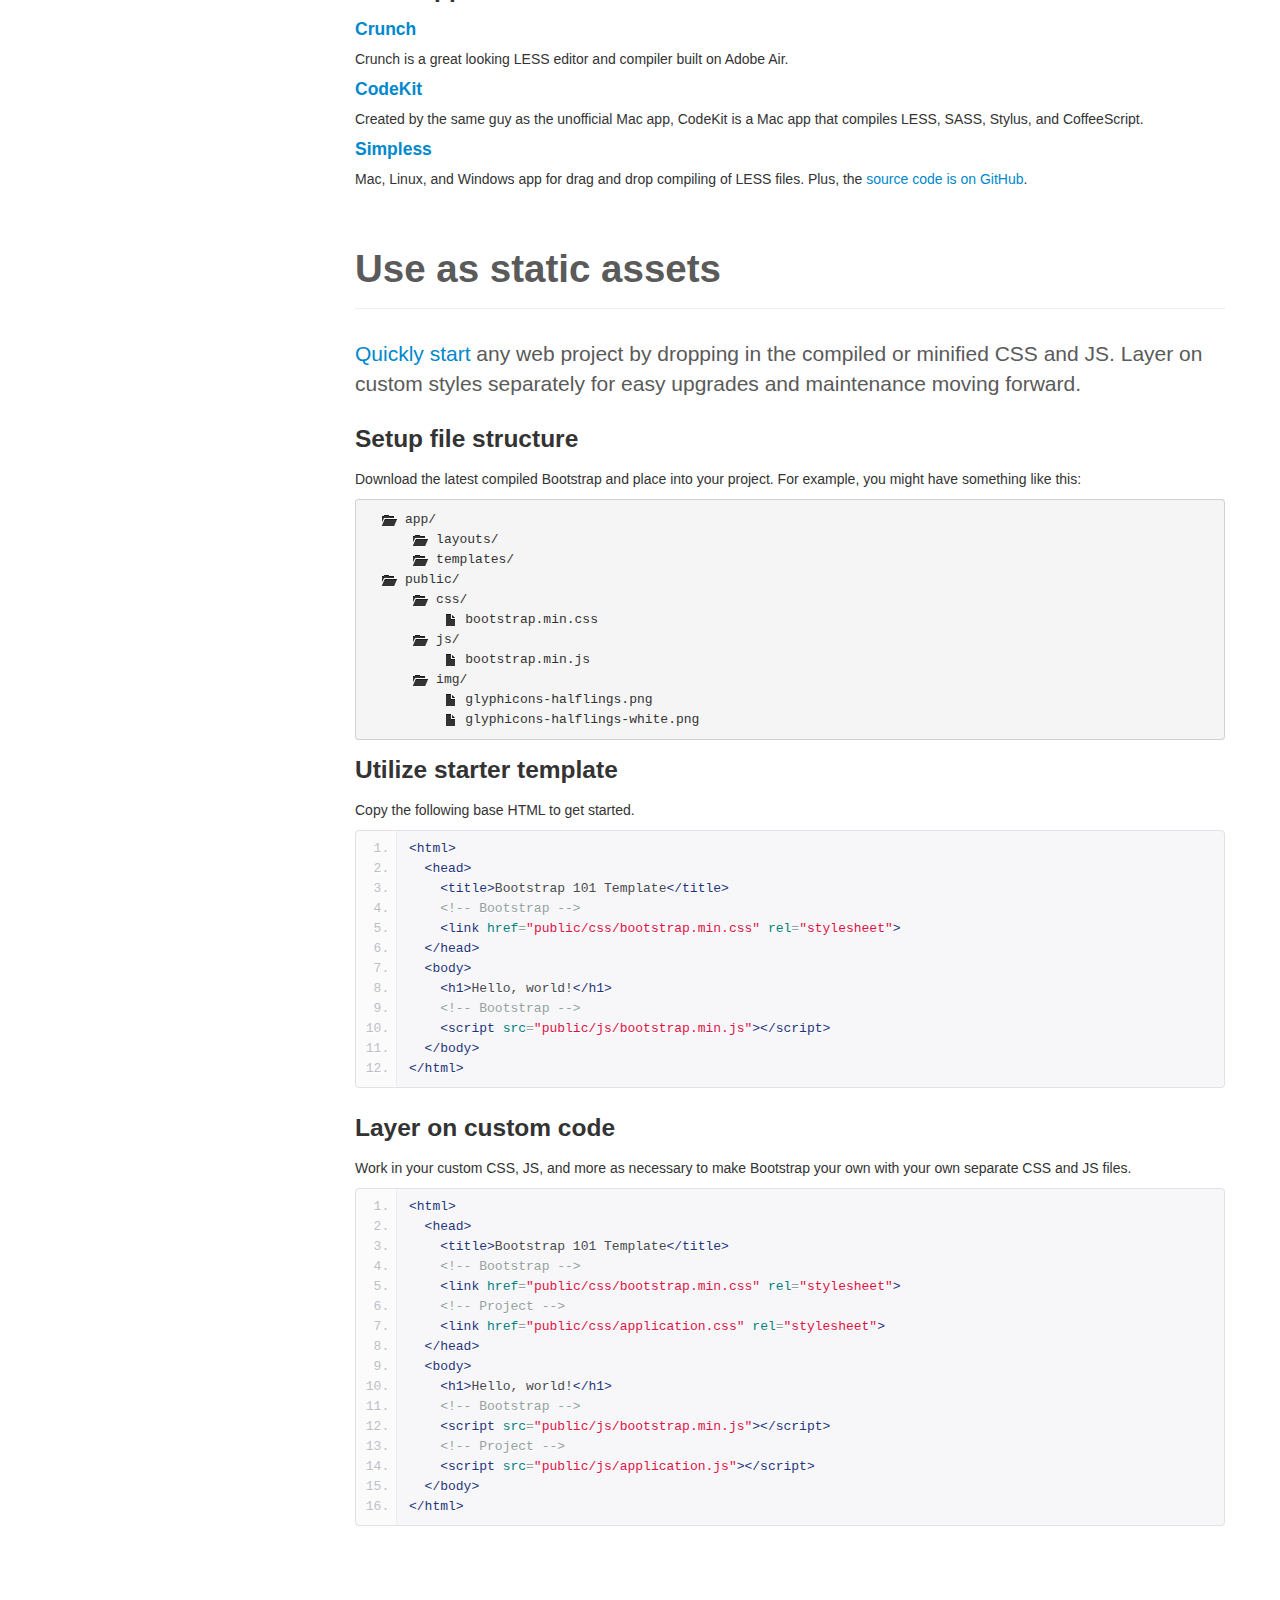
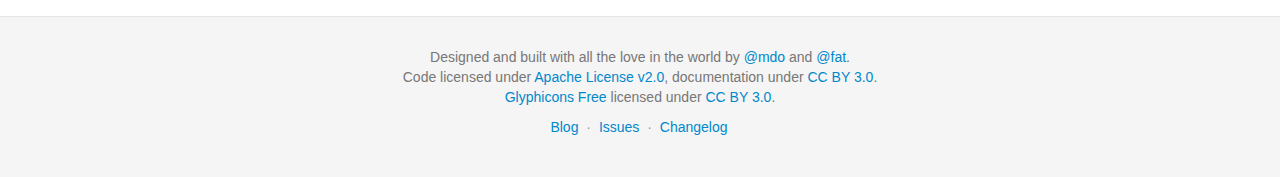
<file: docs/extend.html>
<!DOCTYPE html>
<html lang="en">
  <head>
    <meta charset="utf-8">
    <title>Extend · Bootstrap</title>
    <meta name="viewport" content="width=device-width, initial-scale=1.0">
    <meta name="description" content="">
    <meta name="author" content="">

    <!-- Le styles -->
    <link href="assets/css/bootstrap.css" rel="stylesheet">
    <link href="assets/css/bootstrap-responsive.css" rel="stylesheet">
    <link href="assets/css/docs.css" rel="stylesheet">
    <link href="assets/js/google-code-prettify/prettify.css" rel="stylesheet">

    <!-- Le HTML5 shim, for IE6-8 support of HTML5 elements -->
    <!--[if lt IE 9]>
      <script src="assets/js/html5shiv.js"></script>
    <![endif]-->

    <!-- Le fav and touch icons -->
    <link rel="apple-touch-icon-precomposed" sizes="144x144" href="assets/ico/apple-touch-icon-144-precomposed.png">
    <link rel="apple-touch-icon-precomposed" sizes="114x114" href="assets/ico/apple-touch-icon-114-precomposed.png">
      <link rel="apple-touch-icon-precomposed" sizes="72x72" href="assets/ico/apple-touch-icon-72-precomposed.png">
                    <link rel="apple-touch-icon-precomposed" href="assets/ico/apple-touch-icon-57-precomposed.png">
                                   <link rel="shortcut icon" href="assets/ico/favicon.png">

    <script type="text/javascript">
      var _gaq = _gaq || [];
      _gaq.push(['_setAccount', 'UA-146052-10']);
      _gaq.push(['_trackPageview']);
      (function() {
        var ga = document.createElement('script'); ga.type = 'text/javascript'; ga.async = true;
        ga.src = ('https:' == document.location.protocol ? 'https://ssl' : 'http://www') + '.google-analytics.com/ga.js';
        var s = document.getElementsByTagName('script')[0]; s.parentNode.insertBefore(ga, s);
      })();
    </script>
  </head>

  <body data-spy="scroll" data-target=".bs-docs-sidebar">

    <!-- Navbar
    ================================================== -->
    <div class="navbar navbar-inverse navbar-fixed-top">
      <div class="navbar-inner">
        <div class="container">
          <button type="button" class="btn btn-navbar" data-toggle="collapse" data-target=".nav-collapse">
            <span class="icon-bar"></span>
            <span class="icon-bar"></span>
            <span class="icon-bar"></span>
          </button>
          <a class="brand" href="./index.html">Bootstrap</a>
          <div class="nav-collapse collapse">
            <ul class="nav">
              <li class="">
                <a href="./index.html">Home</a>
              </li>
              <li class="">
                <a href="./getting-started.html">Get started</a>
              </li>
              <li class="">
                <a href="./scaffolding.html">Scaffolding</a>
              </li>
              <li class="">
                <a href="./base-css.html">Base CSS</a>
              </li>
              <li class="">
                <a href="./components.html">Components</a>
              </li>
              <li class="">
                <a href="./javascript.html">JavaScript</a>
              </li>
              <li class="">
                <a href="./customize.html">Customize</a>
              </li>
            </ul>
          </div>
        </div>
      </div>
    </div>

<!-- Subhead
================================================== -->
<header class="jumbotron subhead" id="overview">
  <div class="container">
    <h1>Extending Bootstrap</h1>
    <p class="lead">Extend Bootstrap to take advantage of included styles and components, as well as LESS variables and mixins.</p>
  <div>
</header>

  <div class="container">

    <!-- Docs nav
    ================================================== -->
    <div class="row">
      <div class="span3 bs-docs-sidebar">
        <ul class="nav nav-list bs-docs-sidenav">
          <li><a href="#built-with-less"><i class="icon-chevron-right"></i> Built with LESS</a></li>
          <li><a href="#compiling"><i class="icon-chevron-right"></i> Compiling Bootstrap</a></li>
          <li><a href="#static-assets"><i class="icon-chevron-right"></i> Use as static assets</a></li>
        </ul>
      </div>
      <div class="span9">



        <!-- BUILT WITH LESS
        ================================================== -->
        <section id="built-with-less">
          <div class="page-header">
            <h1>Built with LESS</h1>
          </div>

          <img style="float: right; height: 36px; margin: 10px 20px 20px" src="assets/img/less-logo-large.png" alt="LESS CSS">
          <p class="lead">Bootstrap is made with LESS at its core, a dynamic stylesheet language created by our good friend, <a href="http://cloudhead.io">Alexis Sellier</a>. It makes developing systems-based CSS faster, easier, and more fun.</p>

          <h3>Why LESS?</h3>
          <p>One of Bootstrap's creators wrote a quick <a href="http://www.wordsbyf.at/2012/03/08/why-less/">blog post about this</a>, summarized here:</p>
          <ul>
            <li>Bootstrap compiles faster ~6x faster with Less compared to Sass</li>
            <li>Less is written in JavaScript, making it easier to us to dive in and patch compared to Ruby with Sass.</li>
            <li>Less is more; we want to feel like we're writing CSS and making Bootstrap approachable to all.</li>
          </ul>

          <h3>What's included?</h3>
          <p>As an extension of CSS, LESS includes variables, mixins for reusable snippets of code, operations for simple math, nesting, and even color functions.</p>

          <h3>Learn more</h3>
          <p>Visit the official website at <a href="http://lesscss.org">http://lesscss.org</a> to learn more.</p>
        </section>



        <!-- COMPILING LESS AND BOOTSTRAP
        ================================================== -->
        <section id="compiling">
          <div class="page-header">
            <h1>Compiling Bootstrap with Less</h1>
          </div>

          <p class="lead">Since our CSS is written with Less and utilizes variables and mixins, it needs to be compiled for final production implementation. Here's how.</p>

          <div class="alert alert-info">
            <strong>Note:</strong> If you're submitting a pull request to GitHub with modified CSS, you <strong>must</strong> recompile the CSS via any of these methods.
          </div>

          <h2>Tools for compiling</h2>

          <h3>Command line</h3>
          <p>Follow <a href="https://github.com/twbs/bootstrap#developers">the instructions in the project readme</a> on GitHub for compiling via command line.</p>

          <h3>JavaScript</h3>
          <p><a href="http://lesscss.org/">Download the latest Less.js</a> and include the path to it (and Bootstrap) in the <code>&lt;head&gt;</code>.</p>
<pre class="prettyprint">
&lt;link rel="stylesheet/less" href="/path/to/bootstrap.less"&gt;
&lt;script src="/path/to/less.js"&gt;&lt;/script&gt;
</pre>
          <p>To recompile the .less files, just save them and reload your page. Less.js compiles them and stores them in local storage.</p>

          <h3>Unofficial Mac app</h3>
          <p><a href="http://incident57.com/less/">The unofficial Mac app</a> watches directories of .less files and compiles the code to local files after every save of a watched .less file. If you like, you can toggle preferences in the app for automatic minifying and which directory the compiled files end up in.</p>

          <h3>More apps</h3>
          <h4><a href="http://crunchapp.net/" target="_blank">Crunch</a></h4>
          <p>Crunch is a great looking LESS editor and compiler built on Adobe Air.</p>
          <h4><a href="http://incident57.com/codekit/" target="_blank">CodeKit</a></h4>
          <p>Created by the same guy as the unofficial Mac app, CodeKit is a Mac app that compiles LESS, SASS, Stylus, and CoffeeScript.</p>
          <h4><a href="http://wearekiss.com/simpless" target="_blank">Simpless</a></h4>
          <p>Mac, Linux, and Windows app for drag and drop compiling of LESS files. Plus, the <a href="https://github.com/Paratron/SimpLESS" target="_blank">source code is on GitHub</a>.</p>

        </section>



        <!-- Static assets
        ================================================== -->
        <section id="static-assets">
          <div class="page-header">
            <h1>Use as static assets</h1>
          </div>
          <p class="lead"><a href="./getting-started.html">Quickly start</a> any web project by dropping in the compiled or minified CSS and JS. Layer on custom styles separately for easy upgrades and maintenance moving forward.</p>

          <h3>Setup file structure</h3>
          <p>Download the latest compiled Bootstrap and place into your project. For example, you might have something like this:</p>
<pre>
  <span class="icon-folder-open"></span> app/
      <span class="icon-folder-open"></span> layouts/
      <span class="icon-folder-open"></span> templates/
  <span class="icon-folder-open"></span> public/
      <span class="icon-folder-open"></span> css/
          <span class="icon-file"></span> bootstrap.min.css
      <span class="icon-folder-open"></span> js/
          <span class="icon-file"></span> bootstrap.min.js
      <span class="icon-folder-open"></span> img/
          <span class="icon-file"></span> glyphicons-halflings.png
          <span class="icon-file"></span> glyphicons-halflings-white.png
</pre>

          <h3>Utilize starter template</h3>
          <p>Copy the following base HTML to get started.</p>
<pre class="prettyprint linenums">
&lt;html&gt;
  &lt;head&gt;
    &lt;title&gt;Bootstrap 101 Template&lt;/title&gt;
    &lt;!-- Bootstrap --&gt;
    &lt;link href="public/css/bootstrap.min.css" rel="stylesheet"&gt;
  &lt;/head&gt;
  &lt;body&gt;
    &lt;h1&gt;Hello, world!&lt;/h1&gt;
    &lt;!-- Bootstrap --&gt;
    &lt;script src="public/js/bootstrap.min.js"&gt;&lt;/script&gt;
  &lt;/body&gt;
&lt;/html&gt;
</pre>

          <h3>Layer on custom code</h3>
          <p>Work in your custom CSS, JS, and more as necessary to make Bootstrap your own with your own separate CSS and JS files.</p>
<pre class="prettyprint linenums">
&lt;html&gt;
  &lt;head&gt;
    &lt;title&gt;Bootstrap 101 Template&lt;/title&gt;
    &lt;!-- Bootstrap --&gt;
    &lt;link href="public/css/bootstrap.min.css" rel="stylesheet"&gt;
    &lt;!-- Project --&gt;
    &lt;link href="public/css/application.css" rel="stylesheet"&gt;
  &lt;/head&gt;
  &lt;body&gt;
    &lt;h1&gt;Hello, world!&lt;/h1&gt;
    &lt;!-- Bootstrap --&gt;
    &lt;script src="public/js/bootstrap.min.js"&gt;&lt;/script&gt;
    &lt;!-- Project --&gt;
    &lt;script src="public/js/application.js"&gt;&lt;/script&gt;
  &lt;/body&gt;
&lt;/html&gt;
</pre>

        </section>

      </div>
    </div>

  </div>



    <!-- Footer
    ================================================== -->
    <footer class="footer">
      <div class="container">
        <p>Designed and built with all the love in the world by <a href="http://twitter.com/mdo" target="_blank">@mdo</a> and <a href="http://twitter.com/fat" target="_blank">@fat</a>.</p>
        <p>Code licensed under <a href="http://www.apache.org/licenses/LICENSE-2.0" target="_blank">Apache License v2.0</a>, documentation under <a href="http://creativecommons.org/licenses/by/3.0/">CC BY 3.0</a>.</p>
        <p><a href="http://glyphicons.com">Glyphicons Free</a> licensed under <a href="http://creativecommons.org/licenses/by/3.0/">CC BY 3.0</a>.</p>
        <ul class="footer-links">
          <li><a href="http://blog.getbootstrap.com">Blog</a></li>
          <li class="muted">&middot;</li>
          <li><a href="https://github.com/twbs/bootstrap/issues?state=open">Issues</a></li>
          <li class="muted">&middot;</li>
          <li><a href="https://github.com/twbs/bootstrap/releases">Changelog</a></li>
        </ul>
      </div>
    </footer>



    <!-- Le javascript
    ================================================== -->
    <!-- Placed at the end of the document so the pages load faster -->
    <script type="text/javascript" src="http://platform.twitter.com/widgets.js"></script>
    <script src="assets/js/jquery.js"></script>
    <script src="assets/js/bootstrap-transition.js"></script>
    <script src="assets/js/bootstrap-alert.js"></script>
    <script src="assets/js/bootstrap-modal.js"></script>
    <script src="assets/js/bootstrap-dropdown.js"></script>
    <script src="assets/js/bootstrap-scrollspy.js"></script>
    <script src="assets/js/bootstrap-tab.js"></script>
    <script src="assets/js/bootstrap-tooltip.js"></script>
    <script src="assets/js/bootstrap-popover.js"></script>
    <script src="assets/js/bootstrap-button.js"></script>
    <script src="assets/js/bootstrap-collapse.js"></script>
    <script src="assets/js/bootstrap-carousel.js"></script>
    <script src="assets/js/bootstrap-typeahead.js"></script>
    <script src="assets/js/bootstrap-affix.js"></script>

    <script src="assets/js/holder/holder.js"></script>
    <script src="assets/js/google-code-prettify/prettify.js"></script>

    <script src="assets/js/application.js"></script>


    <!-- Analytics
    ================================================== -->
    <script>
      var _gauges = _gauges || [];
      (function() {
        var t   = document.createElement('script');
        t.type  = 'text/javascript';
        t.async = true;
        t.id    = 'gauges-tracker';
        t.setAttribute('data-site-id', '4f0dc9fef5a1f55508000013');
        t.src = '//secure.gaug.es/track.js';
        var s = document.getElementsByTagName('script')[0];
        s.parentNode.insertBefore(t, s);
      })();
    </script>

  </body>
</html>
</file>
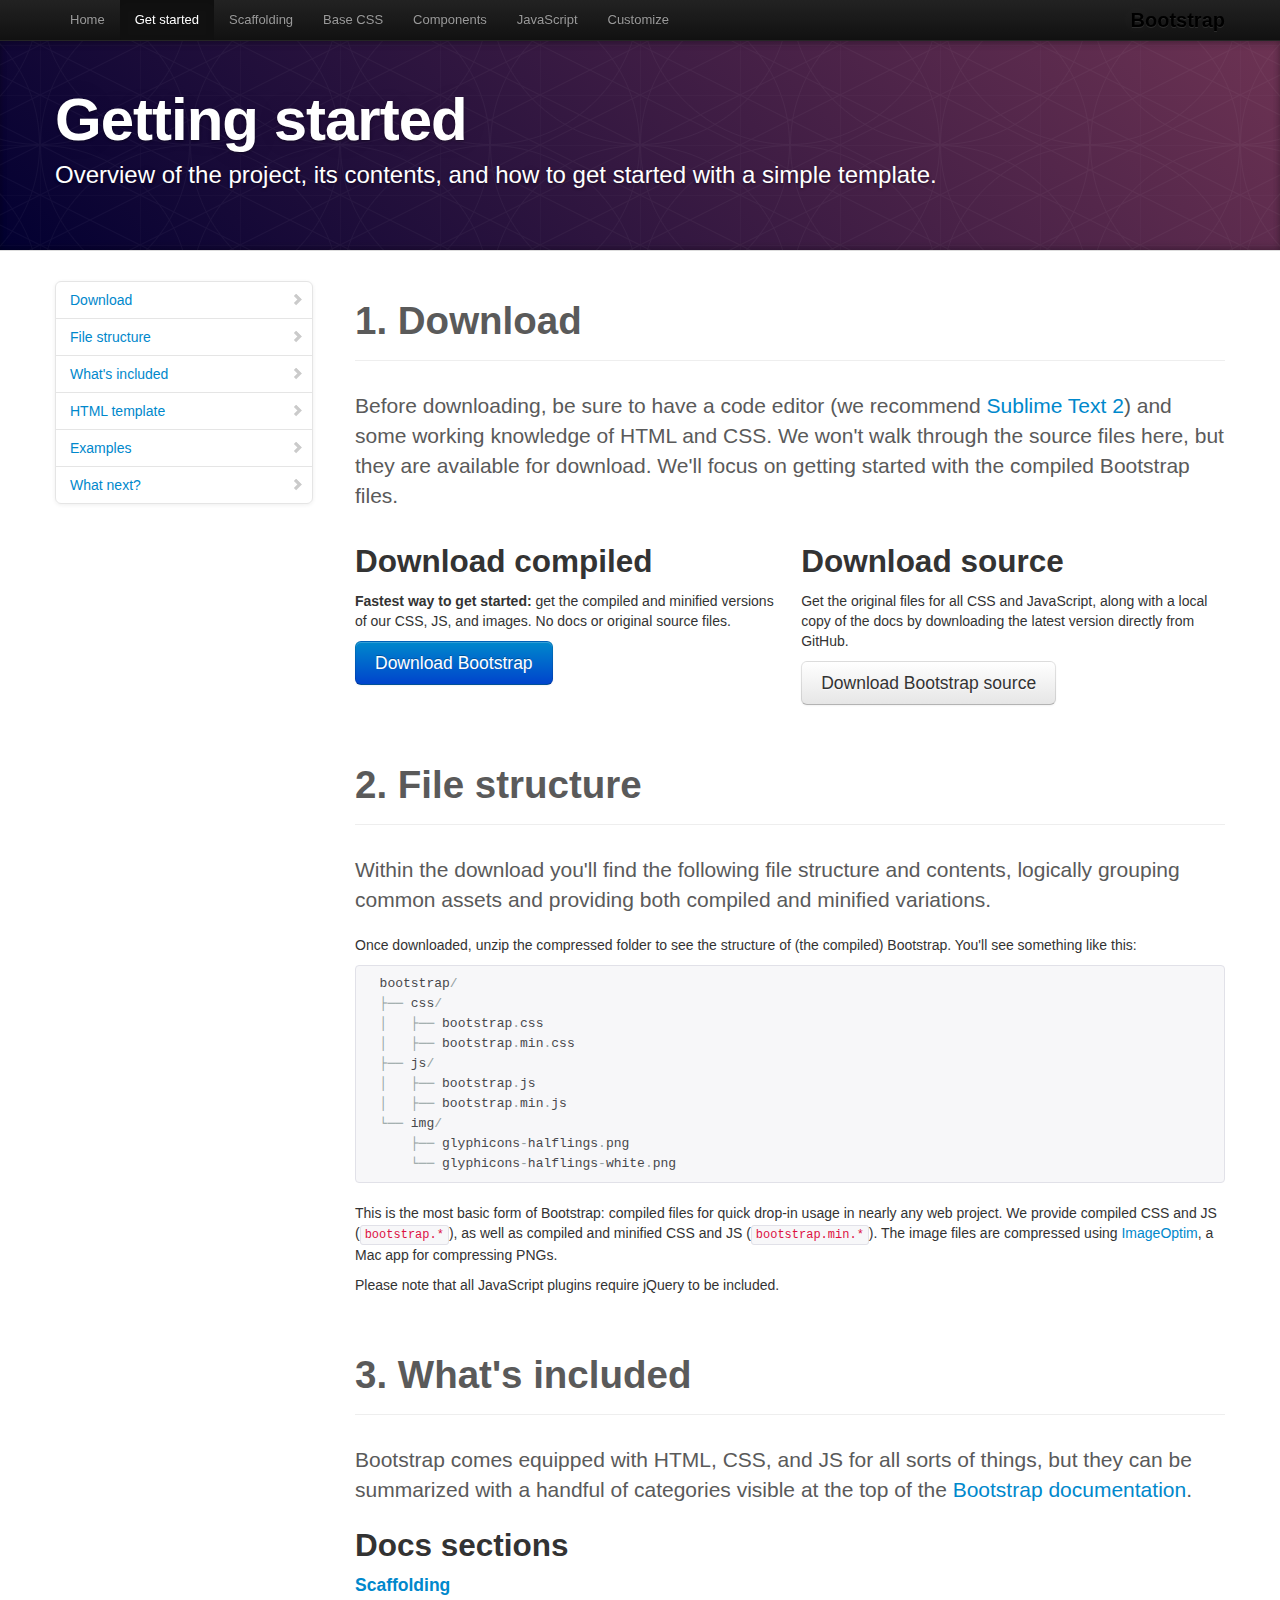
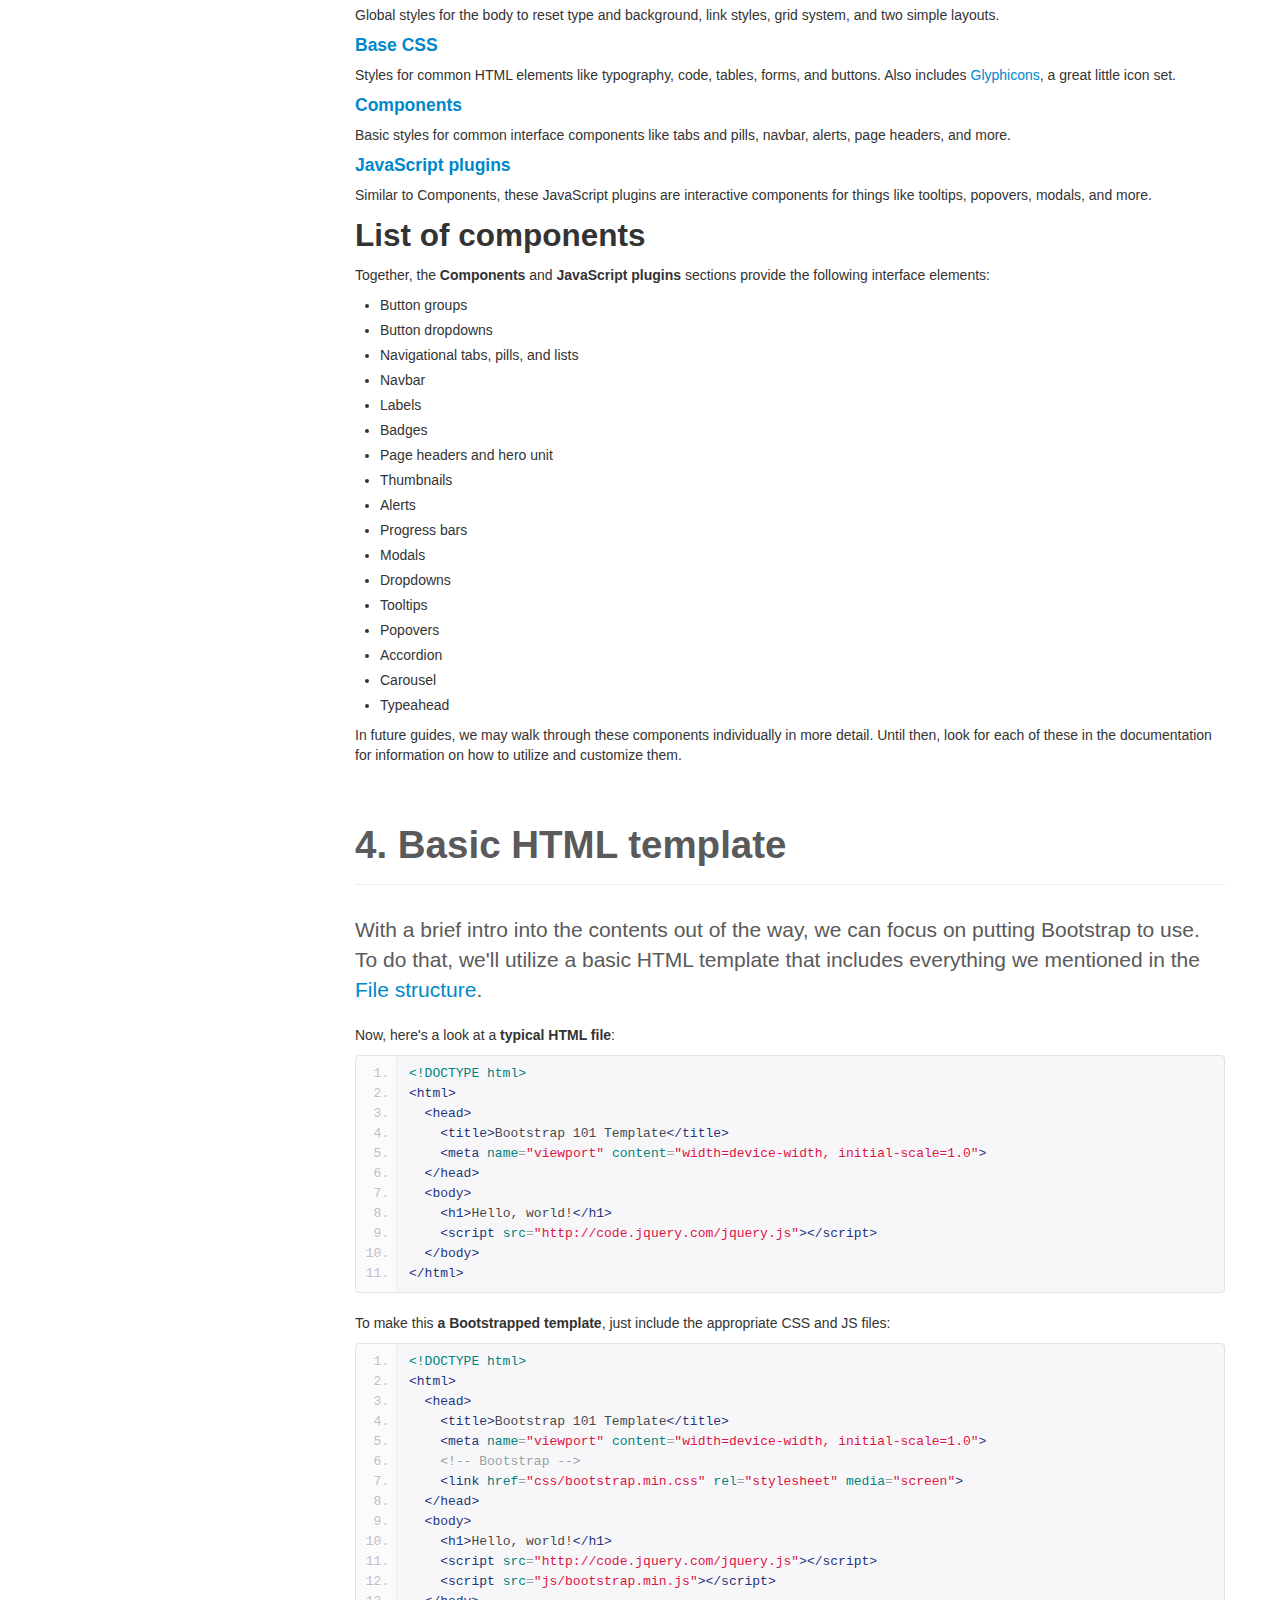
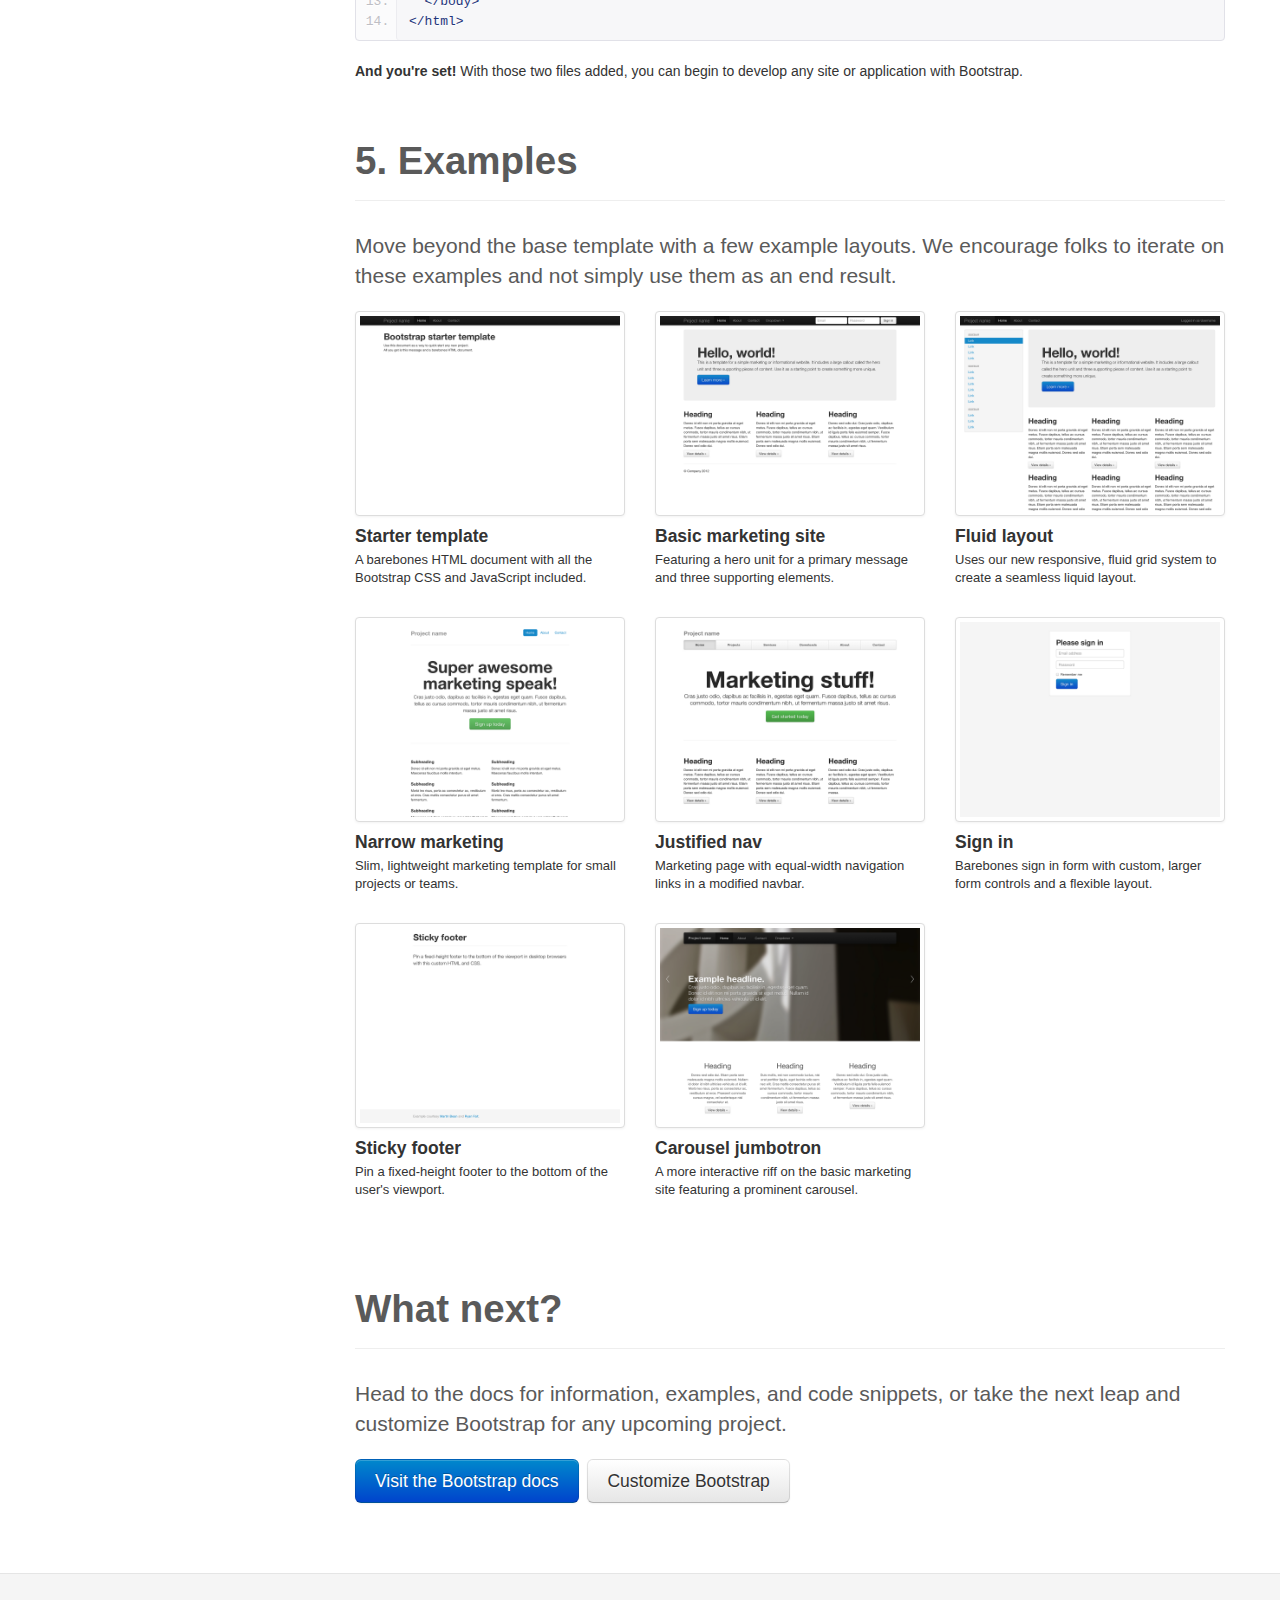
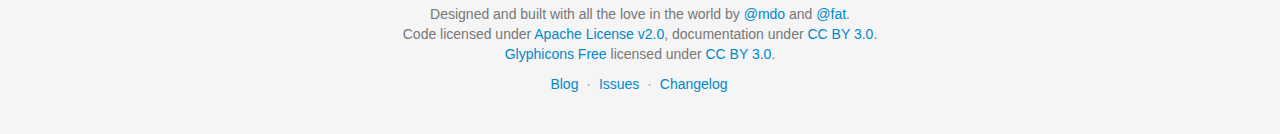
<file: docs/getting-started.html>
<!DOCTYPE html>
<html lang="en">
  <head>
    <meta charset="utf-8">
    <title>Getting · Bootstrap</title>
    <meta name="viewport" content="width=device-width, initial-scale=1.0">
    <meta name="description" content="">
    <meta name="author" content="">

    <!-- Le styles -->
    <link href="assets/css/bootstrap.css" rel="stylesheet">
    <link href="assets/css/bootstrap-responsive.css" rel="stylesheet">
    <link href="assets/css/docs.css" rel="stylesheet">
    <link href="assets/js/google-code-prettify/prettify.css" rel="stylesheet">

    <!-- Le HTML5 shim, for IE6-8 support of HTML5 elements -->
    <!--[if lt IE 9]>
      <script src="assets/js/html5shiv.js"></script>
    <![endif]-->

    <!-- Le fav and touch icons -->
    <link rel="apple-touch-icon-precomposed" sizes="144x144" href="assets/ico/apple-touch-icon-144-precomposed.png">
    <link rel="apple-touch-icon-precomposed" sizes="114x114" href="assets/ico/apple-touch-icon-114-precomposed.png">
      <link rel="apple-touch-icon-precomposed" sizes="72x72" href="assets/ico/apple-touch-icon-72-precomposed.png">
                    <link rel="apple-touch-icon-precomposed" href="assets/ico/apple-touch-icon-57-precomposed.png">
                                   <link rel="shortcut icon" href="assets/ico/favicon.png">

    <script type="text/javascript">
      var _gaq = _gaq || [];
      _gaq.push(['_setAccount', 'UA-146052-10']);
      _gaq.push(['_trackPageview']);
      (function() {
        var ga = document.createElement('script'); ga.type = 'text/javascript'; ga.async = true;
        ga.src = ('https:' == document.location.protocol ? 'https://ssl' : 'http://www') + '.google-analytics.com/ga.js';
        var s = document.getElementsByTagName('script')[0]; s.parentNode.insertBefore(ga, s);
      })();
    </script>
  </head>

  <body data-spy="scroll" data-target=".bs-docs-sidebar">

    <!-- Navbar
    ================================================== -->
    <div class="navbar navbar-inverse navbar-fixed-top">
      <div class="navbar-inner">
        <div class="container">
          <button type="button" class="btn btn-navbar" data-toggle="collapse" data-target=".nav-collapse">
            <span class="icon-bar"></span>
            <span class="icon-bar"></span>
            <span class="icon-bar"></span>
          </button>
          <a class="brand" href="./index.html">Bootstrap</a>
          <div class="nav-collapse collapse">
            <ul class="nav">
              <li class="">
                <a href="./index.html">Home</a>
              </li>
              <li class="active">
                <a href="./getting-started.html">Get started</a>
              </li>
              <li class="">
                <a href="./scaffolding.html">Scaffolding</a>
              </li>
              <li class="">
                <a href="./base-css.html">Base CSS</a>
              </li>
              <li class="">
                <a href="./components.html">Components</a>
              </li>
              <li class="">
                <a href="./javascript.html">JavaScript</a>
              </li>
              <li class="">
                <a href="./customize.html">Customize</a>
              </li>
            </ul>
          </div>
        </div>
      </div>
    </div>

<!-- Subhead
================================================== -->
<header class="jumbotron subhead" id="overview">
  <div class="container">
    <h1>Getting started</h1>
    <p class="lead">Overview of the project, its contents, and how to get started with a simple template.</p>
  </div>
</header>


  <div class="container">

    <!-- Docs nav
    ================================================== -->
    <div class="row">
      <div class="span3 bs-docs-sidebar">
        <ul class="nav nav-list bs-docs-sidenav">
          <li><a href="#download-bootstrap"><i class="icon-chevron-right"></i> Download</a></li>
          <li><a href="#file-structure"><i class="icon-chevron-right"></i> File structure</a></li>
          <li><a href="#contents"><i class="icon-chevron-right"></i> What's included</a></li>
          <li><a href="#html-template"><i class="icon-chevron-right"></i> HTML template</a></li>
          <li><a href="#examples"><i class="icon-chevron-right"></i> Examples</a></li>
          <li><a href="#what-next"><i class="icon-chevron-right"></i> What next?</a></li>
        </ul>
      </div>
      <div class="span9">



        <!-- Download
        ================================================== -->
        <section id="download-bootstrap">
          <div class="page-header">
            <h1>1. Download</h1>
          </div>
          <p class="lead">Before downloading, be sure to have a code editor (we recommend <a href="http://sublimetext.com/2">Sublime Text 2</a>) and some working knowledge of HTML and CSS. We won't walk through the source files here, but they are available for download. We'll focus on getting started with the compiled Bootstrap files.</p>

          <div class="row-fluid">
            <div class="span6">
              <h2>Download compiled</h2>
              <p><strong>Fastest way to get started:</strong> get the compiled and minified versions of our CSS, JS, and images. No docs or original source files.</p>
              <p><a class="btn btn-large btn-primary" href="assets/bootstrap.zip" onclick="_gaq.push(['_trackEvent', 'Getting started', 'Download', 'Download compiled']);">Download Bootstrap</a></p>
            </div>
            <div class="span6">
              <h2>Download source</h2>
              <p>Get the original files for all CSS and JavaScript, along with a local copy of the docs by downloading the latest version directly from GitHub.</p>
              <p><a class="btn btn-large" href="https://github.com/twbs/bootstrap/zipball/master" >Download Bootstrap source</a></p>
            </div>
          </div>
        </section>



        <!-- File structure
        ================================================== -->
        <section id="file-structure">
          <div class="page-header">
            <h1>2. File structure</h1>
          </div>
          <p class="lead">Within the download you'll find the following file structure and contents, logically grouping common assets and providing both compiled and minified variations.</p>
          <p>Once downloaded, unzip the compressed folder to see the structure of (the compiled) Bootstrap. You'll see something like this:</p>
<pre class="prettyprint">
  bootstrap/
  ├── css/
  │   ├── bootstrap.css
  │   ├── bootstrap.min.css
  ├── js/
  │   ├── bootstrap.js
  │   ├── bootstrap.min.js
  └── img/
      ├── glyphicons-halflings.png
      └── glyphicons-halflings-white.png
</pre>
          <p>This is the most basic form of Bootstrap: compiled files for quick drop-in usage in nearly any web project. We provide compiled CSS and JS (<code>bootstrap.*</code>), as well as compiled and minified CSS and JS (<code>bootstrap.min.*</code>). The image files are compressed using <a href="http://imageoptim.com/">ImageOptim</a>, a Mac app for compressing PNGs.</p>
          <p>Please note that all JavaScript plugins require jQuery to be included.</p>
        </section>



        <!-- Contents
        ================================================== -->
        <section id="contents">
          <div class="page-header">
            <h1>3. What's included</h1>
          </div>
          <p class="lead">Bootstrap comes equipped with HTML, CSS, and JS for all sorts of things, but they can be summarized with a handful of categories visible at the top of the <a href="http://getbootstrap.com">Bootstrap documentation</a>.</p>

          <h2>Docs sections</h2>
          <h4><a href="http://twbs.github.com/bootstrap/scaffolding.html">Scaffolding</a></h4>
          <p>Global styles for the body to reset type and background, link styles, grid system, and two simple layouts.</p>
          <h4><a href="http://twbs.github.com/bootstrap/base-css.html">Base CSS</a></h4>
          <p>Styles for common HTML elements like typography, code, tables, forms, and buttons. Also includes <a href="http://glyphicons.com">Glyphicons</a>, a great little icon set.</p>
          <h4><a href="http://twbs.github.com/bootstrap/components.html">Components</a></h4>
          <p>Basic styles for common interface components like tabs and pills, navbar, alerts, page headers, and more.</p>
          <h4><a href="http://twbs.github.com/bootstrap/javascript.html">JavaScript plugins</a></h4>
          <p>Similar to Components, these JavaScript plugins are interactive components for things like tooltips, popovers, modals, and more.</p>

          <h2>List of components</h2>
          <p>Together, the <strong>Components</strong> and <strong>JavaScript plugins</strong> sections provide the following interface elements:</p>
          <ul>
            <li>Button groups</li>
            <li>Button dropdowns</li>
            <li>Navigational tabs, pills, and lists</li>
            <li>Navbar</li>
            <li>Labels</li>
            <li>Badges</li>
            <li>Page headers and hero unit</li>
            <li>Thumbnails</li>
            <li>Alerts</li>
            <li>Progress bars</li>
            <li>Modals</li>
            <li>Dropdowns</li>
            <li>Tooltips</li>
            <li>Popovers</li>
            <li>Accordion</li>
            <li>Carousel</li>
            <li>Typeahead</li>
          </ul>
          <p>In future guides, we may walk through these components individually in more detail. Until then, look for each of these in the documentation for information on how to utilize and customize them.</p>
        </section>



        <!-- HTML template
        ================================================== -->
        <section id="html-template">
          <div class="page-header">
            <h1>4. Basic HTML template</h1>
          </div>
          <p class="lead">With a brief intro into the contents out of the way, we can focus on putting Bootstrap to use. To do that, we'll utilize a basic HTML template that includes everything we mentioned in the <a href="./getting-started.html#file-structure">File structure</a>.</p>
          <p>Now, here's a look at a <strong>typical HTML file</strong>:</p>
<pre class="prettyprint linenums">
&lt;!DOCTYPE html&gt;
&lt;html&gt;
  &lt;head&gt;
    &lt;title&gt;Bootstrap 101 Template&lt;/title&gt;
    &lt;meta name="viewport" content="width=device-width, initial-scale=1.0"&gt;
  &lt;/head&gt;
  &lt;body&gt;
    &lt;h1&gt;Hello, world!&lt;/h1&gt;
    &lt;script src="http://code.jquery.com/jquery.js"&gt;&lt;/script&gt;
  &lt;/body&gt;
&lt;/html&gt;
</pre>
          <p>To make this <strong>a Bootstrapped template</strong>, just include the appropriate CSS and JS files:</p>
<pre class="prettyprint linenums">
&lt;!DOCTYPE html&gt;
&lt;html&gt;
  &lt;head&gt;
    &lt;title&gt;Bootstrap 101 Template&lt;/title&gt;
    &lt;meta name="viewport" content="width=device-width, initial-scale=1.0"&gt;
    &lt;!-- Bootstrap --&gt;
    &lt;link href="css/bootstrap.min.css" rel="stylesheet" media="screen"&gt;
  &lt;/head&gt;
  &lt;body&gt;
    &lt;h1&gt;Hello, world!&lt;/h1&gt;
    &lt;script src="http://code.jquery.com/jquery.js"&gt;&lt;/script&gt;
    &lt;script src="js/bootstrap.min.js"&gt;&lt;/script&gt;
  &lt;/body&gt;
&lt;/html&gt;
</pre>
          <p><strong>And you're set!</strong> With those two files added, you can begin to develop any site or application with Bootstrap.</p>
        </section>



        <!-- Examples
        ================================================== -->
        <section id="examples">
          <div class="page-header">
            <h1>5. Examples</h1>
          </div>
          <p class="lead">Move beyond the base template with a few example layouts. We encourage folks to iterate on these examples and not simply use them as an end result.</p>
          <ul class="thumbnails bootstrap-examples">
            <li class="span3">
              <a class="thumbnail" href="examples/starter-template.html">
                <img src="assets/img/examples/bootstrap-example-starter.png" alt="">
              </a>
              <h4>Starter template</h4>
              <p>A barebones HTML document with all the Bootstrap CSS and JavaScript included.</p>
            </li>
            <li class="span3">
              <a class="thumbnail" href="examples/hero.html">
                <img src="assets/img/examples/bootstrap-example-marketing.png" alt="">
              </a>
              <h4>Basic marketing site</h4>
              <p>Featuring a hero unit for a primary message and three supporting elements.</p>
            </li>
            <li class="span3">
              <a class="thumbnail" href="examples/fluid.html">
                <img src="assets/img/examples/bootstrap-example-fluid.png" alt="">
              </a>
              <h4>Fluid layout</h4>
              <p>Uses our new responsive, fluid grid system to create a seamless liquid layout.</p>
            </li>

            <li class="span3">
              <a class="thumbnail" href="examples/marketing-narrow.html">
                <img src="assets/img/examples/bootstrap-example-marketing-narrow.png" alt="">
              </a>
              <h4>Narrow marketing</h4>
              <p>Slim, lightweight marketing template for small projects or teams.</p>
            </li>
            <li class="span3">
              <a class="thumbnail" href="examples/justified-nav.html">
                <img src="assets/img/examples/bootstrap-example-justified-nav.png" alt="">
              </a>
              <h4>Justified nav</h4>
              <p>Marketing page with equal-width navigation links in a modified navbar.</p>
            </li>
            <li class="span3">
              <a class="thumbnail" href="examples/signin.html">
                <img src="assets/img/examples/bootstrap-example-signin.png" alt="">
              </a>
              <h4>Sign in</h4>
              <p>Barebones sign in form with custom, larger form controls and a flexible layout.</p>
            </li>

            <li class="span3">
              <a class="thumbnail" href="examples/sticky-footer.html">
                <img src="assets/img/examples/bootstrap-example-sticky-footer.png" alt="">
              </a>
              <h4>Sticky footer</h4>
              <p>Pin a fixed-height footer to the bottom of the user's viewport.</p>
            </li>
            <li class="span3">
              <a class="thumbnail" href="examples/carousel.html">
                <img src="assets/img/examples/bootstrap-example-carousel.png" alt="">
              </a>
              <h4>Carousel jumbotron</h4>
              <p>A more interactive riff on the basic marketing site featuring a prominent carousel.</p>
            </li>
          </ul>
        </section>




        <!-- Next
        ================================================== -->
        <section id="what-next">
          <div class="page-header">
            <h1>What next?</h1>
          </div>
          <p class="lead">Head to the docs for information, examples, and code snippets, or take the next leap and customize Bootstrap for any upcoming project.</p>
          <a class="btn btn-large btn-primary" href="./scaffolding.html" onclick="_gaq.push(['_trackEvent', 'Getting started', 'Next steps', 'Visit docs']);">Visit the Bootstrap docs</a>
          <a class="btn btn-large" href="./customize.html" style="margin-left: 5px;" onclick="_gaq.push(['_trackEvent', 'Getting started', 'Next steps', 'Customize']);">Customize Bootstrap</a>
        </section>




      </div>
    </div>

  </div>



    <!-- Footer
    ================================================== -->
    <footer class="footer">
      <div class="container">
        <p>Designed and built with all the love in the world by <a href="http://twitter.com/mdo" target="_blank">@mdo</a> and <a href="http://twitter.com/fat" target="_blank">@fat</a>.</p>
        <p>Code licensed under <a href="http://www.apache.org/licenses/LICENSE-2.0" target="_blank">Apache License v2.0</a>, documentation under <a href="http://creativecommons.org/licenses/by/3.0/">CC BY 3.0</a>.</p>
        <p><a href="http://glyphicons.com">Glyphicons Free</a> licensed under <a href="http://creativecommons.org/licenses/by/3.0/">CC BY 3.0</a>.</p>
        <ul class="footer-links">
          <li><a href="http://blog.getbootstrap.com">Blog</a></li>
          <li class="muted">&middot;</li>
          <li><a href="https://github.com/twbs/bootstrap/issues?state=open">Issues</a></li>
          <li class="muted">&middot;</li>
          <li><a href="https://github.com/twbs/bootstrap/releases">Changelog</a></li>
        </ul>
      </div>
    </footer>



    <!-- Le javascript
    ================================================== -->
    <!-- Placed at the end of the document so the pages load faster -->
    <script type="text/javascript" src="http://platform.twitter.com/widgets.js"></script>
    <script src="assets/js/jquery.js"></script>
    <script src="assets/js/bootstrap-transition.js"></script>
    <script src="assets/js/bootstrap-alert.js"></script>
    <script src="assets/js/bootstrap-modal.js"></script>
    <script src="assets/js/bootstrap-dropdown.js"></script>
    <script src="assets/js/bootstrap-scrollspy.js"></script>
    <script src="assets/js/bootstrap-tab.js"></script>
    <script src="assets/js/bootstrap-tooltip.js"></script>
    <script src="assets/js/bootstrap-popover.js"></script>
    <script src="assets/js/bootstrap-button.js"></script>
    <script src="assets/js/bootstrap-collapse.js"></script>
    <script src="assets/js/bootstrap-carousel.js"></script>
    <script src="assets/js/bootstrap-typeahead.js"></script>
    <script src="assets/js/bootstrap-affix.js"></script>

    <script src="assets/js/holder/holder.js"></script>
    <script src="assets/js/google-code-prettify/prettify.js"></script>

    <script src="assets/js/application.js"></script>


    <!-- Analytics
    ================================================== -->
    <script>
      var _gauges = _gauges || [];
      (function() {
        var t   = document.createElement('script');
        t.type  = 'text/javascript';
        t.async = true;
        t.id    = 'gauges-tracker';
        t.setAttribute('data-site-id', '4f0dc9fef5a1f55508000013');
        t.src = '//secure.gaug.es/track.js';
        var s = document.getElementsByTagName('script')[0];
        s.parentNode.insertBefore(t, s);
      })();
    </script>

  </body>
</html>
</file>
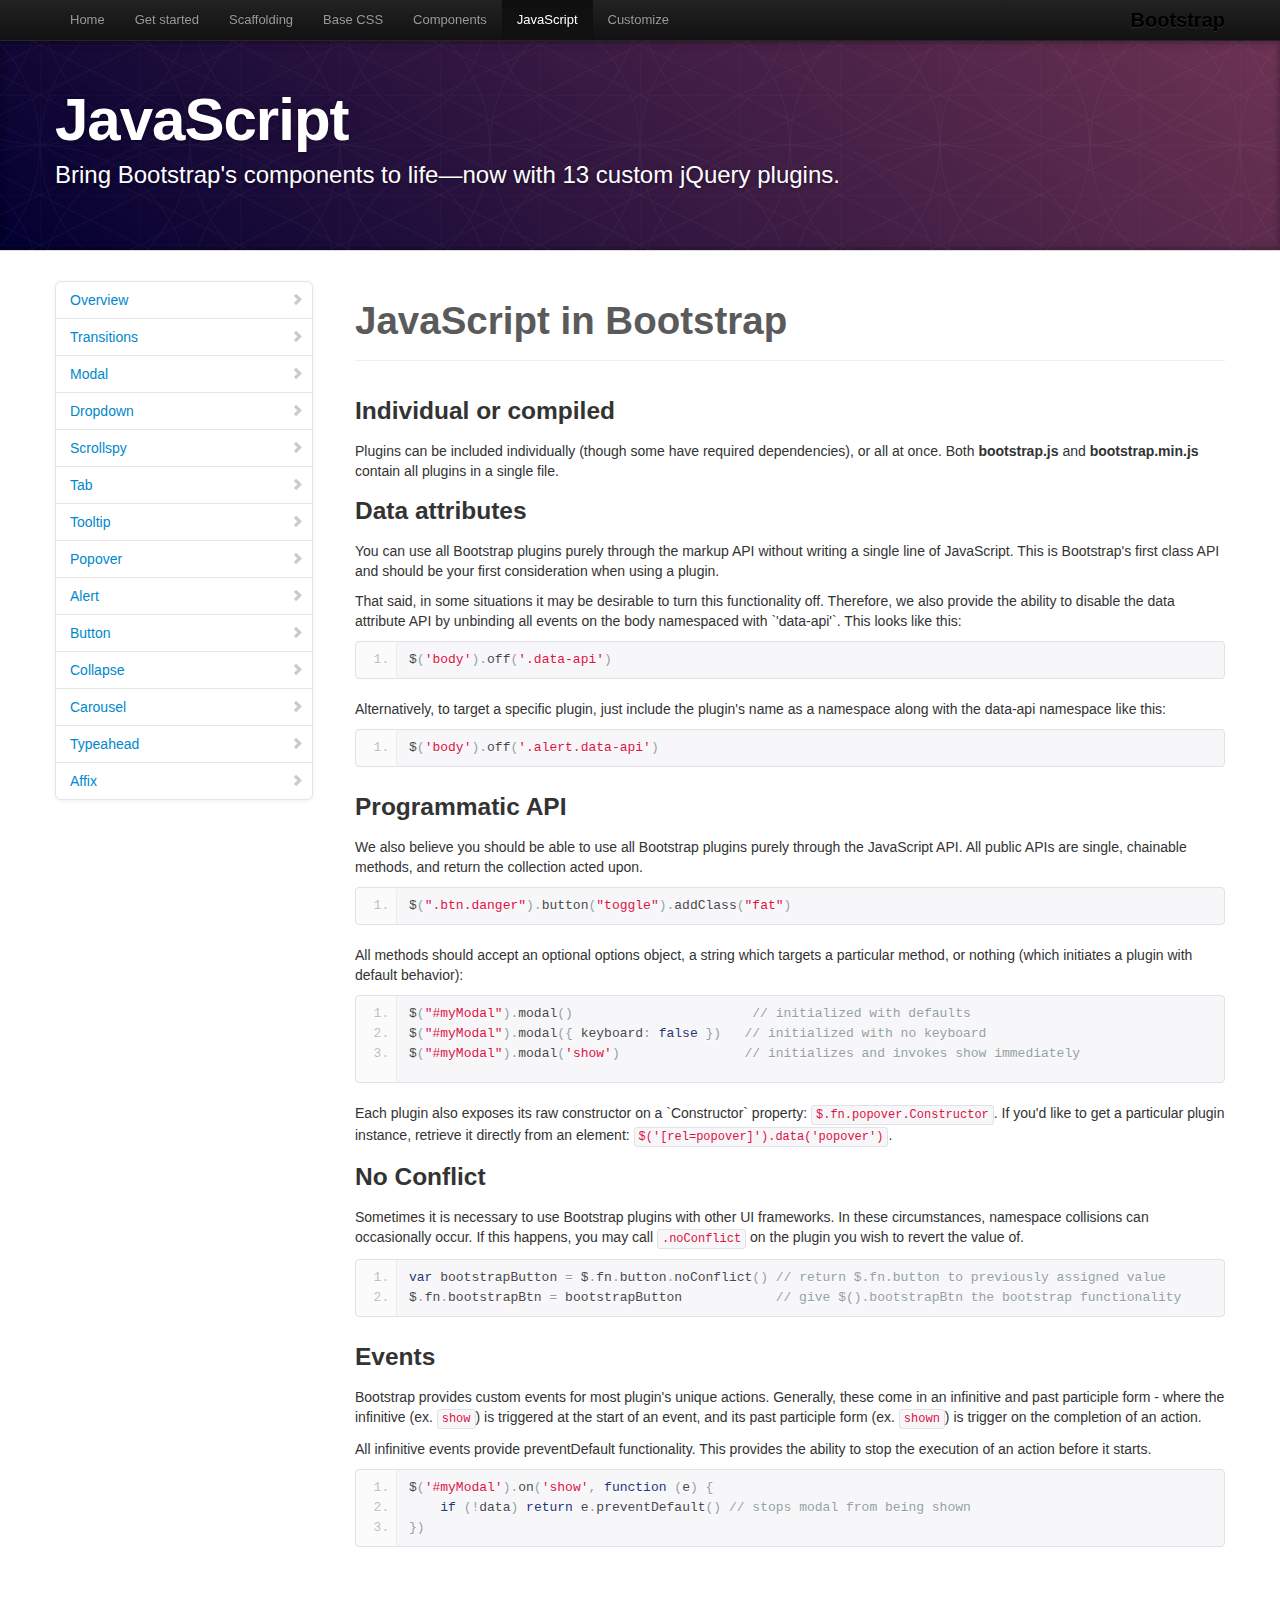
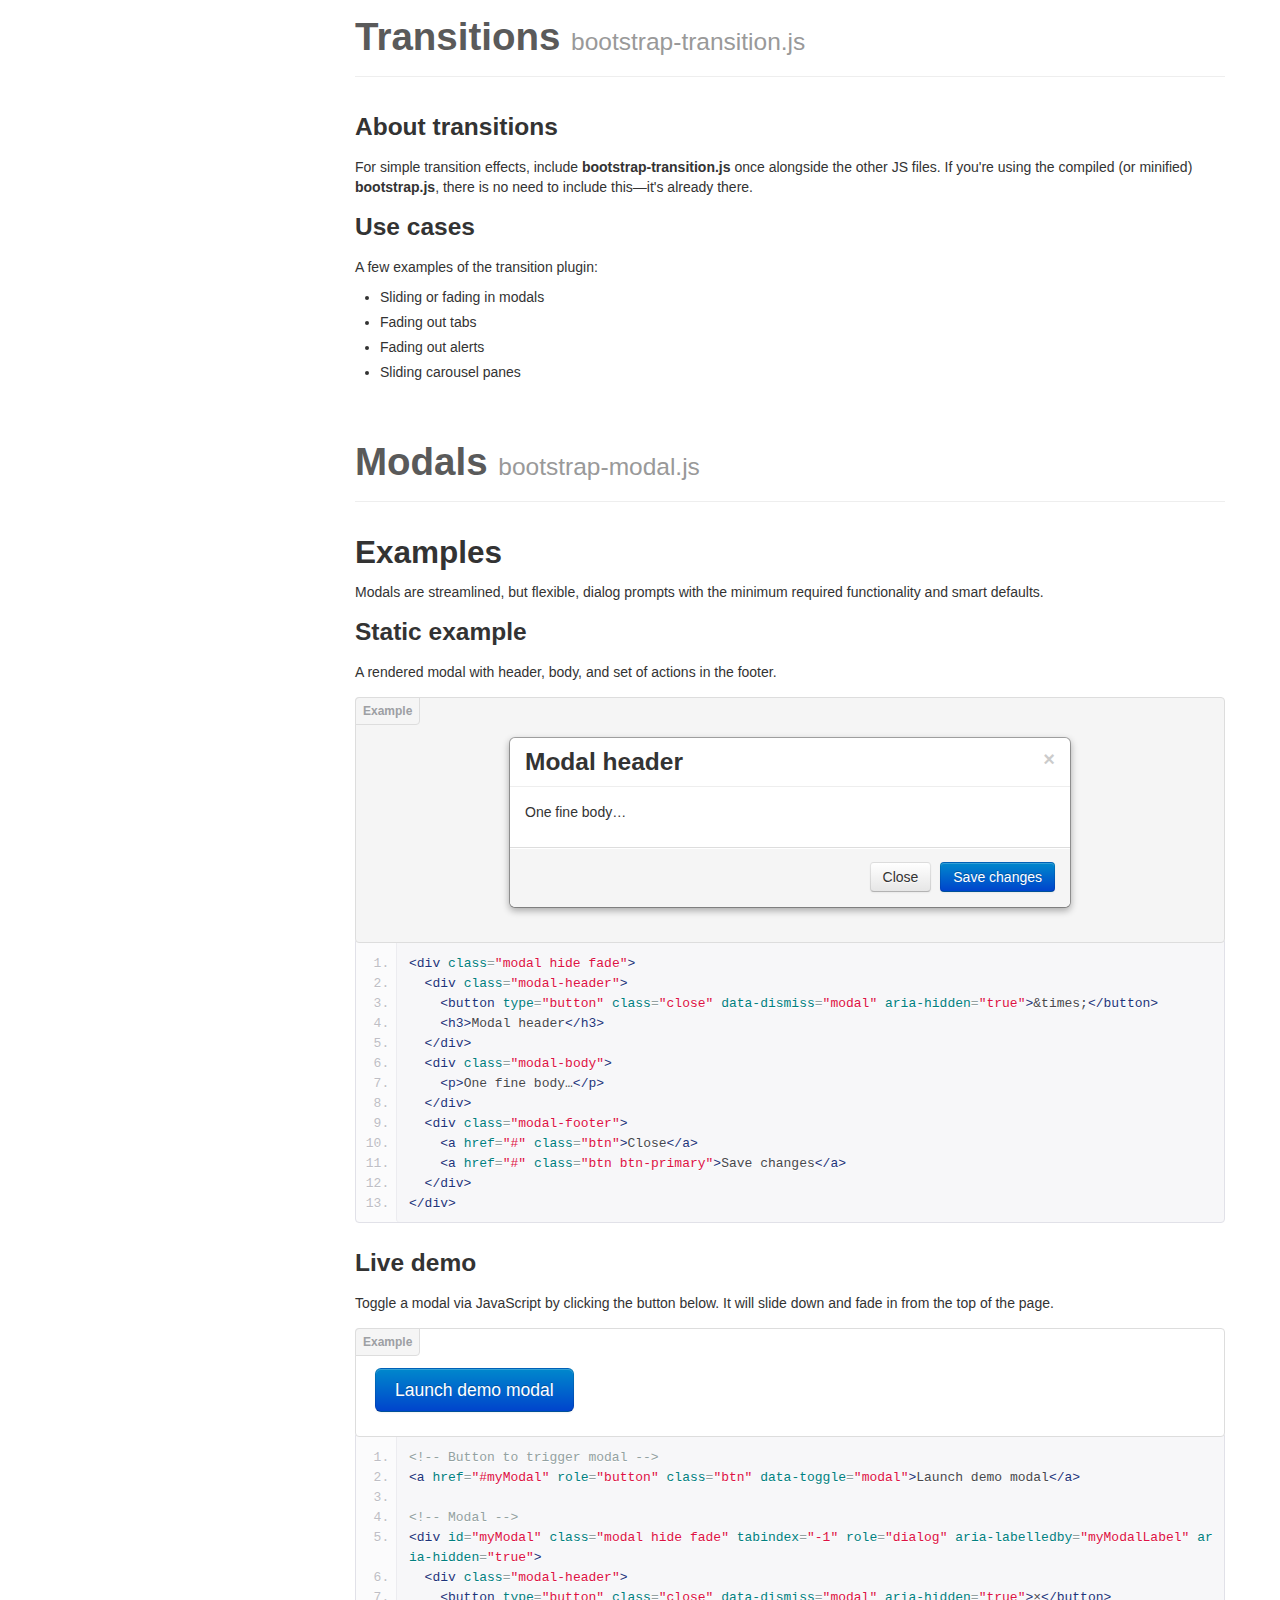
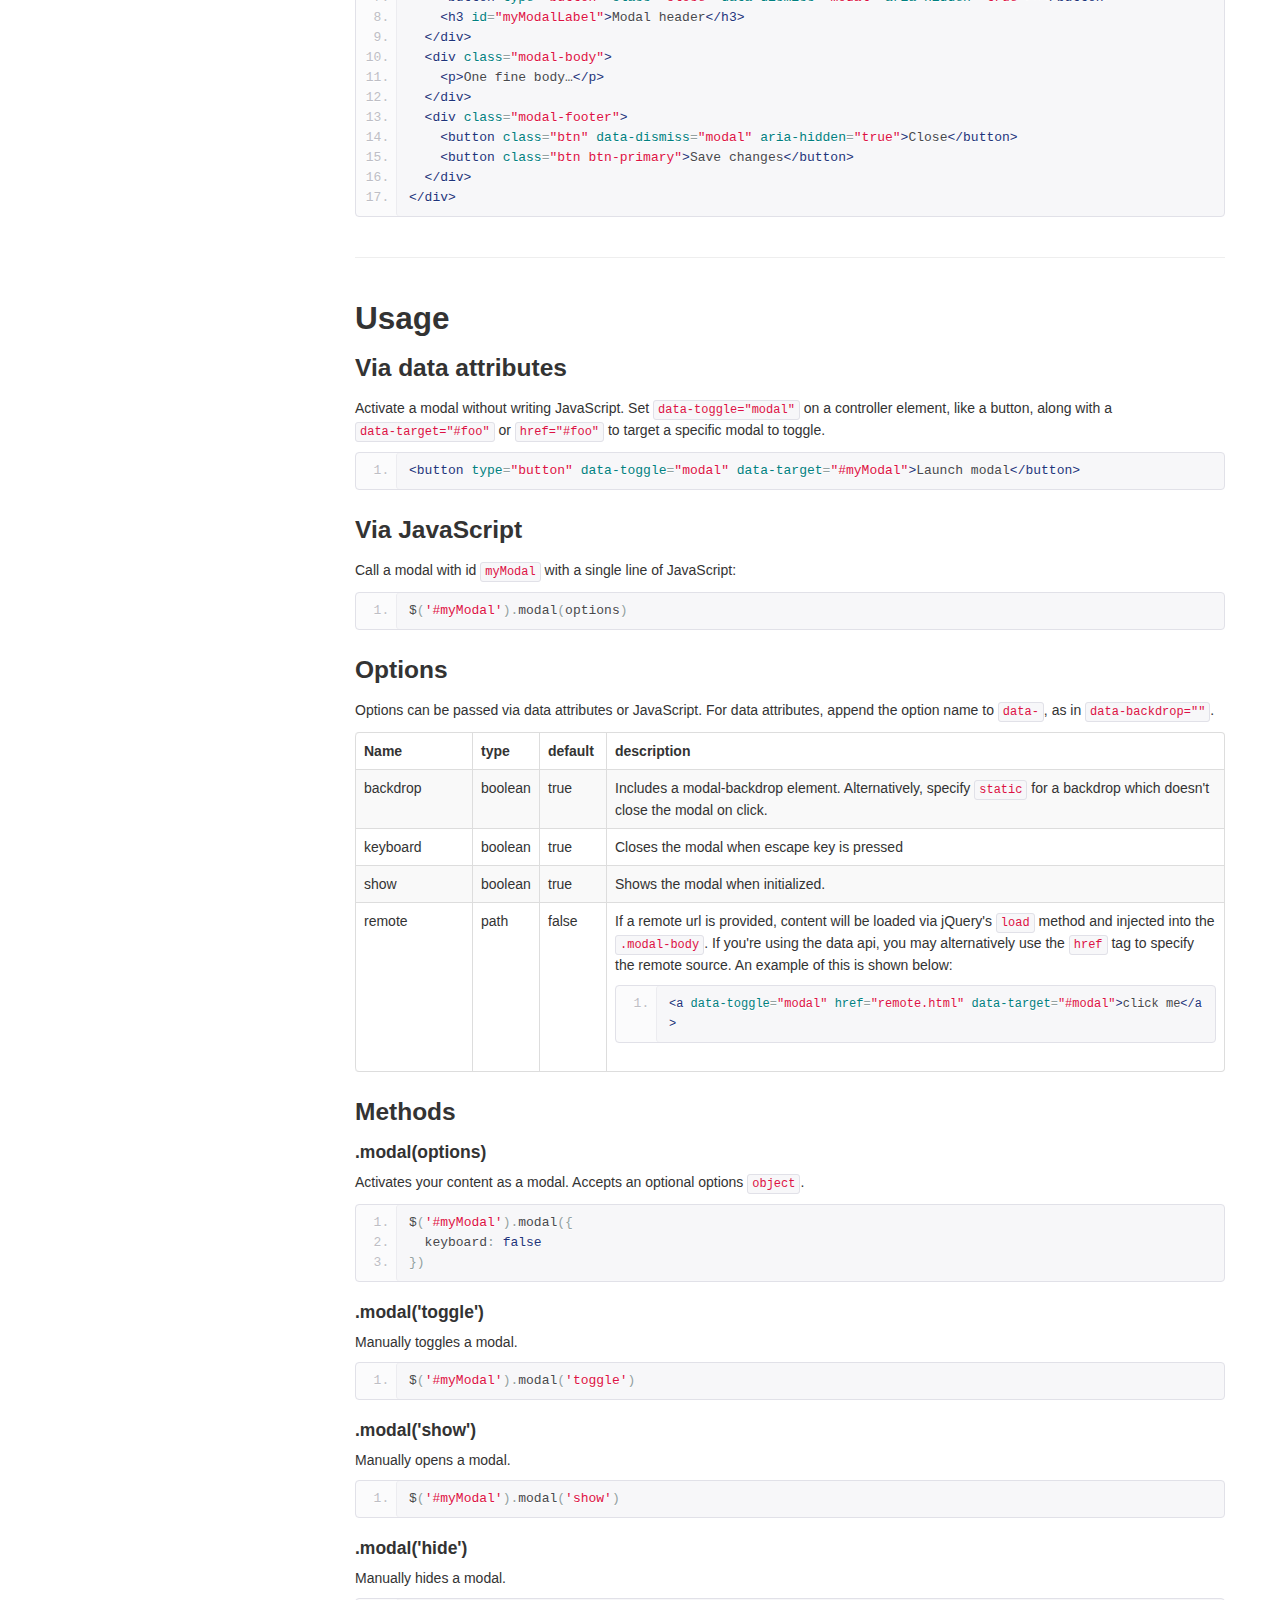
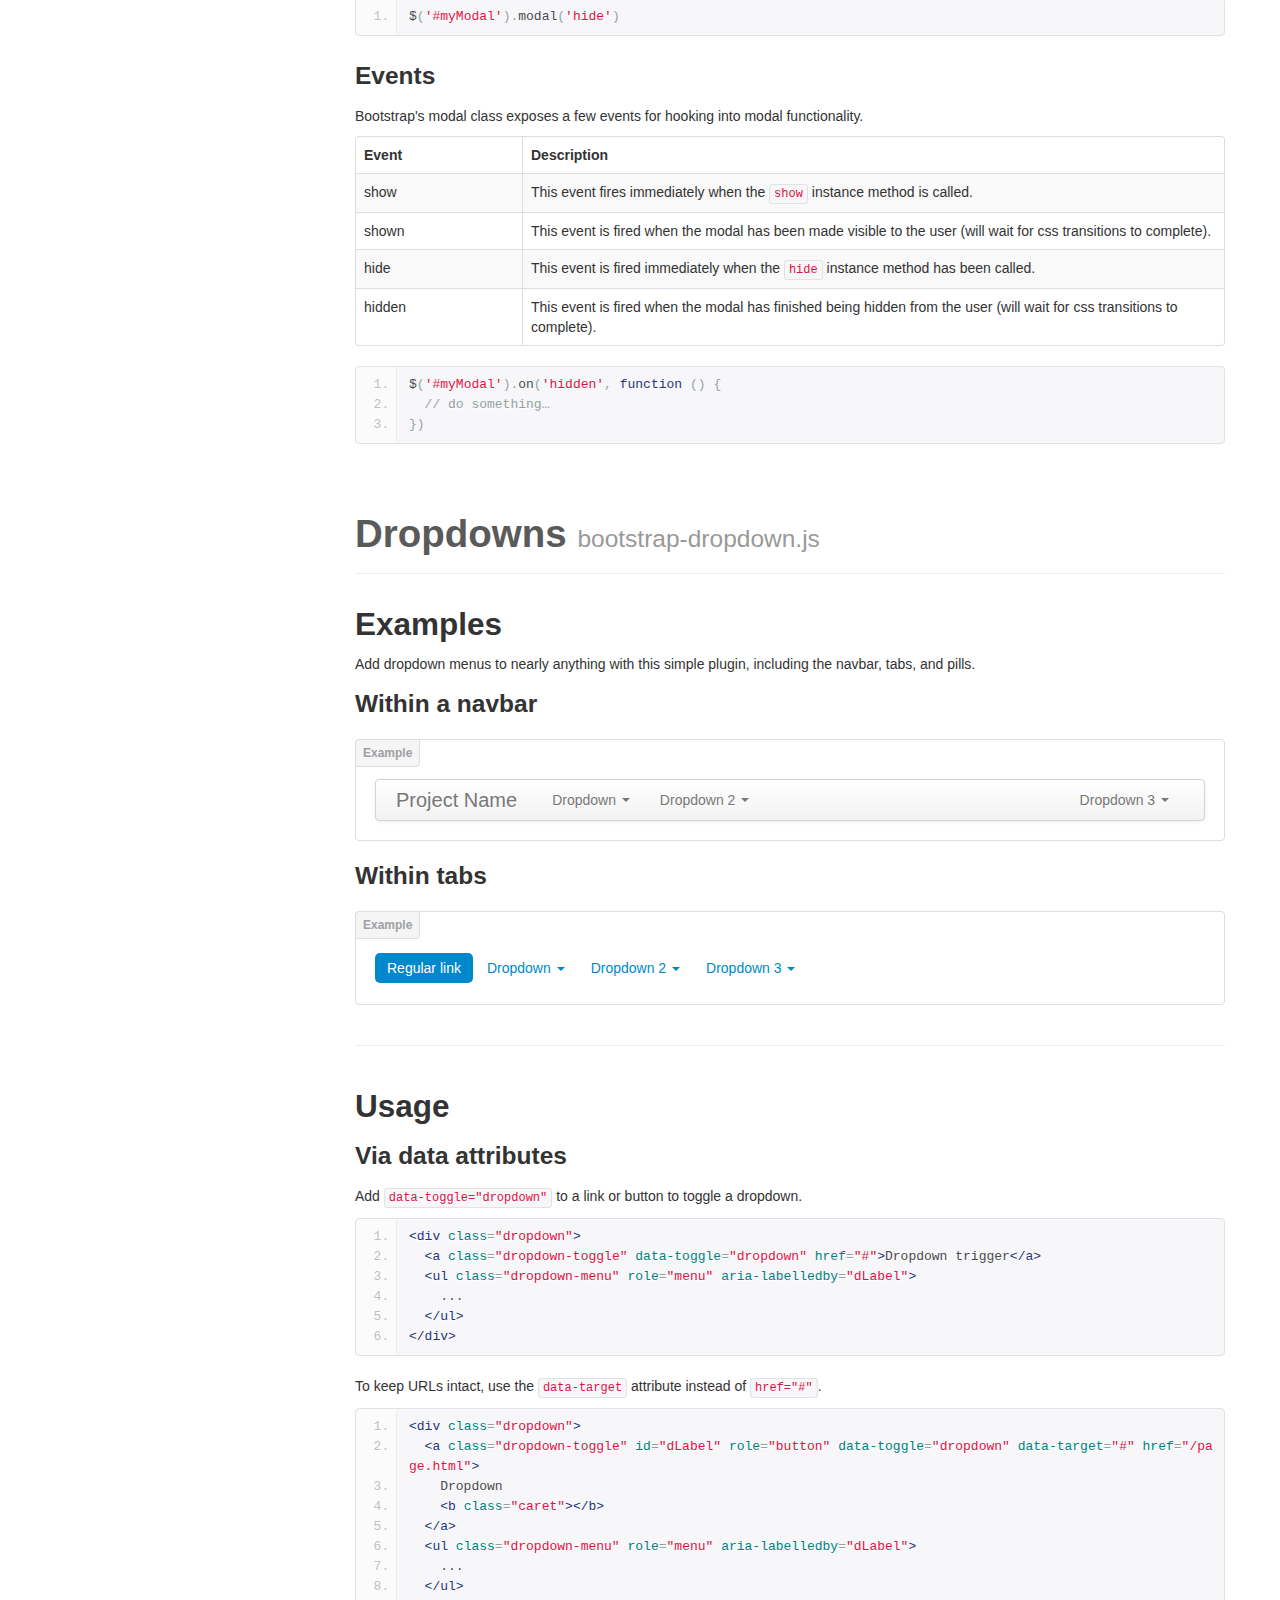
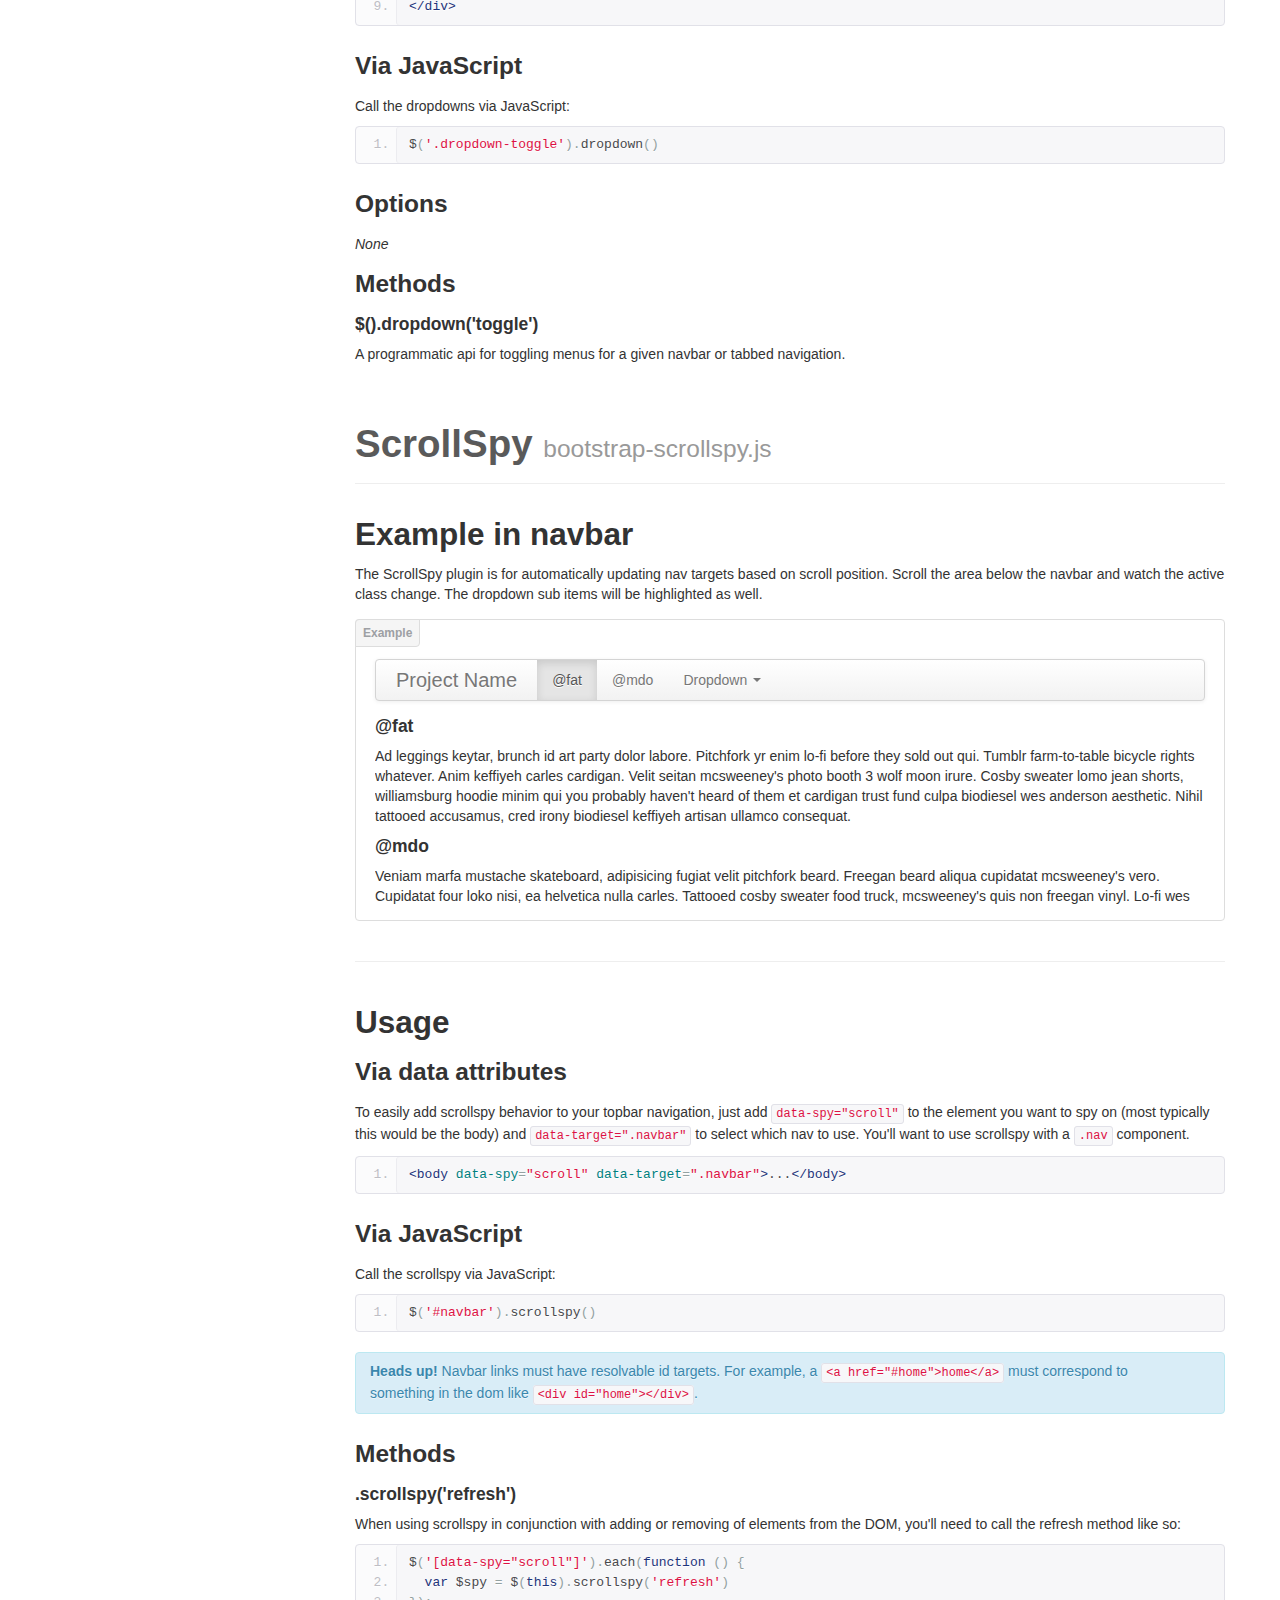
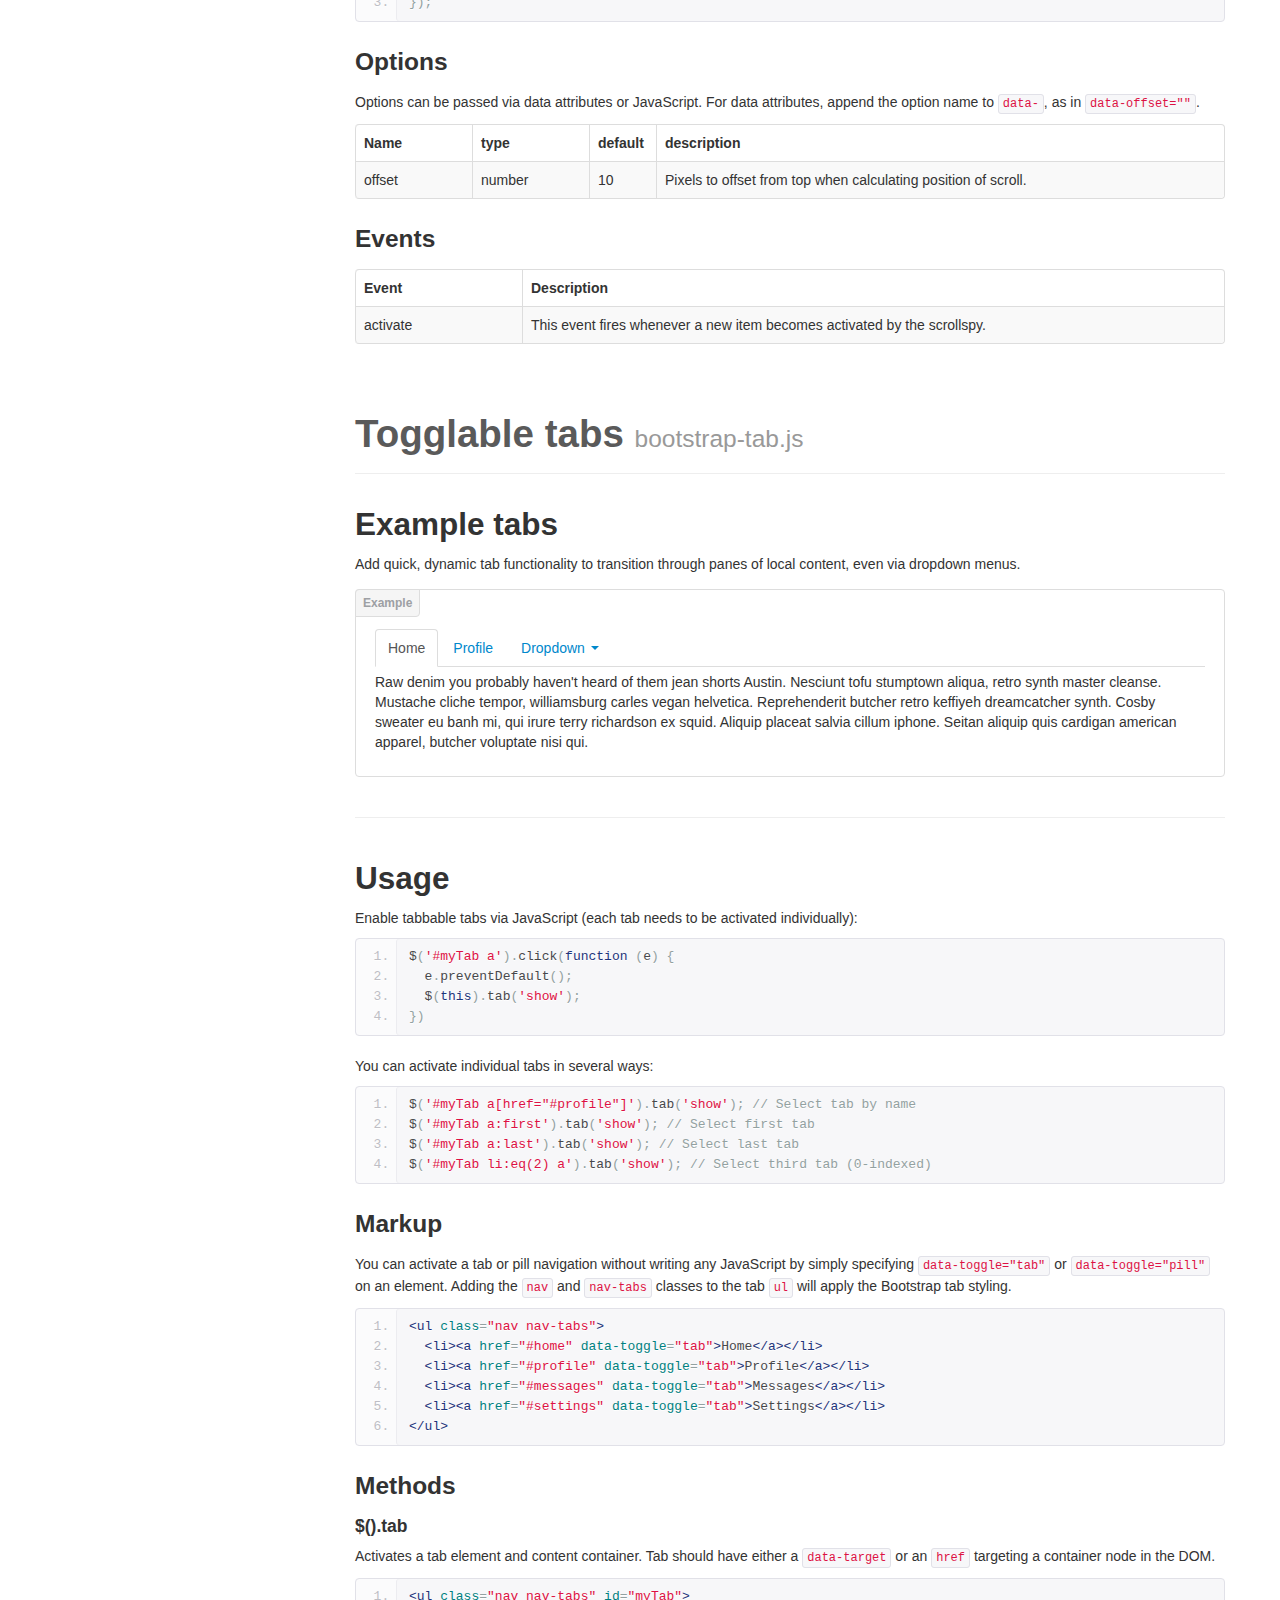
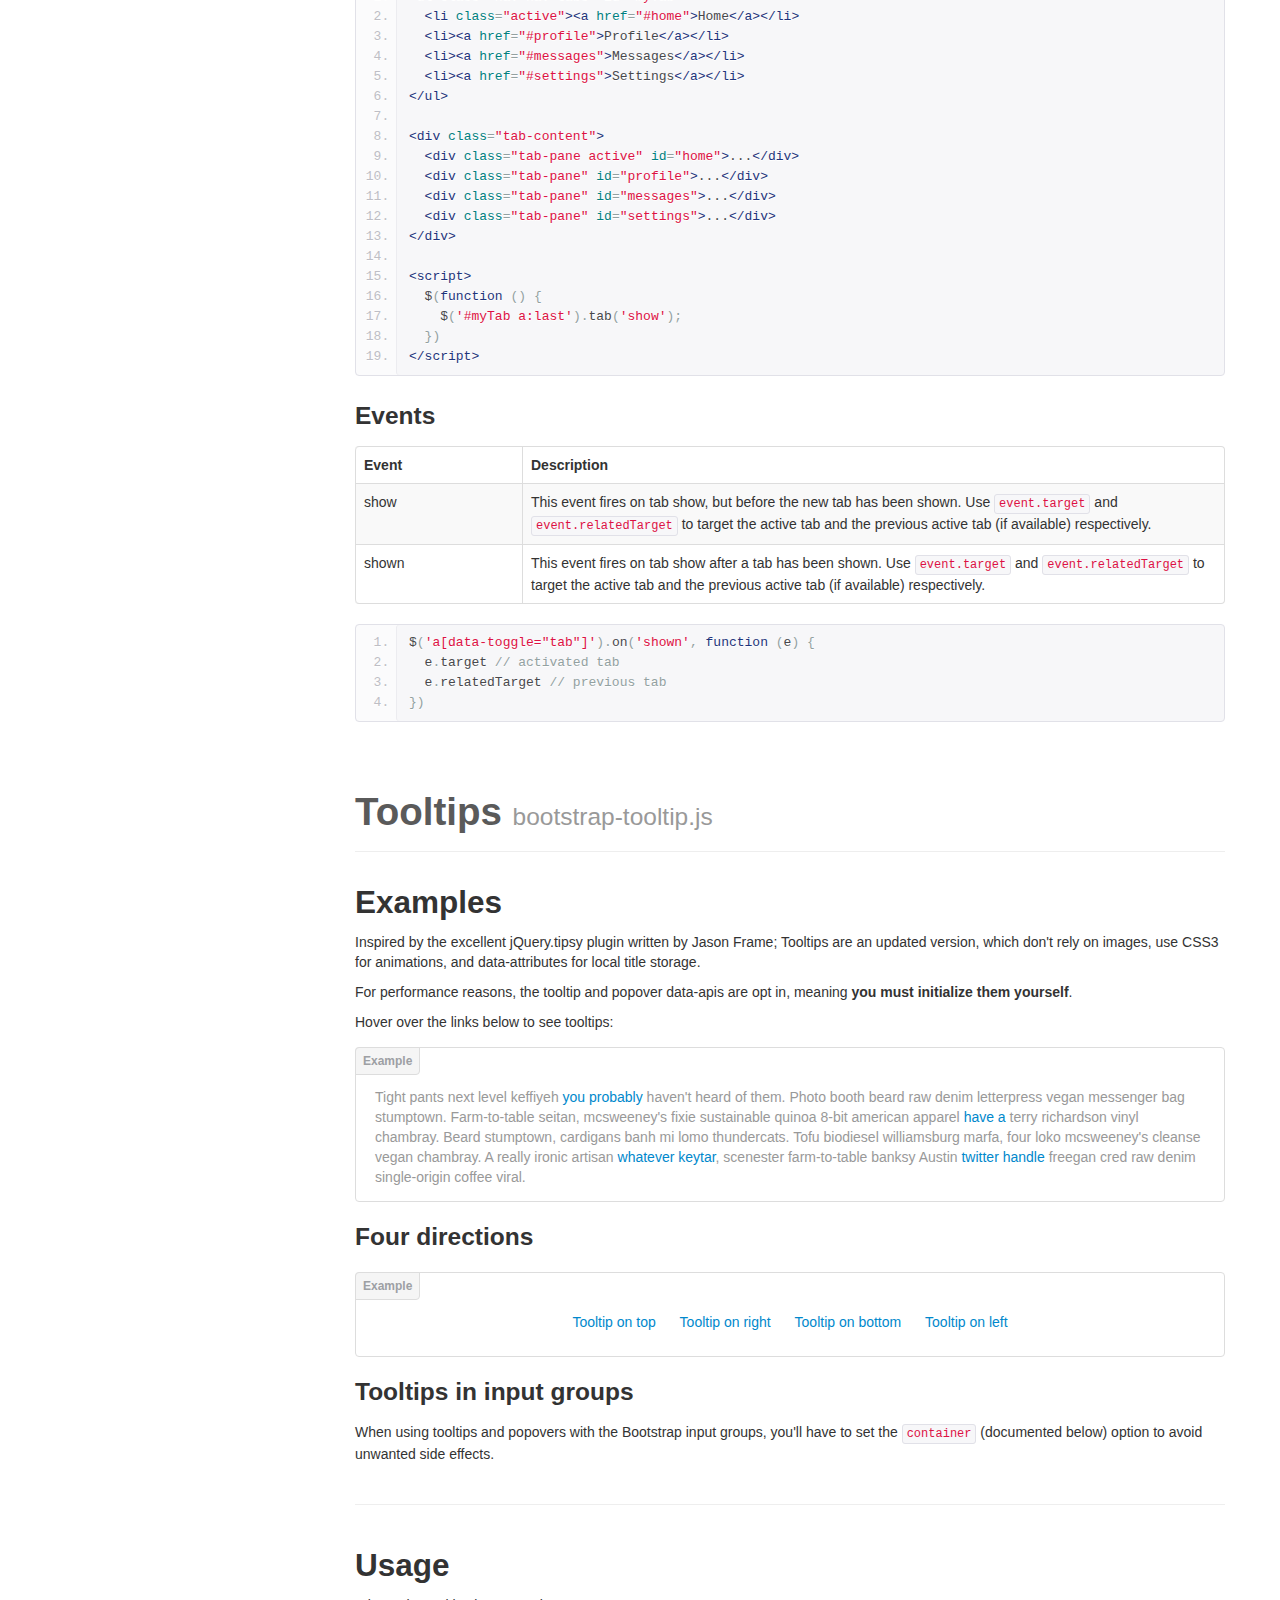
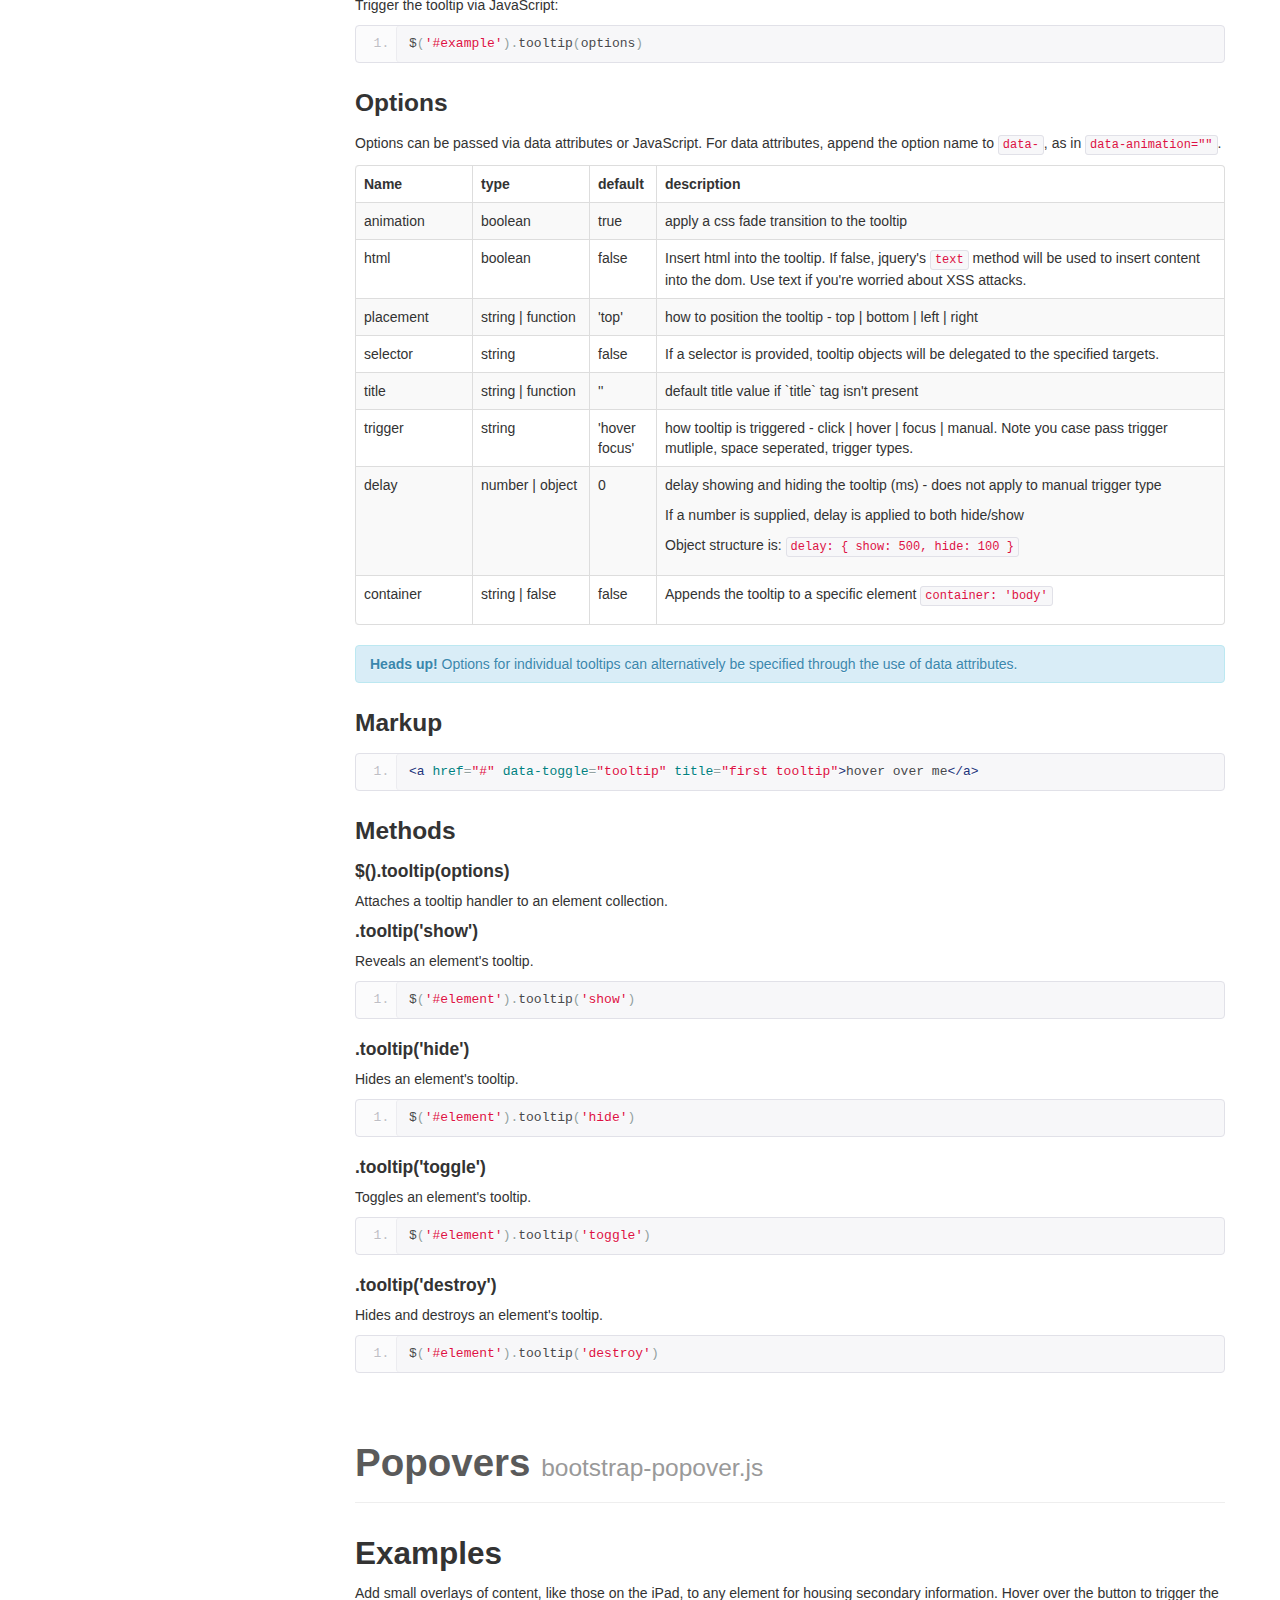
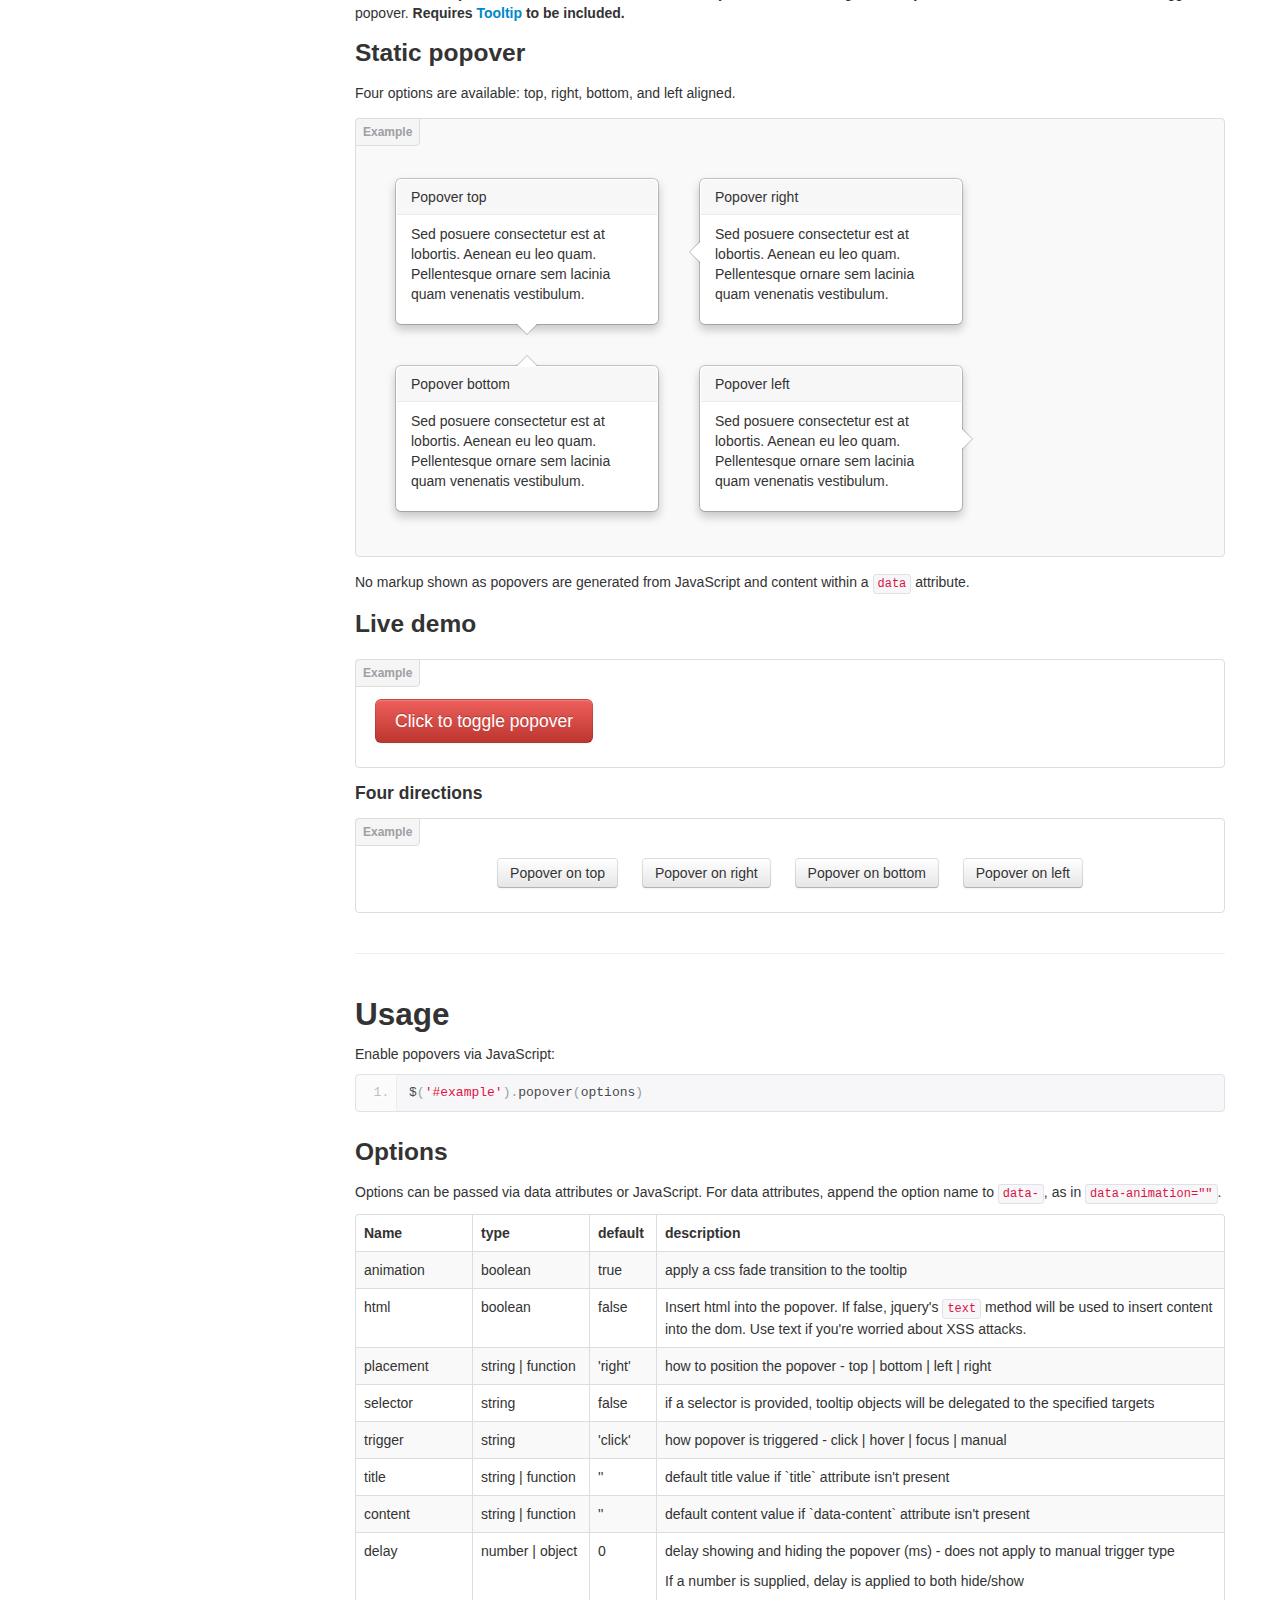
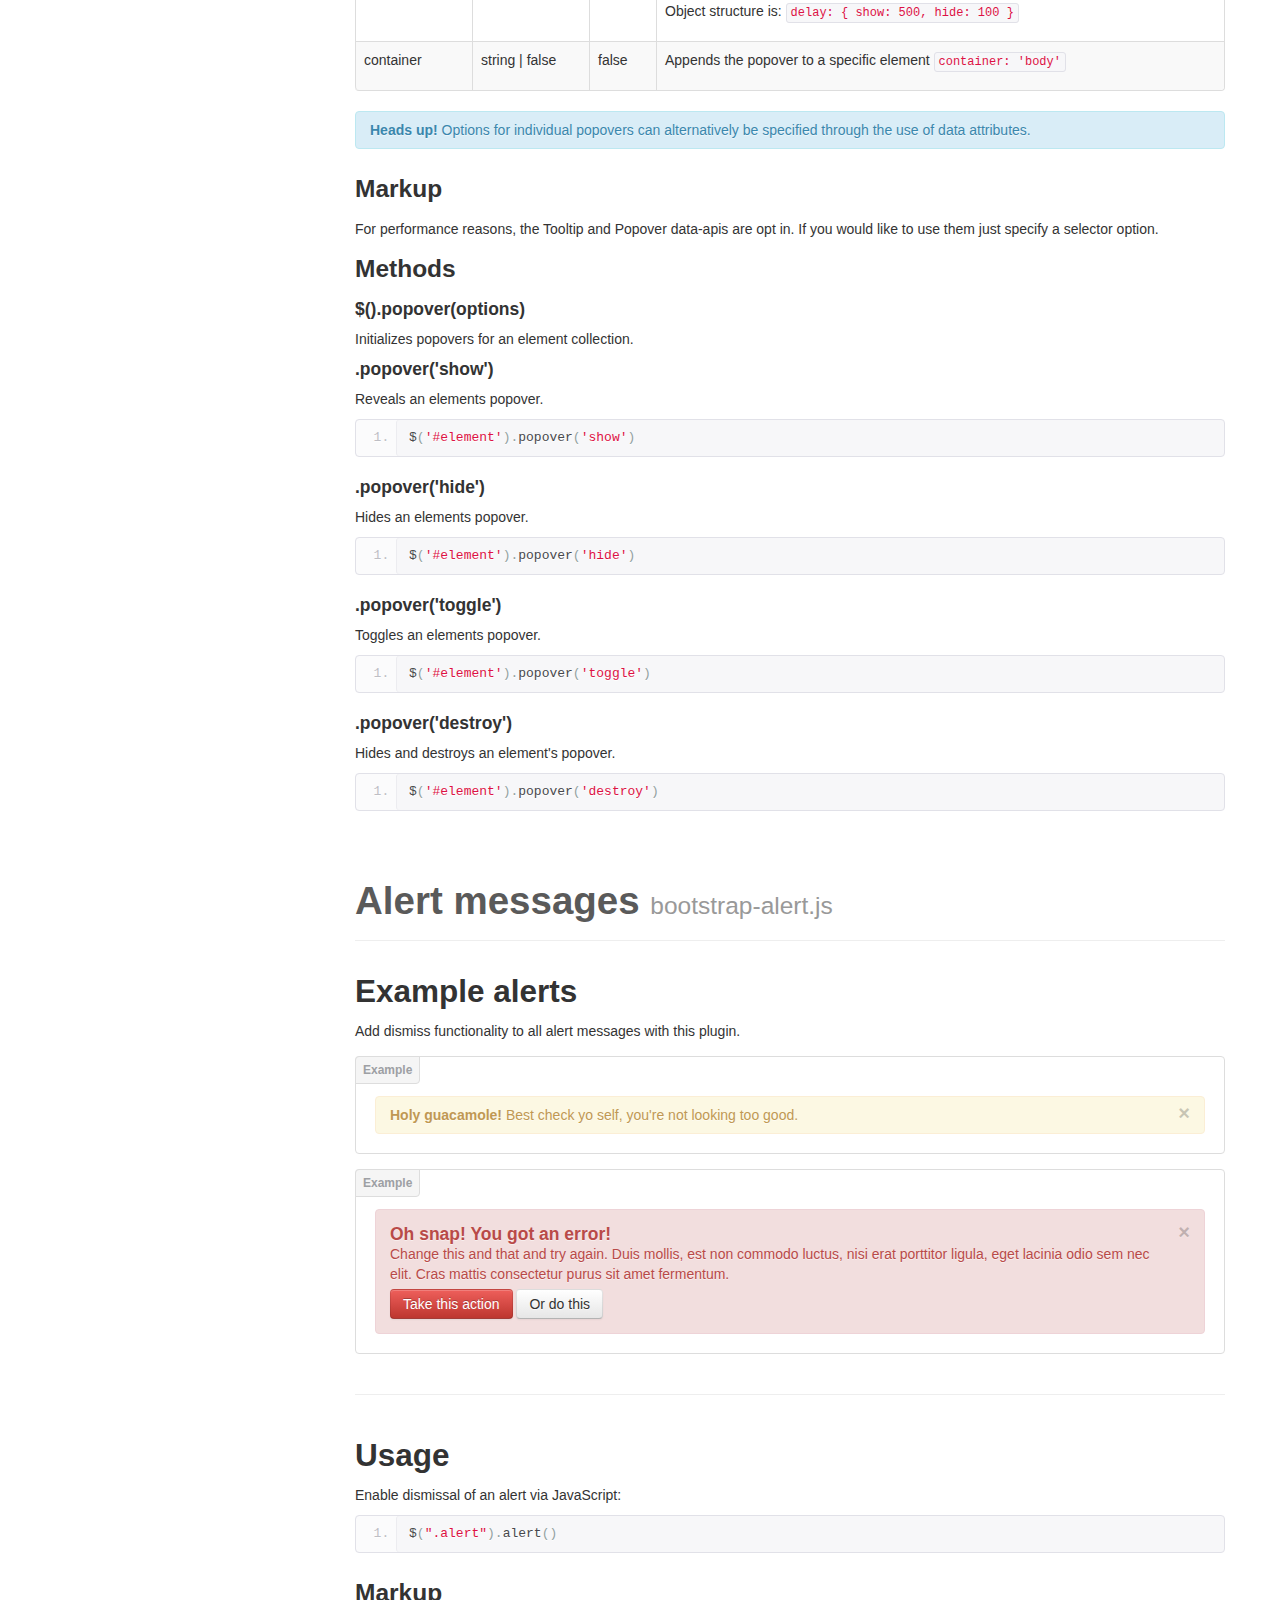
<file: docs/javascript.html>
<!DOCTYPE html>
<html lang="en">
  <head>
    <meta charset="utf-8">
    <title>Javascript · Bootstrap</title>
    <meta name="viewport" content="width=device-width, initial-scale=1.0">
    <meta name="description" content="">
    <meta name="author" content="">

    <!-- Le styles -->
    <link href="assets/css/bootstrap.css" rel="stylesheet">
    <link href="assets/css/bootstrap-responsive.css" rel="stylesheet">
    <link href="assets/css/docs.css" rel="stylesheet">
    <link href="assets/js/google-code-prettify/prettify.css" rel="stylesheet">

    <!-- Le HTML5 shim, for IE6-8 support of HTML5 elements -->
    <!--[if lt IE 9]>
      <script src="assets/js/html5shiv.js"></script>
    <![endif]-->

    <!-- Le fav and touch icons -->
    <link rel="apple-touch-icon-precomposed" sizes="144x144" href="assets/ico/apple-touch-icon-144-precomposed.png">
    <link rel="apple-touch-icon-precomposed" sizes="114x114" href="assets/ico/apple-touch-icon-114-precomposed.png">
      <link rel="apple-touch-icon-precomposed" sizes="72x72" href="assets/ico/apple-touch-icon-72-precomposed.png">
                    <link rel="apple-touch-icon-precomposed" href="assets/ico/apple-touch-icon-57-precomposed.png">
                                   <link rel="shortcut icon" href="assets/ico/favicon.png">

    <script type="text/javascript">
      var _gaq = _gaq || [];
      _gaq.push(['_setAccount', 'UA-146052-10']);
      _gaq.push(['_trackPageview']);
      (function() {
        var ga = document.createElement('script'); ga.type = 'text/javascript'; ga.async = true;
        ga.src = ('https:' == document.location.protocol ? 'https://ssl' : 'http://www') + '.google-analytics.com/ga.js';
        var s = document.getElementsByTagName('script')[0]; s.parentNode.insertBefore(ga, s);
      })();
    </script>
  </head>

  <body data-spy="scroll" data-target=".bs-docs-sidebar">

    <!-- Navbar
    ================================================== -->
    <div class="navbar navbar-inverse navbar-fixed-top">
      <div class="navbar-inner">
        <div class="container">
          <button type="button" class="btn btn-navbar" data-toggle="collapse" data-target=".nav-collapse">
            <span class="icon-bar"></span>
            <span class="icon-bar"></span>
            <span class="icon-bar"></span>
          </button>
          <a class="brand" href="./index.html">Bootstrap</a>
          <div class="nav-collapse collapse">
            <ul class="nav">
              <li class="">
                <a href="./index.html">Home</a>
              </li>
              <li class="">
                <a href="./getting-started.html">Get started</a>
              </li>
              <li class="">
                <a href="./scaffolding.html">Scaffolding</a>
              </li>
              <li class="">
                <a href="./base-css.html">Base CSS</a>
              </li>
              <li class="">
                <a href="./components.html">Components</a>
              </li>
              <li class="active">
                <a href="./javascript.html">JavaScript</a>
              </li>
              <li class="">
                <a href="./customize.html">Customize</a>
              </li>
            </ul>
          </div>
        </div>
      </div>
    </div>

<!-- Subhead
================================================== -->
<header class="jumbotron subhead">
  <div class="container">
    <h1>JavaScript</h1>
    <p class="lead">Bring Bootstrap's components to life&mdash;now with 13 custom jQuery plugins.
  </div>
</header>

  <div class="container">

    <!-- Docs nav
    ================================================== -->
    <div class="row">
      <div class="span3 bs-docs-sidebar">
        <ul class="nav nav-list bs-docs-sidenav">
          <li><a href="#overview"><i class="icon-chevron-right"></i> Overview</a></li>
          <li><a href="#transitions"><i class="icon-chevron-right"></i> Transitions</a></li>
          <li><a href="#modals"><i class="icon-chevron-right"></i> Modal</a></li>
          <li><a href="#dropdowns"><i class="icon-chevron-right"></i> Dropdown</a></li>
          <li><a href="#scrollspy"><i class="icon-chevron-right"></i> Scrollspy</a></li>
          <li><a href="#tabs"><i class="icon-chevron-right"></i> Tab</a></li>
          <li><a href="#tooltips"><i class="icon-chevron-right"></i> Tooltip</a></li>
          <li><a href="#popovers"><i class="icon-chevron-right"></i> Popover</a></li>
          <li><a href="#alerts"><i class="icon-chevron-right"></i> Alert</a></li>
          <li><a href="#buttons"><i class="icon-chevron-right"></i> Button</a></li>
          <li><a href="#collapse"><i class="icon-chevron-right"></i> Collapse</a></li>
          <li><a href="#carousel"><i class="icon-chevron-right"></i> Carousel</a></li>
          <li><a href="#typeahead"><i class="icon-chevron-right"></i> Typeahead</a></li>
          <li><a href="#affix"><i class="icon-chevron-right"></i> Affix</a></li>
        </ul>
      </div>
      <div class="span9">


        <!-- Overview
        ================================================== -->
        <section id="overview">
          <div class="page-header">
            <h1>JavaScript in Bootstrap</h1>
          </div>

          <h3>Individual or compiled</h3>
          <p>Plugins can be included individually (though some have required dependencies), or all at once. Both <strong>bootstrap.js</strong> and <strong>bootstrap.min.js</strong> contain all plugins in a single file.</p>

          <h3>Data attributes</h3>
          <p>You can use all Bootstrap plugins purely through the markup API without writing a single line of JavaScript. This is Bootstrap's first class API and should be your first consideration when using a plugin.</p>

          <p>That said, in some situations it may be desirable to turn this functionality off. Therefore, we also provide the ability to disable the data attribute API by unbinding all events on the body namespaced with `'data-api'`. This looks like this:
          <pre class="prettyprint linenums">$('body').off('.data-api')</pre>

          <p>Alternatively, to target a specific plugin, just include the plugin's name as a namespace along with the data-api namespace like this:</p>
          <pre class="prettyprint linenums">$('body').off('.alert.data-api')</pre>

          <h3>Programmatic API</h3>
          <p>We also believe you should be able to use all Bootstrap plugins purely through the JavaScript API. All public APIs are single, chainable methods, and return the collection acted upon.</p>
          <pre class="prettyprint linenums">$(".btn.danger").button("toggle").addClass("fat")</pre>
          <p>All methods should accept an optional options object, a string which targets a particular method, or nothing (which initiates a plugin with default behavior):</p>
<pre class="prettyprint linenums">
$("#myModal").modal()                       // initialized with defaults
$("#myModal").modal({ keyboard: false })   // initialized with no keyboard
$("#myModal").modal('show')                // initializes and invokes show immediately</p>
</pre>
          <p>Each plugin also exposes its raw constructor on a `Constructor` property: <code>$.fn.popover.Constructor</code>. If you'd like to get a particular plugin instance, retrieve it directly from an element: <code>$('[rel=popover]').data('popover')</code>.</p>

          <h3>No Conflict</h3>
          <p>Sometimes it is necessary to use Bootstrap plugins with other UI frameworks. In these circumstances,  namespace collisions can occasionally occur. If this happens, you may call <code>.noConflict</code> on the plugin you wish to revert the value of.</p>

<pre class="prettyprint linenums">
var bootstrapButton = $.fn.button.noConflict() // return $.fn.button to previously assigned value
$.fn.bootstrapBtn = bootstrapButton            // give $().bootstrapBtn the bootstrap functionality
</pre>

          <h3>Events</h3>
          <p>Bootstrap provides custom events for most plugin's unique actions. Generally, these come in an infinitive and past participle form - where the infinitive (ex. <code>show</code>) is triggered at the start of an event, and its past participle form (ex. <code>shown</code>) is trigger on the completion of an action.</p>
          <p>All infinitive events provide preventDefault functionality. This provides the ability to stop the execution of an action before it starts.</p>
<pre class="prettyprint linenums">
$('#myModal').on('show', function (e) {
    if (!data) return e.preventDefault() // stops modal from being shown
})
</pre>
        </section>



        <!-- Transitions
        ================================================== -->
        <section id="transitions">
          <div class="page-header">
            <h1>Transitions <small>bootstrap-transition.js</small></h1>
          </div>
          <h3>About transitions</h3>
          <p>For simple transition effects, include <strong>bootstrap-transition.js</strong> once alongside the other JS files. If you're using the compiled (or minified) <strong>bootstrap.js</strong>, there is no need to include this&mdash;it's already there.</p>
          <h3>Use cases</h3>
          <p>A few examples of the transition plugin:</p>
          <ul>
            <li>Sliding or fading in modals</li>
            <li>Fading out tabs</li>
            <li>Fading out alerts</li>
            <li>Sliding carousel panes</li>
          </ul>

        </section>



        <!-- Modal
        ================================================== -->
        <section id="modals">
          <div class="page-header">
            <h1>Modals <small>bootstrap-modal.js</small></h1>
          </div>


          <h2>Examples</h2>
          <p>Modals are streamlined, but flexible, dialog prompts with the minimum required functionality and smart defaults.</p>

          <h3>Static example</h3>
          <p>A rendered modal with header, body, and set of actions in the footer.</p>
          <div class="bs-docs-example" style="background-color: #f5f5f5;">
            <div class="modal" style="position: relative; top: auto; left: auto; right: auto; margin: 0 auto 20px; z-index: 1; max-width: 100%;">
              <div class="modal-header">
                <button type="button" class="close" data-dismiss="modal" aria-hidden="true">&times;</button>
                <h3>Modal header</h3>
              </div>
              <div class="modal-body">
                <p>One fine body&hellip;</p>
              </div>
              <div class="modal-footer">
                <a href="#" class="btn">Close</a>
                <a href="#" class="btn btn-primary">Save changes</a>
              </div>
            </div>
          </div>
<pre class="prettyprint linenums">
&lt;div class="modal hide fade"&gt;
  &lt;div class="modal-header"&gt;
    &lt;button type="button" class="close" data-dismiss="modal" aria-hidden="true"&gt;&amp;times;&lt;/button&gt;
    &lt;h3&gt;Modal header&lt;/h3&gt;
  &lt;/div&gt;
  &lt;div class="modal-body"&gt;
    &lt;p&gt;One fine body&hellip;&lt;/p&gt;
  &lt;/div&gt;
  &lt;div class="modal-footer"&gt;
    &lt;a href="#" class="btn"&gt;Close&lt;/a&gt;
    &lt;a href="#" class="btn btn-primary"&gt;Save changes&lt;/a&gt;
  &lt;/div&gt;
&lt;/div&gt;
</pre>

          <h3>Live demo</h3>
          <p>Toggle a modal via JavaScript by clicking the button below. It will slide down and fade in from the top of the page.</p>
          <!-- sample modal content -->
          <div id="myModal" class="modal hide fade" tabindex="-1" role="dialog" aria-labelledby="myModalLabel" aria-hidden="true">
            <div class="modal-header">
              <button type="button" class="close" data-dismiss="modal" aria-hidden="true">&times;</button>
              <h3 id="myModalLabel">Modal Heading</h3>
            </div>
            <div class="modal-body">
              <h4>Text in a modal</h4>
              <p>Duis mollis, est non commodo luctus, nisi erat porttitor ligula, eget lacinia odio sem.</p>

              <h4>Popover in a modal</h4>
              <p>This <a href="#" role="button" class="btn popover-test" title="A Title" data-content="And here's some amazing content. It's very engaging. right?">button</a> should trigger a popover on click.</p>

              <h4>Tooltips in a modal</h4>
              <p><a href="#" class="tooltip-test" title="Tooltip">This link</a> and <a href="#" class="tooltip-test" title="Tooltip">that link</a> should have tooltips on hover.</p>

              <hr>

              <h4>Overflowing text to show optional scrollbar</h4>
              <p>We set a fixed <code>max-height</code> on the <code>.modal-body</code>. Watch it overflow with all this extra lorem ipsum text we've included.</p>
              <p>Cras mattis consectetur purus sit amet fermentum. Cras justo odio, dapibus ac facilisis in, egestas eget quam. Morbi leo risus, porta ac consectetur ac, vestibulum at eros.</p>
              <p>Praesent commodo cursus magna, vel scelerisque nisl consectetur et. Vivamus sagittis lacus vel augue laoreet rutrum faucibus dolor auctor.</p>
              <p>Aenean lacinia bibendum nulla sed consectetur. Praesent commodo cursus magna, vel scelerisque nisl consectetur et. Donec sed odio dui. Donec ullamcorper nulla non metus auctor fringilla.</p>
              <p>Cras mattis consectetur purus sit amet fermentum. Cras justo odio, dapibus ac facilisis in, egestas eget quam. Morbi leo risus, porta ac consectetur ac, vestibulum at eros.</p>
              <p>Praesent commodo cursus magna, vel scelerisque nisl consectetur et. Vivamus sagittis lacus vel augue laoreet rutrum faucibus dolor auctor.</p>
              <p>Aenean lacinia bibendum nulla sed consectetur. Praesent commodo cursus magna, vel scelerisque nisl consectetur et. Donec sed odio dui. Donec ullamcorper nulla non metus auctor fringilla.</p>
            </div>
            <div class="modal-footer">
              <button class="btn" data-dismiss="modal">Close</button>
              <button class="btn btn-primary">Save changes</button>
            </div>
          </div>
          <div class="bs-docs-example" style="padding-bottom: 24px;">
            <a data-toggle="modal" href="#myModal" class="btn btn-primary btn-large">Launch demo modal</a>
          </div>
<pre class="prettyprint linenums">
&lt!-- Button to trigger modal --&gt;
&lt;a href="#myModal" role="button" class="btn" data-toggle="modal"&gt;Launch demo modal&lt;/a&gt;

&lt!-- Modal --&gt;
&lt;div id="myModal" class="modal hide fade" tabindex="-1" role="dialog" aria-labelledby="myModalLabel" aria-hidden="true"&gt;
  &lt;div class="modal-header"&gt;
    &lt;button type="button" class="close" data-dismiss="modal" aria-hidden="true"&gt;&times;&lt;/button&gt;
    &lt;h3 id="myModalLabel"&gt;Modal header&lt;/h3&gt;
  &lt;/div&gt;
  &lt;div class="modal-body"&gt;
    &lt;p&gt;One fine body&hellip;&lt;/p&gt;
  &lt;/div&gt;
  &lt;div class="modal-footer"&gt;
    &lt;button class="btn" data-dismiss="modal" aria-hidden="true"&gt;Close&lt;/button&gt;
    &lt;button class="btn btn-primary"&gt;Save changes&lt;/button&gt;
  &lt;/div&gt;
&lt;/div&gt;
</pre>


          <hr class="bs-docs-separator">


          <h2>Usage</h2>

          <h3>Via data attributes</h3>
          <p>Activate a modal without writing JavaScript. Set <code>data-toggle="modal"</code> on a controller element, like a button, along with a <code>data-target="#foo"</code> or <code>href="#foo"</code> to target a specific modal to toggle.</p>
          <pre class="prettyprint linenums">&lt;button type="button" data-toggle="modal" data-target="#myModal"&gt;Launch modal&lt;/button&gt;</pre>

          <h3>Via JavaScript</h3>
          <p>Call a modal with id <code>myModal</code> with a single line of JavaScript:</p>
          <pre class="prettyprint linenums">$('#myModal').modal(options)</pre>

          <h3>Options</h3>
          <p>Options can be passed via data attributes or JavaScript. For data attributes, append the option name to <code>data-</code>, as in <code>data-backdrop=""</code>.</p>
          <table class="table table-bordered table-striped">
            <thead>
             <tr>
               <th style="width: 100px;">Name</th>
               <th style="width: 50px;">type</th>
               <th style="width: 50px;">default</th>
               <th>description</th>
             </tr>
            </thead>
            <tbody>
             <tr>
               <td>backdrop</td>
               <td>boolean</td>
               <td>true</td>
               <td>Includes a modal-backdrop element. Alternatively, specify <code>static</code> for a backdrop which doesn't close the modal on click.</td>
             </tr>
             <tr>
               <td>keyboard</td>
               <td>boolean</td>
               <td>true</td>
               <td>Closes the modal when escape key is pressed</td>
             </tr>
             <tr>
               <td>show</td>
               <td>boolean</td>
               <td>true</td>
               <td>Shows the modal when initialized.</td>
             </tr>
             <tr>
               <td>remote</td>
               <td>path</td>
               <td>false</td>
               <td><p>If a remote url is provided, content will be loaded via jQuery's <code>load</code> method and injected into the <code>.modal-body</code>. If you're using the data api, you may alternatively use the <code>href</code> tag to specify the remote source. An example of this is shown below:</p>
              <pre class="prettyprint linenums"><code>&lt;a data-toggle="modal" href="remote.html" data-target="#modal"&gt;click me&lt;/a&gt;</code></pre></td>
             </tr>
            </tbody>
          </table>

          <h3>Methods</h3>
          <h4>.modal(options)</h4>
          <p>Activates your content as a modal. Accepts an optional options <code>object</code>.</p>
<pre class="prettyprint linenums">
$('#myModal').modal({
  keyboard: false
})
</pre>
          <h4>.modal('toggle')</h4>
          <p>Manually toggles a modal.</p>
          <pre class="prettyprint linenums">$('#myModal').modal('toggle')</pre>
          <h4>.modal('show')</h4>
          <p>Manually opens a modal.</p>
          <pre class="prettyprint linenums">$('#myModal').modal('show')</pre>
          <h4>.modal('hide')</h4>
          <p>Manually hides a modal.</p>
          <pre class="prettyprint linenums">$('#myModal').modal('hide')</pre>
          <h3>Events</h3>
          <p>Bootstrap's modal class exposes a few events for hooking into modal functionality.</p>
          <table class="table table-bordered table-striped">
            <thead>
             <tr>
               <th style="width: 150px;">Event</th>
               <th>Description</th>
             </tr>
            </thead>
            <tbody>
             <tr>
               <td>show</td>
               <td>This event fires immediately when the <code>show</code> instance method is called.</td>
             </tr>
             <tr>
               <td>shown</td>
               <td>This event is fired when the modal has been made visible to the user (will wait for css transitions to complete).</td>
             </tr>
             <tr>
               <td>hide</td>
               <td>This event is fired immediately when the <code>hide</code> instance method has been called.</td>
             </tr>
             <tr>
               <td>hidden</td>
               <td>This event is fired when the modal has finished being hidden from the user (will wait for css transitions to complete).</td>
             </tr>
            </tbody>
          </table>
<pre class="prettyprint linenums">
$('#myModal').on('hidden', function () {
  // do something…
})
</pre>
        </section>



        <!-- Dropdowns
        ================================================== -->
        <section id="dropdowns">
          <div class="page-header">
            <h1>Dropdowns <small>bootstrap-dropdown.js</small></h1>
          </div>


          <h2>Examples</h2>
          <p>Add dropdown menus to nearly anything with this simple plugin, including the navbar, tabs, and pills.</p>

          <h3>Within a navbar</h3>
          <div class="bs-docs-example">
            <div id="navbar-example" class="navbar navbar-static">
              <div class="navbar-inner">
                <div class="container" style="width: auto;">
                  <a class="brand" href="#">Project Name</a>
                  <ul class="nav" role="navigation">
                    <li class="dropdown">
                      <a id="drop1" href="#" role="button" class="dropdown-toggle" data-toggle="dropdown">Dropdown <b class="caret"></b></a>
                      <ul class="dropdown-menu" role="menu" aria-labelledby="drop1">
                        <li role="presentation"><a role="menuitem" tabindex="-1" href="http://google.com">Action</a></li>
                        <li role="presentation"><a role="menuitem" tabindex="-1" href="#anotherAction">Another action</a></li>
                        <li role="presentation"><a role="menuitem" tabindex="-1" href="#">Something else here</a></li>
                        <li role="presentation" class="divider"></li>
                        <li role="presentation"><a role="menuitem" tabindex="-1" href="#">Separated link</a></li>
                      </ul>
                    </li>
                    <li class="dropdown">
                      <a href="#" id="drop2" role="button" class="dropdown-toggle" data-toggle="dropdown">Dropdown 2 <b class="caret"></b></a>
                      <ul class="dropdown-menu" role="menu" aria-labelledby="drop2">
                        <li role="presentation"><a role="menuitem" tabindex="-1" href="#">Action</a></li>
                        <li role="presentation"><a role="menuitem" tabindex="-1" href="#">Another action</a></li>
                        <li role="presentation"><a role="menuitem" tabindex="-1" href="#">Something else here</a></li>
                        <li role="presentation" class="divider"></li>
                        <li role="presentation"><a role="menuitem" tabindex="-1" href="#">Separated link</a></li>
                      </ul>
                    </li>
                  </ul>
                  <ul class="nav pull-right">
                    <li id="fat-menu" class="dropdown">
                      <a href="#" id="drop3" role="button" class="dropdown-toggle" data-toggle="dropdown">Dropdown 3 <b class="caret"></b></a>
                      <ul class="dropdown-menu" role="menu" aria-labelledby="drop3">
                        <li role="presentation"><a role="menuitem" tabindex="-1" href="#">Action</a></li>
                        <li role="presentation"><a role="menuitem" tabindex="-1" href="#">Another action</a></li>
                        <li role="presentation"><a role="menuitem" tabindex="-1" href="#">Something else here</a></li>
                        <li role="presentation" class="divider"></li>
                        <li role="presentation"><a role="menuitem" tabindex="-1" href="#">Separated link</a></li>
                      </ul>
                    </li>
                  </ul>
                </div>
              </div>
            </div> <!-- /navbar-example -->
          </div>

          <h3>Within tabs</h3>
          <div class="bs-docs-example">
            <ul class="nav nav-pills">
              <li class="active"><a href="#">Regular link</a></li>
              <li class="dropdown">
                <a class="dropdown-toggle" id="drop4" role="button" data-toggle="dropdown" href="#">Dropdown <b class="caret"></b></a>
                <ul id="menu1" class="dropdown-menu" role="menu" aria-labelledby="drop4">
                  <li role="presentation"><a role="menuitem" tabindex="-1" href="#">Action</a></li>
                  <li role="presentation"><a role="menuitem" tabindex="-1" href="#">Another action</a></li>
                  <li role="presentation"><a role="menuitem" tabindex="-1" href="#">Something else here</a></li>
                  <li role="presentation" class="divider"></li>
                  <li role="presentation"><a role="menuitem" tabindex="-1" href="#">Separated link</a></li>
                </ul>
              </li>
              <li class="dropdown">
                <a class="dropdown-toggle" id="drop5" role="button" data-toggle="dropdown" href="#">Dropdown 2 <b class="caret"></b></a>
                <ul id="menu2" class="dropdown-menu" role="menu" aria-labelledby="drop5">
                  <li role="presentation"><a role="menuitem" tabindex="-1" href="#">Action</a></li>
                  <li role="presentation"><a role="menuitem" tabindex="-1" href="#">Another action</a></li>
                  <li role="presentation"><a role="menuitem" tabindex="-1" href="#">Something else here</a></li>
                  <li role="presentation" class="divider"></li>
                  <li role="presentation"><a role="menuitem" tabindex="-1" href="#">Separated link</a></li>
                </ul>
              </li>
              <li class="dropdown">
                <a class="dropdown-toggle" id="drop5" role="button" data-toggle="dropdown" href="#">Dropdown 3 <b class="caret"></b></a>
                <ul id="menu3" class="dropdown-menu" role="menu" aria-labelledby="drop5">
                  <li role="presentation"><a role="menuitem" tabindex="-1" href="#">Action</a></li>
                  <li role="presentation"><a role="menuitem" tabindex="-1" href="#">Another action</a></li>
                  <li role="presentation"><a role="menuitem" tabindex="-1" href="#">Something else here</a></li>
                  <li role="presentation" class="divider"></li>
                  <li role="presentation"><a role="menuitem" tabindex="-1" href="#">Separated link</a></li>
                </ul>
              </li>
            </ul> <!-- /tabs -->
          </div>


          <hr class="bs-docs-separator">


          <h2>Usage</h2>

          <h3>Via data attributes</h3>
          <p>Add <code>data-toggle="dropdown"</code> to a link or button to toggle a dropdown.</p>
<pre class="prettyprint linenums">
&lt;div class="dropdown"&gt;
  &lt;a class="dropdown-toggle" data-toggle="dropdown" href="#"&gt;Dropdown trigger&lt;/a&gt;
  &lt;ul class="dropdown-menu" role="menu" aria-labelledby="dLabel"&gt;
    ...
  &lt;/ul&gt;
&lt;/div&gt;
</pre>
          <p>To keep URLs intact, use the <code>data-target</code> attribute instead of <code>href="#"</code>.</p>
<pre class="prettyprint linenums">
&lt;div class="dropdown"&gt;
  &lt;a class="dropdown-toggle" id="dLabel" role="button" data-toggle="dropdown" data-target="#" href="/page.html"&gt;
    Dropdown
    &lt;b class="caret"&gt;&lt;/b&gt;
  &lt;/a&gt;
  &lt;ul class="dropdown-menu" role="menu" aria-labelledby="dLabel"&gt;
    ...
  &lt;/ul&gt;
&lt;/div&gt;
</pre>

          <h3>Via JavaScript</h3>
          <p>Call the dropdowns via JavaScript:</p>
          <pre class="prettyprint linenums">$('.dropdown-toggle').dropdown()</pre>

          <h3>Options</h3>
          <p><em>None</em></p>

          <h3>Methods</h3>
          <h4>$().dropdown('toggle')</h4>
          <p>A programmatic api for toggling menus for a given navbar or tabbed navigation.</p>
        </section>



        <!-- ScrollSpy
        ================================================== -->
        <section id="scrollspy">
          <div class="page-header">
            <h1>ScrollSpy <small>bootstrap-scrollspy.js</small></h1>
          </div>


          <h2>Example in navbar</h2>
          <p>The ScrollSpy plugin is for automatically updating nav targets based on scroll position. Scroll the area below the navbar and watch the active class change. The dropdown sub items will be highlighted as well.</p>
          <div class="bs-docs-example">
            <div id="navbarExample" class="navbar navbar-static">
              <div class="navbar-inner">
                <div class="container" style="width: auto;">
                  <a class="brand" href="#">Project Name</a>
                  <ul class="nav">
                    <li><a href="#fat">@fat</a></li>
                    <li><a href="#mdo">@mdo</a></li>
                    <li class="dropdown">
                      <a href="#" class="dropdown-toggle" data-toggle="dropdown">Dropdown <b class="caret"></b></a>
                      <ul class="dropdown-menu">
                        <li><a href="#one">one</a></li>
                        <li><a href="#two">two</a></li>
                        <li class="divider"></li>
                        <li><a href="#three">three</a></li>
                      </ul>
                    </li>
                  </ul>
                </div>
              </div>
            </div>
            <div data-spy="scroll" data-target="#navbarExample" data-offset="0" class="scrollspy-example">
              <h4 id="fat">@fat</h4>
              <p>Ad leggings keytar, brunch id art party dolor labore. Pitchfork yr enim lo-fi before they sold out qui. Tumblr farm-to-table bicycle rights whatever. Anim keffiyeh carles cardigan. Velit seitan mcsweeney's photo booth 3 wolf moon irure. Cosby sweater lomo jean shorts, williamsburg hoodie minim qui you probably haven't heard of them et cardigan trust fund culpa biodiesel wes anderson aesthetic. Nihil tattooed accusamus, cred irony biodiesel keffiyeh artisan ullamco consequat.</p>
              <h4 id="mdo">@mdo</h4>
              <p>Veniam marfa mustache skateboard, adipisicing fugiat velit pitchfork beard. Freegan beard aliqua cupidatat mcsweeney's vero. Cupidatat four loko nisi, ea helvetica nulla carles. Tattooed cosby sweater food truck, mcsweeney's quis non freegan vinyl. Lo-fi wes anderson +1 sartorial. Carles non aesthetic exercitation quis gentrify. Brooklyn adipisicing craft beer vice keytar deserunt.</p>
              <h4 id="one">one</h4>
              <p>Occaecat commodo aliqua delectus. Fap craft beer deserunt skateboard ea. Lomo bicycle rights adipisicing banh mi, velit ea sunt next level locavore single-origin coffee in magna veniam. High life id vinyl, echo park consequat quis aliquip banh mi pitchfork. Vero VHS est adipisicing. Consectetur nisi DIY minim messenger bag. Cred ex in, sustainable delectus consectetur fanny pack iphone.</p>
              <h4 id="two">two</h4>
              <p>In incididunt echo park, officia deserunt mcsweeney's proident master cleanse thundercats sapiente veniam. Excepteur VHS elit, proident shoreditch +1 biodiesel laborum craft beer. Single-origin coffee wayfarers irure four loko, cupidatat terry richardson master cleanse. Assumenda you probably haven't heard of them art party fanny pack, tattooed nulla cardigan tempor ad. Proident wolf nesciunt sartorial keffiyeh eu banh mi sustainable. Elit wolf voluptate, lo-fi ea portland before they sold out four loko. Locavore enim nostrud mlkshk brooklyn nesciunt.</p>
              <h4 id="three">three</h4>
              <p>Ad leggings keytar, brunch id art party dolor labore. Pitchfork yr enim lo-fi before they sold out qui. Tumblr farm-to-table bicycle rights whatever. Anim keffiyeh carles cardigan. Velit seitan mcsweeney's photo booth 3 wolf moon irure. Cosby sweater lomo jean shorts, williamsburg hoodie minim qui you probably haven't heard of them et cardigan trust fund culpa biodiesel wes anderson aesthetic. Nihil tattooed accusamus, cred irony biodiesel keffiyeh artisan ullamco consequat.</p>
              <p>Keytar twee blog, culpa messenger bag marfa whatever delectus food truck. Sapiente synth id assumenda. Locavore sed helvetica cliche irony, thundercats you probably haven't heard of them consequat hoodie gluten-free lo-fi fap aliquip. Labore elit placeat before they sold out, terry richardson proident brunch nesciunt quis cosby sweater pariatur keffiyeh ut helvetica artisan. Cardigan craft beer seitan readymade velit. VHS chambray laboris tempor veniam. Anim mollit minim commodo ullamco thundercats.
              </p>
            </div>
          </div>


          <hr class="bs-docs-separator">


          <h2>Usage</h2>

          <h3>Via data attributes</h3>
          <p>To easily add scrollspy behavior to your topbar navigation, just add <code>data-spy="scroll"</code> to the element you want to spy on (most typically this would be the body) and <code>data-target=".navbar"</code> to select which nav to use. You'll want to use scrollspy with a <code>.nav</code> component.</p>
          <pre class="prettyprint linenums">&lt;body data-spy="scroll" data-target=".navbar"&gt;...&lt;/body&gt;</pre>

          <h3>Via JavaScript</h3>
          <p>Call the scrollspy via JavaScript:</p>
          <pre class="prettyprint linenums">$('#navbar').scrollspy()</pre>

          <div class="alert alert-info">
            <strong>Heads up!</strong>
            Navbar links must have resolvable id targets. For example, a <code>&lt;a href="#home"&gt;home&lt;/a&gt;</code> must correspond to something in the dom like <code>&lt;div id="home"&gt;&lt;/div&gt;</code>.
          </div>

          <h3>Methods</h3>
          <h4>.scrollspy('refresh')</h4>
          <p>When using scrollspy in conjunction with adding or removing of elements from the DOM, you'll need to call the refresh method like so:</p>
<pre class="prettyprint linenums">
$('[data-spy="scroll"]').each(function () {
  var $spy = $(this).scrollspy('refresh')
});
</pre>

          <h3>Options</h3>
          <p>Options can be passed via data attributes or JavaScript. For data attributes, append the option name to <code>data-</code>, as in <code>data-offset=""</code>.</p>
          <table class="table table-bordered table-striped">
            <thead>
             <tr>
               <th style="width: 100px;">Name</th>
               <th style="width: 100px;">type</th>
               <th style="width: 50px;">default</th>
               <th>description</th>
             </tr>
            </thead>
            <tbody>
             <tr>
               <td>offset</td>
               <td>number</td>
               <td>10</td>
               <td>Pixels to offset from top when calculating position of scroll.</td>
             </tr>
            </tbody>
          </table>

          <h3>Events</h3>
          <table class="table table-bordered table-striped">
            <thead>
             <tr>
               <th style="width: 150px;">Event</th>
               <th>Description</th>
             </tr>
            </thead>
            <tbody>
             <tr>
               <td>activate</td>
               <td>This event fires whenever a new item becomes activated by the scrollspy.</td>
            </tr>
            </tbody>
          </table>
        </section>



        <!-- Tabs
        ================================================== -->
        <section id="tabs">
          <div class="page-header">
            <h1>Togglable tabs <small>bootstrap-tab.js</small></h1>
          </div>


          <h2>Example tabs</h2>
          <p>Add quick, dynamic tab functionality to transition through panes of local content, even via dropdown menus.</p>
          <div class="bs-docs-example">
            <ul id="myTab" class="nav nav-tabs">
              <li class="active"><a href="#home" data-toggle="tab">Home</a></li>
              <li><a href="#profile" data-toggle="tab">Profile</a></li>
              <li class="dropdown">
                <a href="#" class="dropdown-toggle" data-toggle="dropdown">Dropdown <b class="caret"></b></a>
                <ul class="dropdown-menu">
                  <li><a href="#dropdown1" data-toggle="tab">@fat</a></li>
                  <li><a href="#dropdown2" data-toggle="tab">@mdo</a></li>
                </ul>
              </li>
            </ul>
            <div id="myTabContent" class="tab-content">
              <div class="tab-pane fade in active" id="home">
                <p>Raw denim you probably haven't heard of them jean shorts Austin. Nesciunt tofu stumptown aliqua, retro synth master cleanse. Mustache cliche tempor, williamsburg carles vegan helvetica. Reprehenderit butcher retro keffiyeh dreamcatcher synth. Cosby sweater eu banh mi, qui irure terry richardson ex squid. Aliquip placeat salvia cillum iphone. Seitan aliquip quis cardigan american apparel, butcher voluptate nisi qui.</p>
              </div>
              <div class="tab-pane fade" id="profile">
                <p>Food truck fixie locavore, accusamus mcsweeney's marfa nulla single-origin coffee squid. Exercitation +1 labore velit, blog sartorial PBR leggings next level wes anderson artisan four loko farm-to-table craft beer twee. Qui photo booth letterpress, commodo enim craft beer mlkshk aliquip jean shorts ullamco ad vinyl cillum PBR. Homo nostrud organic, assumenda labore aesthetic magna delectus mollit. Keytar helvetica VHS salvia yr, vero magna velit sapiente labore stumptown. Vegan fanny pack odio cillum wes anderson 8-bit, sustainable jean shorts beard ut DIY ethical culpa terry richardson biodiesel. Art party scenester stumptown, tumblr butcher vero sint qui sapiente accusamus tattooed echo park.</p>
              </div>
              <div class="tab-pane fade" id="dropdown1">
                <p>Etsy mixtape wayfarers, ethical wes anderson tofu before they sold out mcsweeney's organic lomo retro fanny pack lo-fi farm-to-table readymade. Messenger bag gentrify pitchfork tattooed craft beer, iphone skateboard locavore carles etsy salvia banksy hoodie helvetica. DIY synth PBR banksy irony. Leggings gentrify squid 8-bit cred pitchfork. Williamsburg banh mi whatever gluten-free, carles pitchfork biodiesel fixie etsy retro mlkshk vice blog. Scenester cred you probably haven't heard of them, vinyl craft beer blog stumptown. Pitchfork sustainable tofu synth chambray yr.</p>
              </div>
              <div class="tab-pane fade" id="dropdown2">
                <p>Trust fund seitan letterpress, keytar raw denim keffiyeh etsy art party before they sold out master cleanse gluten-free squid scenester freegan cosby sweater. Fanny pack portland seitan DIY, art party locavore wolf cliche high life echo park Austin. Cred vinyl keffiyeh DIY salvia PBR, banh mi before they sold out farm-to-table VHS viral locavore cosby sweater. Lomo wolf viral, mustache readymade thundercats keffiyeh craft beer marfa ethical. Wolf salvia freegan, sartorial keffiyeh echo park vegan.</p>
              </div>
            </div>
          </div>


          <hr class="bs-docs-separator">


          <h2>Usage</h2>
          <p>Enable tabbable tabs via JavaScript (each tab needs to be activated individually):</p>
<pre class="prettyprint linenums">
$('#myTab a').click(function (e) {
  e.preventDefault();
  $(this).tab('show');
})</pre>
          <p>You can activate individual tabs in several ways:</p>
<pre class="prettyprint linenums">
$('#myTab a[href="#profile"]').tab('show'); // Select tab by name
$('#myTab a:first').tab('show'); // Select first tab
$('#myTab a:last').tab('show'); // Select last tab
$('#myTab li:eq(2) a').tab('show'); // Select third tab (0-indexed)
</pre>

          <h3>Markup</h3>
          <p>You can activate a tab or pill navigation without writing any JavaScript by simply specifying <code>data-toggle="tab"</code> or <code>data-toggle="pill"</code> on an element. Adding the <code>nav</code> and <code>nav-tabs</code> classes to the tab <code>ul</code> will apply the Bootstrap tab styling.</p>
<pre class="prettyprint linenums">
&lt;ul class="nav nav-tabs"&gt;
  &lt;li&gt;&lt;a href="#home" data-toggle="tab"&gt;Home&lt;/a&gt;&lt;/li&gt;
  &lt;li&gt;&lt;a href="#profile" data-toggle="tab"&gt;Profile&lt;/a&gt;&lt;/li&gt;
  &lt;li&gt;&lt;a href="#messages" data-toggle="tab"&gt;Messages&lt;/a&gt;&lt;/li&gt;
  &lt;li&gt;&lt;a href="#settings" data-toggle="tab"&gt;Settings&lt;/a&gt;&lt;/li&gt;
&lt;/ul&gt;</pre>

          <h3>Methods</h3>
          <h4>$().tab</h4>
          <p>
            Activates a tab element and content container. Tab should have either a <code>data-target</code> or an <code>href</code> targeting a container node in the DOM.
          </p>
<pre class="prettyprint linenums">
&lt;ul class="nav nav-tabs" id="myTab"&gt;
  &lt;li class="active"&gt;&lt;a href="#home"&gt;Home&lt;/a&gt;&lt;/li&gt;
  &lt;li&gt;&lt;a href="#profile"&gt;Profile&lt;/a&gt;&lt;/li&gt;
  &lt;li&gt;&lt;a href="#messages"&gt;Messages&lt;/a&gt;&lt;/li&gt;
  &lt;li&gt;&lt;a href="#settings"&gt;Settings&lt;/a&gt;&lt;/li&gt;
&lt;/ul&gt;

&lt;div class="tab-content"&gt;
  &lt;div class="tab-pane active" id="home"&gt;...&lt;/div&gt;
  &lt;div class="tab-pane" id="profile"&gt;...&lt;/div&gt;
  &lt;div class="tab-pane" id="messages"&gt;...&lt;/div&gt;
  &lt;div class="tab-pane" id="settings"&gt;...&lt;/div&gt;
&lt;/div&gt;

&lt;script&gt;
  $(function () {
    $('#myTab a:last').tab('show');
  })
&lt;/script&gt;
</pre>

          <h3>Events</h3>
          <table class="table table-bordered table-striped">
            <thead>
             <tr>
               <th style="width: 150px;">Event</th>
               <th>Description</th>
             </tr>
            </thead>
            <tbody>
             <tr>
               <td>show</td>
               <td>This event fires on tab show, but before the new tab has been shown. Use <code>event.target</code> and <code>event.relatedTarget</code> to target the active tab and the previous active tab (if available) respectively.</td>
            </tr>
            <tr>
               <td>shown</td>
               <td>This event fires on tab show after a tab has been shown. Use <code>event.target</code> and <code>event.relatedTarget</code> to target the active tab and the previous active tab (if available) respectively.</td>
             </tr>
            </tbody>
          </table>
<pre class="prettyprint linenums">
$('a[data-toggle="tab"]').on('shown', function (e) {
  e.target // activated tab
  e.relatedTarget // previous tab
})
</pre>
        </section>


        <!-- Tooltips
        ================================================== -->
        <section id="tooltips">
          <div class="page-header">
            <h1>Tooltips <small>bootstrap-tooltip.js</small></h1>
          </div>


          <h2>Examples</h2>
          <p>Inspired by the excellent jQuery.tipsy plugin written by Jason Frame; Tooltips are an updated version, which don't rely on images, use CSS3 for animations, and data-attributes for local title storage.</p>
          <p>For performance reasons, the tooltip and popover data-apis are opt in, meaning <strong>you must initialize them yourself</strong>.</p>
          <p>Hover over the links below to see tooltips:</p>
          <div class="bs-docs-example tooltip-demo">
            <p class="muted" style="margin-bottom: 0;">Tight pants next level keffiyeh <a href="#" data-toggle="tooltip" title="Default tooltip">you probably</a> haven't heard of them. Photo booth beard raw denim letterpress vegan messenger bag stumptown. Farm-to-table seitan, mcsweeney's fixie sustainable quinoa 8-bit american apparel <a href="#" data-toggle="tooltip" title="Another tooltip">have a</a> terry richardson vinyl chambray. Beard stumptown, cardigans banh mi lomo thundercats. Tofu biodiesel williamsburg marfa, four loko mcsweeney's cleanse vegan chambray. A really ironic artisan <a href="#" data-toggle="tooltip" title="A much longer tooltip belongs right here to demonstrate the max-width we apply.">whatever keytar</a>, scenester farm-to-table banksy Austin <a href="#" data-toggle="tooltip" title="The last tip!">twitter handle</a> freegan cred raw denim single-origin coffee viral.
            </p>
          </div>

          <h3>Four directions</h3>
          <div class="bs-docs-example tooltip-demo">
            <ul class="bs-docs-tooltip-examples">
              <li><a href="#" data-toggle="tooltip" data-placement="top" title="Tooltip on top">Tooltip on top</a></li>
              <li><a href="#" data-toggle="tooltip" data-placement="right" title="Tooltip on right">Tooltip on right</a></li>
              <li><a href="#" data-toggle="tooltip" data-placement="bottom" title="Tooltip on bottom">Tooltip on bottom</a></li>
              <li><a href="#" data-toggle="tooltip" data-placement="left" title="Tooltip on left">Tooltip on left</a></li>
            </ul>
          </div>


          <h3>Tooltips in input groups</h3>
          <p>When using tooltips and popovers with the Bootstrap input groups, you'll have to set the <code>container</code> (documented below) option to avoid unwanted side effects.</p>

          <hr class="bs-docs-separator">


          <h2>Usage</h2>
          <p>Trigger the tooltip via JavaScript:</p>
          <pre class="prettyprint linenums">$('#example').tooltip(options)</pre>

          <h3>Options</h3>
          <p>Options can be passed via data attributes or JavaScript. For data attributes, append the option name to <code>data-</code>, as in <code>data-animation=""</code>.</p>
          <table class="table table-bordered table-striped">
            <thead>
             <tr>
               <th style="width: 100px;">Name</th>
               <th style="width: 100px;">type</th>
               <th style="width: 50px;">default</th>
               <th>description</th>
             </tr>
            </thead>
            <tbody>
             <tr>
               <td>animation</td>
               <td>boolean</td>
               <td>true</td>
               <td>apply a css fade transition to the tooltip</td>
             </tr>
             <tr>
               <td>html</td>
               <td>boolean</td>
               <td>false</td>
               <td>Insert html into the tooltip. If false, jquery's <code>text</code> method will be used to insert content into the dom. Use text if you're worried about XSS attacks.</td>
             </tr>
             <tr>
               <td>placement</td>
               <td>string | function</td>
               <td>'top'</td>
               <td>how to position the tooltip - top | bottom | left | right</td>
             </tr>
             <tr>
               <td>selector</td>
               <td>string</td>
               <td>false</td>
               <td>If a selector is provided, tooltip objects will be delegated to the specified targets.</td>
             </tr>
             <tr>
               <td>title</td>
               <td>string | function</td>
               <td>''</td>
               <td>default title value if `title` tag isn't present</td>
             </tr>
             <tr>
               <td>trigger</td>
               <td>string</td>
               <td>'hover focus'</td>
               <td>how tooltip is triggered - click | hover | focus | manual. Note you case pass trigger mutliple, space seperated, trigger types.</td>
             </tr>
             <tr>
               <td>delay</td>
               <td>number | object</td>
               <td>0</td>
               <td>
                <p>delay showing and hiding the tooltip (ms) - does not apply to manual trigger type</p>
                <p>If a number is supplied, delay is applied to both hide/show</p>
                <p>Object structure is: <code>delay: { show: 500, hide: 100 }</code></p>
               </td>
             </tr>
             <tr>
               <td>container</td>
               <td>string | false</td>
               <td>false</td>
               <td>
                <p>Appends the tooltip to a specific element <code>container: 'body'</code></p>
               </td>
             </tr>
            </tbody>
          </table>
          <div class="alert alert-info">
            <strong>Heads up!</strong>
            Options for individual tooltips can alternatively be specified through the use of data attributes.
          </div>

          <h3>Markup</h3>
          <pre class="prettyprint linenums">&lt;a href="#" data-toggle="tooltip" title="first tooltip"&gt;hover over me&lt;/a&gt;</pre>

          <h3>Methods</h3>
          <h4>$().tooltip(options)</h4>
          <p>Attaches a tooltip handler to an element collection.</p>
          <h4>.tooltip('show')</h4>
          <p>Reveals an element's tooltip.</p>
          <pre class="prettyprint linenums">$('#element').tooltip('show')</pre>
          <h4>.tooltip('hide')</h4>
          <p>Hides an element's tooltip.</p>
          <pre class="prettyprint linenums">$('#element').tooltip('hide')</pre>
          <h4>.tooltip('toggle')</h4>
          <p>Toggles an element's tooltip.</p>
          <pre class="prettyprint linenums">$('#element').tooltip('toggle')</pre>
          <h4>.tooltip('destroy')</h4>
          <p>Hides and destroys an element's tooltip.</p>
          <pre class="prettyprint linenums">$('#element').tooltip('destroy')</pre>
        </section>



      <!-- Popovers
      ================================================== -->
      <section id="popovers">
        <div class="page-header">
          <h1>Popovers <small>bootstrap-popover.js</small></h1>
        </div>

        <h2>Examples</h2>
        <p>Add small overlays of content, like those on the iPad, to any element for housing secondary information. Hover over the button to trigger the popover. <strong>Requires <a href="#tooltips">Tooltip</a> to be included.</strong></p>

        <h3>Static popover</h3>
        <p>Four options are available: top, right, bottom, and left aligned.</p>
        <div class="bs-docs-example bs-docs-example-popover">
          <div class="popover top">
            <div class="arrow"></div>
            <h3 class="popover-title">Popover top</h3>
            <div class="popover-content">
              <p>Sed posuere consectetur est at lobortis. Aenean eu leo quam. Pellentesque ornare sem lacinia quam venenatis vestibulum.</p>
            </div>
          </div>

          <div class="popover right">
            <div class="arrow"></div>
            <h3 class="popover-title">Popover right</h3>
            <div class="popover-content">
              <p>Sed posuere consectetur est at lobortis. Aenean eu leo quam. Pellentesque ornare sem lacinia quam venenatis vestibulum.</p>
            </div>
          </div>

          <div class="popover bottom">
            <div class="arrow"></div>
            <h3 class="popover-title">Popover bottom</h3>
            <div class="popover-content">
              <p>Sed posuere consectetur est at lobortis. Aenean eu leo quam. Pellentesque ornare sem lacinia quam venenatis vestibulum.</p>
            </div>
          </div>

          <div class="popover left">
            <div class="arrow"></div>
            <h3 class="popover-title">Popover left</h3>
            <div class="popover-content">
              <p>Sed posuere consectetur est at lobortis. Aenean eu leo quam. Pellentesque ornare sem lacinia quam venenatis vestibulum.</p>
            </div>
          </div>

          <div class="clearfix"></div>
        </div>
        <p>No markup shown as popovers are generated from JavaScript and content within a <code>data</code> attribute.</p>

        <h3>Live demo</h3>
        <div class="bs-docs-example" style="padding-bottom: 24px;">
          <a href="#" class="btn btn-large btn-danger" data-toggle="popover" title="A Title" data-content="And here's some amazing content. It's very engaging. right?">Click to toggle popover</a>
        </div>

        <h4>Four directions</h4>
        <div class="bs-docs-example tooltip-demo">
          <ul class="bs-docs-tooltip-examples">
            <li><a href="#" class="btn" data-toggle="popover" data-placement="top" data-content="Vivamus sagittis lacus vel augue laoreet rutrum faucibus." title="Popover on top">Popover on top</a></li>
            <li><a href="#" class="btn" data-toggle="popover" data-placement="right" data-content="Vivamus sagittis lacus vel augue laoreet rutrum faucibus." title="Popover on right">Popover on right</a></li>
            <li><a href="#" class="btn" data-toggle="popover" data-placement="bottom" data-content="Vivamus sagittis lacus vel augue laoreet rutrum faucibus." title="Popover on bottom">Popover on bottom</a></li>
            <li><a href="#" class="btn" data-toggle="popover" data-placement="left" data-content="Vivamus sagittis lacus vel augue laoreet rutrum faucibus." title="Popover on left">Popover on left</a></li>
          </ul>
        </div>


        <hr class="bs-docs-separator">


        <h2>Usage</h2>
        <p>Enable popovers via JavaScript:</p>
        <pre class="prettyprint linenums">$('#example').popover(options)</pre>

        <h3>Options</h3>
        <p>Options can be passed via data attributes or JavaScript. For data attributes, append the option name to <code>data-</code>, as in <code>data-animation=""</code>.</p>
        <table class="table table-bordered table-striped">
          <thead>
           <tr>
             <th style="width: 100px;">Name</th>
             <th style="width: 100px;">type</th>
             <th style="width: 50px;">default</th>
             <th>description</th>
           </tr>
          </thead>
          <tbody>
           <tr>
             <td>animation</td>
             <td>boolean</td>
             <td>true</td>
             <td>apply a css fade transition to the tooltip</td>
           </tr>
           <tr>
             <td>html</td>
             <td>boolean</td>
             <td>false</td>
             <td>Insert html into the popover. If false, jquery's <code>text</code> method will be used to insert content into the dom. Use text if you're worried about XSS attacks.</td>
           </tr>
           <tr>
             <td>placement</td>
             <td>string | function</td>
             <td>'right'</td>
             <td>how to position the popover - top | bottom | left | right</td>
           </tr>
           <tr>
             <td>selector</td>
             <td>string</td>
             <td>false</td>
             <td>if a selector is provided, tooltip objects will be delegated to the specified targets</td>
           </tr>
           <tr>
             <td>trigger</td>
             <td>string</td>
             <td>'click'</td>
             <td>how popover is triggered - click | hover | focus | manual</td>
           </tr>
           <tr>
             <td>title</td>
             <td>string | function</td>
             <td>''</td>
             <td>default title value if `title` attribute isn't present</td>
           </tr>
           <tr>
             <td>content</td>
             <td>string | function</td>
             <td>''</td>
             <td>default content value if `data-content` attribute isn't present</td>
           </tr>
           <tr>
             <td>delay</td>
             <td>number | object</td>
             <td>0</td>
             <td>
              <p>delay showing and hiding the popover (ms) - does not apply to manual trigger type</p>
              <p>If a number is supplied, delay is applied to both hide/show</p>
              <p>Object structure is: <code>delay: { show: 500, hide: 100 }</code></p>
             </td>
           </tr>
           <tr>
             <td>container</td>
             <td>string | false</td>
             <td>false</td>
             <td>
              <p>Appends the popover to a specific element <code>container: 'body'</code></p>
             </td>
           </tr>
          </tbody>
        </table>
        <div class="alert alert-info">
          <strong>Heads up!</strong>
          Options for individual popovers can alternatively be specified through the use of data attributes.
        </div>

        <h3>Markup</h3>
        <p>For performance reasons, the Tooltip and Popover data-apis are opt in. If you would like to use them just specify a selector option.</p>

        <h3>Methods</h3>
        <h4>$().popover(options)</h4>
        <p>Initializes popovers for an element collection.</p>
        <h4>.popover('show')</h4>
        <p>Reveals an elements popover.</p>
        <pre class="prettyprint linenums">$('#element').popover('show')</pre>
        <h4>.popover('hide')</h4>
        <p>Hides an elements popover.</p>
        <pre class="prettyprint linenums">$('#element').popover('hide')</pre>
        <h4>.popover('toggle')</h4>
        <p>Toggles an elements popover.</p>
        <pre class="prettyprint linenums">$('#element').popover('toggle')</pre>
        <h4>.popover('destroy')</h4>
        <p>Hides and destroys an element's popover.</p>
        <pre class="prettyprint linenums">$('#element').popover('destroy')</pre>
      </section>



      <!-- Alert
      ================================================== -->
      <section id="alerts">
        <div class="page-header">
          <h1>Alert messages <small>bootstrap-alert.js</small></h1>
        </div>


        <h2>Example alerts</h2>
        <p>Add dismiss functionality to all alert messages with this plugin.</p>
        <div class="bs-docs-example">
          <div class="alert fade in">
            <button type="button" class="close" data-dismiss="alert">&times;</button>
            <strong>Holy guacamole!</strong> Best check yo self, you're not looking too good.
          </div>
        </div>

        <div class="bs-docs-example">
          <div class="alert alert-block alert-error fade in">
            <button type="button" class="close" data-dismiss="alert">&times;</button>
            <h4 class="alert-heading">Oh snap! You got an error!</h4>
            <p>Change this and that and try again. Duis mollis, est non commodo luctus, nisi erat porttitor ligula, eget lacinia odio sem nec elit. Cras mattis consectetur purus sit amet fermentum.</p>
            <p>
              <a class="btn btn-danger" href="#">Take this action</a> <a class="btn" href="#">Or do this</a>
            </p>
          </div>
        </div>


        <hr class="bs-docs-separator">


        <h2>Usage</h2>
        <p>Enable dismissal of an alert via JavaScript:</p>
        <pre class="prettyprint linenums">$(".alert").alert()</pre>

        <h3>Markup</h3>
        <p>Just add <code>data-dismiss="alert"</code> to your close button to automatically give an alert close functionality.</p>
        <pre class="prettyprint linenums">&lt;a class="close" data-dismiss="alert" href="#"&gt;&amp;times;&lt;/a&gt;</pre>

        <h3>Methods</h3>
        <h4>$().alert()</h4>
        <p>Wraps all alerts with close functionality. To have your alerts animate out when closed, make sure they have the <code>.fade</code> and <code>.in</code> class already applied to them.</p>
        <h4>.alert('close')</h4>
        <p>Closes an alert.</p>
        <pre class="prettyprint linenums">$(".alert").alert('close')</pre>


        <h3>Events</h3>
        <p>Bootstrap's alert class exposes a few events for hooking into alert functionality.</p>
        <table class="table table-bordered table-striped">
          <thead>
           <tr>
             <th style="width: 150px;">Event</th>
             <th>Description</th>
           </tr>
          </thead>
          <tbody>
           <tr>
             <td>close</td>
             <td>This event fires immediately when the <code>close</code> instance method is called.</td>
           </tr>
           <tr>
             <td>closed</td>
             <td>This event is fired when the alert has been closed (will wait for css transitions to complete).</td>
           </tr>
          </tbody>
        </table>
<pre class="prettyprint linenums">
$('#my-alert').bind('closed', function () {
  // do something…
})
</pre>
      </section>



          <!-- Buttons
          ================================================== -->
          <section id="buttons">
            <div class="page-header">
              <h1>Buttons <small>bootstrap-button.js</small></h1>
            </div>

            <h2>Example uses</h2>
            <p>Do more with buttons. Control button states or create groups of buttons for more components like toolbars.</p>

            <h4>Stateful</h4>
            <p>Add <code>data-loading-text="Loading..."</code> to use a loading state on a button.</p>
            <div class="bs-docs-example" style="padding-bottom: 24px;">
              <button type="button" id="fat-btn" data-loading-text="loading..." class="btn btn-primary">
                Loading state
              </button>
            </div>
            <pre class="prettyprint linenums">&lt;button type="button" class="btn btn-primary" data-loading-text="Loading..."&gt;Loading state&lt;/button&gt;</pre>

            <h4>Single toggle</h4>
            <p>Add <code>data-toggle="button"</code> to activate toggling on a single button.</p>
            <div class="bs-docs-example" style="padding-bottom: 24px;">
              <button type="button" class="btn btn-primary" data-toggle="button">Single Toggle</button>
            </div>
            <pre class="prettyprint linenums">&lt;button type="button" class="btn btn-primary" data-toggle="button"&gt;Single Toggle&lt;/button&gt;</pre>

            <h4>Checkbox</h4>
            <p>Add <code>data-toggle="buttons-checkbox"</code> for checkbox style toggling on btn-group.</p>
            <div class="bs-docs-example" style="padding-bottom: 24px;">
              <div class="btn-group" data-toggle="buttons-checkbox">
                <button type="button" class="btn btn-primary">Left</button>
                <button type="button" class="btn btn-primary">Middle</button>
                <button type="button" class="btn btn-primary">Right</button>
              </div>
            </div>
<pre class="prettyprint linenums">
&lt;div class="btn-group" data-toggle="buttons-checkbox"&gt;
  &lt;button type="button" class="btn btn-primary"&gt;Left&lt;/button&gt;
  &lt;button type="button" class="btn btn-primary"&gt;Middle&lt;/button&gt;
  &lt;button type="button" class="btn btn-primary"&gt;Right&lt;/button&gt;
&lt;/div&gt;
</pre>

            <h4>Radio</h4>
            <p>Add <code>data-toggle="buttons-radio"</code> for radio style toggling on btn-group.</p>
            <div class="bs-docs-example" style="padding-bottom: 24px;">
              <div class="btn-group" data-toggle="buttons-radio">
                <button type="button" class="btn btn-primary">Left</button>
                <button type="button" class="btn btn-primary">Middle</button>
                <button type="button" class="btn btn-primary">Right</button>
              </div>
            </div>
<pre class="prettyprint linenums">
&lt;div class="btn-group" data-toggle="buttons-radio"&gt;
  &lt;button type="button" class="btn btn-primary"&gt;Left&lt;/button&gt;
  &lt;button type="button" class="btn btn-primary"&gt;Middle&lt;/button&gt;
  &lt;button type="button" class="btn btn-primary"&gt;Right&lt;/button&gt;
&lt;/div&gt;
</pre>


            <hr class="bs-docs-separator">


            <h2>Usage</h2>
            <p>Enable buttons via JavaScript:</p>
            <pre class="prettyprint linenums">$('.nav-tabs').button()</pre>

            <h3>Markup</h3>
            <p>Data attributes are integral to the button plugin. Check out the example code below for the various markup types.</p>

            <h3>Options</h3>
            <p><em>None</em></p>

            <h3>Methods</h3>
            <h4>$().button('toggle')</h4>
            <p>Toggles push state. Gives the button the appearance that it has been activated.</p>
            <div class="alert alert-info">
              <strong>Heads up!</strong>
              You can enable auto toggling of a button by using the <code>data-toggle</code> attribute.
            </div>
            <pre class="prettyprint linenums">&lt;button type="button" class="btn" data-toggle="button" &gt;…&lt;/button&gt;</pre>
            <h4>$().button('loading')</h4>
            <p>Sets button state to loading - disables button and swaps text to loading text. Loading text should be defined on the button element using the data attribute <code>data-loading-text</code>.
            </p>
            <pre class="prettyprint linenums">&lt;button type="button" class="btn" data-loading-text="loading stuff..." &gt;...&lt;/button&gt;</pre>
            <div class="alert alert-info">
              <strong>Heads up!</strong>
              <a href="https://github.com/twbs/bootstrap/issues/793">Firefox persists the disabled state across page loads</a>. A workaround for this is to use <code>autocomplete="off"</code>.
            </div>
            <h4>$().button('reset')</h4>
            <p>Resets button state - swaps text to original text.</p>
            <h4>$().button(string)</h4>
            <p>Resets button state - swaps text to any data defined text state.</p>
<pre class="prettyprint linenums">&lt;button type="button" class="btn" data-complete-text="finished!" &gt;...&lt;/button&gt;
&lt;script&gt;
  $('.btn').button('complete')
&lt;/script&gt;
</pre>
          </section>



          <!-- Collapse
          ================================================== -->
          <section id="collapse">
            <div class="page-header">
              <h1>Collapse <small>bootstrap-collapse.js</small></h1>
            </div>

            <h3>About</h3>
            <p>Get base styles and flexible support for collapsible components like accordions and navigation.</p>
            <p class="muted"><strong>*</strong> Requires the Transitions plugin to be included.</p>

            <h2>Example accordion</h2>
            <p>Using the collapse plugin, we built a simple accordion style widget:</p>

            <div class="bs-docs-example">
              <div class="accordion" id="accordion2">
                <div class="accordion-group">
                  <div class="accordion-heading">
                    <a class="accordion-toggle" data-toggle="collapse" data-parent="#accordion2" href="#collapseOne">
                      Collapsible Group Item #1
                    </a>
                  </div>
                  <div id="collapseOne" class="accordion-body collapse in">
                    <div class="accordion-inner">
                      Anim pariatur cliche reprehenderit, enim eiusmod high life accusamus terry richardson ad squid. 3 wolf moon officia aute, non cupidatat skateboard dolor brunch. Food truck quinoa nesciunt laborum eiusmod. Brunch 3 wolf moon tempor, sunt aliqua put a bird on it squid single-origin coffee nulla assumenda shoreditch et. Nihil anim keffiyeh helvetica, craft beer labore wes anderson cred nesciunt sapiente ea proident. Ad vegan excepteur butcher vice lomo. Leggings occaecat craft beer farm-to-table, raw denim aesthetic synth nesciunt you probably haven't heard of them accusamus labore sustainable VHS.
                    </div>
                  </div>
                </div>
                <div class="accordion-group">
                  <div class="accordion-heading">
                    <a class="accordion-toggle" data-toggle="collapse" data-parent="#accordion2" href="#collapseTwo">
                      Collapsible Group Item #2
                    </a>
                  </div>
                  <div id="collapseTwo" class="accordion-body collapse">
                    <div class="accordion-inner">
                      Anim pariatur cliche reprehenderit, enim eiusmod high life accusamus terry richardson ad squid. 3 wolf moon officia aute, non cupidatat skateboard dolor brunch. Food truck quinoa nesciunt laborum eiusmod. Brunch 3 wolf moon tempor, sunt aliqua put a bird on it squid single-origin coffee nulla assumenda shoreditch et. Nihil anim keffiyeh helvetica, craft beer labore wes anderson cred nesciunt sapiente ea proident. Ad vegan excepteur butcher vice lomo. Leggings occaecat craft beer farm-to-table, raw denim aesthetic synth nesciunt you probably haven't heard of them accusamus labore sustainable VHS.
                    </div>
                  </div>
                </div>
                <div class="accordion-group">
                  <div class="accordion-heading">
                    <a class="accordion-toggle" data-toggle="collapse" data-parent="#accordion2" href="#collapseThree">
                      Collapsible Group Item #3
                    </a>
                  </div>
                  <div id="collapseThree" class="accordion-body collapse">
                    <div class="accordion-inner">
                      Anim pariatur cliche reprehenderit, enim eiusmod high life accusamus terry richardson ad squid. 3 wolf moon officia aute, non cupidatat skateboard dolor brunch. Food truck quinoa nesciunt laborum eiusmod. Brunch 3 wolf moon tempor, sunt aliqua put a bird on it squid single-origin coffee nulla assumenda shoreditch et. Nihil anim keffiyeh helvetica, craft beer labore wes anderson cred nesciunt sapiente ea proident. Ad vegan excepteur butcher vice lomo. Leggings occaecat craft beer farm-to-table, raw denim aesthetic synth nesciunt you probably haven't heard of them accusamus labore sustainable VHS.
                    </div>
                  </div>
                </div>
              </div>
            </div>
<pre class="prettyprint linenums">
&lt;div class="accordion" id="accordion2"&gt;
  &lt;div class="accordion-group"&gt;
    &lt;div class="accordion-heading"&gt;
      &lt;a class="accordion-toggle" data-toggle="collapse" data-parent="#accordion2" href="#collapseOne"&gt;
        Collapsible Group Item #1
      &lt;/a&gt;
    &lt;/div&gt;
    &lt;div id="collapseOne" class="accordion-body collapse in"&gt;
      &lt;div class="accordion-inner"&gt;
        Anim pariatur cliche...
      &lt;/div&gt;
    &lt;/div&gt;
  &lt;/div&gt;
  &lt;div class="accordion-group"&gt;
    &lt;div class="accordion-heading"&gt;
      &lt;a class="accordion-toggle" data-toggle="collapse" data-parent="#accordion2" href="#collapseTwo"&gt;
        Collapsible Group Item #2
      &lt;/a&gt;
    &lt;/div&gt;
    &lt;div id="collapseTwo" class="accordion-body collapse"&gt;
      &lt;div class="accordion-inner"&gt;
        Anim pariatur cliche...
      &lt;/div&gt;
    &lt;/div&gt;
  &lt;/div&gt;
&lt;/div&gt;
...
</pre>
            <p>You can also use the plugin without the accordion markup. Make a button toggle the expanding and collapsing of another element.</p>
<pre class="prettyprint linenums">
&lt;button type="button" class="btn btn-danger" data-toggle="collapse" data-target="#demo"&gt;
  simple collapsible
&lt;/button&gt;

&lt;div id="demo" class="collapse in"&gt; … &lt;/div&gt;
</pre>


            <hr class="bs-docs-separator">


            <h2>Usage</h2>

            <h3>Via data attributes</h3>
            <p>Just add <code>data-toggle="collapse"</code> and a <code>data-target</code> to element to automatically assign control of a collapsible element. The <code>data-target</code> attribute accepts a css selector to apply the collapse to. Be sure to add the class <code>collapse</code> to the collapsible element. If you'd like it to default open, add the additional class <code>in</code>.</p>
            <p>To add accordion-like group management to a collapsible control, add the data attribute <code>data-parent="#selector"</code>. Refer to the demo to see this in action.</p>

            <h3>Via JavaScript</h3>
            <p>Enable manually with:</p>
            <pre class="prettyprint linenums">$(".collapse").collapse()</pre>

            <h3>Options</h3>
            <p>Options can be passed via data attributes or JavaScript. For data attributes, append the option name to <code>data-</code>, as in <code>data-parent=""</code>.</p>
            <table class="table table-bordered table-striped">
              <thead>
               <tr>
                 <th style="width: 100px;">Name</th>
                 <th style="width: 50px;">type</th>
                 <th style="width: 50px;">default</th>
                 <th>description</th>
               </tr>
              </thead>
              <tbody>
               <tr>
                 <td>parent</td>
                 <td>selector</td>
                 <td>false</td>
                 <td>If selector then all collapsible elements under the specified parent will be closed when this collapsible item is shown. (similar to traditional accordion behavior)</td>
               </tr>
               <tr>
                 <td>toggle</td>
                 <td>boolean</td>
                 <td>true</td>
                 <td>Toggles the collapsible element on invocation</td>
               </tr>
              </tbody>
            </table>


            <h3>Methods</h3>
            <h4>.collapse(options)</h4>
            <p>Activates your content as a collapsible element. Accepts an optional options <code>object</code>.
<pre class="prettyprint linenums">
$('#myCollapsible').collapse({
  toggle: false
})
</pre>
            <h4>.collapse('toggle')</h4>
            <p>Toggles a collapsible element to shown or hidden.</p>
            <h4>.collapse('show')</h4>
            <p>Shows a collapsible element.</p>
            <h4>.collapse('hide')</h4>
            <p>Hides a collapsible element.</p>

            <h3>Events</h3>
            <p>Bootstrap's collapse class exposes a few events for hooking into collapse functionality.</p>
            <table class="table table-bordered table-striped">
              <thead>
               <tr>
                 <th style="width: 150px;">Event</th>
                 <th>Description</th>
               </tr>
              </thead>
              <tbody>
               <tr>
                 <td>show</td>
                 <td>This event fires immediately when the <code>show</code> instance method is called.</td>
               </tr>
               <tr>
                 <td>shown</td>
                 <td>This event is fired when a collapse element has been made visible to the user (will wait for css transitions to complete).</td>
               </tr>
               <tr>
                 <td>hide</td>
                 <td>
                  This event is fired immediately when the <code>hide</code> method has been called.
                 </td>
               </tr>
               <tr>
                 <td>hidden</td>
                 <td>This event is fired when a collapse element has been hidden from the user (will wait for css transitions to complete).</td>
               </tr>
              </tbody>
            </table>
<pre class="prettyprint linenums">
$('#myCollapsible').on('hidden', function () {
  // do something…
})</pre>
          </section>



           <!-- Carousel
          ================================================== -->
          <section id="carousel">
            <div class="page-header">
              <h1>Carousel <small>bootstrap-carousel.js</small></h1>
            </div>

            <h2>Example carousel</h2>
            <p>The slideshow below shows a generic plugin and component for cycling through elements like a carousel.</p>
            <div class="bs-docs-example">
              <div id="myCarousel" class="carousel slide">
                <ol class="carousel-indicators">
                  <li data-target="#myCarousel" data-slide-to="0" class="active"></li>
                  <li data-target="#myCarousel" data-slide-to="1"></li>
                  <li data-target="#myCarousel" data-slide-to="2"></li>
                </ol>
                <div class="carousel-inner">
                  <div class="item active">
                    <img src="assets/img/bootstrap-mdo-sfmoma-01.jpg" alt="">
                    <div class="carousel-caption">
                      <h4>First Thumbnail label</h4>
                      <p>Cras justo odio, dapibus ac facilisis in, egestas eget quam. Donec id elit non mi porta gravida at eget metus. Nullam id dolor id nibh ultricies vehicula ut id elit.</p>
                    </div>
                  </div>
                  <div class="item">
                    <img src="assets/img/bootstrap-mdo-sfmoma-02.jpg" alt="">
                    <div class="carousel-caption">
                      <h4>Second Thumbnail label</h4>
                      <p>Cras justo odio, dapibus ac facilisis in, egestas eget quam. Donec id elit non mi porta gravida at eget metus. Nullam id dolor id nibh ultricies vehicula ut id elit.</p>
                    </div>
                  </div>
                  <div class="item">
                    <img src="assets/img/bootstrap-mdo-sfmoma-03.jpg" alt="">
                    <div class="carousel-caption">
                      <h4>Third Thumbnail label</h4>
                      <p>Cras justo odio, dapibus ac facilisis in, egestas eget quam. Donec id elit non mi porta gravida at eget metus. Nullam id dolor id nibh ultricies vehicula ut id elit.</p>
                    </div>
                  </div>
                </div>
                <a class="left carousel-control" href="#myCarousel" data-slide="prev">&lsaquo;</a>
                <a class="right carousel-control" href="#myCarousel" data-slide="next">&rsaquo;</a>
              </div>
            </div>
<pre class="prettyprint linenums">
&lt;div id="myCarousel" class="carousel slide"&gt;
  &lt;ol class="carousel-indicators"&gt
    &lt;li data-target="#myCarousel" data-slide-to="0" class="active"&gt&lt;/li&gt
    &lt;li data-target="#myCarousel" data-slide-to="1"&gt&lt;/li&gt
    &lt;li data-target="#myCarousel" data-slide-to="2"&gt&lt;/li&gt
  &lt;/ol&gt
  &lt;!-- Carousel items --&gt;
  &lt;div class="carousel-inner"&gt;
    &lt;div class="active item"&gt;…&lt;/div&gt;
    &lt;div class="item"&gt;…&lt;/div&gt;
    &lt;div class="item"&gt;…&lt;/div&gt;
  &lt;/div&gt;
  &lt;!-- Carousel nav --&gt;
  &lt;a class="carousel-control left" href="#myCarousel" data-slide="prev"&gt;&amp;lsaquo;&lt;/a&gt;
  &lt;a class="carousel-control right" href="#myCarousel" data-slide="next"&gt;&amp;rsaquo;&lt;/a&gt;
&lt;/div&gt;
</pre>

            <div class="alert alert-warning">
              <strong>Heads up!</strong>
              When implementing this carousel, remove the images we have provided and replace them with your own.
            </div>


            <hr class="bs-docs-separator">


            <h2>Usage</h2>

            <h3>Via data attributes</h3>
            <p>Use data attributes to easily control the position of the carousel. <code>data-slide</code> accepts the keywords <code>prev</code> or <code>next</code>, which alters the slide position relative to it's current position. Alternatively, use <code>data-slide-to</code> to pass a raw slide index to the carousel <code>data-slide-to="2"</code>, which jump's the slide position to a particular index beginning with <code>0</code>.</p>

            <h3>Via JavaScript</h3>
            <p>Call carousel manually with:</p>
            <pre class="prettyprint linenums">$('.carousel').carousel()</pre>

            <h3>Options</h3>
            <p>Options can be passed via data attributes or JavaScriptz. For data attributes, append the option name to <code>data-</code>, as in <code>data-interval=""</code>.</p>
            <table class="table table-bordered table-striped">
              <thead>
               <tr>
                 <th style="width: 100px;">Name</th>
                 <th style="width: 50px;">type</th>
                 <th style="width: 50px;">default</th>
                 <th>description</th>
               </tr>
              </thead>
              <tbody>
               <tr>
                 <td>interval</td>
                 <td>number</td>
                 <td>5000</td>
                 <td>The amount of time to delay between automatically cycling an item. If false, carousel will not automatically cycle.</td>
               </tr>
               <tr>
                 <td>pause</td>
                 <td>string</td>
                 <td>"hover"</td>
                 <td>Pauses the cycling of the carousel on mouseenter and resumes the cycling of the carousel on mouseleave.</td>
               </tr>
              </tbody>
            </table>

            <h3>Methods</h3>
            <h4>.carousel(options)</h4>
            <p>Initializes the carousel with an optional options <code>object</code> and starts cycling through items.</p>
<pre class="prettyprint linenums">
$('.carousel').carousel({
  interval: 2000
})
</pre>
            <h4>.carousel('cycle')</h4>
            <p>Cycles through the carousel items from left to right.</p>
            <h4>.carousel('pause')</h4>
            <p>Stops the carousel from cycling through items.</p>
            <h4>.carousel(number)</h4>
            <p>Cycles the carousel to a particular frame (0 based, similar to an array).</p>
            <h4>.carousel('prev')</h4>
            <p>Cycles to the previous item.</p>
            <h4>.carousel('next')</h4>
            <p>Cycles to the next item.</p>

            <h3>Events</h3>
            <p>Bootstrap's carousel class exposes two events for hooking into carousel functionality.</p>
            <table class="table table-bordered table-striped">
              <thead>
               <tr>
                 <th style="width: 150px;">Event</th>
                 <th>Description</th>
               </tr>
              </thead>
              <tbody>
               <tr>
                 <td>slide</td>
                 <td>This event fires immediately when the <code>slide</code> instance method is invoked.</td>
               </tr>
               <tr>
                 <td>slid</td>
                 <td>This event is fired when the carousel has completed its slide transition.</td>
               </tr>
              </tbody>
            </table>
          </section>



          <!-- Typeahead
          ================================================== -->
          <section id="typeahead">
            <div class="page-header">
              <h1>Typeahead <small>bootstrap-typeahead.js</small></h1>
            </div>


            <h2>Example</h2>
            <p>A basic, easily extended plugin for quickly creating elegant typeaheads with any form text input.</p>
            <div class="bs-docs-example" style="background-color: #f5f5f5;">
              <input type="text" class="span3" style="margin: 0 auto;" data-provide="typeahead" data-items="4" data-source='["Alabama","Alaska","Arizona","Arkansas","California","Colorado","Connecticut","Delaware","Florida","Georgia","Hawaii","Idaho","Illinois","Indiana","Iowa","Kansas","Kentucky","Louisiana","Maine","Maryland","Massachusetts","Michigan","Minnesota","Mississippi","Missouri","Montana","Nebraska","Nevada","New Hampshire","New Jersey","New Mexico","New York","North Dakota","North Carolina","Ohio","Oklahoma","Oregon","Pennsylvania","Rhode Island","South Carolina","South Dakota","Tennessee","Texas","Utah","Vermont","Virginia","Washington","West Virginia","Wisconsin","Wyoming"]'>
            </div>
            <pre class="prettyprint linenums">&lt;input type="text" data-provide="typeahead"&gt;</pre>
            <p>You'll want to set <code>autocomplete="off"</code> to prevent default browser menus from appearing over the Bootstrap typeahead dropdown.</p>

            <hr class="bs-docs-separator">


            <h2>Usage</h2>

            <h3>Via data attributes</h3>
            <p>Add data attributes to register an element with typeahead functionality as shown in the example above.</p>

            <h3>Via JavaScript</h3>
            <p>Call the typeahead manually with:</p>
            <pre class="prettyprint linenums">$('.typeahead').typeahead()</pre>

            <h3>Options</h3>
            <p>Options can be passed via data attributes or JavaScript. For data attributes, append the option name to <code>data-</code>, as in <code>data-source=""</code>.</p>
            <table class="table table-bordered table-striped">
              <thead>
               <tr>
                 <th style="width: 100px;">Name</th>
                 <th style="width: 50px;">type</th>
                 <th style="width: 100px;">default</th>
                 <th>description</th>
               </tr>
              </thead>
              <tbody>
                <tr>
                 <td>source</td>
                 <td>array, function</td>
                 <td>[ ]</td>
                 <td>The data source to query against. May be an array of strings or a function. The function is passed two arguments, the <code>query</code> value in the input field and the <code>process</code> callback. The function may be used synchronously by returning the data source directly or asynchronously via the <code>process</code> callback's single argument.</td>
               </tr>
               <tr>
                 <td>items</td>
                 <td>number</td>
                 <td>8</td>
                 <td>The max number of items to display in the dropdown.</td>
               </tr>
               <tr>
                 <td>minLength</td>
                 <td>number</td>
                 <td>1</td>
                 <td>The minimum character length needed before triggering autocomplete suggestions</td>
               </tr>
               <tr>
                 <td>matcher</td>
                 <td>function</td>
                 <td>case insensitive</td>
                 <td>The method used to determine if a query matches an item. Accepts a single argument, the <code>item</code> against which to test the query. Access the current query with <code>this.query</code>. Return a boolean <code>true</code> if query is a match.</td>
               </tr>
               <tr>
                 <td>sorter</td>
                 <td>function</td>
                 <td>exact match,<br> case sensitive,<br> case insensitive</td>
                 <td>Method used to sort autocomplete results. Accepts a single argument <code>items</code> and has the scope of the typeahead instance. Reference the current query with <code>this.query</code>.</td>
               </tr>
               <tr>
                 <td>updater</td>
                 <td>function</td>
                 <td>returns selected item</td>
                 <td>The method used to return selected item. Accepts a single argument, the <code>item</code> and has the scope of the typeahead instance.</td>
               </tr>
               <tr>
                 <td>highlighter</td>
                 <td>function</td>
                 <td>highlights all default matches</td>
                 <td>Method used to highlight autocomplete results. Accepts a single argument <code>item</code> and has the scope of the typeahead instance. Should return html.</td>
               </tr>
              </tbody>
            </table>

            <h3>Methods</h3>
            <h4>.typeahead(options)</h4>
            <p>Initializes an input with a typeahead.</p>
          </section>



          <!-- Affix
          ================================================== -->
          <section id="affix">
            <div class="page-header">
              <h1>Affix <small>bootstrap-affix.js</small></h1>
            </div>

            <h2>Example</h2>
            <p>The subnavigation on the left is a live demo of the affix plugin.</p>

            <hr class="bs-docs-separator">

            <h2>Usage</h2>

            <h3>Via data attributes</h3>
            <p>To easily add affix behavior to any element, just add <code>data-spy="affix"</code> to the element you want to spy on. Then use offsets to define when to toggle the pinning of an element on and off.</p>

            <pre class="prettyprint linenums">&lt;div data-spy="affix" data-offset-top="200"&gt;...&lt;/div&gt;</pre>

            <div class="alert alert-info">
              <strong>Heads up!</strong>
              You must manage the position of a pinned element and the behavior of its immediate parent. Position is controlled by <code>affix</code>, <code>affix-top</code>, and <code>affix-bottom</code>. Remember to check for a potentially collapsed parent when the affix kicks in as it's removing content from the normal flow of the page.
            </div>

            <h3>Via JavaScript</h3>
            <p>Call the affix plugin via JavaScript:</p>
            <pre class="prettyprint linenums">$('#navbar').affix()</pre>

          <h3>Options</h3>
          <p>Options can be passed via data attributes or JavaScript. For data attributes, append the option name to <code>data-</code>, as in <code>data-offset-top="200"</code>.</p>
          <table class="table table-bordered table-striped">
            <thead>
             <tr>
               <th style="width: 100px;">Name</th>
               <th style="width: 100px;">type</th>
               <th style="width: 50px;">default</th>
               <th>description</th>
             </tr>
            </thead>
            <tbody>
             <tr>
               <td>offset</td>
               <td>number | function | object</td>
               <td>10</td>
               <td>Pixels to offset from screen when calculating position of scroll. If a single number is provided, the offset will be applied in both top and left directions. To listen for a single direction, or multiple unique offsets, just provide an object <code>offset: { x: 10 }</code>. Use a function when you need to dynamically provide an offset (useful for some responsive designs).</td>
             </tr>
            </tbody>
          </table>
        </section>



      </div>
    </div>

  </div>



    <!-- Footer
    ================================================== -->
    <footer class="footer">
      <div class="container">
        <p>Designed and built with all the love in the world by <a href="http://twitter.com/mdo" target="_blank">@mdo</a> and <a href="http://twitter.com/fat" target="_blank">@fat</a>.</p>
        <p>Code licensed under <a href="http://www.apache.org/licenses/LICENSE-2.0" target="_blank">Apache License v2.0</a>, documentation under <a href="http://creativecommons.org/licenses/by/3.0/">CC BY 3.0</a>.</p>
        <p><a href="http://glyphicons.com">Glyphicons Free</a> licensed under <a href="http://creativecommons.org/licenses/by/3.0/">CC BY 3.0</a>.</p>
        <ul class="footer-links">
          <li><a href="http://blog.getbootstrap.com">Blog</a></li>
          <li class="muted">&middot;</li>
          <li><a href="https://github.com/twbs/bootstrap/issues?state=open">Issues</a></li>
          <li class="muted">&middot;</li>
          <li><a href="https://github.com/twbs/bootstrap/releases">Changelog</a></li>
        </ul>
      </div>
    </footer>



    <!-- Le javascript
    ================================================== -->
    <!-- Placed at the end of the document so the pages load faster -->
    <script type="text/javascript" src="http://platform.twitter.com/widgets.js"></script>
    <script src="assets/js/jquery.js"></script>
    <script src="assets/js/bootstrap-transition.js"></script>
    <script src="assets/js/bootstrap-alert.js"></script>
    <script src="assets/js/bootstrap-modal.js"></script>
    <script src="assets/js/bootstrap-dropdown.js"></script>
    <script src="assets/js/bootstrap-scrollspy.js"></script>
    <script src="assets/js/bootstrap-tab.js"></script>
    <script src="assets/js/bootstrap-tooltip.js"></script>
    <script src="assets/js/bootstrap-popover.js"></script>
    <script src="assets/js/bootstrap-button.js"></script>
    <script src="assets/js/bootstrap-collapse.js"></script>
    <script src="assets/js/bootstrap-carousel.js"></script>
    <script src="assets/js/bootstrap-typeahead.js"></script>
    <script src="assets/js/bootstrap-affix.js"></script>

    <script src="assets/js/holder/holder.js"></script>
    <script src="assets/js/google-code-prettify/prettify.js"></script>

    <script src="assets/js/application.js"></script>


    <!-- Analytics
    ================================================== -->
    <script>
      var _gauges = _gauges || [];
      (function() {
        var t   = document.createElement('script');
        t.type  = 'text/javascript';
        t.async = true;
        t.id    = 'gauges-tracker';
        t.setAttribute('data-site-id', '4f0dc9fef5a1f55508000013');
        t.src = '//secure.gaug.es/track.js';
        var s = document.getElementsByTagName('script')[0];
        s.parentNode.insertBefore(t, s);
      })();
    </script>

  </body>
</html>
</file>
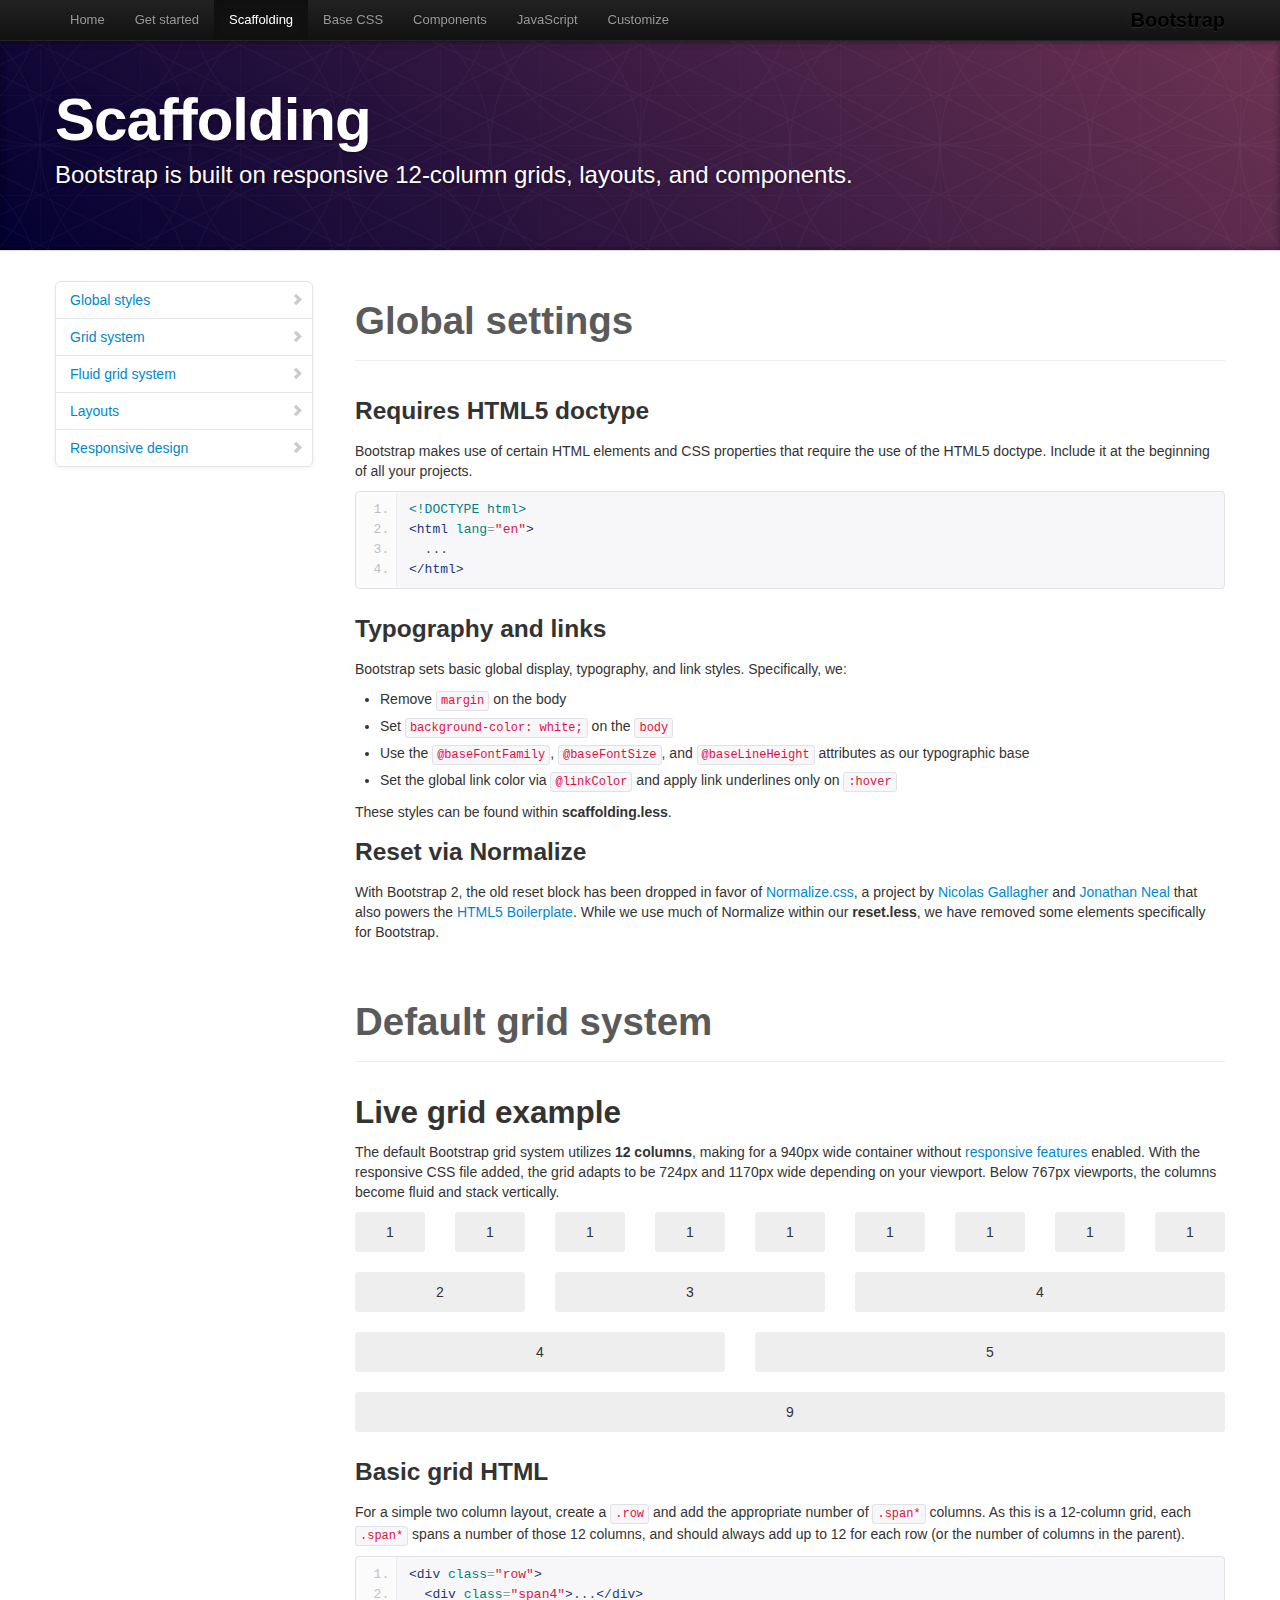
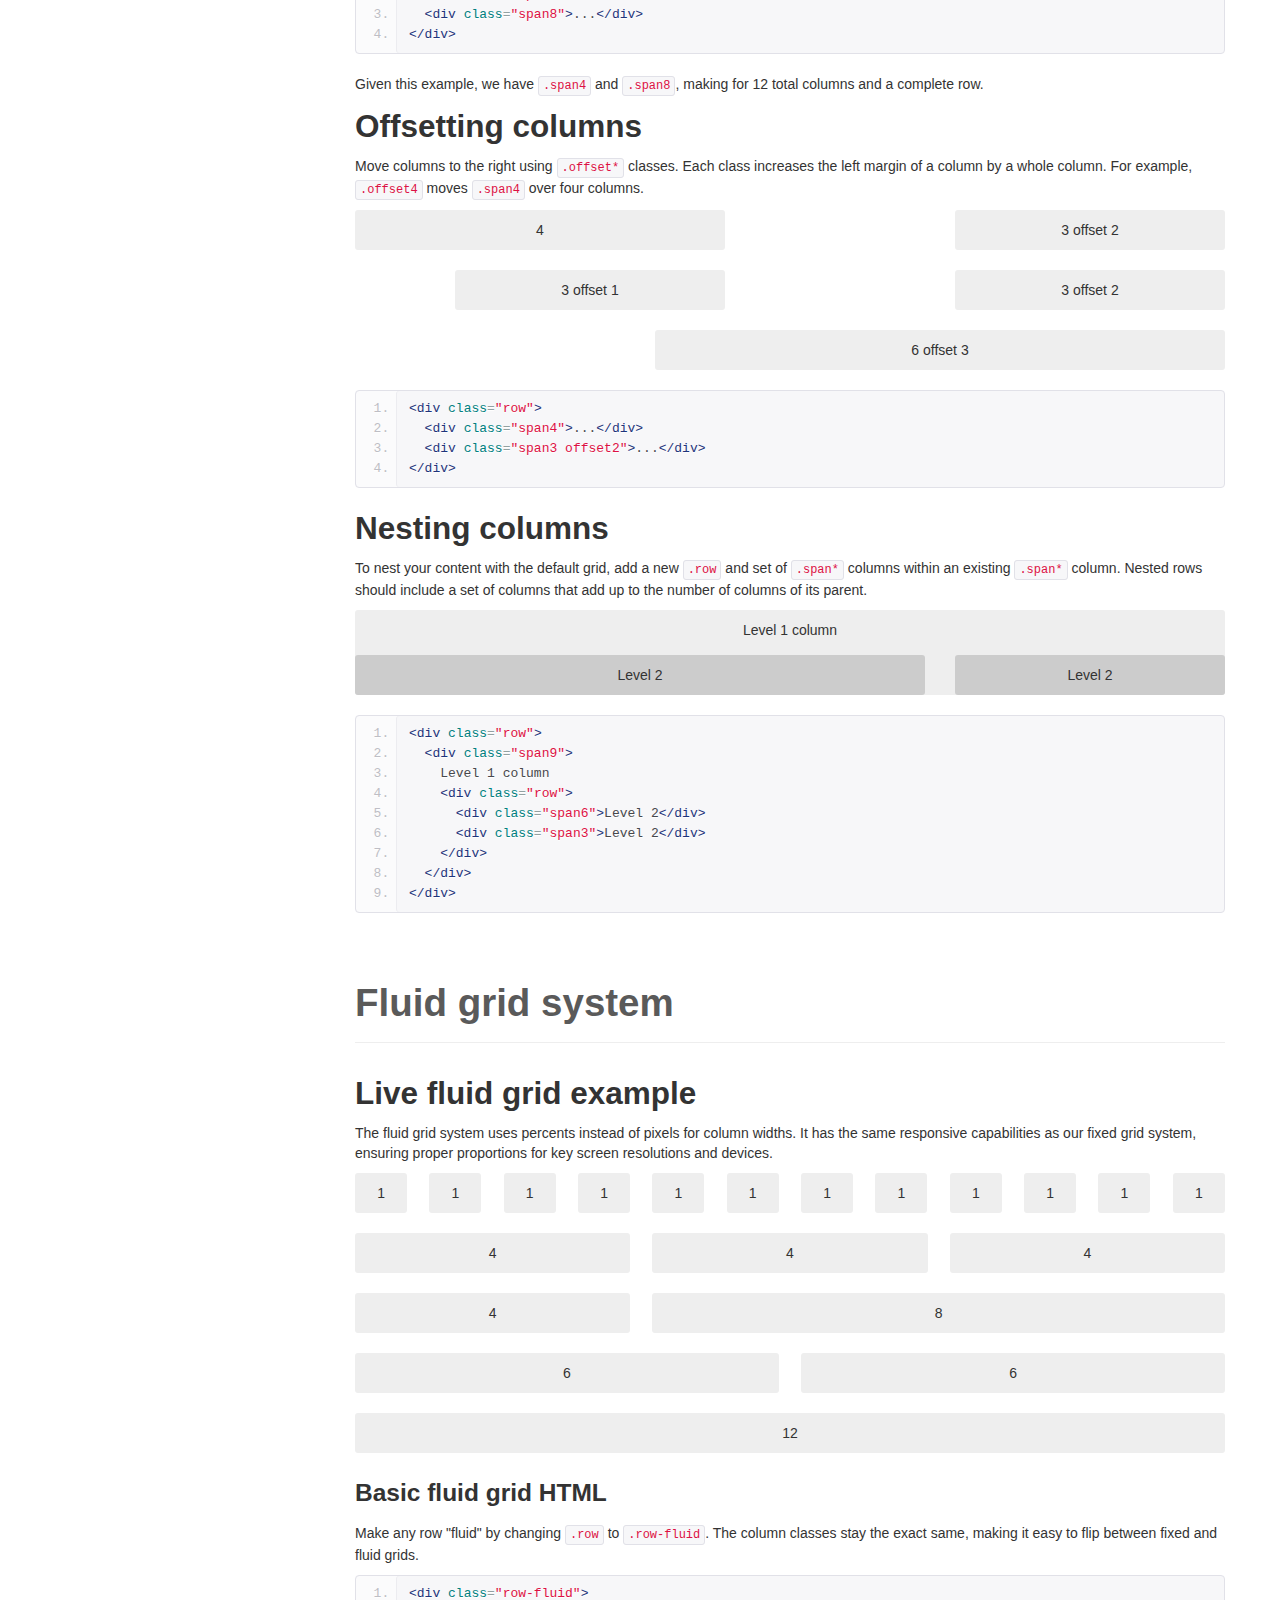
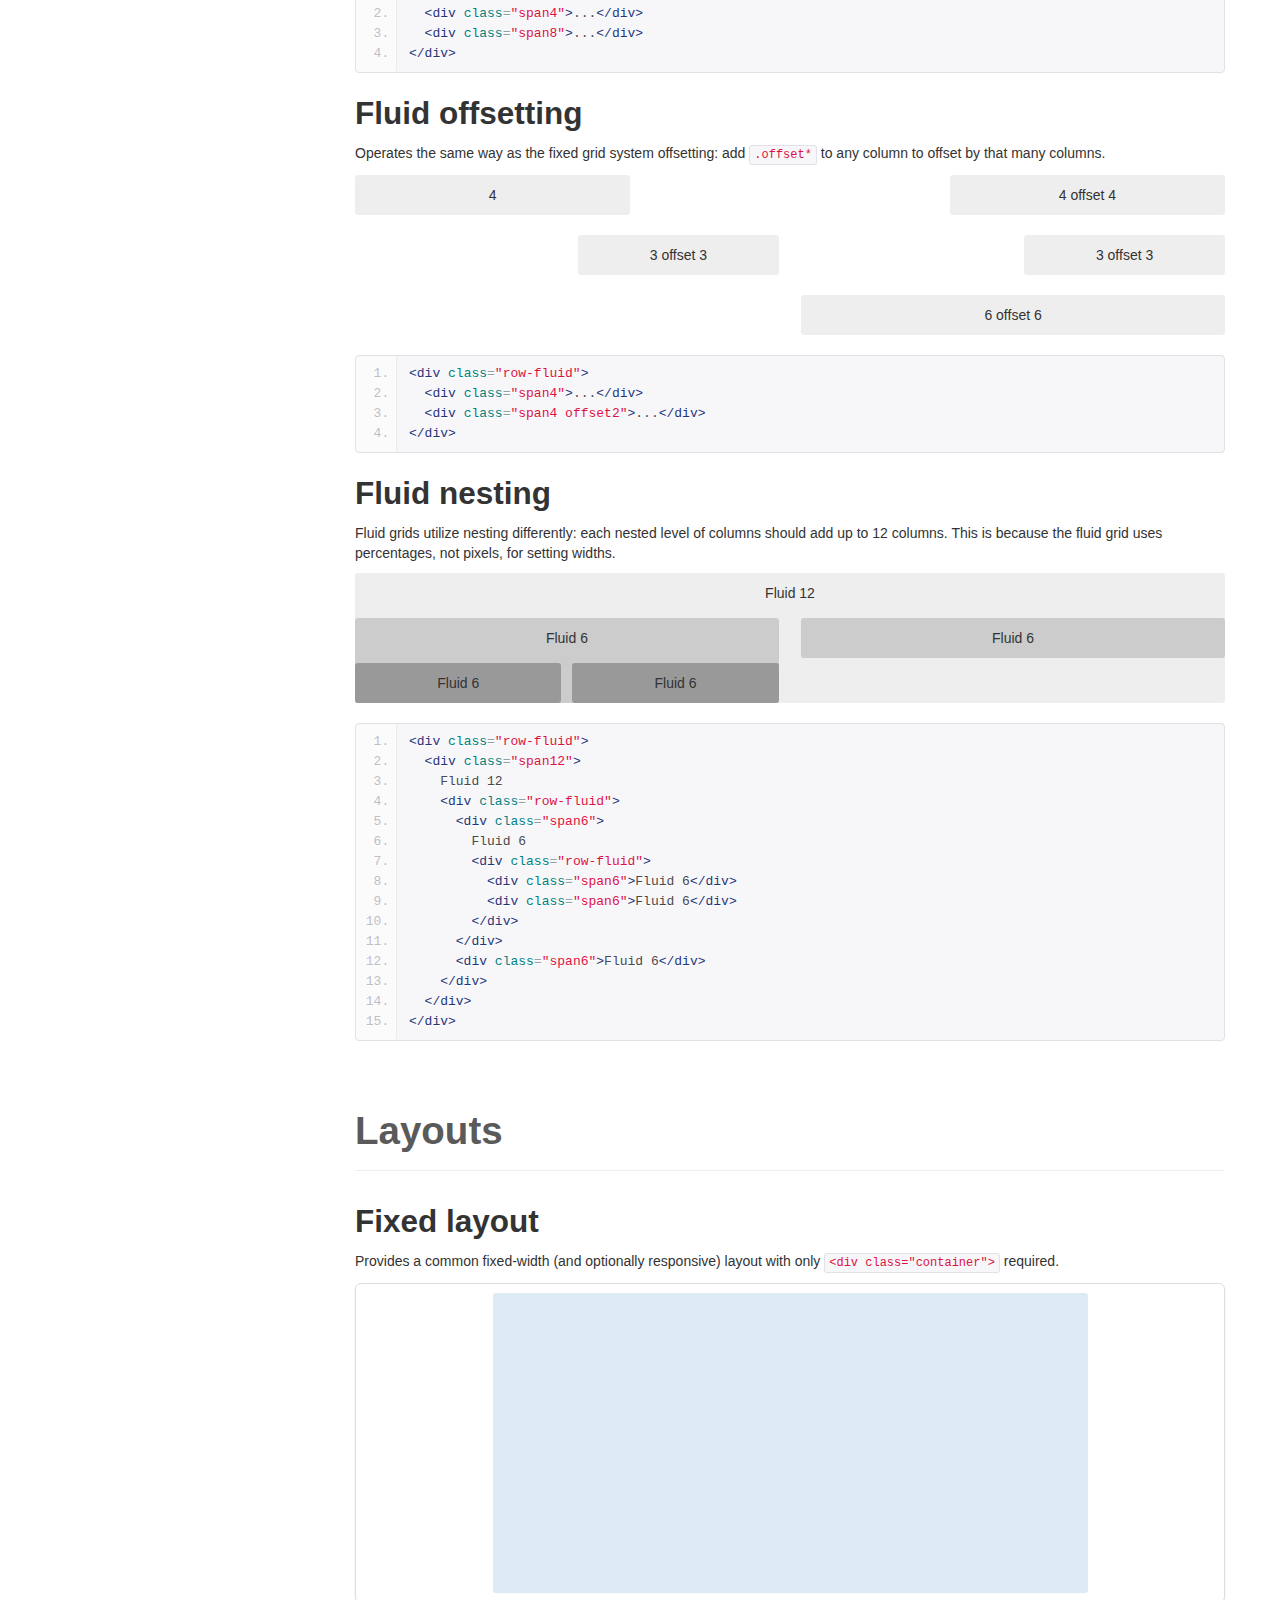
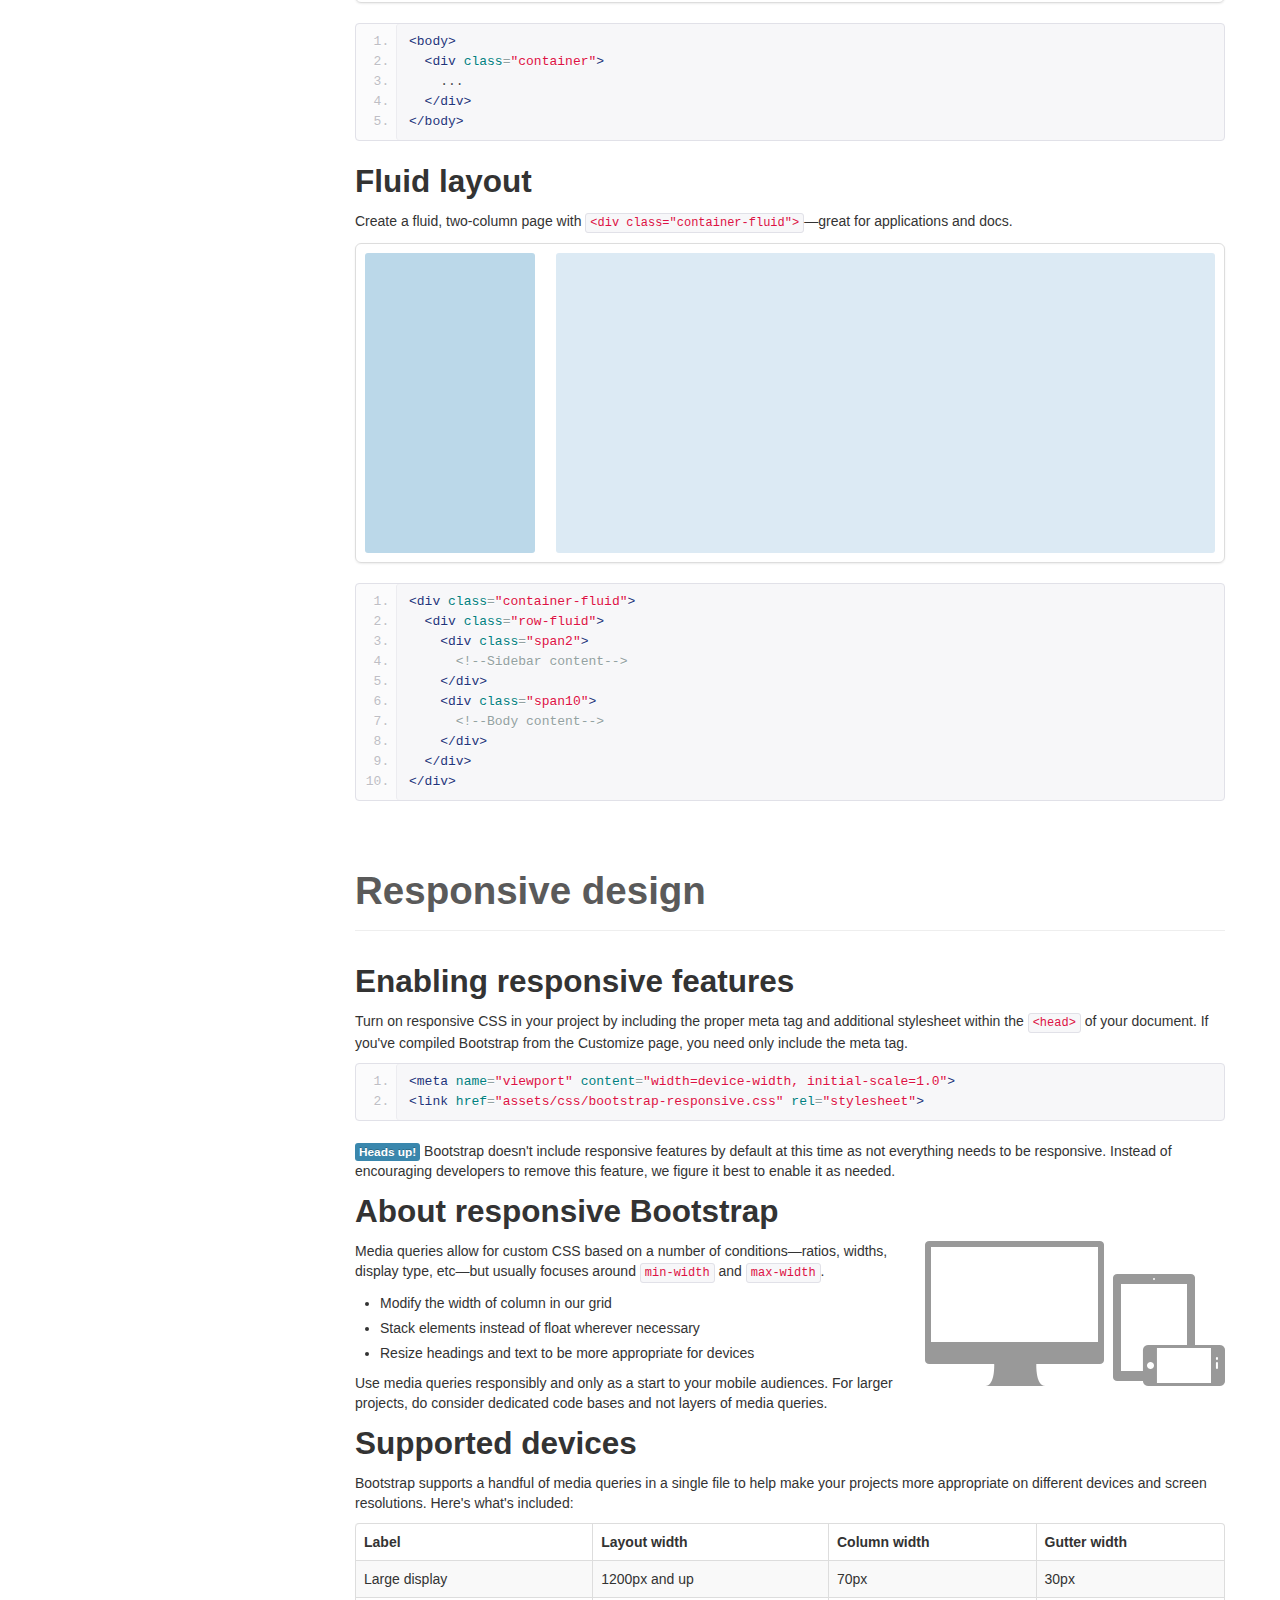
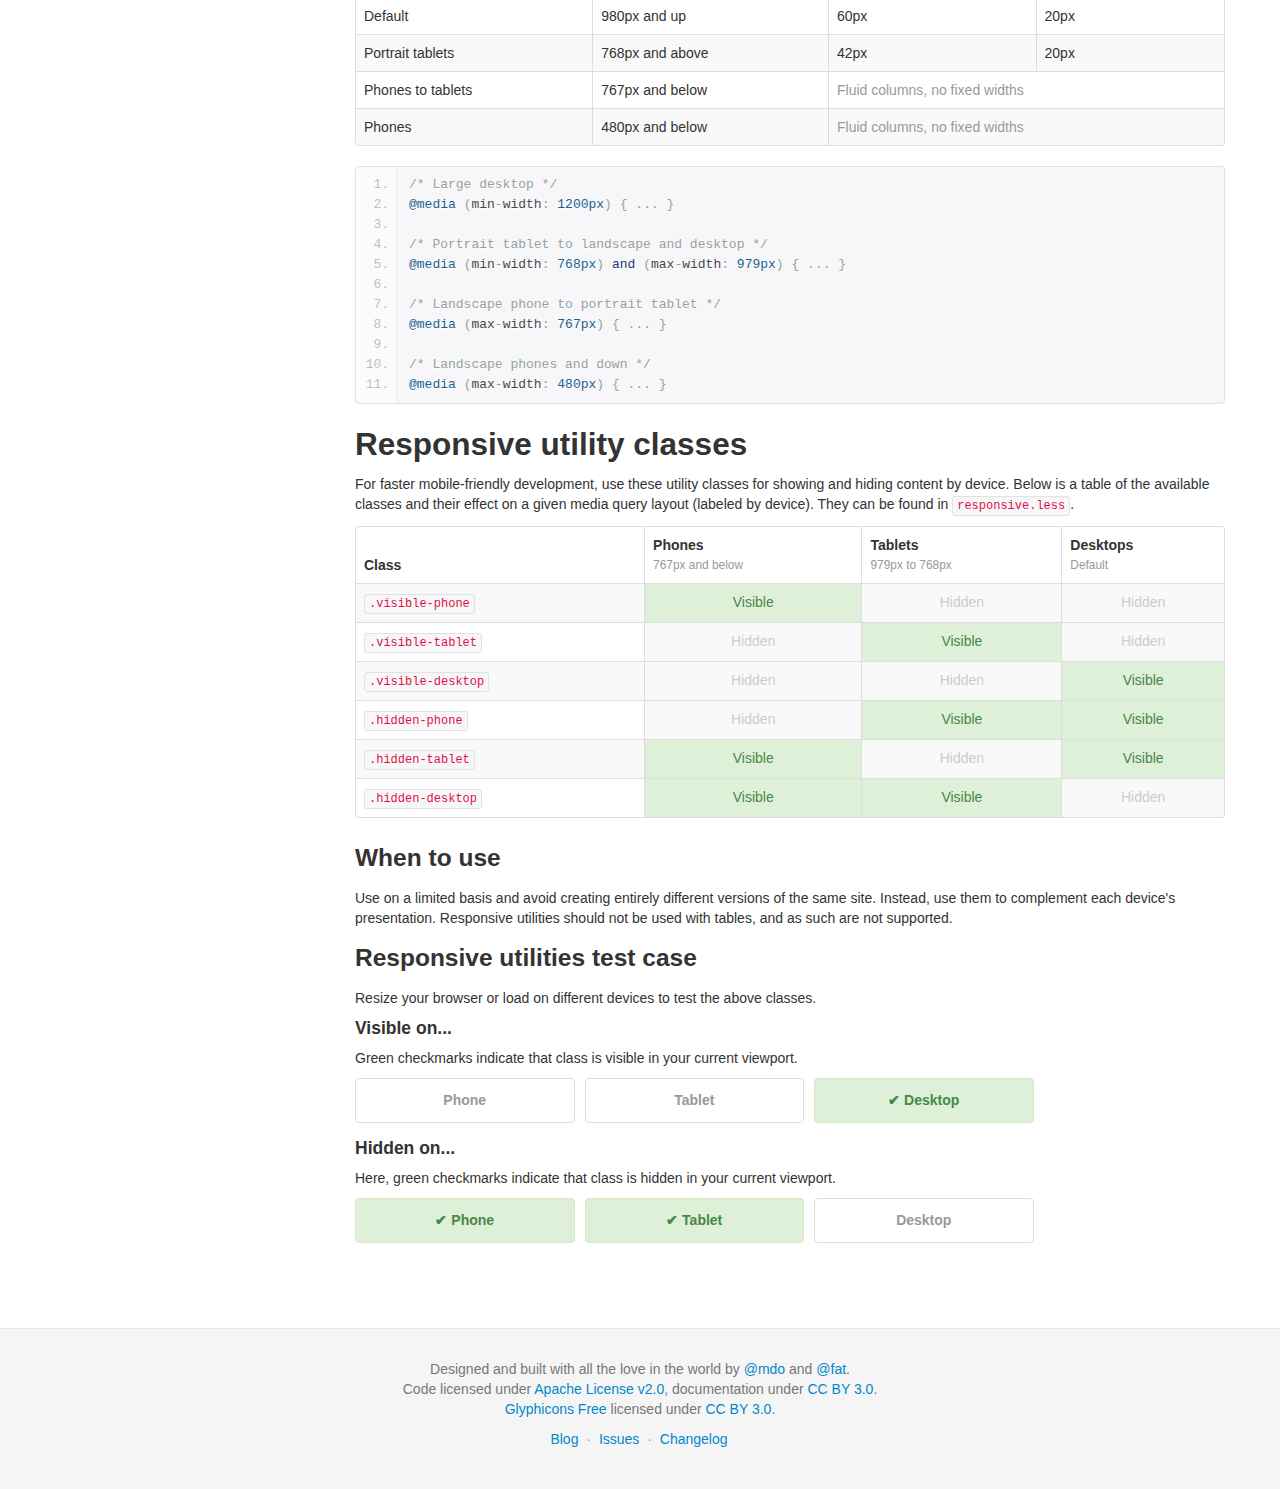
<file: docs/scaffolding.html>
<!DOCTYPE html>
<html lang="en">
  <head>
    <meta charset="utf-8">
    <title>Scaffolding · Bootstrap</title>
    <meta name="viewport" content="width=device-width, initial-scale=1.0">
    <meta name="description" content="">
    <meta name="author" content="">

    <!-- Le styles -->
    <link href="assets/css/bootstrap.css" rel="stylesheet">
    <link href="assets/css/bootstrap-responsive.css" rel="stylesheet">
    <link href="assets/css/docs.css" rel="stylesheet">
    <link href="assets/js/google-code-prettify/prettify.css" rel="stylesheet">

    <!-- Le HTML5 shim, for IE6-8 support of HTML5 elements -->
    <!--[if lt IE 9]>
      <script src="assets/js/html5shiv.js"></script>
    <![endif]-->

    <!-- Le fav and touch icons -->
    <link rel="apple-touch-icon-precomposed" sizes="144x144" href="assets/ico/apple-touch-icon-144-precomposed.png">
    <link rel="apple-touch-icon-precomposed" sizes="114x114" href="assets/ico/apple-touch-icon-114-precomposed.png">
      <link rel="apple-touch-icon-precomposed" sizes="72x72" href="assets/ico/apple-touch-icon-72-precomposed.png">
                    <link rel="apple-touch-icon-precomposed" href="assets/ico/apple-touch-icon-57-precomposed.png">
                                   <link rel="shortcut icon" href="assets/ico/favicon.png">

    <script type="text/javascript">
      var _gaq = _gaq || [];
      _gaq.push(['_setAccount', 'UA-146052-10']);
      _gaq.push(['_trackPageview']);
      (function() {
        var ga = document.createElement('script'); ga.type = 'text/javascript'; ga.async = true;
        ga.src = ('https:' == document.location.protocol ? 'https://ssl' : 'http://www') + '.google-analytics.com/ga.js';
        var s = document.getElementsByTagName('script')[0]; s.parentNode.insertBefore(ga, s);
      })();
    </script>
  </head>

  <body data-spy="scroll" data-target=".bs-docs-sidebar">

    <!-- Navbar
    ================================================== -->
    <div class="navbar navbar-inverse navbar-fixed-top">
      <div class="navbar-inner">
        <div class="container">
          <button type="button" class="btn btn-navbar" data-toggle="collapse" data-target=".nav-collapse">
            <span class="icon-bar"></span>
            <span class="icon-bar"></span>
            <span class="icon-bar"></span>
          </button>
          <a class="brand" href="./index.html">Bootstrap</a>
          <div class="nav-collapse collapse">
            <ul class="nav">
              <li class="">
                <a href="./index.html">Home</a>
              </li>
              <li class="">
                <a href="./getting-started.html">Get started</a>
              </li>
              <li class="active">
                <a href="./scaffolding.html">Scaffolding</a>
              </li>
              <li class="">
                <a href="./base-css.html">Base CSS</a>
              </li>
              <li class="">
                <a href="./components.html">Components</a>
              </li>
              <li class="">
                <a href="./javascript.html">JavaScript</a>
              </li>
              <li class="">
                <a href="./customize.html">Customize</a>
              </li>
            </ul>
          </div>
        </div>
      </div>
    </div>

<!-- Subhead
================================================== -->
<header class="jumbotron subhead" id="overview">
  <div class="container">
    <h1>Scaffolding</h1>
    <p class="lead">Bootstrap is built on responsive 12-column grids, layouts, and components.</p>
  </div>
</header>

  <div class="container">

    <!-- Docs nav
    ================================================== -->
    <div class="row">
      <div class="span3 bs-docs-sidebar">
        <ul class="nav nav-list bs-docs-sidenav">
          <li><a href="#global"><i class="icon-chevron-right"></i> Global styles</a></li>
          <li><a href="#gridSystem"><i class="icon-chevron-right"></i> Grid system</a></li>
          <li><a href="#fluidGridSystem"><i class="icon-chevron-right"></i> Fluid grid system</a></li>
          <li><a href="#layouts"><i class="icon-chevron-right"></i> Layouts</a></li>
          <li><a href="#responsive"><i class="icon-chevron-right"></i> Responsive design</a></li>
        </ul>
      </div>
      <div class="span9">



        <!-- Global Bootstrap settings
        ================================================== -->
        <section id="global">
          <div class="page-header">
            <h1>Global settings</h1>
          </div>

          <h3>Requires HTML5 doctype</h3>
          <p>Bootstrap makes use of certain HTML elements and CSS properties that require the use of the HTML5 doctype. Include it at the beginning of all your projects.</p>
<pre class="prettyprint linenums">
&lt;!DOCTYPE html&gt;
&lt;html lang="en"&gt;
  ...
&lt;/html&gt;
</pre>

          <h3>Typography and links</h3>
          <p>Bootstrap sets basic global display, typography, and link styles. Specifically, we:</p>
          <ul>
            <li>Remove <code>margin</code> on the body</li>
            <li>Set <code>background-color: white;</code> on the <code>body</code></li>
            <li>Use the <code>@baseFontFamily</code>, <code>@baseFontSize</code>, and <code>@baseLineHeight</code> attributes as our typographic base</li>
            <li>Set the global link color via <code>@linkColor</code> and apply link underlines only on <code>:hover</code></li>
          </ul>
          <p>These styles can be found within <strong>scaffolding.less</strong>.</p>

          <h3>Reset via Normalize</h3>
          <p>With Bootstrap 2, the old reset block has been dropped in favor of <a href="http://necolas.github.com/normalize.css/" target="_blank">Normalize.css</a>, a project by <a href="http://twitter.com/necolas" target="_blank">Nicolas Gallagher</a> and <a href="http://twitter.com/jon_neal" target="_blank">Jonathan Neal</a> that also powers the <a href="http://html5boilerplate.com" target="_blank">HTML5 Boilerplate</a>. While we use much of Normalize within our <strong>reset.less</strong>, we have removed some elements specifically for Bootstrap.</p>

        </section>




        <!-- Grid system
        ================================================== -->
        <section id="gridSystem">
          <div class="page-header">
            <h1>Default grid system</h1>
          </div>

          <h2>Live grid example</h2>
          <p>The default Bootstrap grid system utilizes <strong>12 columns</strong>, making for a 940px wide container without <a href="./scaffolding.html#responsive">responsive features</a> enabled. With the responsive CSS file added, the grid adapts to be 724px and 1170px wide depending on your viewport. Below 767px viewports, the columns become fluid and stack vertically.</p>
          <div class="bs-docs-grid">
            <div class="row show-grid">
              <div class="span1">1</div>
              <div class="span1">1</div>
              <div class="span1">1</div>
              <div class="span1">1</div>
              <div class="span1">1</div>
              <div class="span1">1</div>
              <div class="span1">1</div>
              <div class="span1">1</div>
              <div class="span1">1</div>
            </div>
            <div class="row show-grid">
              <div class="span2">2</div>
              <div class="span3">3</div>
              <div class="span4">4</div>
            </div>
            <div class="row show-grid">
              <div class="span4">4</div>
              <div class="span5">5</div>
            </div>
            <div class="row show-grid">
              <div class="span9">9</div>
            </div>
          </div>

          <h3>Basic grid HTML</h3>
          <p>For a simple two column layout, create a <code>.row</code> and add the appropriate number of <code>.span*</code> columns. As this is a 12-column grid, each <code>.span*</code> spans a number of those 12 columns, and should always add up to 12 for each row (or the number of columns in the parent).</p>
<pre class="prettyprint linenums">
&lt;div class="row"&gt;
  &lt;div class="span4"&gt;...&lt;/div&gt;
  &lt;div class="span8"&gt;...&lt;/div&gt;
&lt;/div&gt;
</pre>
          <p>Given this example, we have <code>.span4</code> and <code>.span8</code>, making for 12 total columns and a complete row.</p>

          <h2>Offsetting columns</h2>
          <p>Move columns to the right using <code>.offset*</code> classes. Each class increases the left margin of a column by a whole column. For example, <code>.offset4</code> moves <code>.span4</code> over four columns.</p>
          <div class="bs-docs-grid">
            <div class="row show-grid">
              <div class="span4">4</div>
              <div class="span3 offset2">3 offset 2</div>
            </div><!-- /row -->
            <div class="row show-grid">
              <div class="span3 offset1">3 offset 1</div>
              <div class="span3 offset2">3 offset 2</div>
            </div><!-- /row -->
            <div class="row show-grid">
              <div class="span6 offset3">6 offset 3</div>
            </div><!-- /row -->
          </div>
<pre class="prettyprint linenums">
&lt;div class="row"&gt;
  &lt;div class="span4"&gt;...&lt;/div&gt;
  &lt;div class="span3 offset2"&gt;...&lt;/div&gt;
&lt;/div&gt;
</pre>

          <h2>Nesting columns</h2>
          <p>To nest your content with the default grid, add a new <code>.row</code> and set of <code>.span*</code> columns within an existing <code>.span*</code> column. Nested rows should include a set of columns that add up to the number of columns of its parent.</p>
          <div class="row show-grid">
            <div class="span9">
              Level 1 column
              <div class="row show-grid">
                <div class="span6">
                  Level 2
                </div>
                <div class="span3">
                  Level 2
                </div>
              </div>
            </div>
          </div>
<pre class="prettyprint linenums">
&lt;div class="row"&gt;
  &lt;div class="span9"&gt;
    Level 1 column
    &lt;div class="row"&gt;
      &lt;div class="span6"&gt;Level 2&lt;/div&gt;
      &lt;div class="span3"&gt;Level 2&lt;/div&gt;
    &lt;/div&gt;
  &lt;/div&gt;
&lt;/div&gt;
</pre>
        </section>



        <!-- Fluid grid system
        ================================================== -->
        <section id="fluidGridSystem">
          <div class="page-header">
            <h1>Fluid grid system</h1>
          </div>

          <h2>Live fluid grid example</h2>
          <p>The fluid grid system uses percents instead of pixels for column widths. It has the same responsive capabilities as our fixed grid system, ensuring proper proportions for key screen resolutions and devices.</p>
          <div class="bs-docs-grid">
            <div class="row-fluid show-grid">
              <div class="span1">1</div>
              <div class="span1">1</div>
              <div class="span1">1</div>
              <div class="span1">1</div>
              <div class="span1">1</div>
              <div class="span1">1</div>
              <div class="span1">1</div>
              <div class="span1">1</div>
              <div class="span1">1</div>
              <div class="span1">1</div>
              <div class="span1">1</div>
              <div class="span1">1</div>
            </div>
            <div class="row-fluid show-grid">
              <div class="span4">4</div>
              <div class="span4">4</div>
              <div class="span4">4</div>
            </div>
            <div class="row-fluid show-grid">
              <div class="span4">4</div>
              <div class="span8">8</div>
            </div>
            <div class="row-fluid show-grid">
              <div class="span6">6</div>
              <div class="span6">6</div>
            </div>
            <div class="row-fluid show-grid">
              <div class="span12">12</div>
            </div>
          </div>

          <h3>Basic fluid grid HTML</h3>
          <p>Make any row "fluid" by changing <code>.row</code> to <code>.row-fluid</code>. The column classes stay the exact same, making it easy to flip between fixed and fluid grids.</p>
<pre class="prettyprint linenums">
&lt;div class="row-fluid"&gt;
  &lt;div class="span4"&gt;...&lt;/div&gt;
  &lt;div class="span8"&gt;...&lt;/div&gt;
&lt;/div&gt;
</pre>

          <h2>Fluid offsetting</h2>
          <p>Operates the same way as the fixed grid system offsetting: add <code>.offset*</code> to any column to offset by that many columns.</p>
          <div class="bs-docs-grid">
            <div class="row-fluid show-grid">
              <div class="span4">4</div>
              <div class="span4 offset4">4 offset 4</div>
            </div><!-- /row -->
            <div class="row-fluid show-grid">
              <div class="span3 offset3">3 offset 3</div>
              <div class="span3 offset3">3 offset 3</div>
            </div><!-- /row -->
            <div class="row-fluid show-grid">
              <div class="span6 offset6">6 offset 6</div>
            </div><!-- /row -->
          </div>
<pre class="prettyprint linenums">
&lt;div class="row-fluid"&gt;
  &lt;div class="span4"&gt;...&lt;/div&gt;
  &lt;div class="span4 offset2"&gt;...&lt;/div&gt;
&lt;/div&gt;
</pre>

          <h2>Fluid nesting</h2>
          <p>Fluid grids utilize nesting differently: each nested level of columns should add up to 12 columns. This is because the fluid grid uses percentages, not pixels, for setting widths.</p>
          <div class="row-fluid show-grid">
            <div class="span12">
              Fluid 12
              <div class="row-fluid show-grid">
                <div class="span6">
                  Fluid 6
                  <div class="row-fluid show-grid">
                    <div class="span6">
                      Fluid 6
                    </div>
                    <div class="span6">
                      Fluid 6
                    </div>
                  </div>
                </div>
                <div class="span6">
                  Fluid 6
                </div>
              </div>
            </div>
          </div>
<pre class="prettyprint linenums">
&lt;div class="row-fluid"&gt;
  &lt;div class="span12"&gt;
    Fluid 12
    &lt;div class="row-fluid"&gt;
      &lt;div class="span6"&gt;
        Fluid 6
        &lt;div class="row-fluid"&gt;
          &lt;div class="span6"&gt;Fluid 6&lt;/div&gt;
          &lt;div class="span6"&gt;Fluid 6&lt;/div&gt;
        &lt;/div&gt;
      &lt;/div&gt;
      &lt;div class="span6"&gt;Fluid 6&lt;/div&gt;
    &lt;/div&gt;
  &lt;/div&gt;
&lt;/div&gt;
</pre>

        </section>




        <!-- Layouts (Default and fluid)
        ================================================== -->
        <section id="layouts">
          <div class="page-header">
            <h1>Layouts</h1>
          </div>

          <h2>Fixed layout</h2>
          <p>Provides a common fixed-width (and optionally responsive) layout with only <code>&lt;div class="container"&gt;</code> required.</p>
          <div class="mini-layout">
            <div class="mini-layout-body"></div>
          </div>
<pre class="prettyprint linenums">
&lt;body&gt;
  &lt;div class="container"&gt;
    ...
  &lt;/div&gt;
&lt;/body&gt;
</pre>

          <h2>Fluid layout</h2>
          <p>Create a fluid, two-column page with <code>&lt;div class="container-fluid"&gt;</code>&mdash;great for applications and docs.</p>
          <div class="mini-layout fluid">
            <div class="mini-layout-sidebar"></div>
            <div class="mini-layout-body"></div>
          </div>
<pre class="prettyprint linenums">
&lt;div class="container-fluid"&gt;
  &lt;div class="row-fluid"&gt;
    &lt;div class="span2"&gt;
      &lt;!--Sidebar content--&gt;
    &lt;/div&gt;
    &lt;div class="span10"&gt;
      &lt;!--Body content--&gt;
    &lt;/div&gt;
  &lt;/div&gt;
&lt;/div&gt;
</pre>
        </section>




        <!-- Responsive design
        ================================================== -->
        <section id="responsive">
          <div class="page-header">
            <h1>Responsive design</h1>
          </div>

          <h2>Enabling responsive features</h2>
          <p>Turn on responsive CSS in your project by including the proper meta tag and additional stylesheet within the <code>&lt;head&gt;</code> of your document. If you've compiled Bootstrap from the Customize page, you need only include the meta tag.</p>
<pre class="prettyprint linenums">
&lt;meta name="viewport" content="width=device-width, initial-scale=1.0"&gt;
&lt;link href="assets/css/bootstrap-responsive.css" rel="stylesheet"&gt;
</pre>
          <p><span class="label label-info">Heads up!</span>  Bootstrap doesn't include responsive features by default at this time as not everything needs to be responsive. Instead of encouraging developers to remove this feature, we figure it best to enable it as needed.</p>

          <h2>About responsive Bootstrap</h2>
          <img src="assets/img/responsive-illustrations.png" alt="Responsive devices" style="float: right; margin: 0 0 20px 20px;">
          <p>Media queries allow for custom CSS based on a number of conditions&mdash;ratios, widths, display type, etc&mdash;but usually focuses around <code>min-width</code> and <code>max-width</code>.</p>
          <ul>
            <li>Modify the width of column in our grid</li>
            <li>Stack elements instead of float wherever necessary</li>
            <li>Resize headings and text to be more appropriate for devices</li>
          </ul>
          <p>Use media queries responsibly and only as a start to your mobile audiences. For larger projects, do consider dedicated code bases and not layers of media queries.</p>

          <h2>Supported devices</h2>
          <p>Bootstrap supports a handful of media queries in a single file to help make your projects more appropriate on different devices and screen resolutions. Here's what's included:</p>
          <table class="table table-bordered table-striped">
            <thead>
              <tr>
                <th>Label</th>
                <th>Layout width</th>
                <th>Column width</th>
                <th>Gutter width</th>
              </tr>
            </thead>
            <tbody>
              <tr>
                <td>Large display</td>
                <td>1200px and up</td>
                <td>70px</td>
                <td>30px</td>
              </tr>
              <tr>
                <td>Default</td>
                <td>980px and up</td>
                <td>60px</td>
                <td>20px</td>
              </tr>
              <tr>
                <td>Portrait tablets</td>
                <td>768px and above</td>
                <td>42px</td>
                <td>20px</td>
              </tr>
              <tr>
                <td>Phones to tablets</td>
                <td>767px and below</td>
                <td class="muted" colspan="2">Fluid columns, no fixed widths</td>
              </tr>
              <tr>
                <td>Phones</td>
                <td>480px and below</td>
                <td class="muted" colspan="2">Fluid columns, no fixed widths</td>
              </tr>
            </tbody>
          </table>
<pre class="prettyprint linenums">
/* Large desktop */
@media (min-width: 1200px) { ... }

/* Portrait tablet to landscape and desktop */
@media (min-width: 768px) and (max-width: 979px) { ... }

/* Landscape phone to portrait tablet */
@media (max-width: 767px) { ... }

/* Landscape phones and down */
@media (max-width: 480px) { ... }
</pre>


          <h2>Responsive utility classes</h2>
          <p>For faster mobile-friendly development, use these utility classes for showing and hiding content by device. Below is a table of the available classes and their effect on a given media query layout (labeled by device). They can be found in <code>responsive.less</code>.</p>
          <table class="table table-bordered table-striped responsive-utilities">
            <thead>
              <tr>
                <th>Class</th>
                <th>Phones <small>767px and below</small></th>
                <th>Tablets <small>979px to 768px</small></th>
                <th>Desktops <small>Default</small></th>
              </tr>
            </thead>
            <tbody>
              <tr>
                <th><code>.visible-phone</code></th>
                <td class="is-visible">Visible</td>
                <td class="is-hidden">Hidden</td>
                <td class="is-hidden">Hidden</td>
              </tr>
              <tr>
                <th><code>.visible-tablet</code></th>
                <td class="is-hidden">Hidden</td>
                <td class="is-visible">Visible</td>
                <td class="is-hidden">Hidden</td>
              </tr>
              <tr>
                <th><code>.visible-desktop</code></th>
                <td class="is-hidden">Hidden</td>
                <td class="is-hidden">Hidden</td>
                <td class="is-visible">Visible</td>
              </tr>
              <tr>
                <th><code>.hidden-phone</code></th>
                <td class="is-hidden">Hidden</td>
                <td class="is-visible">Visible</td>
                <td class="is-visible">Visible</td>
              </tr>
              <tr>
                <th><code>.hidden-tablet</code></th>
                <td class="is-visible">Visible</td>
                <td class="is-hidden">Hidden</td>
                <td class="is-visible">Visible</td>
              </tr>
              <tr>
                <th><code>.hidden-desktop</code></th>
                <td class="is-visible">Visible</td>
                <td class="is-visible">Visible</td>
                <td class="is-hidden">Hidden</td>
              </tr>
            </tbody>
          </table>

          <h3>When to use</h3>
          <p>Use on a limited basis and avoid creating entirely different versions of the same site. Instead, use them to complement each device's presentation. Responsive utilities should not be used with tables, and as such are not supported.</p>

          <h3>Responsive utilities test case</h3>
          <p>Resize your browser or load on different devices to test the above classes.</p>
          <h4>Visible on...</h4>
          <p>Green checkmarks indicate that class is visible in your current viewport.</p>
          <ul class="responsive-utilities-test">
            <li>Phone<span class="visible-phone">&#10004; Phone</span></li>
            <li>Tablet<span class="visible-tablet">&#10004; Tablet</span></li>
            <li>Desktop<span class="visible-desktop">&#10004; Desktop</span></li>
          </ul>
          <h4>Hidden on...</h4>
          <p>Here, green checkmarks indicate that class is hidden in your current viewport.</p>
          <ul class="responsive-utilities-test hidden-on">
            <li>Phone<span class="hidden-phone">&#10004; Phone</span></li>
            <li>Tablet<span class="hidden-tablet">&#10004; Tablet</span></li>
            <li>Desktop<span class="hidden-desktop">&#10004; Desktop</span></li>
          </ul>

        </section>



      </div>
    </div>

  </div>



    <!-- Footer
    ================================================== -->
    <footer class="footer">
      <div class="container">
        <p>Designed and built with all the love in the world by <a href="http://twitter.com/mdo" target="_blank">@mdo</a> and <a href="http://twitter.com/fat" target="_blank">@fat</a>.</p>
        <p>Code licensed under <a href="http://www.apache.org/licenses/LICENSE-2.0" target="_blank">Apache License v2.0</a>, documentation under <a href="http://creativecommons.org/licenses/by/3.0/">CC BY 3.0</a>.</p>
        <p><a href="http://glyphicons.com">Glyphicons Free</a> licensed under <a href="http://creativecommons.org/licenses/by/3.0/">CC BY 3.0</a>.</p>
        <ul class="footer-links">
          <li><a href="http://blog.getbootstrap.com">Blog</a></li>
          <li class="muted">&middot;</li>
          <li><a href="https://github.com/twbs/bootstrap/issues?state=open">Issues</a></li>
          <li class="muted">&middot;</li>
          <li><a href="https://github.com/twbs/bootstrap/releases">Changelog</a></li>
        </ul>
      </div>
    </footer>



    <!-- Le javascript
    ================================================== -->
    <!-- Placed at the end of the document so the pages load faster -->
    <script type="text/javascript" src="http://platform.twitter.com/widgets.js"></script>
    <script src="assets/js/jquery.js"></script>
    <script src="assets/js/bootstrap-transition.js"></script>
    <script src="assets/js/bootstrap-alert.js"></script>
    <script src="assets/js/bootstrap-modal.js"></script>
    <script src="assets/js/bootstrap-dropdown.js"></script>
    <script src="assets/js/bootstrap-scrollspy.js"></script>
    <script src="assets/js/bootstrap-tab.js"></script>
    <script src="assets/js/bootstrap-tooltip.js"></script>
    <script src="assets/js/bootstrap-popover.js"></script>
    <script src="assets/js/bootstrap-button.js"></script>
    <script src="assets/js/bootstrap-collapse.js"></script>
    <script src="assets/js/bootstrap-carousel.js"></script>
    <script src="assets/js/bootstrap-typeahead.js"></script>
    <script src="assets/js/bootstrap-affix.js"></script>

    <script src="assets/js/holder/holder.js"></script>
    <script src="assets/js/google-code-prettify/prettify.js"></script>

    <script src="assets/js/application.js"></script>


    <!-- Analytics
    ================================================== -->
    <script>
      var _gauges = _gauges || [];
      (function() {
        var t   = document.createElement('script');
        t.type  = 'text/javascript';
        t.async = true;
        t.id    = 'gauges-tracker';
        t.setAttribute('data-site-id', '4f0dc9fef5a1f55508000013');
        t.src = '//secure.gaug.es/track.js';
        var s = document.getElementsByTagName('script')[0];
        s.parentNode.insertBefore(t, s);
      })();
    </script>

  </body>
</html>
</file>
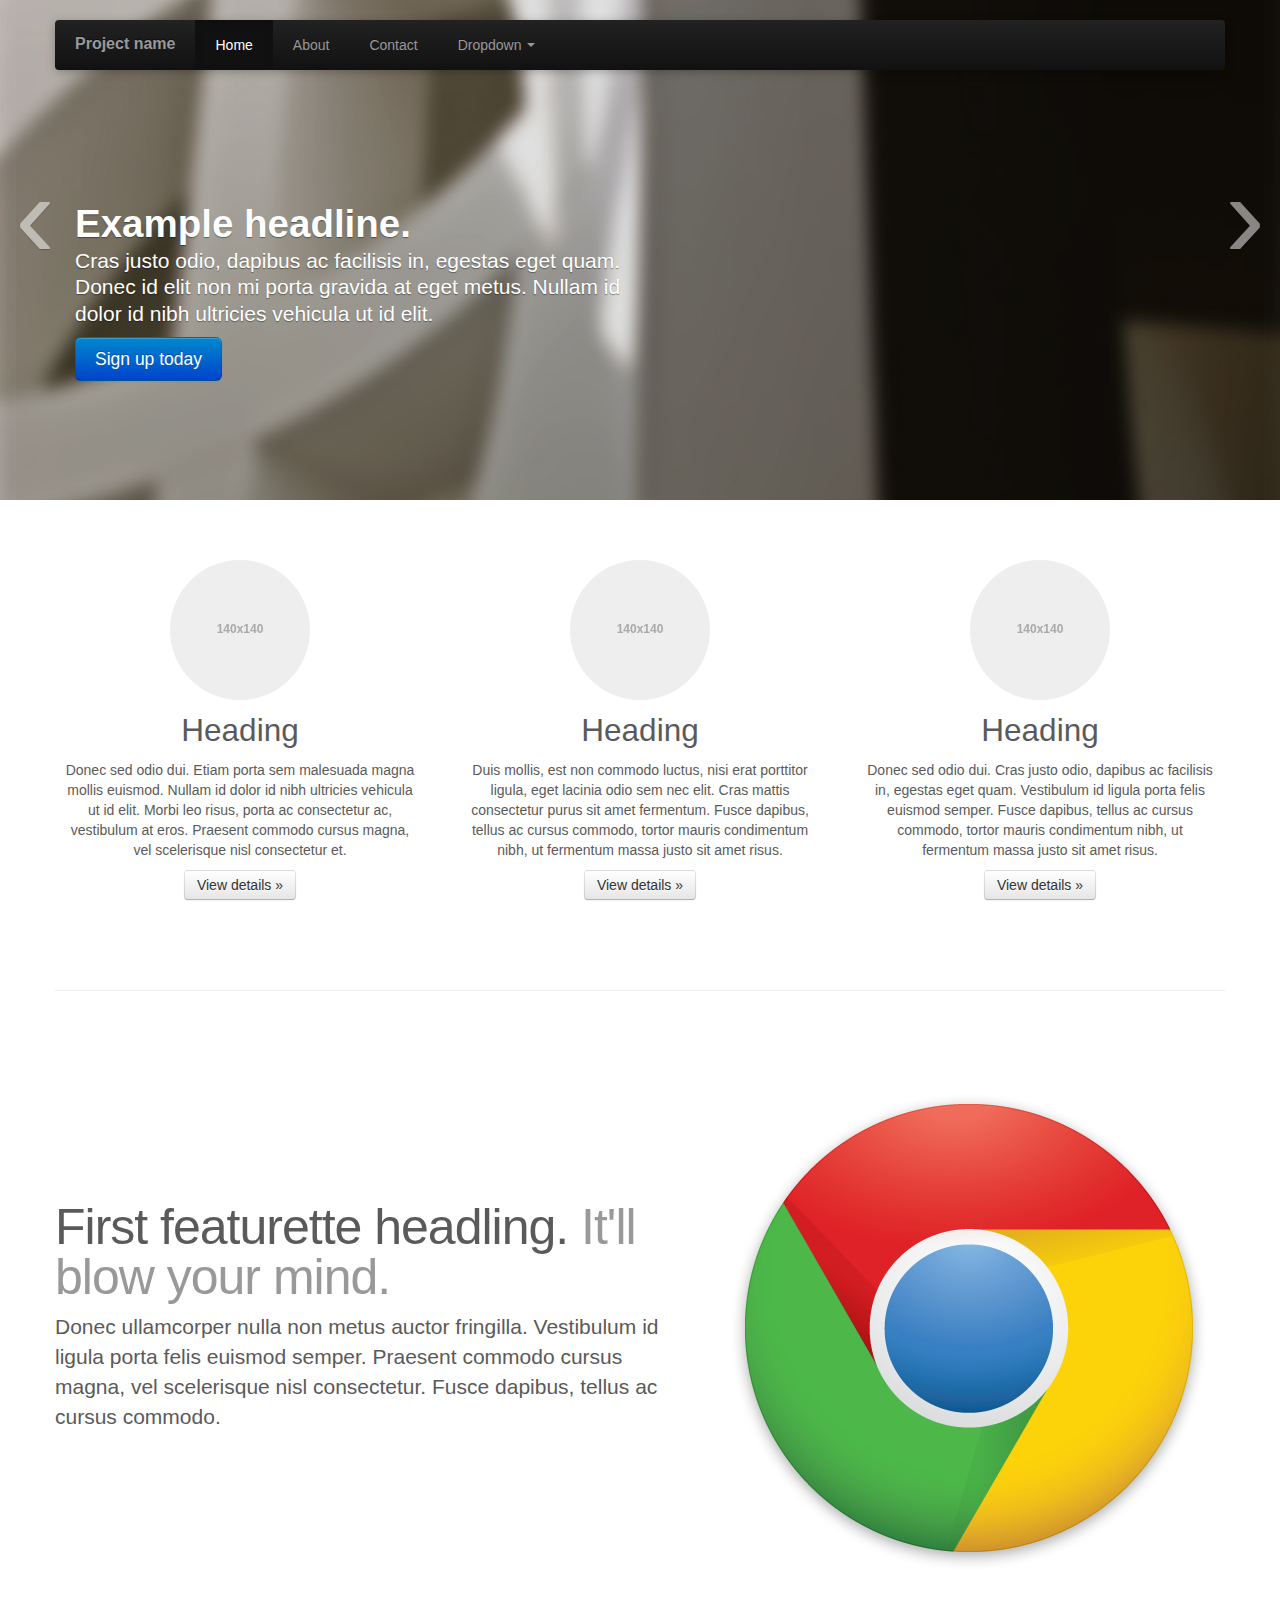
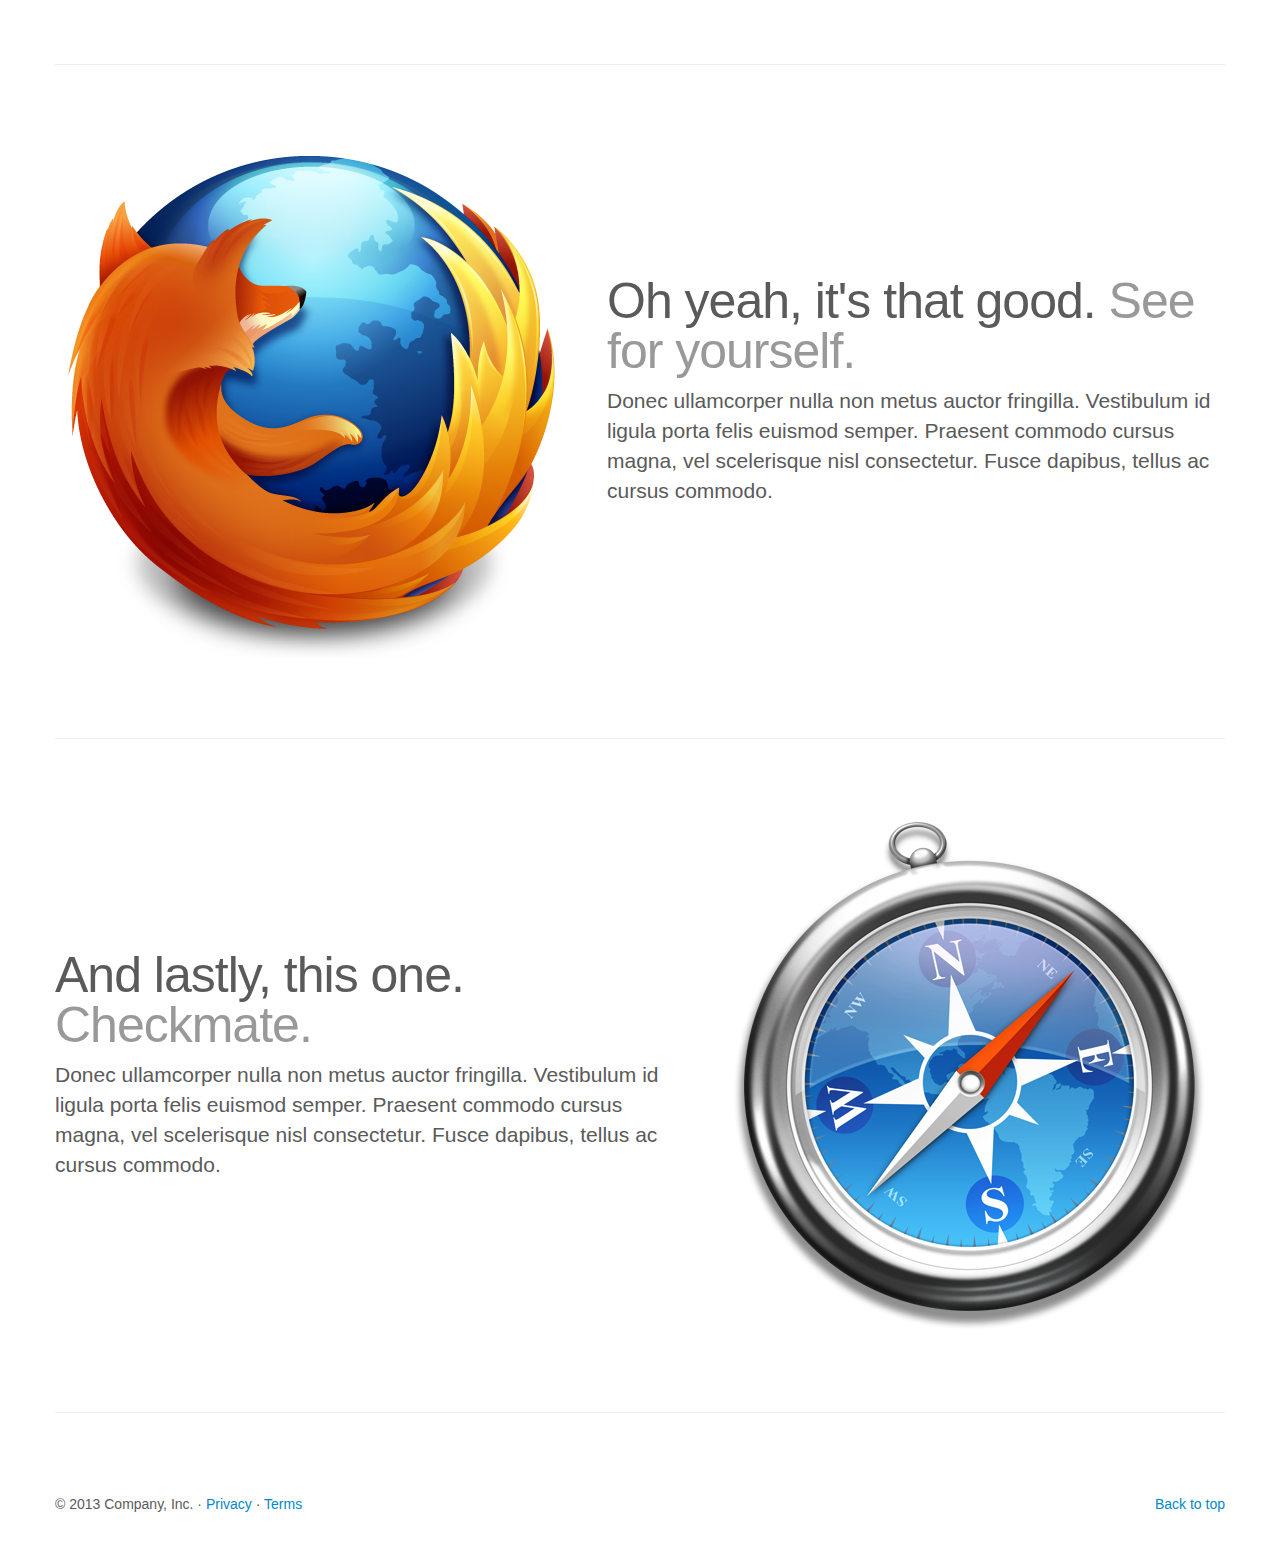
<file: docs/examples/carousel.html>
<!DOCTYPE html>
<html lang="en">
  <head>
    <meta charset="utf-8">
    <title>Carousel Template &middot; Bootstrap</title>
    <meta name="viewport" content="width=device-width, initial-scale=1.0">
    <meta name="description" content="">
    <meta name="author" content="">

    <!-- Le styles -->
    <link href="../assets/css/bootstrap.css" rel="stylesheet">
    <link href="../assets/css/bootstrap-responsive.css" rel="stylesheet">
    <style>

    /* GLOBAL STYLES
    -------------------------------------------------- */
    /* Padding below the footer and lighter body text */

    body {
      padding-bottom: 40px;
      color: #5a5a5a;
    }



    /* CUSTOMIZE THE NAVBAR
    -------------------------------------------------- */

    /* Special class on .container surrounding .navbar, used for positioning it into place. */
    .navbar-wrapper {
      position: absolute;
      top: 0;
      left: 0;
      right: 0;
      z-index: 10;
      margin-top: 20px;
      margin-bottom: -90px; /* Negative margin to pull up carousel. 90px is roughly margins and height of navbar. */
    }
    .navbar-wrapper .navbar {

    }

    /* Remove border and change up box shadow for more contrast */
    .navbar .navbar-inner {
      border: 0;
      -webkit-box-shadow: 0 2px 10px rgba(0,0,0,.25);
         -moz-box-shadow: 0 2px 10px rgba(0,0,0,.25);
              box-shadow: 0 2px 10px rgba(0,0,0,.25);
    }

    /* Downsize the brand/project name a bit */
    .navbar .brand {
      padding: 14px 20px 16px; /* Increase vertical padding to match navbar links */
      font-size: 16px;
      font-weight: bold;
      text-shadow: 0 -1px 0 rgba(0,0,0,.5);
    }

    /* Navbar links: increase padding for taller navbar */
    .navbar .nav > li > a {
      padding: 15px 20px;
    }

    /* Offset the responsive button for proper vertical alignment */
    .navbar .btn-navbar {
      margin-top: 10px;
    }



    /* CUSTOMIZE THE CAROUSEL
    -------------------------------------------------- */

    /* Carousel base class */
    .carousel {
      margin-bottom: 60px;
    }

    .carousel .container {
      position: relative;
      z-index: 9;
    }

    .carousel-control {
      height: 80px;
      margin-top: 0;
      font-size: 120px;
      text-shadow: 0 1px 1px rgba(0,0,0,.4);
      background-color: transparent;
      border: 0;
      z-index: 10;
    }

    .carousel .item {
      height: 500px;
    }
    .carousel img {
      position: absolute;
      top: 0;
      left: 0;
      min-width: 100%;
      height: 500px;
    }

    .carousel-caption {
      background-color: transparent;
      position: static;
      max-width: 550px;
      padding: 0 20px;
      margin-top: 200px;
    }
    .carousel-caption h1,
    .carousel-caption .lead {
      margin: 0;
      line-height: 1.25;
      color: #fff;
      text-shadow: 0 1px 1px rgba(0,0,0,.4);
    }
    .carousel-caption .btn {
      margin-top: 10px;
    }



    /* MARKETING CONTENT
    -------------------------------------------------- */

    /* Center align the text within the three columns below the carousel */
    .marketing .span4 {
      text-align: center;
    }
    .marketing h2 {
      font-weight: normal;
    }
    .marketing .span4 p {
      margin-left: 10px;
      margin-right: 10px;
    }


    /* Featurettes
    ------------------------- */

    .featurette-divider {
      margin: 80px 0; /* Space out the Bootstrap <hr> more */
    }
    .featurette {
      padding-top: 120px; /* Vertically center images part 1: add padding above and below text. */
      overflow: hidden; /* Vertically center images part 2: clear their floats. */
    }
    .featurette-image {
      margin-top: -120px; /* Vertically center images part 3: negative margin up the image the same amount of the padding to center it. */
    }

    /* Give some space on the sides of the floated elements so text doesn't run right into it. */
    .featurette-image.pull-left {
      margin-right: 40px;
    }
    .featurette-image.pull-right {
      margin-left: 40px;
    }

    /* Thin out the marketing headings */
    .featurette-heading {
      font-size: 50px;
      font-weight: 300;
      line-height: 1;
      letter-spacing: -1px;
    }



    /* RESPONSIVE CSS
    -------------------------------------------------- */

    @media (max-width: 979px) {

      .container.navbar-wrapper {
        margin-bottom: 0;
        width: auto;
      }
      .navbar-inner {
        border-radius: 0;
        margin: -20px 0;
      }

      .carousel .item {
        height: 500px;
      }
      .carousel img {
        width: auto;
        height: 500px;
      }

      .featurette {
        height: auto;
        padding: 0;
      }
      .featurette-image.pull-left,
      .featurette-image.pull-right {
        display: block;
        float: none;
        max-width: 40%;
        margin: 0 auto 20px;
      }
    }


    @media (max-width: 767px) {

      .navbar-inner {
        margin: -20px;
      }

      .carousel {
        margin-left: -20px;
        margin-right: -20px;
      }
      .carousel .container {

      }
      .carousel .item {
        height: 300px;
      }
      .carousel img {
        height: 300px;
      }
      .carousel-caption {
        width: 65%;
        padding: 0 70px;
        margin-top: 100px;
      }
      .carousel-caption h1 {
        font-size: 30px;
      }
      .carousel-caption .lead,
      .carousel-caption .btn {
        font-size: 18px;
      }

      .marketing .span4 + .span4 {
        margin-top: 40px;
      }

      .featurette-heading {
        font-size: 30px;
      }
      .featurette .lead {
        font-size: 18px;
        line-height: 1.5;
      }

    }
    </style>

    <!-- HTML5 shim, for IE6-8 support of HTML5 elements -->
    <!--[if lt IE 9]>
      <script src="../assets/js/html5shiv.js"></script>
    <![endif]-->

    <!-- Fav and touch icons -->
    <link rel="apple-touch-icon-precomposed" sizes="144x144" href="../assets/ico/apple-touch-icon-144-precomposed.png">
    <link rel="apple-touch-icon-precomposed" sizes="114x114" href="../assets/ico/apple-touch-icon-114-precomposed.png">
      <link rel="apple-touch-icon-precomposed" sizes="72x72" href="../assets/ico/apple-touch-icon-72-precomposed.png">
                    <link rel="apple-touch-icon-precomposed" href="../assets/ico/apple-touch-icon-57-precomposed.png">
                                   <link rel="shortcut icon" href="../assets/ico/favicon.png">
  </head>

  <body>



    <!-- NAVBAR
    ================================================== -->
    <div class="navbar-wrapper">
      <!-- Wrap the .navbar in .container to center it within the absolutely positioned parent. -->
      <div class="container">

        <div class="navbar navbar-inverse">
          <div class="navbar-inner">
            <!-- Responsive Navbar Part 1: Button for triggering responsive navbar (not covered in tutorial). Include responsive CSS to utilize. -->
            <button type="button" class="btn btn-navbar" data-toggle="collapse" data-target=".nav-collapse">
              <span class="icon-bar"></span>
              <span class="icon-bar"></span>
              <span class="icon-bar"></span>
            </button>
            <a class="brand" href="#">Project name</a>
            <!-- Responsive Navbar Part 2: Place all navbar contents you want collapsed withing .navbar-collapse.collapse. -->
            <div class="nav-collapse collapse">
              <ul class="nav">
                <li class="active"><a href="#">Home</a></li>
                <li><a href="#about">About</a></li>
                <li><a href="#contact">Contact</a></li>
                <!-- Read about Bootstrap dropdowns at http://twbs.github.com/bootstrap/javascript.html#dropdowns -->
                <li class="dropdown">
                  <a href="#" class="dropdown-toggle" data-toggle="dropdown">Dropdown <b class="caret"></b></a>
                  <ul class="dropdown-menu">
                    <li><a href="#">Action</a></li>
                    <li><a href="#">Another action</a></li>
                    <li><a href="#">Something else here</a></li>
                    <li class="divider"></li>
                    <li class="nav-header">Nav header</li>
                    <li><a href="#">Separated link</a></li>
                    <li><a href="#">One more separated link</a></li>
                  </ul>
                </li>
              </ul>
            </div><!--/.nav-collapse -->
          </div><!-- /.navbar-inner -->
        </div><!-- /.navbar -->

      </div> <!-- /.container -->
    </div><!-- /.navbar-wrapper -->



    <!-- Carousel
    ================================================== -->
    <div id="myCarousel" class="carousel slide">
      <div class="carousel-inner">
        <div class="item active">
          <img src="../assets/img/examples/slide-01.jpg" alt="">
          <div class="container">
            <div class="carousel-caption">
              <h1>Example headline.</h1>
              <p class="lead">Cras justo odio, dapibus ac facilisis in, egestas eget quam. Donec id elit non mi porta gravida at eget metus. Nullam id dolor id nibh ultricies vehicula ut id elit.</p>
              <a class="btn btn-large btn-primary" href="#">Sign up today</a>
            </div>
          </div>
        </div>
        <div class="item">
          <img src="../assets/img/examples/slide-02.jpg" alt="">
          <div class="container">
            <div class="carousel-caption">
              <h1>Another example headline.</h1>
              <p class="lead">Cras justo odio, dapibus ac facilisis in, egestas eget quam. Donec id elit non mi porta gravida at eget metus. Nullam id dolor id nibh ultricies vehicula ut id elit.</p>
              <a class="btn btn-large btn-primary" href="#">Learn more</a>
            </div>
          </div>
        </div>
        <div class="item">
          <img src="../assets/img/examples/slide-03.jpg" alt="">
          <div class="container">
            <div class="carousel-caption">
              <h1>One more for good measure.</h1>
              <p class="lead">Cras justo odio, dapibus ac facilisis in, egestas eget quam. Donec id elit non mi porta gravida at eget metus. Nullam id dolor id nibh ultricies vehicula ut id elit.</p>
              <a class="btn btn-large btn-primary" href="#">Browse gallery</a>
            </div>
          </div>
        </div>
      </div>
      <a class="left carousel-control" href="#myCarousel" data-slide="prev">&lsaquo;</a>
      <a class="right carousel-control" href="#myCarousel" data-slide="next">&rsaquo;</a>
    </div><!-- /.carousel -->



    <!-- Marketing messaging and featurettes
    ================================================== -->
    <!-- Wrap the rest of the page in another container to center all the content. -->

    <div class="container marketing">

      <!-- Three columns of text below the carousel -->
      <div class="row">
        <div class="span4">
          <img class="img-circle" data-src="holder.js/140x140">
          <h2>Heading</h2>
          <p>Donec sed odio dui. Etiam porta sem malesuada magna mollis euismod. Nullam id dolor id nibh ultricies vehicula ut id elit. Morbi leo risus, porta ac consectetur ac, vestibulum at eros. Praesent commodo cursus magna, vel scelerisque nisl consectetur et.</p>
          <p><a class="btn" href="#">View details &raquo;</a></p>
        </div><!-- /.span4 -->
        <div class="span4">
          <img class="img-circle" data-src="holder.js/140x140">
          <h2>Heading</h2>
          <p>Duis mollis, est non commodo luctus, nisi erat porttitor ligula, eget lacinia odio sem nec elit. Cras mattis consectetur purus sit amet fermentum. Fusce dapibus, tellus ac cursus commodo, tortor mauris condimentum nibh, ut fermentum massa justo sit amet risus.</p>
          <p><a class="btn" href="#">View details &raquo;</a></p>
        </div><!-- /.span4 -->
        <div class="span4">
          <img class="img-circle" data-src="holder.js/140x140">
          <h2>Heading</h2>
          <p>Donec sed odio dui. Cras justo odio, dapibus ac facilisis in, egestas eget quam. Vestibulum id ligula porta felis euismod semper. Fusce dapibus, tellus ac cursus commodo, tortor mauris condimentum nibh, ut fermentum massa justo sit amet risus.</p>
          <p><a class="btn" href="#">View details &raquo;</a></p>
        </div><!-- /.span4 -->
      </div><!-- /.row -->


      <!-- START THE FEATURETTES -->

      <hr class="featurette-divider">

      <div class="featurette">
        <img class="featurette-image pull-right" src="../assets/img/examples/browser-icon-chrome.png">
        <h2 class="featurette-heading">First featurette headling. <span class="muted">It'll blow your mind.</span></h2>
        <p class="lead">Donec ullamcorper nulla non metus auctor fringilla. Vestibulum id ligula porta felis euismod semper. Praesent commodo cursus magna, vel scelerisque nisl consectetur. Fusce dapibus, tellus ac cursus commodo.</p>
      </div>

      <hr class="featurette-divider">

      <div class="featurette">
        <img class="featurette-image pull-left" src="../assets/img/examples/browser-icon-firefox.png">
        <h2 class="featurette-heading">Oh yeah, it's that good. <span class="muted">See for yourself.</span></h2>
        <p class="lead">Donec ullamcorper nulla non metus auctor fringilla. Vestibulum id ligula porta felis euismod semper. Praesent commodo cursus magna, vel scelerisque nisl consectetur. Fusce dapibus, tellus ac cursus commodo.</p>
      </div>

      <hr class="featurette-divider">

      <div class="featurette">
        <img class="featurette-image pull-right" src="../assets/img/examples/browser-icon-safari.png">
        <h2 class="featurette-heading">And lastly, this one. <span class="muted">Checkmate.</span></h2>
        <p class="lead">Donec ullamcorper nulla non metus auctor fringilla. Vestibulum id ligula porta felis euismod semper. Praesent commodo cursus magna, vel scelerisque nisl consectetur. Fusce dapibus, tellus ac cursus commodo.</p>
      </div>

      <hr class="featurette-divider">

      <!-- /END THE FEATURETTES -->


      <!-- FOOTER -->
      <footer>
        <p class="pull-right"><a href="#">Back to top</a></p>
        <p>&copy; 2013 Company, Inc. &middot; <a href="#">Privacy</a> &middot; <a href="#">Terms</a></p>
      </footer>

    </div><!-- /.container -->



    <!-- Le javascript
    ================================================== -->
    <!-- Placed at the end of the document so the pages load faster -->
    <script src="../assets/js/jquery.js"></script>
    <script src="../assets/js/bootstrap-transition.js"></script>
    <script src="../assets/js/bootstrap-alert.js"></script>
    <script src="../assets/js/bootstrap-modal.js"></script>
    <script src="../assets/js/bootstrap-dropdown.js"></script>
    <script src="../assets/js/bootstrap-scrollspy.js"></script>
    <script src="../assets/js/bootstrap-tab.js"></script>
    <script src="../assets/js/bootstrap-tooltip.js"></script>
    <script src="../assets/js/bootstrap-popover.js"></script>
    <script src="../assets/js/bootstrap-button.js"></script>
    <script src="../assets/js/bootstrap-collapse.js"></script>
    <script src="../assets/js/bootstrap-carousel.js"></script>
    <script src="../assets/js/bootstrap-typeahead.js"></script>
    <script>
      !function ($) {
        $(function(){
          // carousel demo
          $('#myCarousel').carousel()
        })
      }(window.jQuery)
    </script>
    <script src="../assets/js/holder/holder.js"></script>
  </body>
</html>
</file>
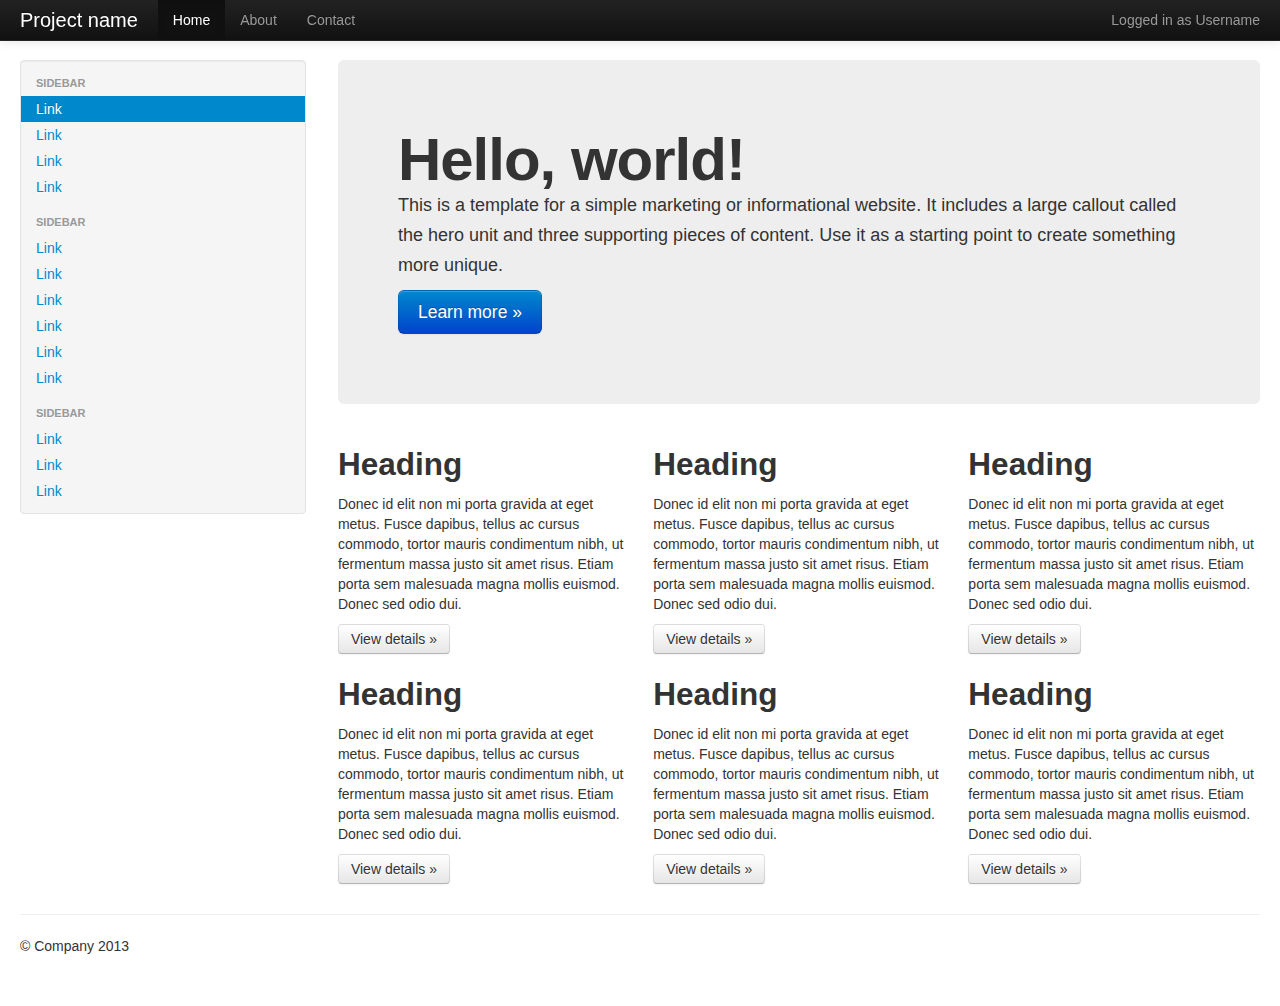
<file: docs/examples/fluid.html>
<!DOCTYPE html>
<html lang="en">
  <head>
    <meta charset="utf-8">
    <title>Bootstrap, from Twitter</title>
    <meta name="viewport" content="width=device-width, initial-scale=1.0">
    <meta name="description" content="">
    <meta name="author" content="">

    <!-- Le styles -->
    <link href="../assets/css/bootstrap.css" rel="stylesheet">
    <style type="text/css">
      body {
        padding-top: 60px;
        padding-bottom: 40px;
      }
      .sidebar-nav {
        padding: 9px 0;
      }

      @media (max-width: 980px) {
        /* Enable use of floated navbar text */
        .navbar-text.pull-right {
          float: none;
          padding-left: 5px;
          padding-right: 5px;
        }
      }
    </style>
    <link href="../assets/css/bootstrap-responsive.css" rel="stylesheet">

    <!-- HTML5 shim, for IE6-8 support of HTML5 elements -->
    <!--[if lt IE 9]>
      <script src="../assets/js/html5shiv.js"></script>
    <![endif]-->

    <!-- Fav and touch icons -->
    <link rel="apple-touch-icon-precomposed" sizes="144x144" href="../assets/ico/apple-touch-icon-144-precomposed.png">
    <link rel="apple-touch-icon-precomposed" sizes="114x114" href="../assets/ico/apple-touch-icon-114-precomposed.png">
      <link rel="apple-touch-icon-precomposed" sizes="72x72" href="../assets/ico/apple-touch-icon-72-precomposed.png">
                    <link rel="apple-touch-icon-precomposed" href="../assets/ico/apple-touch-icon-57-precomposed.png">
                                   <link rel="shortcut icon" href="../assets/ico/favicon.png">
  </head>

  <body>

    <div class="navbar navbar-inverse navbar-fixed-top">
      <div class="navbar-inner">
        <div class="container-fluid">
          <button type="button" class="btn btn-navbar" data-toggle="collapse" data-target=".nav-collapse">
            <span class="icon-bar"></span>
            <span class="icon-bar"></span>
            <span class="icon-bar"></span>
          </button>
          <a class="brand" href="#">Project name</a>
          <div class="nav-collapse collapse">
            <p class="navbar-text pull-right">
              Logged in as <a href="#" class="navbar-link">Username</a>
            </p>
            <ul class="nav">
              <li class="active"><a href="#">Home</a></li>
              <li><a href="#about">About</a></li>
              <li><a href="#contact">Contact</a></li>
            </ul>
          </div><!--/.nav-collapse -->
        </div>
      </div>
    </div>

    <div class="container-fluid">
      <div class="row-fluid">
        <div class="span3">
          <div class="well sidebar-nav">
            <ul class="nav nav-list">
              <li class="nav-header">Sidebar</li>
              <li class="active"><a href="#">Link</a></li>
              <li><a href="#">Link</a></li>
              <li><a href="#">Link</a></li>
              <li><a href="#">Link</a></li>
              <li class="nav-header">Sidebar</li>
              <li><a href="#">Link</a></li>
              <li><a href="#">Link</a></li>
              <li><a href="#">Link</a></li>
              <li><a href="#">Link</a></li>
              <li><a href="#">Link</a></li>
              <li><a href="#">Link</a></li>
              <li class="nav-header">Sidebar</li>
              <li><a href="#">Link</a></li>
              <li><a href="#">Link</a></li>
              <li><a href="#">Link</a></li>
            </ul>
          </div><!--/.well -->
        </div><!--/span-->
        <div class="span9">
          <div class="hero-unit">
            <h1>Hello, world!</h1>
            <p>This is a template for a simple marketing or informational website. It includes a large callout called the hero unit and three supporting pieces of content. Use it as a starting point to create something more unique.</p>
            <p><a href="#" class="btn btn-primary btn-large">Learn more &raquo;</a></p>
          </div>
          <div class="row-fluid">
            <div class="span4">
              <h2>Heading</h2>
              <p>Donec id elit non mi porta gravida at eget metus. Fusce dapibus, tellus ac cursus commodo, tortor mauris condimentum nibh, ut fermentum massa justo sit amet risus. Etiam porta sem malesuada magna mollis euismod. Donec sed odio dui. </p>
              <p><a class="btn" href="#">View details &raquo;</a></p>
            </div><!--/span-->
            <div class="span4">
              <h2>Heading</h2>
              <p>Donec id elit non mi porta gravida at eget metus. Fusce dapibus, tellus ac cursus commodo, tortor mauris condimentum nibh, ut fermentum massa justo sit amet risus. Etiam porta sem malesuada magna mollis euismod. Donec sed odio dui. </p>
              <p><a class="btn" href="#">View details &raquo;</a></p>
            </div><!--/span-->
            <div class="span4">
              <h2>Heading</h2>
              <p>Donec id elit non mi porta gravida at eget metus. Fusce dapibus, tellus ac cursus commodo, tortor mauris condimentum nibh, ut fermentum massa justo sit amet risus. Etiam porta sem malesuada magna mollis euismod. Donec sed odio dui. </p>
              <p><a class="btn" href="#">View details &raquo;</a></p>
            </div><!--/span-->
          </div><!--/row-->
          <div class="row-fluid">
            <div class="span4">
              <h2>Heading</h2>
              <p>Donec id elit non mi porta gravida at eget metus. Fusce dapibus, tellus ac cursus commodo, tortor mauris condimentum nibh, ut fermentum massa justo sit amet risus. Etiam porta sem malesuada magna mollis euismod. Donec sed odio dui. </p>
              <p><a class="btn" href="#">View details &raquo;</a></p>
            </div><!--/span-->
            <div class="span4">
              <h2>Heading</h2>
              <p>Donec id elit non mi porta gravida at eget metus. Fusce dapibus, tellus ac cursus commodo, tortor mauris condimentum nibh, ut fermentum massa justo sit amet risus. Etiam porta sem malesuada magna mollis euismod. Donec sed odio dui. </p>
              <p><a class="btn" href="#">View details &raquo;</a></p>
            </div><!--/span-->
            <div class="span4">
              <h2>Heading</h2>
              <p>Donec id elit non mi porta gravida at eget metus. Fusce dapibus, tellus ac cursus commodo, tortor mauris condimentum nibh, ut fermentum massa justo sit amet risus. Etiam porta sem malesuada magna mollis euismod. Donec sed odio dui. </p>
              <p><a class="btn" href="#">View details &raquo;</a></p>
            </div><!--/span-->
          </div><!--/row-->
        </div><!--/span-->
      </div><!--/row-->

      <hr>

      <footer>
        <p>&copy; Company 2013</p>
      </footer>

    </div><!--/.fluid-container-->

    <!-- Le javascript
    ================================================== -->
    <!-- Placed at the end of the document so the pages load faster -->
    <script src="../assets/js/jquery.js"></script>
    <script src="../assets/js/bootstrap-transition.js"></script>
    <script src="../assets/js/bootstrap-alert.js"></script>
    <script src="../assets/js/bootstrap-modal.js"></script>
    <script src="../assets/js/bootstrap-dropdown.js"></script>
    <script src="../assets/js/bootstrap-scrollspy.js"></script>
    <script src="../assets/js/bootstrap-tab.js"></script>
    <script src="../assets/js/bootstrap-tooltip.js"></script>
    <script src="../assets/js/bootstrap-popover.js"></script>
    <script src="../assets/js/bootstrap-button.js"></script>
    <script src="../assets/js/bootstrap-collapse.js"></script>
    <script src="../assets/js/bootstrap-carousel.js"></script>
    <script src="../assets/js/bootstrap-typeahead.js"></script>

  </body>
</html>
</file>
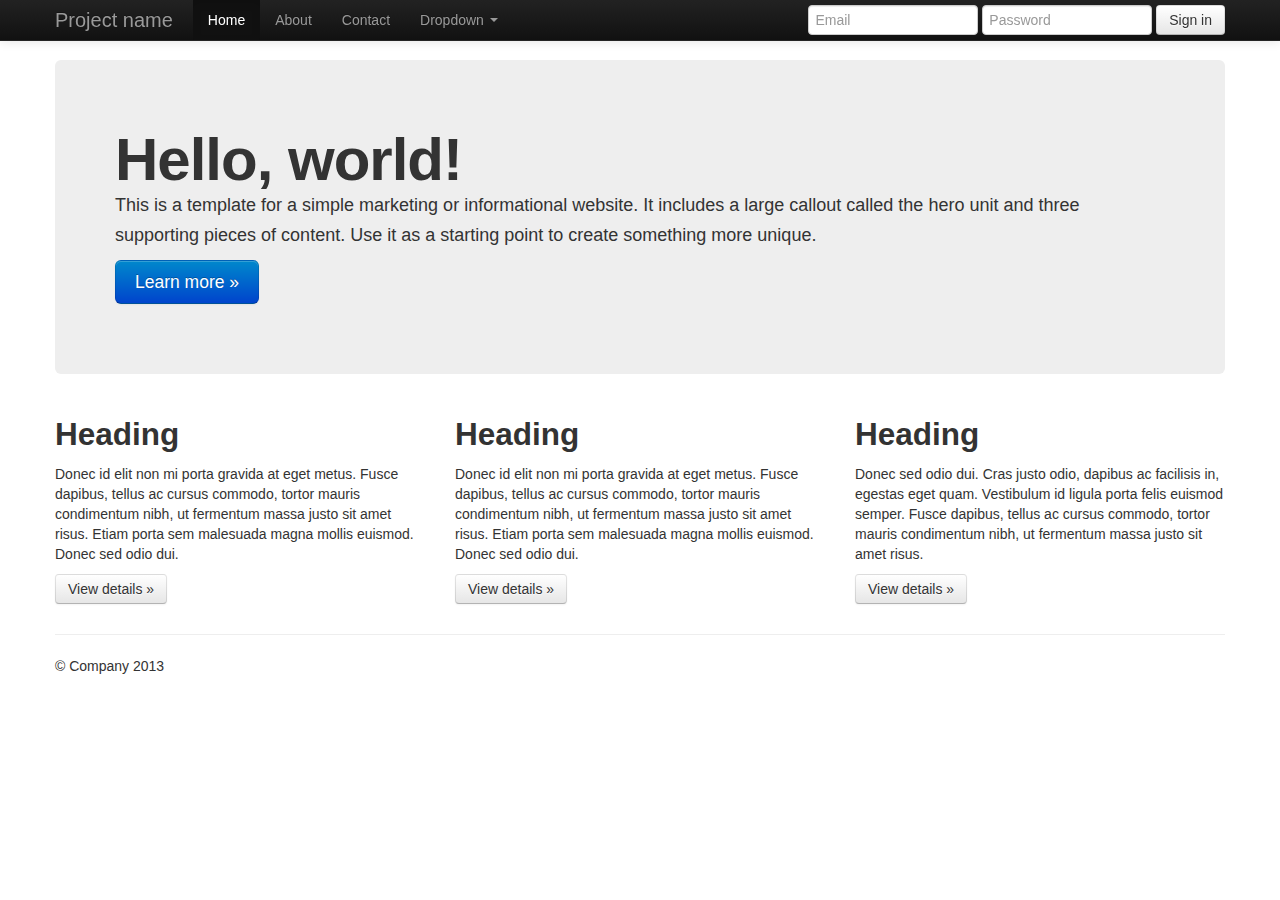
<file: docs/examples/hero.html>
<!DOCTYPE html>
<html lang="en">
  <head>
    <meta charset="utf-8">
    <title>Bootstrap, from Twitter</title>
    <meta name="viewport" content="width=device-width, initial-scale=1.0">
    <meta name="description" content="">
    <meta name="author" content="">

    <!-- Le styles -->
    <link href="../assets/css/bootstrap.css" rel="stylesheet">
    <style type="text/css">
      body {
        padding-top: 60px;
        padding-bottom: 40px;
      }
    </style>
    <link href="../assets/css/bootstrap-responsive.css" rel="stylesheet">

    <!-- HTML5 shim, for IE6-8 support of HTML5 elements -->
    <!--[if lt IE 9]>
      <script src="../assets/js/html5shiv.js"></script>
    <![endif]-->

    <!-- Fav and touch icons -->
    <link rel="apple-touch-icon-precomposed" sizes="144x144" href="../assets/ico/apple-touch-icon-144-precomposed.png">
    <link rel="apple-touch-icon-precomposed" sizes="114x114" href="../assets/ico/apple-touch-icon-114-precomposed.png">
      <link rel="apple-touch-icon-precomposed" sizes="72x72" href="../assets/ico/apple-touch-icon-72-precomposed.png">
                    <link rel="apple-touch-icon-precomposed" href="../assets/ico/apple-touch-icon-57-precomposed.png">
                                   <link rel="shortcut icon" href="../assets/ico/favicon.png">
  </head>

  <body>

    <div class="navbar navbar-inverse navbar-fixed-top">
      <div class="navbar-inner">
        <div class="container">
          <button type="button" class="btn btn-navbar" data-toggle="collapse" data-target=".nav-collapse">
            <span class="icon-bar"></span>
            <span class="icon-bar"></span>
            <span class="icon-bar"></span>
          </button>
          <a class="brand" href="#">Project name</a>
          <div class="nav-collapse collapse">
            <ul class="nav">
              <li class="active"><a href="#">Home</a></li>
              <li><a href="#about">About</a></li>
              <li><a href="#contact">Contact</a></li>
              <li class="dropdown">
                <a href="#" class="dropdown-toggle" data-toggle="dropdown">Dropdown <b class="caret"></b></a>
                <ul class="dropdown-menu">
                  <li><a href="#">Action</a></li>
                  <li><a href="#">Another action</a></li>
                  <li><a href="#">Something else here</a></li>
                  <li class="divider"></li>
                  <li class="nav-header">Nav header</li>
                  <li><a href="#">Separated link</a></li>
                  <li><a href="#">One more separated link</a></li>
                </ul>
              </li>
            </ul>
            <form class="navbar-form pull-right">
              <input class="span2" type="text" placeholder="Email">
              <input class="span2" type="password" placeholder="Password">
              <button type="submit" class="btn">Sign in</button>
            </form>
          </div><!--/.nav-collapse -->
        </div>
      </div>
    </div>

    <div class="container">

      <!-- Main hero unit for a primary marketing message or call to action -->
      <div class="hero-unit">
        <h1>Hello, world!</h1>
        <p>This is a template for a simple marketing or informational website. It includes a large callout called the hero unit and three supporting pieces of content. Use it as a starting point to create something more unique.</p>
        <p><a href="#" class="btn btn-primary btn-large">Learn more &raquo;</a></p>
      </div>

      <!-- Example row of columns -->
      <div class="row">
        <div class="span4">
          <h2>Heading</h2>
          <p>Donec id elit non mi porta gravida at eget metus. Fusce dapibus, tellus ac cursus commodo, tortor mauris condimentum nibh, ut fermentum massa justo sit amet risus. Etiam porta sem malesuada magna mollis euismod. Donec sed odio dui. </p>
          <p><a class="btn" href="#">View details &raquo;</a></p>
        </div>
        <div class="span4">
          <h2>Heading</h2>
          <p>Donec id elit non mi porta gravida at eget metus. Fusce dapibus, tellus ac cursus commodo, tortor mauris condimentum nibh, ut fermentum massa justo sit amet risus. Etiam porta sem malesuada magna mollis euismod. Donec sed odio dui. </p>
          <p><a class="btn" href="#">View details &raquo;</a></p>
       </div>
        <div class="span4">
          <h2>Heading</h2>
          <p>Donec sed odio dui. Cras justo odio, dapibus ac facilisis in, egestas eget quam. Vestibulum id ligula porta felis euismod semper. Fusce dapibus, tellus ac cursus commodo, tortor mauris condimentum nibh, ut fermentum massa justo sit amet risus.</p>
          <p><a class="btn" href="#">View details &raquo;</a></p>
        </div>
      </div>

      <hr>

      <footer>
        <p>&copy; Company 2013</p>
      </footer>

    </div> <!-- /container -->

    <!-- Le javascript
    ================================================== -->
    <!-- Placed at the end of the document so the pages load faster -->
    <script src="../assets/js/jquery.js"></script>
    <script src="../assets/js/bootstrap-transition.js"></script>
    <script src="../assets/js/bootstrap-alert.js"></script>
    <script src="../assets/js/bootstrap-modal.js"></script>
    <script src="../assets/js/bootstrap-dropdown.js"></script>
    <script src="../assets/js/bootstrap-scrollspy.js"></script>
    <script src="../assets/js/bootstrap-tab.js"></script>
    <script src="../assets/js/bootstrap-tooltip.js"></script>
    <script src="../assets/js/bootstrap-popover.js"></script>
    <script src="../assets/js/bootstrap-button.js"></script>
    <script src="../assets/js/bootstrap-collapse.js"></script>
    <script src="../assets/js/bootstrap-carousel.js"></script>
    <script src="../assets/js/bootstrap-typeahead.js"></script>

  </body>
</html>
</file>
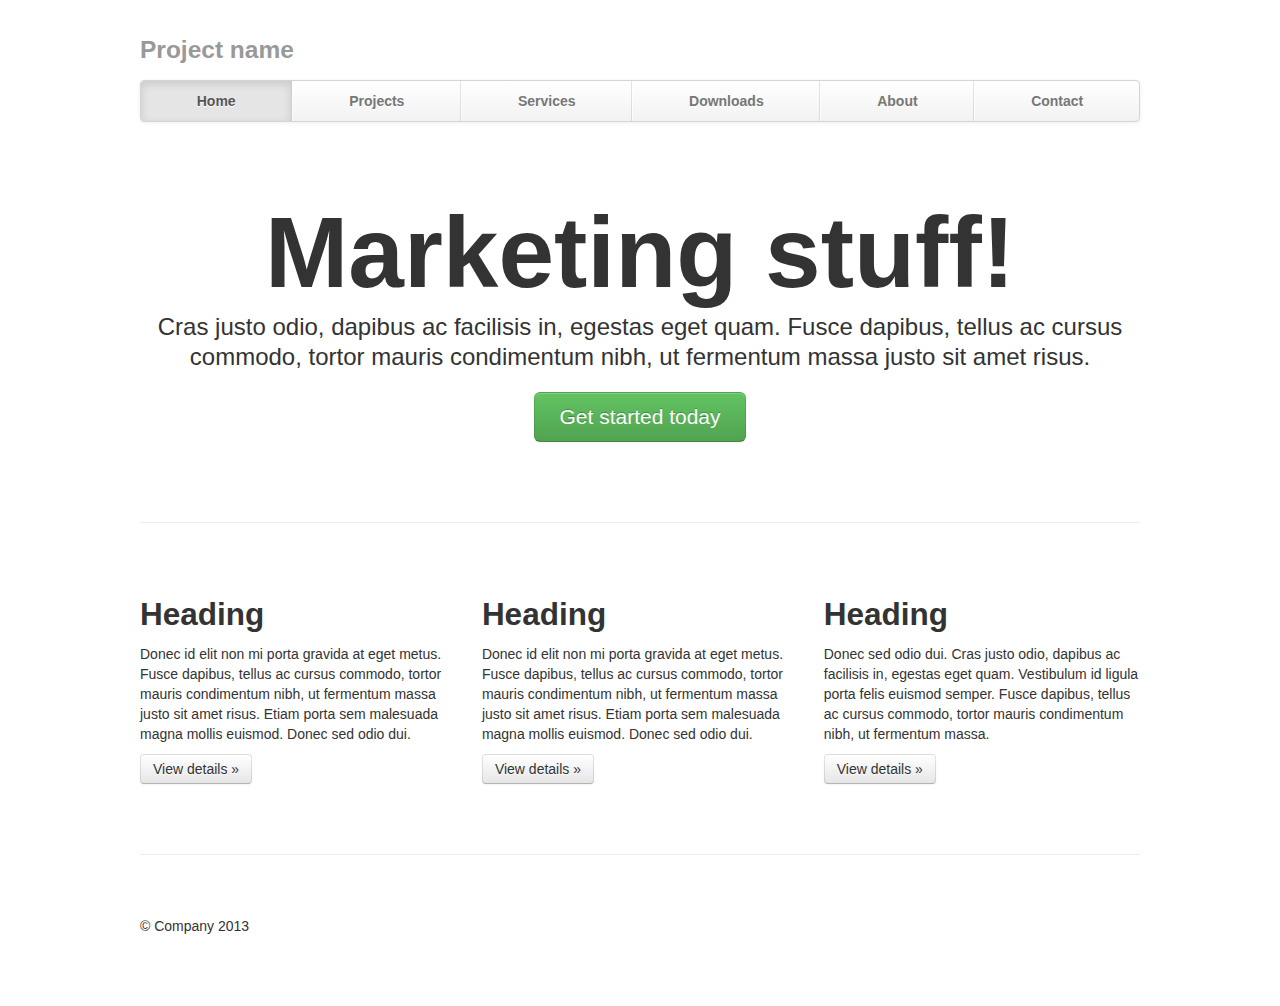
<file: docs/examples/justified-nav.html>
<!DOCTYPE html>
<html lang="en">
  <head>
    <meta charset="utf-8">
    <title>Template &middot; Bootstrap</title>
    <meta name="viewport" content="width=device-width, initial-scale=1.0">
    <meta name="description" content="">
    <meta name="author" content="">

    <!-- Le styles -->
    <link href="../assets/css/bootstrap.css" rel="stylesheet">
    <style type="text/css">
      body {
        padding-top: 20px;
        padding-bottom: 60px;
      }

      /* Custom container */
      .container {
        margin: 0 auto;
        max-width: 1000px;
      }
      .container > hr {
        margin: 60px 0;
      }

      /* Main marketing message and sign up button */
      .jumbotron {
        margin: 80px 0;
        text-align: center;
      }
      .jumbotron h1 {
        font-size: 100px;
        line-height: 1;
      }
      .jumbotron .lead {
        font-size: 24px;
        line-height: 1.25;
      }
      .jumbotron .btn {
        font-size: 21px;
        padding: 14px 24px;
      }

      /* Supporting marketing content */
      .marketing {
        margin: 60px 0;
      }
      .marketing p + h4 {
        margin-top: 28px;
      }


      /* Customize the navbar links to be fill the entire space of the .navbar */
      .navbar .navbar-inner {
        padding: 0;
      }
      .navbar .nav {
        margin: 0;
        display: table;
        width: 100%;
      }
      .navbar .nav li {
        display: table-cell;
        width: 1%;
        float: none;
      }
      .navbar .nav li a {
        font-weight: bold;
        text-align: center;
        border-left: 1px solid rgba(255,255,255,.75);
        border-right: 1px solid rgba(0,0,0,.1);
      }
      .navbar .nav li:first-child a {
        border-left: 0;
        border-radius: 3px 0 0 3px;
      }
      .navbar .nav li:last-child a {
        border-right: 0;
        border-radius: 0 3px 3px 0;
      }
    </style>
    <link href="../assets/css/bootstrap-responsive.css" rel="stylesheet">

    <!-- HTML5 shim, for IE6-8 support of HTML5 elements -->
    <!--[if lt IE 9]>
      <script src="../assets/js/html5shiv.js"></script>
    <![endif]-->

    <!-- Fav and touch icons -->
    <link rel="apple-touch-icon-precomposed" sizes="144x144" href="../assets/ico/apple-touch-icon-144-precomposed.png">
    <link rel="apple-touch-icon-precomposed" sizes="114x114" href="../assets/ico/apple-touch-icon-114-precomposed.png">
      <link rel="apple-touch-icon-precomposed" sizes="72x72" href="../assets/ico/apple-touch-icon-72-precomposed.png">
                    <link rel="apple-touch-icon-precomposed" href="../assets/ico/apple-touch-icon-57-precomposed.png">
                                   <link rel="shortcut icon" href="../assets/ico/favicon.png">
  </head>

  <body>

    <div class="container">

      <div class="masthead">
        <h3 class="muted">Project name</h3>
        <div class="navbar">
          <div class="navbar-inner">
            <div class="container">
              <ul class="nav">
                <li class="active"><a href="#">Home</a></li>
                <li><a href="#">Projects</a></li>
                <li><a href="#">Services</a></li>
                <li><a href="#">Downloads</a></li>
                <li><a href="#">About</a></li>
                <li><a href="#">Contact</a></li>
              </ul>
            </div>
          </div>
        </div><!-- /.navbar -->
      </div>

      <!-- Jumbotron -->
      <div class="jumbotron">
        <h1>Marketing stuff!</h1>
        <p class="lead">Cras justo odio, dapibus ac facilisis in, egestas eget quam. Fusce dapibus, tellus ac cursus commodo, tortor mauris condimentum nibh, ut fermentum massa justo sit amet risus.</p>
        <a class="btn btn-large btn-success" href="#">Get started today</a>
      </div>

      <hr>

      <!-- Example row of columns -->
      <div class="row-fluid">
        <div class="span4">
          <h2>Heading</h2>
          <p>Donec id elit non mi porta gravida at eget metus. Fusce dapibus, tellus ac cursus commodo, tortor mauris condimentum nibh, ut fermentum massa justo sit amet risus. Etiam porta sem malesuada magna mollis euismod. Donec sed odio dui. </p>
          <p><a class="btn" href="#">View details &raquo;</a></p>
        </div>
        <div class="span4">
          <h2>Heading</h2>
          <p>Donec id elit non mi porta gravida at eget metus. Fusce dapibus, tellus ac cursus commodo, tortor mauris condimentum nibh, ut fermentum massa justo sit amet risus. Etiam porta sem malesuada magna mollis euismod. Donec sed odio dui. </p>
          <p><a class="btn" href="#">View details &raquo;</a></p>
       </div>
        <div class="span4">
          <h2>Heading</h2>
          <p>Donec sed odio dui. Cras justo odio, dapibus ac facilisis in, egestas eget quam. Vestibulum id ligula porta felis euismod semper. Fusce dapibus, tellus ac cursus commodo, tortor mauris condimentum nibh, ut fermentum massa.</p>
          <p><a class="btn" href="#">View details &raquo;</a></p>
        </div>
      </div>

      <hr>

      <div class="footer">
        <p>&copy; Company 2013</p>
      </div>

    </div> <!-- /container -->

    <!-- Le javascript
    ================================================== -->
    <!-- Placed at the end of the document so the pages load faster -->
    <script src="../assets/js/jquery.js"></script>
    <script src="../assets/js/bootstrap-transition.js"></script>
    <script src="../assets/js/bootstrap-alert.js"></script>
    <script src="../assets/js/bootstrap-modal.js"></script>
    <script src="../assets/js/bootstrap-dropdown.js"></script>
    <script src="../assets/js/bootstrap-scrollspy.js"></script>
    <script src="../assets/js/bootstrap-tab.js"></script>
    <script src="../assets/js/bootstrap-tooltip.js"></script>
    <script src="../assets/js/bootstrap-popover.js"></script>
    <script src="../assets/js/bootstrap-button.js"></script>
    <script src="../assets/js/bootstrap-collapse.js"></script>
    <script src="../assets/js/bootstrap-carousel.js"></script>
    <script src="../assets/js/bootstrap-typeahead.js"></script>

  </body>
</html>
</file>
<file: chessman/style.css>
body {
    margin: 0;
    padding: 0;
    text-align: center;
    background-color: silver;
}

.container {
    -webkit-perspective: 600;
}

#board {
    border: 4px double green;
    width: 640px;
    height: 640px;
    margin: 0 auto;
    background: saddlebrown;
    border-radius: 15px;
    position: relative;

    transform: rotateX(45deg);
    -webkit-transform: rotateX(45deg);
    -moz-transform: rotateX(30deg);
}
#board-grids>div {
    float: left;
    width: 78px;
    height: 78px;
    border: 1px solid white;
}
#board-grids>div:first-child{
    border-top-left-radius: 15px;
}
#board-grids>div:last-child{
    border-bottom-right-radius: 15px;
}
#board-grids>div:nth-child(8){
    border-top-right-radius: 15px;
}
#board-grids>div:nth-last-child(8){
    border-bottom-left-radius: 15px;
}
#control {
    margin-top: 30px;
    margin-bottom: 10px;
}

.chessman {
    position: absolute;
    width: 20px;
    height: 20px;
    /*border: 6px double lightskyblue;*/
    background-color: black;
    box-shadow: 3px 3px 5px 1px black;
    border-radius: 50px;

    background: -webkit-radial-gradient(closest-side, black 70%, yellow 30%);

    /* Translation to make the chessman in the center of each grid */
    -webkit-transform: translate(-16px, -16px);
    -moz-transform: translate(-16px, -16px);
    -ms-transform: translate(-16px, -16px);
    -o-transform: translate(-16px, -16px);
    transform: translate(-16px, -16px);

    /* Init position */
    top: 40px;
    left: 40px;

    /* Transition */
    -webkit-transition: top 600ms ease,left 600ms ease;
    -moz-transition: top 600ms ease,left 600ms ease;
    -ms-transition: top 600ms ease,left 600ms ease;
    -o-transition: top 600ms ease,left 600ms ease;
    transition: top 600ms ease,left 600ms ease;

}

.chessman.picked-up{
    animation: pickup 600ms ease 1 normal;
    -moz-animation: pickup 600ms ease 1 normal;
    -webkit-animation: pickup 600ms ease 1 normal;
    -o-animation: pickup 600ms ease 1 normal;
}

@keyframes pickup{
    0% {box-shadow: 3px 3px 5px 1px black;}
    50% {box-shadow: 75px 75px 5px 15px rgba(0,0,0,0.05);-webkit-transform: scale(2,2);}
    100% {box-shadow: 3px 3px 5px 1px black;}
}
@-moz-keyframes pickup{
    0% {box-shadow: 3px 3px 5px 1px black;}
    50% {box-shadow: 100px 100px 5px 15px rgba(0,0,0,0.05);}
    100% {box-shadow: 3px 3px 5px 1px black;}
}
@-webkit-keyframes pickup{
    0% {box-shadow: 3px 3px 5px 1px black;}
    50% {box-shadow: 50px 50px 5px 5px rgba(0,0,0,0.3);-webkit-transform: scale(1.5,1.5);}
    100% {box-shadow: 3px 3px 5px 1px black;}
}
@-o-keyframes pickup{
    0% {box-shadow: 3px 3px 5px 1px black;}
    50% {box-shadow: 100px 100px 5px 15px rgba(0,0,0,0.05);}
    100% {box-shadow: 3px 3px 5px 1px black;}
}
</file>
<file: clock/style.css>
#clock-container {
    background: black;
    position: relative;
    min-height: 800px;
    text-align: center;
}

#board{

    border: 6px double orange;
    box-shadow: inset 2px 2px 5px 1px black;
    background-color: silver;

    background: -webkit-linear-gradient(
        right top,
        gray,
        #555,
        gray
    );
}

#board,.pointer-layer{
    position: absolute;
    top: 80px;
    left: 170px;
    width: 600px;
    height: 600px;
    border-radius: 50%;
}

.pointer-layer {
    text-align: center;
}
.pointer {
    display: inline-block;
}
#pointer-base {
    width: 10px;
    height: 10px;
    position: absolute;
    top: 287px;
    left: 287px;
    box-shadow: 5px 5px 1px 1px black;
    z-index: 10;
    border-radius: 50%;
    background-color: black;
    border: 2px double white;
}

#second-pointer-layer>.pointer{
    background-color: red;
    width: 2px;
    height: 50%;
    margin-top: 10%;
    -webkit-animation: second-pointer-shadow 60s linear infinite;
}

#minute-pointer-layer>.pointer{
    background-color: yellow;
    width: 4px;
    height: 38%;
    margin-top: 19%;
    -webkit-animation: minute-pointer-shadow 3600s linear infinite;
}

#hour-pointer-layer>.pointer{
    background-color: white;
    width: 7px;
    height: 27%;
    margin-top: 28%;
    -webkit-animation: hour-pointer-shadow 86400s linear infinite;
}

#hour-pointer-layer{
    -webkit-animation: pointer-round 86400s linear infinite;
}
#minute-pointer-layer{
    -webkit-animation: pointer-round 3600s linear infinite;
}
#second-pointer-layer{
    -webkit-animation: pointer-round 60s linear infinite;
}

@-webkit-keyframes pointer-round{
    0% {
        -webkit-transform: rotate(0deg);
    }
    100% {
        -webkit-transform: rotate(360deg);
    }
}
@-webkit-keyframes second-pointer-shadow{
    0% {
        box-shadow: 8px 8px 1px 1px black;
    }
    12.5% {
        box-shadow: 11.3px 0 1px 1px black;
    }
    25% {
        box-shadow: 8px -8px 1px 1px black;
    }
    37.5% {
        box-shadow: 0 -11.3px 1px 1px black;
    }
    50% {
        box-shadow: -8px -8px 1px 1px black;
    }
    67.5% {
        box-shadow: -11.3px 0 1px 1px black;
    }
    75% {
        box-shadow: -8px 8px 1px 1px black;
    }
    87.5% {
        box-shadow: 0 11.3px 1px 1px black;
    }
    100% {
        box-shadow: 8px 8px 1px 1px black;
    }
}

@-webkit-keyframes minute-pointer-shadow{
    0% {
        box-shadow: 5px 5px 1px 1px black;
    }
    12.5% {
        box-shadow: 7.1px 0 1px 1px black;
    }
    25% {
        box-shadow: 5px -5px 1px 1px black;
    }
    37.5% {
        box-shadow: 0 -7.1px 1px 1px black;
    }
    50% {
        box-shadow: -5px -5px 1px 1px black;
    }
    67.5% {
        box-shadow: -7.1px 0 1px 1px black;
    }
    75% {
        box-shadow: -5px 5px 1px 1px black;
    }
    87.5% {
        box-shadow: 0 7.1px 1px 1px black;
    }
    100% {
        box-shadow: 5px 5px 1px 1px black;
    }
}
@-webkit-keyframes hour-pointer-shadow{
    0% {
        box-shadow: 3px 3px 1px 1px black;
    }
    12.5% {
        box-shadow: 4.2px 0 1px 1px black;
    }
    25% {
        box-shadow: 3px -3px 1px 1px black;
    }
    37.5% {
        box-shadow: 0 -4.2px 1px 1px black;
    }
    50% {
        box-shadow: -3px -3px 1px 1px black;
    }
    67.5% {
        box-shadow: -4.2px 0 1px 1px black;
    }
    75% {
        box-shadow: -3px 3px 1px 1px black;
    }
    87.5% {
        box-shadow: 0 4.2px 1px 1px black;
    }
    100% {
        box-shadow: 3px 3px 1px 1px black;
    }
}
</file>
<file: docs/assets/js/google-code-prettify/prettify.css>
.com { color: #93a1a1; }
.lit { color: #195f91; }
.pun, .opn, .clo { color: #93a1a1; }
.fun { color: #dc322f; }
.str, .atv { color: #D14; }
.kwd, .prettyprint .tag { color: #1e347b; }
.typ, .atn, .dec, .var { color: teal; }
.pln { color: #48484c; }

.prettyprint {
  padding: 8px;
  background-color: #f7f7f9;
  border: 1px solid #e1e1e8;
}
.prettyprint.linenums {
  -webkit-box-shadow: inset 40px 0 0 #fbfbfc, inset 41px 0 0 #ececf0;
     -moz-box-shadow: inset 40px 0 0 #fbfbfc, inset 41px 0 0 #ececf0;
          box-shadow: inset 40px 0 0 #fbfbfc, inset 41px 0 0 #ececf0;
}

/* Specify class=linenums on a pre to get line numbering */
ol.linenums {
  margin: 0 0 0 33px; /* IE indents via margin-left */
}
ol.linenums li {
  padding-left: 12px;
  color: #bebec5;
  line-height: 20px;
  text-shadow: 0 1px 0 #fff;
}
</file>
<file: docs/assets/css/docs.css>
/* Add additional stylesheets below
-------------------------------------------------- */
/*
  Bootstrap's documentation styles
  Special styles for presenting Bootstrap's documentation and examples
*/



/* Body and structure
-------------------------------------------------- */

body {
  position: relative;
  padding-top: 40px;
}

/* Code in headings */
h3 code {
  font-size: 14px;
  font-weight: normal;
}



/* Tweak navbar brand link to be super sleek
-------------------------------------------------- */

body > .navbar {
  font-size: 13px;
}

/* Change the docs' brand */
body > .navbar .brand {
  padding-right: 0;
  padding-left: 0;
  margin-left: 20px;
  float: right;
  font-weight: bold;
  color: #000;
  text-shadow: 0 1px 0 rgba(255,255,255,.1), 0 0 30px rgba(255,255,255,.125);
  -webkit-transition: all .2s linear;
     -moz-transition: all .2s linear;
          transition: all .2s linear;
}
body > .navbar .brand:hover {
  text-decoration: none;
  text-shadow: 0 1px 0 rgba(255,255,255,.1), 0 0 30px rgba(255,255,255,.4);
}


/* Sections
-------------------------------------------------- */

/* padding for in-page bookmarks and fixed navbar */
section {
  padding-top: 30px;
}
section > .page-header,
section > .lead {
  color: #5a5a5a;
}
section > ul li {
  margin-bottom: 5px;
}

/* Separators (hr) */
.bs-docs-separator {
  margin: 40px 0 39px;
}

/* Faded out hr */
hr.soften {
  height: 1px;
  margin: 70px 0;
  background-image: -webkit-linear-gradient(left, rgba(0,0,0,0), rgba(0,0,0,.1), rgba(0,0,0,0));
  background-image:    -moz-linear-gradient(left, rgba(0,0,0,0), rgba(0,0,0,.1), rgba(0,0,0,0));
  background-image:     -ms-linear-gradient(left, rgba(0,0,0,0), rgba(0,0,0,.1), rgba(0,0,0,0));
  background-image:      -o-linear-gradient(left, rgba(0,0,0,0), rgba(0,0,0,.1), rgba(0,0,0,0));
  border: 0;
}



/* Jumbotrons
-------------------------------------------------- */

/* Base class
------------------------- */
.jumbotron {
  position: relative;
  padding: 40px 0;
  color: #fff;
  text-align: center;
  text-shadow: 0 1px 3px rgba(0,0,0,.4), 0 0 30px rgba(0,0,0,.075);
  background: #020031; /* Old browsers */
  background: -moz-linear-gradient(45deg,  #020031 0%, #6d3353 100%); /* FF3.6+ */
  background: -webkit-gradient(linear, left bottom, right top, color-stop(0%,#020031), color-stop(100%,#6d3353)); /* Chrome,Safari4+ */
  background: -webkit-linear-gradient(45deg,  #020031 0%,#6d3353 100%); /* Chrome10+,Safari5.1+ */
  background: -o-linear-gradient(45deg,  #020031 0%,#6d3353 100%); /* Opera 11.10+ */
  background: -ms-linear-gradient(45deg,  #020031 0%,#6d3353 100%); /* IE10+ */
  background: linear-gradient(45deg,  #020031 0%,#6d3353 100%); /* W3C */
  filter: progid:DXImageTransform.Microsoft.gradient( startColorstr='#020031', endColorstr='#6d3353',GradientType=1 ); /* IE6-9 fallback on horizontal gradient */
  -webkit-box-shadow: inset 0 3px 7px rgba(0,0,0,.2), inset 0 -3px 7px rgba(0,0,0,.2);
     -moz-box-shadow: inset 0 3px 7px rgba(0,0,0,.2), inset 0 -3px 7px rgba(0,0,0,.2);
          box-shadow: inset 0 3px 7px rgba(0,0,0,.2), inset 0 -3px 7px rgba(0,0,0,.2);
}
.jumbotron h1 {
  font-size: 80px;
  font-weight: bold;
  letter-spacing: -1px;
  line-height: 1;
}
.jumbotron p {
  font-size: 24px;
  font-weight: 300;
  line-height: 1.25;
  margin-bottom: 30px;
}

/* Link styles (used on .masthead-links as well) */
.jumbotron a {
  color: #fff;
  color: rgba(255,255,255,.5);
  -webkit-transition: all .2s ease-in-out;
     -moz-transition: all .2s ease-in-out;
          transition: all .2s ease-in-out;
}
.jumbotron a:hover {
  color: #fff;
  text-shadow: 0 0 10px rgba(255,255,255,.25);
}

/* Download button */
.masthead .btn {
  padding: 19px 24px;
  font-size: 24px;
  font-weight: 200;
  color: #fff; /* redeclare to override the `.jumbotron a` */
  border: 0;
  -webkit-border-radius: 6px;
     -moz-border-radius: 6px;
          border-radius: 6px;
  -webkit-box-shadow: inset 0 1px 0 rgba(255,255,255,.1), 0 1px 5px rgba(0,0,0,.25);
     -moz-box-shadow: inset 0 1px 0 rgba(255,255,255,.1), 0 1px 5px rgba(0,0,0,.25);
          box-shadow: inset 0 1px 0 rgba(255,255,255,.1), 0 1px 5px rgba(0,0,0,.25);
  -webkit-transition: none;
     -moz-transition: none;
          transition: none;
}
.masthead .btn:hover {
  -webkit-box-shadow: inset 0 1px 0 rgba(255,255,255,.1), 0 1px 5px rgba(0,0,0,.25);
     -moz-box-shadow: inset 0 1px 0 rgba(255,255,255,.1), 0 1px 5px rgba(0,0,0,.25);
          box-shadow: inset 0 1px 0 rgba(255,255,255,.1), 0 1px 5px rgba(0,0,0,.25);
}
.masthead .btn:active {
  -webkit-box-shadow: inset 0 2px 4px rgba(0,0,0,.1), 0 1px 0 rgba(255,255,255,.1);
     -moz-box-shadow: inset 0 2px 4px rgba(0,0,0,.1), 0 1px 0 rgba(255,255,255,.1);
          box-shadow: inset 0 2px 4px rgba(0,0,0,.1), 0 1px 0 rgba(255,255,255,.1);
}


/* Pattern overlay
------------------------- */
.jumbotron .container {
  position: relative;
  z-index: 2;
}
.jumbotron:after {
  content: '';
  display: block;
  position: absolute;
  top: 0;
  right: 0;
  bottom: 0;
  left: 0;
  background: url(../img/bs-docs-masthead-pattern.png) repeat center center;
  opacity: .4;
}
@media
only screen and (-webkit-min-device-pixel-ratio: 2),
only screen and (   min--moz-device-pixel-ratio: 2),
only screen and (     -o-min-device-pixel-ratio: 2/1) {

  .jumbotron:after {
    background-size: 150px 150px;
  }

}

/* Masthead (docs home)
------------------------- */
.masthead {
  padding: 70px 0 80px;
  margin-bottom: 0;
  color: #fff;
}
.masthead h1 {
  font-size: 120px;
  line-height: 1;
  letter-spacing: -2px;
}
.masthead p {
  font-size: 40px;
  font-weight: 200;
  line-height: 1.25;
}

/* Textual links in masthead */
.masthead-links {
  margin: 0;
  list-style: none;
}
.masthead-links li {
  display: inline;
  padding: 0 10px;
  color: rgba(255,255,255,.25);
}

/* Social proof buttons from GitHub & Twitter */
.bs-docs-social {
  padding: 15px 0;
  text-align: center;
  background-color: #f5f5f5;
  border-top: 1px solid #fff;
  border-bottom: 1px solid #ddd;
}

/* Quick links on Home */
.bs-docs-social-buttons {
  margin-left: 0;
  margin-bottom: 0;
  padding-left: 0;
  list-style: none;
}
.bs-docs-social-buttons li {
  display: inline-block;
  padding: 5px 8px;
  line-height: 1;
  *display: inline;
  *zoom: 1;
}

/* Subhead (other pages)
------------------------- */
.subhead {
  text-align: left;
  border-bottom: 1px solid #ddd;
}
.subhead h1 {
  font-size: 60px;
}
.subhead p {
  margin-bottom: 20px;
}
.subhead .navbar {
  display: none;
}



/* Marketing section of Overview
-------------------------------------------------- */

.marketing {
  text-align: center;
  color: #5a5a5a;
}
.marketing h1 {
  margin: 60px 0 10px;
  font-size: 60px;
  font-weight: 200;
  line-height: 1;
  letter-spacing: -1px;
}
.marketing h2 {
  font-weight: 200;
  margin-bottom: 5px;
}
.marketing p {
  font-size: 16px;
  line-height: 1.5;
}
.marketing .marketing-byline {
  margin-bottom: 40px;
  font-size: 20px;
  font-weight: 300;
  line-height: 1.25;
  color: #999;
}
.marketing-img {
  display: block;
  margin: 0 auto 30px;
  max-height: 145px;
}



/* Footer
-------------------------------------------------- */

.footer {
  text-align: center;
  padding: 30px 0;
  margin-top: 70px;
  border-top: 1px solid #e5e5e5;
  background-color: #f5f5f5;
}
.footer p {
  margin-bottom: 0;
  color: #777;
}
.footer-links {
  margin: 10px 0;
}
.footer-links li {
  display: inline;
  padding: 0 2px;
}
.footer-links li:first-child {
  padding-left: 0;
}



/* Special grid styles
-------------------------------------------------- */

.show-grid {
  margin-top: 10px;
  margin-bottom: 20px;
}
.show-grid [class*="span"] {
  background-color: #eee;
  text-align: center;
  -webkit-border-radius: 3px;
     -moz-border-radius: 3px;
          border-radius: 3px;
  min-height: 40px;
  line-height: 40px;
}
.show-grid [class*="span"]:hover {
  background-color: #ddd;
}
.show-grid .show-grid {
  margin-top: 0;
  margin-bottom: 0;
}
.show-grid .show-grid [class*="span"] {
  margin-top: 5px;
}
.show-grid [class*="span"] [class*="span"] {
  background-color: #ccc;
}
.show-grid [class*="span"] [class*="span"] [class*="span"] {
  background-color: #999;
}



/* Mini layout previews
-------------------------------------------------- */
.mini-layout {
  border: 1px solid #ddd;
  -webkit-border-radius: 6px;
     -moz-border-radius: 6px;
          border-radius: 6px;
  -webkit-box-shadow: 0 1px 2px rgba(0,0,0,.075);
     -moz-box-shadow: 0 1px 2px rgba(0,0,0,.075);
          box-shadow: 0 1px 2px rgba(0,0,0,.075);
}
.mini-layout,
.mini-layout .mini-layout-body,
.mini-layout.fluid .mini-layout-sidebar {
  height: 300px;
}
.mini-layout {
  margin-bottom: 20px;
  padding: 9px;
}
.mini-layout div {
  -webkit-border-radius: 3px;
     -moz-border-radius: 3px;
          border-radius: 3px;
}
.mini-layout .mini-layout-body {
  background-color: #dceaf4;
  margin: 0 auto;
  width: 70%;
}
.mini-layout.fluid .mini-layout-sidebar,
.mini-layout.fluid .mini-layout-header,
.mini-layout.fluid .mini-layout-body {
  float: left;
}
.mini-layout.fluid .mini-layout-sidebar {
  background-color: #bbd8e9;
  width: 20%;
}
.mini-layout.fluid .mini-layout-body {
  width: 77.5%;
  margin-left: 2.5%;
}



/* Download page
-------------------------------------------------- */

.download .page-header {
  margin-top: 36px;
}
.page-header .toggle-all {
  margin-top: 5px;
}

/* Space out h3s when following a section */
.download h3 {
  margin-bottom: 5px;
}
.download-builder input + h3,
.download-builder .checkbox + h3 {
  margin-top: 9px;
}

/* Fields for variables */
.download-builder input[type=text] {
  margin-bottom: 9px;
  font-family: Menlo, Monaco, "Courier New", monospace;
  font-size: 12px;
  color: #d14;
}
.download-builder input[type=text]:focus {
  background-color: #fff;
}

/* Custom, larger checkbox labels */
.download .checkbox {
  padding: 6px 10px 6px 25px;
  font-size: 13px;
  line-height: 18px;
  color: #555;
  background-color: #f9f9f9;
  -webkit-border-radius: 3px;
     -moz-border-radius: 3px;
          border-radius: 3px;
  cursor: pointer;
}
.download .checkbox:hover {
  color: #333;
  background-color: #f5f5f5;
}
.download .checkbox small {
  font-size: 12px;
  color: #777;
}

/* Variables section */
#variables label {
  margin-bottom: 0;
}

/* Giant download button */
.download-btn {
  margin: 36px 0 108px;
}
#download p,
#download h4 {
  max-width: 50%;
  margin: 0 auto;
  color: #999;
  text-align: center;
}
#download h4 {
  margin-bottom: 0;
}
#download p {
  margin-bottom: 18px;
}
.download-btn .btn {
  display: block;
  width: auto;
  padding: 19px 24px;
  margin-bottom: 27px;
  font-size: 30px;
  line-height: 1;
  text-align: center;
  -webkit-border-radius: 6px;
     -moz-border-radius: 6px;
          border-radius: 6px;
}



/* Misc
-------------------------------------------------- */

/* Make tables spaced out a bit more */
h2 + table,
h3 + table,
h4 + table,
h2 + .row {
  margin-top: 5px;
}

/* Example sites showcase */
.example-sites {
  xmargin-left: 20px;
}
.example-sites img {
  max-width: 100%;
  margin: 0 auto;
}

.scrollspy-example {
  height: 200px;
  overflow: auto;
  position: relative;
}


/* Fake the :focus state to demo it */
.focused {
  border-color: rgba(82,168,236,.8);
  -webkit-box-shadow: inset 0 1px 3px rgba(0,0,0,.1), 0 0 8px rgba(82,168,236,.6);
     -moz-box-shadow: inset 0 1px 3px rgba(0,0,0,.1), 0 0 8px rgba(82,168,236,.6);
          box-shadow: inset 0 1px 3px rgba(0,0,0,.1), 0 0 8px rgba(82,168,236,.6);
  outline: 0;
}

/* For input sizes, make them display block */
.docs-input-sizes select,
.docs-input-sizes input[type=text] {
  display: block;
  margin-bottom: 9px;
}

/* Icons
------------------------- */
.the-icons {
  margin-left: 0;
  list-style: none;
}
.the-icons li {
  float: left;
  width: 25%;
  line-height: 25px;
}
.the-icons i:hover {
  background-color: rgba(255,0,0,.25);
}

/* Example page
------------------------- */
.bootstrap-examples h4 {
  margin: 10px 0 5px;
}
.bootstrap-examples p {
  font-size: 13px;
  line-height: 18px;
}
.bootstrap-examples .thumbnail {
  margin-bottom: 9px;
  background-color: #fff;
}



/* Bootstrap code examples
-------------------------------------------------- */

/* Base class */
.bs-docs-example {
  position: relative;
  margin: 15px 0;
  padding: 39px 19px 14px;
  *padding-top: 19px;
  background-color: #fff;
  border: 1px solid #ddd;
  -webkit-border-radius: 4px;
     -moz-border-radius: 4px;
          border-radius: 4px;
}

/* Echo out a label for the example */
.bs-docs-example:after {
  content: "Example";
  position: absolute;
  top: -1px;
  left: -1px;
  padding: 3px 7px;
  font-size: 12px;
  font-weight: bold;
  background-color: #f5f5f5;
  border: 1px solid #ddd;
  color: #9da0a4;
  -webkit-border-radius: 4px 0 4px 0;
     -moz-border-radius: 4px 0 4px 0;
          border-radius: 4px 0 4px 0;
}

/* Remove spacing between an example and it's code */
.bs-docs-example + .prettyprint {
  margin-top: -20px;
  padding-top: 15px;
}

/* Tweak examples
------------------------- */
.bs-docs-example > p:last-child {
  margin-bottom: 0;
}
.bs-docs-example .table,
.bs-docs-example .progress,
.bs-docs-example .well,
.bs-docs-example .alert,
.bs-docs-example .hero-unit,
.bs-docs-example .pagination,
.bs-docs-example .navbar,
.bs-docs-example > .nav,
.bs-docs-example blockquote {
  margin-bottom: 5px;
}
.bs-docs-example .pagination {
  margin-top: 0;
}
.bs-navbar-top-example,
.bs-navbar-bottom-example {
  z-index: 1;
  padding: 0;
  height: 90px;
  overflow: hidden; /* cut the drop shadows off */
}
.bs-navbar-top-example .navbar-fixed-top,
.bs-navbar-bottom-example .navbar-fixed-bottom {
  margin-left: 0;
  margin-right: 0;
}
.bs-navbar-top-example {
  -webkit-border-radius: 0 0 4px 4px;
     -moz-border-radius: 0 0 4px 4px;
          border-radius: 0 0 4px 4px;
}
.bs-navbar-top-example:after {
  top: auto;
  bottom: -1px;
  -webkit-border-radius: 0 4px 0 4px;
     -moz-border-radius: 0 4px 0 4px;
          border-radius: 0 4px 0 4px;
}
.bs-navbar-bottom-example {
  -webkit-border-radius: 4px 4px 0 0;
     -moz-border-radius: 4px 4px 0 0;
          border-radius: 4px 4px 0 0;
}
.bs-navbar-bottom-example .navbar {
  margin-bottom: 0;
}
form.bs-docs-example {
  padding-bottom: 19px;
}

/* Images */
.bs-docs-example-images img {
  margin: 10px;
  display: inline-block;
}

/* Tooltips */
.bs-docs-tooltip-examples {
  text-align: center;
  margin: 0 0 10px;
  list-style: none;
}
.bs-docs-tooltip-examples li {
  display: inline;
  padding: 0 10px;
}

/* Popovers */
.bs-docs-example-popover {
  padding-bottom: 24px;
  background-color: #f9f9f9;
}
.bs-docs-example-popover .popover {
  position: relative;
  display: block;
  float: left;
  width: 260px;
  margin: 20px;
}

/* Dropdowns */
.bs-docs-example-submenus {
  min-height: 180px;
}
.bs-docs-example-submenus > .pull-left + .pull-left {
  margin-left: 20px;
}
.bs-docs-example-submenus .dropup > .dropdown-menu,
.bs-docs-example-submenus .dropdown > .dropdown-menu {
  display: block;
  position: static;
  margin-bottom: 5px;
  *width: 180px;
}



/* Responsive docs
-------------------------------------------------- */

/* Utility classes table
------------------------- */
.responsive-utilities th small {
  display: block;
  font-weight: normal;
  color: #999;
}
.responsive-utilities tbody th {
  font-weight: normal;
}
.responsive-utilities td {
  text-align: center;
}
.responsive-utilities td.is-visible {
  color: #468847;
  background-color: #dff0d8 !important;
}
.responsive-utilities td.is-hidden {
  color: #ccc;
  background-color: #f9f9f9 !important;
}

/* Responsive tests
------------------------- */
.responsive-utilities-test {
  margin-top: 5px;
  margin-left: 0;
  list-style: none;
  overflow: hidden; /* clear floats */
}
.responsive-utilities-test li {
  position: relative;
  float: left;
  width: 25%;
  height: 43px;
  font-size: 14px;
  font-weight: bold;
  line-height: 43px;
  color: #999;
  text-align: center;
  border: 1px solid #ddd;
  -webkit-border-radius: 4px;
     -moz-border-radius: 4px;
          border-radius: 4px;
}
.responsive-utilities-test li + li {
  margin-left: 10px;
}
.responsive-utilities-test span {
  position: absolute;
  top:    -1px;
  left:   -1px;
  right:  -1px;
  bottom: -1px;
  -webkit-border-radius: 4px;
     -moz-border-radius: 4px;
          border-radius: 4px;
}
.responsive-utilities-test span {
  color: #468847;
  background-color: #dff0d8;
  border: 1px solid #d6e9c6;
}



/* Sidenav for Docs
-------------------------------------------------- */

.bs-docs-sidenav {
  width: 228px;
  margin: 30px 0 0;
  padding: 0;
  background-color: #fff;
  -webkit-border-radius: 6px;
     -moz-border-radius: 6px;
          border-radius: 6px;
  -webkit-box-shadow: 0 1px 4px rgba(0,0,0,.065);
     -moz-box-shadow: 0 1px 4px rgba(0,0,0,.065);
          box-shadow: 0 1px 4px rgba(0,0,0,.065);
}
.bs-docs-sidenav > li > a {
  display: block;
  width: 190px \9;
  margin: 0 0 -1px;
  padding: 8px 14px;
  border: 1px solid #e5e5e5;
}
.bs-docs-sidenav > li:first-child > a {
  -webkit-border-radius: 6px 6px 0 0;
     -moz-border-radius: 6px 6px 0 0;
          border-radius: 6px 6px 0 0;
}
.bs-docs-sidenav > li:last-child > a {
  -webkit-border-radius: 0 0 6px 6px;
     -moz-border-radius: 0 0 6px 6px;
          border-radius: 0 0 6px 6px;
}
.bs-docs-sidenav > .active > a {
  position: relative;
  z-index: 2;
  padding: 9px 15px;
  border: 0;
  text-shadow: 0 1px 0 rgba(0,0,0,.15);
  -webkit-box-shadow: inset 1px 0 0 rgba(0,0,0,.1), inset -1px 0 0 rgba(0,0,0,.1);
     -moz-box-shadow: inset 1px 0 0 rgba(0,0,0,.1), inset -1px 0 0 rgba(0,0,0,.1);
          box-shadow: inset 1px 0 0 rgba(0,0,0,.1), inset -1px 0 0 rgba(0,0,0,.1);
}
/* Chevrons */
.bs-docs-sidenav .icon-chevron-right {
  float: right;
  margin-top: 2px;
  margin-right: -6px;
  opacity: .25;
}
.bs-docs-sidenav > li > a:hover {
  background-color: #f5f5f5;
}
.bs-docs-sidenav a:hover .icon-chevron-right {
  opacity: .5;
}
.bs-docs-sidenav .active .icon-chevron-right,
.bs-docs-sidenav .active a:hover .icon-chevron-right {
  background-image: url(../img/glyphicons-halflings-white.png);
  opacity: 1;
}
.bs-docs-sidenav.affix {
  top: 40px;
}
.bs-docs-sidenav.affix-bottom {
  position: absolute;
  top: auto;
  bottom: 270px;
}




/* Responsive
-------------------------------------------------- */

/* Desktop large
------------------------- */
@media (min-width: 1200px) {
  .bs-docs-container {
    max-width: 970px;
  }
  .bs-docs-sidenav {
    width: 258px;
  }
  .bs-docs-sidenav > li > a {
    width: 230px \9; /* Override the previous IE8-9 hack */
  }
}

/* Desktop
------------------------- */
@media (max-width: 980px) {
  /* Unfloat brand */
  body > .navbar-fixed-top .brand {
    float: left;
    margin-left: 0;
    padding-left: 10px;
    padding-right: 10px;
  }

  /* Inline-block quick links for more spacing */
  .quick-links li {
    display: inline-block;
    margin: 5px;
  }

  /* When affixed, space properly */
  .bs-docs-sidenav {
    top: 0;
    width: 218px;
    margin-top: 30px;
    margin-right: 0;
  }
}

/* Tablet to desktop
------------------------- */
@media (min-width: 768px) and (max-width: 979px) {
  /* Remove any padding from the body */
  body {
    padding-top: 0;
  }
  /* Widen masthead and social buttons to fill body padding */
  .jumbotron {
    margin-top: -20px; /* Offset bottom margin on .navbar */
  }
  /* Adjust sidenav width */
  .bs-docs-sidenav {
    width: 166px;
    margin-top: 20px;
  }
  .bs-docs-sidenav.affix {
    top: 0;
  }
}

/* Tablet
------------------------- */
@media (max-width: 767px) {
  /* Remove any padding from the body */
  body {
    padding-top: 0;
  }

  /* Widen masthead and social buttons to fill body padding */
  .jumbotron {
    padding: 40px 20px;
    margin-top:   -20px; /* Offset bottom margin on .navbar */
    margin-right: -20px;
    margin-left:  -20px;
  }
  .masthead h1 {
    font-size: 90px;
  }
  .masthead p,
  .masthead .btn {
    font-size: 24px;
  }
  .marketing .span4 {
    margin-bottom: 40px;
  }
  .bs-docs-social {
    margin: 0 -20px;
  }

  /* Space out the show-grid examples */
  .show-grid [class*="span"] {
    margin-bottom: 5px;
  }

  /* Sidenav */
  .bs-docs-sidenav {
    width: auto;
    margin-bottom: 20px;
  }
  .bs-docs-sidenav.affix {
    position: static;
    width: auto;
    top: 0;
  }

  /* Unfloat the back to top link in footer */
  .footer {
    margin-left: -20px;
    margin-right: -20px;
    padding-left: 20px;
    padding-right: 20px;
  }
  .footer p {
    margin-bottom: 9px;
  }
}

/* Landscape phones
------------------------- */
@media (max-width: 480px) {
  /* Remove padding above jumbotron */
  body {
    padding-top: 0;
  }

  /* Change up some type stuff */
  h2 small {
    display: block;
  }

  /* Downsize the jumbotrons */
  .jumbotron h1 {
    font-size: 45px;
  }
  .jumbotron p,
  .jumbotron .btn {
    font-size: 18px;
  }
  .jumbotron .btn {
    display: block;
    margin: 0 auto;
  }

  /* center align subhead text like the masthead */
  .subhead h1,
  .subhead p {
    text-align: center;
  }

  /* Marketing on home */
  .marketing h1 {
    font-size: 30px;
  }
  .marketing-byline {
    font-size: 18px;
  }

  /* center example sites */
  .example-sites {
    margin-left: 0;
  }
  .example-sites > li {
    float: none;
    display: block;
    max-width: 280px;
    margin: 0 auto 18px;
    text-align: center;
  }
  .example-sites .thumbnail > img {
    max-width: 270px;
  }

  /* Do our best to make tables work in narrow viewports */
  table code {
    white-space: normal;
    word-wrap: break-word;
    word-break: break-all;
  }

  /* Examples: dropdowns */
  .bs-docs-example-submenus > .pull-left {
    float: none;
    clear: both;
  }
  .bs-docs-example-submenus > .pull-left,
  .bs-docs-example-submenus > .pull-left + .pull-left {
    margin-left: 0;
  }
  .bs-docs-example-submenus p {
    margin-bottom: 0;
  }
  .bs-docs-example-submenus .dropup > .dropdown-menu,
  .bs-docs-example-submenus .dropdown > .dropdown-menu {
    margin-bottom: 10px;
    float: none;
    max-width: 180px;
  }

  /* Examples: modal */
  .modal-example .modal {
    position: relative;
    top: auto;
    right: auto;
    bottom: auto;
    left: auto;
  }

  /* Tighten up footer */
  .footer {
    padding-top: 20px;
    padding-bottom: 20px;
  }
}
</file>
<file: js/tests/vendor/qunit.css>
/**
 * QUnit - A JavaScript Unit Testing Framework
 *
 * http://docs.jquery.com/QUnit
 *
 * Copyright (c) 2012 John Resig, Jörn Zaefferer
 * Dual licensed under the MIT (MIT-LICENSE.txt)
 * or GPL (GPL-LICENSE.txt) licenses.
 */

/** Font Family and Sizes */

#qunit-tests, #qunit-header, #qunit-banner, #qunit-testrunner-toolbar, #qunit-userAgent, #qunit-testresult {
	font-family: "Helvetica Neue Light", "HelveticaNeue-Light", "Helvetica Neue", Calibri, Helvetica, Arial, sans-serif;
}

#qunit-testrunner-toolbar, #qunit-userAgent, #qunit-testresult, #qunit-tests li { font-size: small; }
#qunit-tests { font-size: smaller; }


/** Resets */

#qunit-tests, #qunit-tests ol, #qunit-header, #qunit-banner, #qunit-userAgent, #qunit-testresult {
	margin: 0;
	padding: 0;
}


/** Header */

#qunit-header {
	padding: 0.5em 0 0.5em 1em;

	color: #8699a4;
	background-color: #0d3349;

	font-size: 1.5em;
	line-height: 1em;
	font-weight: normal;

	border-radius: 15px 15px 0 0;
	-moz-border-radius: 15px 15px 0 0;
	-webkit-border-top-right-radius: 15px;
	-webkit-border-top-left-radius: 15px;
}

#qunit-header a {
	text-decoration: none;
	color: #c2ccd1;
}

#qunit-header a:hover,
#qunit-header a:focus {
	color: #fff;
}

#qunit-banner {
	height: 5px;
}

#qunit-testrunner-toolbar {
	padding: 0.5em 0 0.5em 2em;
	color: #5E740B;
	background-color: #eee;
}

#qunit-userAgent {
	padding: 0.5em 0 0.5em 2.5em;
	background-color: #2b81af;
	color: #fff;
	text-shadow: rgba(0, 0, 0, 0.5) 2px 2px 1px;
}


/** Tests: Pass/Fail */

#qunit-tests {
	list-style-position: inside;
}

#qunit-tests li {
	padding: 0.4em 0.5em 0.4em 2.5em;
	border-bottom: 1px solid #fff;
	list-style-position: inside;
}

#qunit-tests.hidepass li.pass, #qunit-tests.hidepass li.running  {
	display: none;
}

#qunit-tests li strong {
	cursor: pointer;
}

#qunit-tests li a {
	padding: 0.5em;
	color: #c2ccd1;
	text-decoration: none;
}
#qunit-tests li a:hover,
#qunit-tests li a:focus {
	color: #000;
}

#qunit-tests ol {
	margin-top: 0.5em;
	padding: 0.5em;

	background-color: #fff;

	border-radius: 15px;
	-moz-border-radius: 15px;
	-webkit-border-radius: 15px;

	box-shadow: inset 0px 2px 13px #999;
	-moz-box-shadow: inset 0px 2px 13px #999;
	-webkit-box-shadow: inset 0px 2px 13px #999;
}

#qunit-tests table {
	border-collapse: collapse;
	margin-top: .2em;
}

#qunit-tests th {
	text-align: right;
	vertical-align: top;
	padding: 0 .5em 0 0;
}

#qunit-tests td {
	vertical-align: top;
}

#qunit-tests pre {
	margin: 0;
	white-space: pre-wrap;
	word-wrap: break-word;
}

#qunit-tests del {
	background-color: #e0f2be;
	color: #374e0c;
	text-decoration: none;
}

#qunit-tests ins {
	background-color: #ffcaca;
	color: #500;
	text-decoration: none;
}

/*** Test Counts */

#qunit-tests b.counts                       { color: black; }
#qunit-tests b.passed                       { color: #5E740B; }
#qunit-tests b.failed                       { color: #710909; }

#qunit-tests li li {
	margin: 0.5em;
	padding: 0.4em 0.5em 0.4em 0.5em;
	background-color: #fff;
	border-bottom: none;
	list-style-position: inside;
}

/*** Passing Styles */

#qunit-tests li li.pass {
	color: #5E740B;
	background-color: #fff;
	border-left: 26px solid #C6E746;
}

#qunit-tests .pass                          { color: #528CE0; background-color: #D2E0E6; }
#qunit-tests .pass .test-name               { color: #366097; }

#qunit-tests .pass .test-actual,
#qunit-tests .pass .test-expected           { color: #999999; }

#qunit-banner.qunit-pass                    { background-color: #C6E746; }

/*** Failing Styles */

#qunit-tests li li.fail {
	color: #710909;
	background-color: #fff;
	border-left: 26px solid #EE5757;
	white-space: pre;
}

#qunit-tests > li:last-child {
	border-radius: 0 0 15px 15px;
	-moz-border-radius: 0 0 15px 15px;
	-webkit-border-bottom-right-radius: 15px;
	-webkit-border-bottom-left-radius: 15px;
}

#qunit-tests .fail                          { color: #000000; background-color: #EE5757; }
#qunit-tests .fail .test-name,
#qunit-tests .fail .module-name             { color: #000000; }

#qunit-tests .fail .test-actual             { color: #EE5757; }
#qunit-tests .fail .test-expected           { color: green;   }

#qunit-banner.qunit-fail                    { background-color: #EE5757; }


/** Result */

#qunit-testresult {
	padding: 0.5em 0.5em 0.5em 2.5em;

	color: #2b81af;
	background-color: #D2E0E6;

	border-bottom: 1px solid white;
}

/** Fixture */

#qunit-fixture {
	position: absolute;
	top: -10000px;
	left: -10000px;
}

/** Runoff */

#qunit-fixture {
  display:none;
}
</file>
